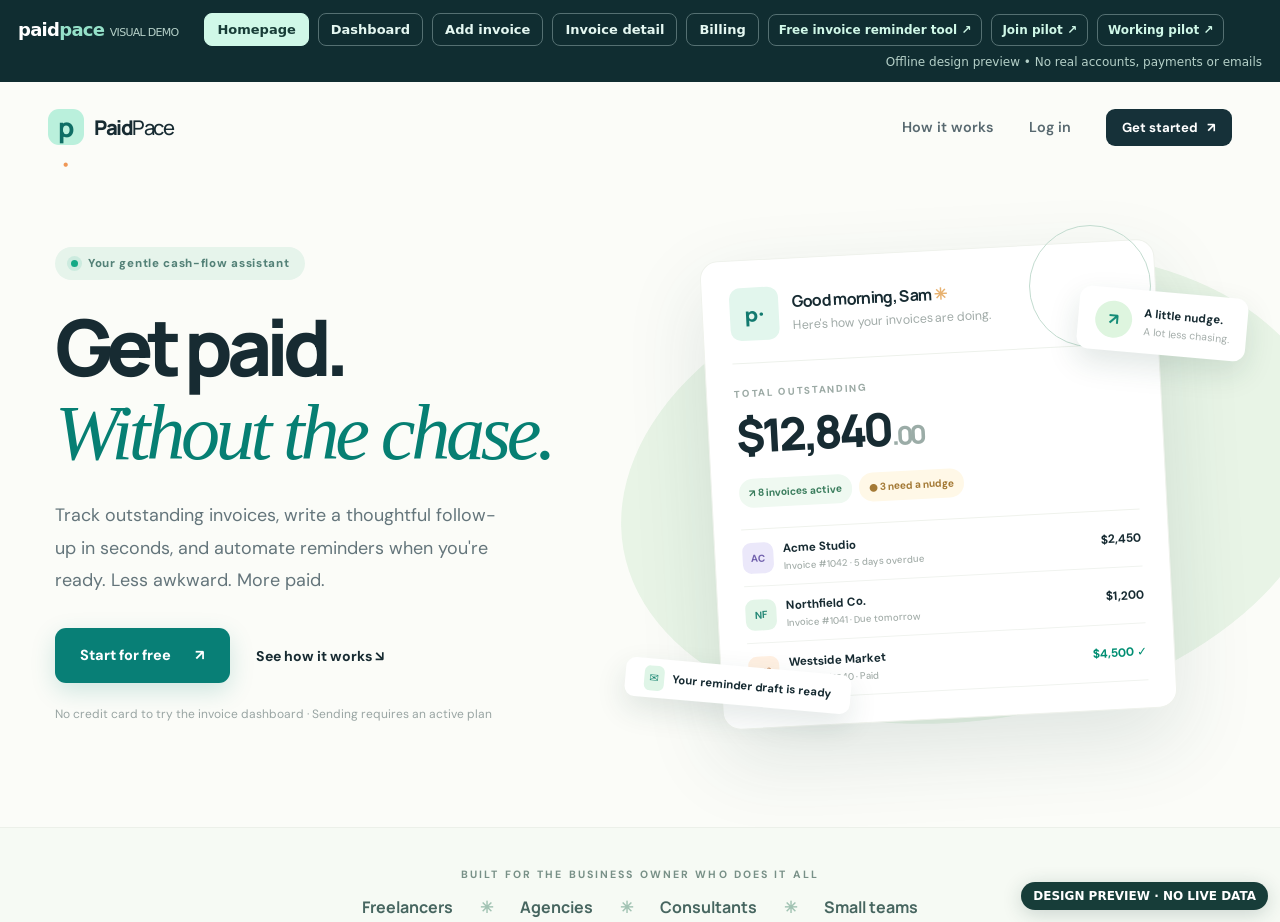
<file: index.html>
<!doctype html><html lang="en"><head><meta charset="utf-8"><meta name="viewport" content="width=device-width,initial-scale=1"><title>PaidPace • Interactive Design Preview</title><style>
*{box-sizing:border-box}body{margin:0;background:#102d31;color:#fff;font:14px system-ui,-apple-system,Segoe UI,sans-serif}.toolbar{display:flex;align-items:center;flex-wrap:wrap;gap:9px;padding:13px 18px;min-height:60px}.toolbar strong{font-size:18px;letter-spacing:-.04em;margin-right:17px}.toolbar strong b{color:#95e1c9}.toolbar button{border:1px solid #557072;background:transparent;color:#e4f7f1;font:600 13px system-ui;border-radius:8px;padding:8px 12px;cursor:pointer}.toolbar button.active{background:#d0f8e8;color:#173c37;border-color:#d0f8e8}.toolbar .note{font-size:12px;margin-left:auto;color:#b5d0c8}.notice{display:none;padding:12px 20px;background:#fff5d7;color:#765300;font-size:13px}.notice.show{display:block}iframe{display:block;width:100%;height:calc(100vh - 60px);border:0;background:#fff}button:hover{opacity:.9}@media(max-width:740px){.toolbar strong{width:100%}.toolbar .note{margin:2px 0;width:100%}iframe{height:calc(100vh - 118px)}}
</style></head><body><div class="toolbar"><strong>paid<b>pace</b> <span style="font:500 11px system-ui;color:#b5d0c8">VISUAL DEMO</span></strong><button data-page="home" class="active">Homepage</button><button data-page="dashboard">Dashboard</button><button data-page="invoice">Add invoice</button><button data-page="details">Invoice detail</button><button data-page="billing">Billing</button><a href="/reminder-generator.html" style="color:#d0f8e8;font-size:12px;font-weight:750;text-decoration:none;border:1px solid #557072;padding:8px 10px;border-radius:8px">Free invoice reminder tool ↗</a><a href="/pilot.html" style="color:#d0f8e8;font-size:12px;font-weight:750;text-decoration:none;border:1px solid #557072;padding:8px 10px;border-radius:8px">Join pilot ↗</a><a href="/pilot-app.html" style="color:#d0f8e8;font-size:12px;font-weight:750;text-decoration:none;border:1px solid #557072;padding:8px 10px;border-radius:8px">Working pilot ↗</a><span class="note">Offline design preview • No real accounts, payments or emails</span></div><div id="notice" class="notice" role="status"></div><iframe id="viewport" title="PaidPace website design" sandbox="allow-same-origin allow-scripts"></iframe><script>
const pages={"home": "\u003c!doctype html\u003e\n\u003chtml lang=\"en\"\u003e\n\u003chead\u003e\n  \u003cmeta charset=\"utf-8\"\u003e\u003cmeta name=\"viewport\" content=\"width=device-width, initial-scale=1\"\u003e\n  \u003cmeta name=\"description\" content=\"PaidPace makes overdue invoice follow-ups feel effortless.\"\u003e\n  \u003ctitle\u003eGet paid without the awkward follow-up — PaidPace\u003c/title\u003e\n  \u003cstyle\u003e@import url('https://fonts.googleapis.com/css2?family=DM+Sans:wght@400;500;600;700\u0026family=Manrope:wght@400;500;600;700;800\u0026display=swap');\n:root{--ink:#172b32;--sub:#73838a;--teal:#087f76;--teal-dark:#086d67;--mint:#dcf5e9;--sage:#e9f6ee;--cream:#f7f8f5;--line:#e7ece9;--white:#fff;--navy:#163139;--yellow:#fdebb0;--coral:#f3c6a6;--shadow:0 15px 60px rgba(18,50,48,.065);font-family:'DM Sans',system-ui,sans-serif}\n*{box-sizing:border-box}html{scroll-behavior:smooth}body{margin:0;background:var(--cream);color:var(--ink);-webkit-font-smoothing:antialiased}a{color:inherit;text-decoration:none}button,input,textarea{font:inherit}button{cursor:pointer}h1,h2,h3,p{margin-top:0}h1,h2,h3{font-family:Manrope,'DM Sans',sans-serif;letter-spacing:-.045em}h1 em,h2 em{font-family:Georgia,serif;font-weight:400;letter-spacing:-.055em;color:var(--teal)}h1{font-size:clamp(2.4rem,4vw,3.6rem);line-height:1.11}h2{font-size:1.4rem}p{line-height:1.65}small{font-size:.78rem}.muted{color:var(--sub)}.eyebrow,.section-label{font-size:.68rem;color:var(--teal);font-weight:800;letter-spacing:.16em}.eyebrow.small{margin-bottom:13px}.btn{display:inline-flex;align-items:center;justify-content:center;gap:24px;padding:15px 22px;border-radius:11px;border:1px solid transparent;font-size:.91rem;font-weight:750;white-space:nowrap;text-align:center;transition:.16s ease}.btn:hover{transform:translateY(-1px);filter:brightness(.98)}.btn:focus-visible,a:focus-visible,input:focus-visible,textarea:focus-visible{outline:3px solid rgba(8,127,118,.35);outline-offset:2px}.btn-primary{background:#087f76;color:white;box-shadow:0 8px 25px rgba(8,127,118,.18)}.btn-dark{background:var(--navy);color:white}.btn-light{background:#fff;color:var(--ink)}.btn-outline{background:white;border:1px solid #dfe7e3;color:var(--ink)}.btn-small{padding:9px 15px;border-radius:9px;font-size:.82rem;gap:9px}.btn-full{width:100%}.btn:disabled{opacity:.45;cursor:not-allowed;transform:none;filter:none}.brand{display:flex;align-items:center;gap:10px;font-family:Manrope,sans-serif;font-size:1.27rem;font-weight:800;letter-spacing:-.07em;color:#fff}.logo{background:#baf0dc;color:#0f6e65;width:36px;height:36px;border-radius:11px;display:grid;place-items:center;font-size:1.65rem;font-weight:800;letter-spacing:-.15em;padding-right:4px}.logo span{color:#ef9756}.brand-light{font-weight:500}.dark-brand{color:var(--ink)}\n/* Public marketing */\n.public-layout{background:#fbfcf8}.public-header{height:90px;display:flex;align-items:center;justify-content:space-between;max-width:1350px;margin:auto;padding:0 48px}.public-header nav{display:flex;gap:35px;align-items:center;color:#586970;font-size:.9rem;font-weight:600}.public-header .btn{color:white}.hero{display:grid;grid-template-columns:1fr 1fr;align-items:center;max-width:1350px;margin:auto;padding:72px 55px 102px;min-height:655px;gap:25px;overflow:hidden}.hero-main{max-width:560px;z-index:1}.hero .eyebrow{display:inline-flex;align-items:center;gap:10px;color:#538177;background:#e6f4eb;border-radius:30px;padding:9px 16px;font-size:.72rem;letter-spacing:.06em}.pulse{width:7px;height:7px;border-radius:100%;background:#13a986;box-shadow:0 0 0 4px rgba(19,169,134,.12)}.hero h1{font-size:clamp(3.9rem,6.1vw,6.5rem);font-weight:800;line-height:1.065;letter-spacing:-.085em;margin:25px 0}.hero h1 em{color:#067f73}.hero-main\u003ep{font-size:1.12rem;line-height:1.8;color:#64757b;max-width:460px}.hero-actions{display:flex;align-items:center;gap:26px;margin-top:32px}.hero .btn{padding:17px 24px}.text-link{color:var(--ink);font-weight:700;font-size:.88rem}.hero-footnote{font-size:.75rem;color:#99a5a3;margin-top:23px}.hero-visual{position:relative;min-height:460px;display:flex;align-items:center;justify-content:center}.hero-visual:before{content:'';position:absolute;inset:1% -19% 0 -6%;background:#e8f4e6;border-radius:50%;transform:rotate(-10deg)}.hero-visual:after{content:'';position:absolute;width:120px;height:120px;right:13%;top:-25px;border:1px solid #c3dcd0;border-radius:50%}.app-preview{position:relative;width:455px;max-width:100%;min-height:375px;background:white;border-radius:18px;padding:27px;box-shadow:0 30px 80px rgba(39,79,75,.13);transform:rotate(-3deg);border:1px solid #eff2ec}.preview-head{display:flex;align-items:center;gap:13px;padding-bottom:22px;border-bottom:1px solid #edf1eb}.preview-symbol{background:#e2f6ed;color:#127a6f;padding:13px 15px;border-radius:11px;font-weight:800;font-size:1.3rem}.fake-lines b{font-family:Manrope,sans-serif;font-size:1rem;display:block;letter-spacing:-.04em}.fake-lines b span{color:#e7b16f}.fake-lines small{display:block;color:#a1aba8;margin-top:5px}.preview-label{font-size:.62rem;letter-spacing:.17em;color:#9caaa5;font-weight:800;margin-top:23px}.preview-number{font-size:2.85rem;font-family:Manrope;font-weight:800;letter-spacing:-.075em;margin:4px 0 12px}.preview-number span{font-size:1.6rem;color:#9baca7}.preview-pills{display:flex;gap:7px;flex-wrap:wrap}.preview-pills span{font-size:.64rem;border-radius:14px;background:#eff9f1;padding:8px 10px;color:#397c5c;font-weight:700}.preview-pills span+span{background:#fff8e7;color:#a47a36}.preview-list{margin-top:21px;border-top:1px solid #eff2ec}.preview-list\u003ediv{display:flex;align-items:center;gap:10px;padding:12px 0;border-bottom:1px solid #f0f3ef;font-size:.73rem;font-weight:700}.preview-list\u003ediv\u003espan:nth-child(2){flex:1}.preview-list small{display:block;color:#a3ada9;font-size:.6rem;font-weight:500;margin-top:3px}.preview-list strong{font-size:.75rem}.preview-av{width:31px;height:31px;border-radius:9px;display:grid;place-items:center;font-size:.63rem}.lavender{background:#ebe8fa;color:#7161ad}.mint{background:#e3f5e8;color:#258876}.peach{background:#fff0e2;color:#bd7841}.paid-text{color:#008e72}.floating-badge{position:absolute;right:-22px;top:42px;z-index:3;background:#fff;border-radius:12px;box-shadow:0 12px 30px rgba(25,66,55,.13);padding:13px 17px;display:flex;gap:12px;align-items:center;transform:rotate(5deg)}.badge-icon{background:#def5df;border-radius:100%;color:#168d79;width:37px;height:37px;display:grid;place-items:center;font-weight:800}.floating-badge strong,.floating-badge small{display:block}.floating-badge strong{font-size:.72rem}.floating-badge small{color:#a4adaa;font-size:.65rem;margin-top:4px}.mini-notice{position:absolute;background:#fff;bottom:14px;left:-28px;box-shadow:0 12px 30px rgba(25,66,55,.12);border-radius:10px;padding:12px 19px;font-size:.71rem;font-weight:700;transform:rotate(5deg)}.mini-notice span{background:#dff5e7;border-radius:6px;padding:5px;margin-right:6px;color:#218a77}.trust-strip{padding:34px 30px;text-align:center;border-top:1px solid #ecf0e9;border-bottom:1px solid #ecf0e9;background:#f6faf4}.trust-strip\u003espan{font-size:.66rem;letter-spacing:.2em;color:#789087;font-weight:700}.trust-strip\u003ediv{font-family:Manrope;color:#476660;font-size:1rem;font-weight:700;margin-top:13px}.trust-strip i{color:#a2c3b3;font-style:normal;margin:0 24px}.features-section{max-width:1250px;margin:auto;text-align:center;padding:112px 35px}.features-section h2{font-size:clamp(2.6rem,4.3vw,4.4rem);line-height:1.12;margin:22px 0 17px}.section-intro{color:#86958d}.feature-grid{display:grid;grid-template-columns:repeat(3,1fr);gap:19px;margin-top:50px;text-align:left}.feature{background:#fff;border:1px solid #e9eeea;padding:32px 28px;border-radius:16px}.feature-symbol{display:flex;justify-content:space-between;color:#9cb9ae;font-size:.78rem;font-weight:800;letter-spacing:.1em}.feature-symbol i{font-size:2rem;font-style:normal;color:#148478}.feature h3{font-size:1.25rem;margin:38px 0 12px}.feature p{color:#829189;font-size:.9rem;line-height:1.7}.price-section{padding:0 45px 100px;max-width:1330px;margin:auto}.price-panel{background:#173a3b;min-height:400px;border-radius:24px;color:white;padding:65px 85px;display:flex;align-items:center;justify-content:space-between;gap:25px}.price-panel .section-label{color:#80ceb9}.price-panel h2{font-size:3rem;margin:22px 0}.price-panel p{max-width:530px;color:#bbd0c9}.price-panel .btn{margin-top:13px}.price-orb{width:235px;height:235px;background:#c3efde;color:#14554e;border-radius:50%;display:flex;align-items:center;justify-content:center;flex-direction:column;flex-shrink:0;transform:rotate(-5deg)}.price-orb small{font-size:.6rem;font-weight:800;letter-spacing:.14em}.price-orb strong{font:800 4.5rem Manrope;letter-spacing:-.08em}.price-orb\u003espan{font-size:.77rem}.price-orb p{font-size:.6rem;color:#528378}.public-footer{display:flex;align-items:center;justify-content:space-between;max-width:1250px;margin:auto;padding:25px 40px 45px;color:#74847e;font-size:.76rem;border-top:1px solid #edf0ea}.public-footer .brand{font-size:1rem}.public-footer .logo{width:25px;height:25px;font-size:1.2rem;border-radius:6px}.public-footer a:hover{text-decoration:underline}\n/* Authentication */\n.auth-page{max-width:1220px;margin:38px auto 100px;padding:35px 40px;display:grid;grid-template-columns:1fr 470px;align-items:center;gap:90px;min-height:630px}.auth-copy h1{font-size:3.5rem;line-height:1.16;margin:25px 0}.auth-copy p{max-width:400px;color:#728580}.auth-graphic{margin-top:55px;display:flex;align-items:center;gap:16px;color:#4f8074;font-weight:700}.auth-graphic\u003espan{font-size:3rem}.auth-graphic small{display:block;color:#9dada4;margin-top:5px}.auth-card{background:white;border:1px solid #e7ede7;border-radius:19px;padding:47px 42px;box-shadow:var(--shadow)}.form-kicker{color:#087f76;font-size:.68rem;letter-spacing:.15em;font-weight:800}.auth-card h2{font-size:1.8rem;margin:15px 0 8px}.auth-card p{font-size:.86rem}.stacked-form{display:flex;flex-direction:column;gap:20px;margin-top:27px}.stacked-form label,.invoice-form label{font-size:.83rem;font-weight:700;color:#31494d;display:flex;flex-direction:column;gap:9px}.stacked-form input,.invoice-form input,.invoice-form textarea{width:100%;border:1px solid #dfe9e3;border-radius:9px;padding:14px 14px;background:#fff;color:#233c3e;outline:none}.stacked-form input:focus,.invoice-form input:focus,.invoice-form textarea:focus{border-color:#1b9d8b;box-shadow:0 0 0 3px #b7eee1}.auth-switch{text-align:center;color:#899991;font-size:.82rem;margin-top:25px}.auth-switch a{color:#087f76;font-weight:800}.alert{padding:13px 18px;border-radius:10px;font-size:.82rem;margin:0 0 18px}.success-alert{background:#e5f7ed;color:#28664e}.error-alert{background:#fff0ed;color:#a94439}\n/* Dashboard */\n.app-layout{display:flex;min-height:100vh;background:#f8faf8}.sidebar{background:#18363c;width:250px;min-width:250px;min-height:100vh;position:sticky;top:0;height:100vh;display:flex;flex-direction:column;padding:29px 16px 23px;color:#c4d6d3;z-index:5}.sidebar .brand{padding-left:13px;margin-bottom:60px}.nav-caption{font-size:.63rem;letter-spacing:.18em;font-weight:800;color:#789995;margin:0 13px 13px}.secondary-caption{margin-top:35px}.sidenav{display:flex;flex-direction:column;gap:4px}.sidenav a{display:flex;align-items:center;gap:13px;border-radius:9px;padding:13px 15px;font-size:.84rem;font-weight:600;color:#9eb9b7}.sidenav a.active,.sidenav a:hover{background:#285057;color:white}.nav-icon{width:19px;text-align:center;font-size:1.18rem;color:#90bab2}.sidenav a.active .nav-icon{color:#c3f5dd}.sidebar-bottom{margin-top:auto;border-top:1px solid #325058;padding-top:18px}.mini-user{display:flex;align-items:center;gap:10px}.avatar{width:34px;height:34px;border-radius:10px;background:#9edbc9;color:#175448;display:grid;place-items:center;font-weight:800}.user-meta{min-width:0}.user-meta b,.user-meta small{display:block;overflow:hidden;text-overflow:ellipsis;white-space:nowrap;max-width:160px}.user-meta b{font-size:.75rem;color:white}.user-meta small{font-size:.67rem;color:#9fc2ba;margin-top:3px}.logout-btn{background:none;border:0;color:#accac5;padding:15px 3px 2px;width:100%;display:flex;justify-content:space-between;font-size:.78rem;font-weight:600}.main-shell{flex:1;min-width:0;display:flex;flex-direction:column}.topbar{height:75px;background:white;border-bottom:1px solid var(--line);display:flex;align-items:center;justify-content:space-between;padding:0 44px}.topbar-tag{font-size:.76rem;color:#718781;font-weight:600}.status-dot{display:inline-block;background:#45b89b;height:7px;width:7px;border-radius:50%;margin-right:8px}.topbar-link{color:#087f76;font-weight:800;font-size:.82rem}.mobile-brand{display:none}.content{max-width:1480px;width:100%;margin:0 auto;padding:45px 43px 70px;flex:1}.page-intro{display:flex;align-items:flex-end;justify-content:space-between;gap:20px;margin-bottom:31px}.page-intro h1{font-size:clamp(2rem,3.7vw,3.1rem);margin:0 0 8px;font-weight:800}.page-intro p{font-size:.86rem;color:#91a09b;margin:0}.page-intro.compact{margin-bottom:32px}.page-intro.compact h1{font-size:2.65rem}.stat-grid{display:grid;grid-template-columns:repeat(3,minmax(0,1fr));gap:19px;margin-bottom:29px}.stat-card{padding:25px 26px;background:white;border:1px solid #e8eee9;min-height:174px;border-radius:14px;position:relative;overflow:hidden}.stat-card.highlight{background:#0c8478;color:white;border-color:#0c8478}.stat-top{display:flex;justify-content:space-between;align-items:center;font-size:.81rem;font-weight:700;color:#6a827e}.highlight .stat-top{color:#d9f5e8}.stat-top\u003espan{font-size:1.35rem}.stat-icon{width:30px;height:30px;background:#fff5db;display:grid;place-items:center;border-radius:9px;font-size:1.1rem!important}.stat-icon.gold{color:#b39141}.stat-icon.teal{background:#dcf7e9;color:#138575}.stat-value{font:800 clamp(1.7rem,2.9vw,2.8rem) Manrope;letter-spacing:-.055em;margin:19px 0 4px}.stat-bottom{font-size:.73rem;color:#8a9a95}.highlight .stat-bottom{color:#daf3e7}.stat-deco{width:150px;height:150px;border:20px solid rgba(255,255,255,.08);border-radius:50%;position:absolute;right:-85px;bottom:-90px}.table-card{background:#fff;border:1px solid #e7ede9;border-radius:15px;overflow:hidden;box-shadow:0 4px 24px rgba(28,67,55,.018)}.table-head{padding:26px 29px;display:flex;justify-content:space-between;align-items:center;gap:20px}.table-head h2{font-size:1.37rem;margin:8px 0 0}.count-chip{border-radius:30px;padding:5px 10px;background:#eff5f1;font-size:.7rem;color:#70867c;vertical-align:middle;margin-left:4px}.table-actions{display:flex;gap:8px}.table-scroll{overflow-x:auto}table{width:100%;border-collapse:collapse;font-size:.82rem}th{font-size:.62rem;letter-spacing:.13em;color:#a0ada7;font-weight:800;text-align:left;background:#fafbf9;padding:15px 28px}td{padding:17px 28px;border-top:1px solid #eff3ef;color:#73847e}td:first-child{min-width:135px}.table-main{font-weight:800;color:#244a49}.table-main:hover{text-decoration:underline}.client-name{color:#2c4744;font-weight:700;display:block}.client-email{color:#a0aca5;display:block;margin-top:4px}.table-money{font-weight:800;color:#264640;white-space:nowrap}.nowrap{white-space:nowrap}.status{border-radius:30px;display:inline-flex;align-items:center;gap:7px;padding:7px 12px;font-size:.7rem;font-weight:800;white-space:nowrap}.status i{width:6px;height:6px;border-radius:100%;background:currentColor}.status.overdue{background:#fff0e6;color:#be7549}.status.upcoming{background:#eff3f2;color:#718680}.status.paid{background:#e1f5e8;color:#168366}.status.due{background:#fff5db;color:#b58536}.table-arrow{font-size:1.2rem;color:#599083}.empty-state{text-align:center;padding:60px 20px 80px}.empty-illustration{background:#e5f5ea;color:#22937e;width:78px;height:78px;border-radius:24px;display:grid;place-items:center;margin:0 auto 25px;position:relative}.empty-illustration span{font-size:2rem}.empty-illustration i{position:absolute;font-style:normal;right:-13px;top:-13px;color:#e8ac75;font-size:1.5rem}.empty-state h3{font-size:1.25rem}.empty-state p{max-width:390px;margin:auto;color:#91a19a;font-size:.86rem}.empty-actions{margin-top:26px;display:flex;justify-content:center;gap:12px}.tip-banner{display:flex;align-items:center;gap:17px;background:#edf7f0;border:1px solid #e3f0e7;border-radius:13px;padding:21px 26px;margin-top:28px}.tip-icon{background:#d5f0df;border-radius:10px;width:42px;height:42px;display:grid;place-items:center;color:#32856b;font-size:1.5rem;flex-shrink:0}.tip-banner strong{font-size:.85rem}.tip-banner p{margin:4px 0 0;color:#7f9a8a;font-size:.76rem}.tip-banner a{font-size:.77rem;color:#18806b;font-weight:800;white-space:nowrap;margin-left:auto}.app-footer{text-align:center;padding:20px;color:#a0ada5;font-size:.7rem;border-top:1px solid #e9efeb}.app-footer a:hover{text-decoration:underline}\n/* Details and forms */\n.backrow{margin:-9px 0 25px;color:#879b91;font-size:.78rem;font-weight:700}.backrow a:hover{color:#0b8379}.form-card,.panel{background:#fff;border:1px solid #e8eeea;border-radius:15px;padding:30px 34px;margin-bottom:20px}.form-card{max-width:790px}.form-card.narrower{max-width:680px}.invoice-form label small,.invoice-form label em{font-weight:500;font-style:normal;color:#9aa8a1}.invoice-form label em{color:#bd7949}.form-section-heading{display:flex;gap:15px;align-items:center;margin-bottom:23px}.form-section-heading\u003espan{width:39px;height:39px;border-radius:11px;background:#e3f3e9;color:#148471;display:grid;place-items:center;font-size:.78rem;font-weight:800}.form-section-heading strong{font-size:1rem}.form-section-heading small{display:block;color:#9daba5;margin-top:4px;font-size:.74rem}.form-grid{display:grid;gap:19px;margin-bottom:23px}.form-grid.two{grid-template-columns:1fr 1fr}.prefix-input{position:relative}.prefix-input span{position:absolute;top:14px;left:16px;color:#899b93}.prefix-input input{padding-left:30px}.invoice-form textarea{resize:vertical}.form-divider{height:1px;border:0;background:#edf1ed;margin:34px 0}.form-footer{margin-top:32px;display:flex;align-items:center;justify-content:space-between;gap:20px;border-top:1px solid #edf1ed;padding-top:24px}.form-footer span{color:#9aaba3;font-size:.72rem}.detail-grid{display:grid;grid-template-columns:minmax(0,1.65fr) minmax(275px,1fr);gap:20px}.detail-main .panel{margin-bottom:20px}.panel-heading{display:flex;justify-content:space-between;align-items:center;gap:15px;margin-bottom:22px}.panel-heading h2{font-size:1.13rem;margin:0}.panel-heading .section-label{margin-bottom:8px}.invoice-amount{font:800 3rem Manrope;letter-spacing:-.06em;color:#1f5049;margin:6px 0 29px}.detail-facts{display:flex;gap:50px;padding-top:18px;border-top:1px solid #edf1ed}.detail-facts small,.detail-facts b{display:block}.detail-facts small{color:#9daba4;margin-bottom:6px}.detail-facts b{font-size:.87rem}.invoice-note{color:#93a39b;margin:22px 0 0;font-size:.85rem}.simple-link{display:inline-block;margin-top:18px;color:#098576;font-size:.8rem;font-weight:700}.draft-tag{background:#f2f6f2;color:#6c9382;border-radius:20px;padding:7px 11px;font-size:.67rem;font-weight:700}.draft-content{border:1px solid #e7ede8;border-radius:10px;padding:22px;background:#fbfcfa;font-size:.84rem}.draft-content b{font-size:.81rem}.email-body{white-space:pre-line;color:#697d76;line-height:1.75;margin-top:17px}.fineprint{font-size:.72rem;color:#9aaba1;line-height:1.6;margin:13px 0}.fineprint a{color:#0a8275;text-decoration:underline}.draft-actions{display:flex;gap:10px}.detail-side .panel{padding:26px}.detail-side .panel p{font-size:.8rem}.detail-side .panel h2{font-size:1.03rem}.accent-panel{background:#e9f7ed;border-color:#e0f0e4}.accent-panel .panel-heading{margin-bottom:10px}.accent-panel p{color:#668779}.auto-state{margin:17px 0}.danger-panel{border-color:#f3e6e2}.danger-panel p{color:#a0ada3}.plain-danger{border:0;background:none;padding:0;color:#b5584c;font-weight:800;font-size:.8rem}.activity-list{list-style:none;margin:0;padding:0}.activity-list li{display:flex;align-items:center;gap:12px;border-top:1px solid #eff2ee;padding:14px 0}.activity-dot{width:10px;height:10px;background:#f1c597;border-radius:50%}.activity-dot.sent{background:#20a081}.activity-list b{display:block;font-size:.82rem}.activity-list small{display:block;color:#9eada4;margin-top:3px}.upload-icon{background:#e6f5ec;width:57px;height:57px;color:#1f8c72;border-radius:15px;display:grid;place-items:center;font-size:1.8rem;margin-bottom:22px}.form-card h2{margin-bottom:8px}.code-headers{background:#f1f5f1;border-radius:9px;padding:14px;font:12px ui-monospace,monospace;overflow-x:auto}.billing-grid{display:grid;grid-template-columns:minmax(0,1.15fr) minmax(320px,.85fr);gap:22px}.billing-card{background:#fff;border:1px solid #e5ede6;border-radius:15px;padding:40px}.card-tag{color:#128377;font-size:.7rem;letter-spacing:.1em;font-weight:800}.billing-card h2{font-size:1.6rem;margin:15px 0}.billing-price{font:800 3.5rem Manrope;letter-spacing:-.07em;margin:24px 0 9px}.billing-price span{font:500 .9rem 'DM Sans';color:#a0aca5;letter-spacing:0}.tick-list{padding:0;list-style:none;margin:25px 0}.tick-list li{padding:10px 0;border-bottom:1px solid #edf2ed;font-size:.85rem;color:#637b70}.tick-list li:before{content:'✓';color:#0b937e;font-weight:800;margin-right:12px}.setup-note{border-radius:12px;background:#edf7f1;padding:18px;font-size:.85rem}.setup-note p{font-size:.76rem;color:#698878;margin:7px 0 0}.setup-panel{height:max-content}.setup-step{display:flex;gap:14px;margin:23px 0}.setup-step\u003espan{width:31px;height:31px;border-radius:50%;flex-shrink:0;display:grid;place-items:center;font-size:.8rem;font-weight:800}.step-check{background:#dff5e8;color:#17816a}.step-wait{background:#f2f3ed;color:#819087}.setup-step strong{display:block;font-size:.84rem}.setup-step small{display:block;color:#9aaba2;margin-top:5px}.danger-settings{border-color:#f1e2df;margin-top:24px}.danger-button{color:#ac5548;border-color:#eed5d2}\n/* Simple legal */\n.simple-public{min-height:64vh;padding:100px 30px;display:grid;place-items:center}.simple-card{padding:55px;max-width:570px;background:white;border:1px solid #e6eee7;border-radius:18px;text-align:center}.simple-card .big-icon{font-size:3rem;color:#188576}.simple-card h1{font-size:2.1rem;margin:20px 0}.simple-card p{color:#799087}.legal-page{max-width:850px;margin:65px auto 100px;padding:10px 40px}.legal-page h1{font-size:2.8rem}.legal-page h2{font-size:1.25rem;margin-top:30px}.legal-page p{color:#71837a}\n@media(max-width:1110px){.sidebar{width:215px;min-width:215px}.content{padding:40px 26px}.topbar{padding:0 26px}.hero{padding:60px 35px}.hero h1{font-size:4.3rem}.floating-badge{right:-5px}.auth-page{gap:30px}.stat-card{padding:20px}}\n@media(max-width:850px){.hero{grid-template-columns:1fr;min-height:auto;padding:50px 35px 75px;gap:45px}.hero-main{max-width:650px}.hero-visual{max-width:600px;margin:auto;width:100%}.hero h1{font-size:4.7rem}.feature-grid{grid-template-columns:1fr}.price-panel{padding:45px}.price-orb{width:170px;height:170px}.price-orb strong{font-size:3.2rem}.auth-page{grid-template-columns:1fr;padding:20px 35px;min-height:auto}.auth-copy{display:none}.auth-card{max-width:480px;width:100%;margin:auto}.sidebar{width:74px;min-width:74px;padding:25px 9px}.sidebar .brand{margin-bottom:40px;padding-left:8px}.sidebar .brand\u003espan:last-child,.nav-caption,.sidenav a{font-size:0}.sidebar .brand\u003e.logo{font-size:1.5rem}.sidenav a{justify-content:center;padding:14px 9px}.nav-icon{font-size:1.3rem}.user-meta,.logout-btn{display:none}.mini-user{justify-content:center}.stat-grid{grid-template-columns:repeat(2,1fr)}.stat-grid .stat-card:last-child{grid-column:span 2}.detail-grid,.billing-grid{grid-template-columns:1fr}.tip-banner a{display:none}}\n@media(max-width:590px){.public-header{padding:0 19px;height:72px}.public-header nav{gap:14px;font-size:.78rem}.public-header nav a:first-child{display:none}.public-header .brand{font-size:1.13rem}.hero{padding:43px 21px 55px}.hero h1{font-size:3.55rem}.hero-main\u003ep{font-size:1rem}.hero-actions{gap:17px;flex-wrap:wrap}.hero-visual{min-height:365px}.app-preview{transform:rotate(-2deg);padding:18px;min-height:auto}.preview-number{font-size:2.1rem}.floating-badge{top:3px;right:-9px}.mini-notice{left:0;bottom:0}.trust-strip\u003ediv{line-height:2}.trust-strip i{margin:0 8px}.features-section{padding:72px 20px}.features-section h2{font-size:2.3rem}.feature-grid{margin-top:30px}.price-section{padding:0 15px 50px}.price-panel{padding:35px 25px;flex-direction:column;align-items:flex-start}.price-panel h2{font-size:2.3rem}.price-orb{align-self:center}.public-footer{padding:20px;gap:20px}.public-footer .brand{display:none}.auth-card{padding:34px 24px}.auth-page{padding:18px}.sidebar{height:auto;min-height:0;width:100%;position:fixed;top:auto;bottom:0;padding:10px 15px;flex-direction:row;align-items:center;justify-content:center;z-index:10;border-radius:16px 16px 0 0}.sidebar .brand,.sidebar .nav-caption,.sidebar .secondary-caption,.sidebar-bottom,.sidebar .sidenav:nth-of-type(2){display:none}.sidebar .sidenav{flex-direction:row;gap:12px}.sidebar .sidenav a{font-size:.55rem;flex-direction:column;gap:3px;padding:5px 14px}.sidebar .nav-icon{font-size:1.35rem}.main-shell{padding-bottom:68px}.topbar{height:62px;padding:0 19px}.topbar-tag{display:none}.mobile-brand{display:block;font:800 1.15rem Manrope;letter-spacing:-.065em}.mobile-brand span{font-weight:500}.content{padding:28px 18px 50px}.page-intro{align-items:flex-start}.page-intro\u003e.btn{display:none}.page-intro h1{font-size:2rem}.page-intro.compact h1{font-size:2rem}.stat-grid{gap:10px}.stat-card{padding:16px;min-height:134px}.stat-value{font-size:1.5rem}.stat-top{font-size:.68rem}.stat-bottom{font-size:.67rem}.table-head{padding:22px 18px;align-items:flex-start;flex-direction:column}.table-actions{width:100%}.table-actions\u003e.btn{flex:1}.table-scroll th,.table-scroll td{padding:13px 17px}.tip-banner{padding:17px}.form-card,.panel{padding:23px 18px}.form-grid.two{grid-template-columns:1fr}.form-footer{align-items:stretch;flex-direction:column}.draft-actions{flex-wrap:wrap}.detail-facts{gap:23px}.billing-card{padding:28px 23px}.simple-card{padding:35px 23px}}\n\u003c/style\u003e\n\u003cstyle\u003e.preview-watermark{z-index:10000;position:fixed;right:12px;bottom:12px;pointer-events:none;background:#173d39;color:white;padding:7px 12px;border-radius:99px;font:700 12px system-ui;box-shadow:0 4px 20px #173d3933}\u003c/style\u003e\u003c/head\u003e\n\u003cbody class=\"public-layout\"\u003e\n  \n  \u003cheader class=\"public-header\"\u003e\u003ca class=\"brand dark-brand\" href=\"/\"\u003e\u003cspan class=\"logo\"\u003ep\u003cspan\u003e·\u003c/span\u003e\u003c/span\u003e\u003cspan\u003ePaid\u003cspan class=\"brand-light\"\u003ePace\u003c/span\u003e\u003c/span\u003e\u003c/a\u003e\u003cnav\u003e\u003ca href=\"/#how-it-works\"\u003eHow it works\u003c/a\u003e\u003ca href=\"/login\"\u003eLog in\u003c/a\u003e\u003ca class=\"btn btn-small btn-dark\" href=\"/signup\"\u003eGet started \u003cspan\u003e↗\u003c/span\u003e\u003c/a\u003e\u003c/nav\u003e\u003c/header\u003e\n  \u003cmain\u003e\n\u003csection class=\"hero\"\u003e\u003cdiv class=\"hero-main\"\u003e\u003cdiv class=\"eyebrow\"\u003e\u003cspan class=\"pulse\"\u003e\u003c/span\u003e Your gentle cash-flow assistant\u003c/div\u003e\u003ch1\u003eGet paid.\u003cbr\u003e\u003cem\u003eWithout the chase.\u003c/em\u003e\u003c/h1\u003e\u003cp\u003eTrack outstanding invoices, write a thoughtful follow-up in seconds, and automate reminders when you're ready. Less awkward. More paid.\u003c/p\u003e\u003cdiv class=\"hero-actions\"\u003e\u003ca href=\"/signup\" class=\"btn btn-primary\"\u003eStart for free \u003cspan\u003e↗\u003c/span\u003e\u003c/a\u003e\u003ca class=\"text-link\" href=\"#how-it-works\"\u003eSee how it works ↘\u003c/a\u003e\u003c/div\u003e\u003cdiv class=\"hero-footnote\"\u003eNo credit card to try the invoice dashboard · Sending requires an active plan\u003c/div\u003e\u003c/div\u003e\n\u003cdiv class=\"hero-visual\"\u003e\u003cdiv class=\"floating-badge\"\u003e\u003cspan class=\"badge-icon\"\u003e↗\u003c/span\u003e\u003cspan\u003e\u003cstrong\u003eA little nudge.\u003c/strong\u003e\u003csmall\u003eA lot less chasing.\u003c/small\u003e\u003c/span\u003e\u003c/div\u003e\u003cdiv class=\"app-preview\"\u003e\u003cdiv class=\"preview-head\"\u003e\u003cspan class=\"preview-symbol\"\u003ep·\u003c/span\u003e\u003cdiv class=\"fake-lines\"\u003e\u003cb\u003eGood morning, Sam \u003cspan\u003e✳\u003c/span\u003e\u003c/b\u003e\u003csmall\u003eHere's how your invoices are doing.\u003c/small\u003e\u003c/div\u003e\u003c/div\u003e\u003cdiv class=\"preview-label\"\u003eTOTAL OUTSTANDING\u003c/div\u003e\u003cdiv class=\"preview-number\"\u003e$12,840\u003cspan\u003e.00\u003c/span\u003e\u003c/div\u003e\u003cdiv class=\"preview-pills\"\u003e\u003cspan\u003e↗ 8 invoices active\u003c/span\u003e\u003cspan\u003e● 3 need a nudge\u003c/span\u003e\u003c/div\u003e\u003cdiv class=\"preview-list\"\u003e\u003cdiv\u003e\u003cspan class=\"preview-av lavender\"\u003eAC\u003c/span\u003e\u003cspan\u003eAcme Studio\u003csmall\u003eInvoice #1042 · 5 days overdue\u003c/small\u003e\u003c/span\u003e\u003cstrong\u003e$2,450\u003c/strong\u003e\u003c/div\u003e\u003cdiv\u003e\u003cspan class=\"preview-av mint\"\u003eNF\u003c/span\u003e\u003cspan\u003eNorthfield Co.\u003csmall\u003eInvoice #1041 · Due tomorrow\u003c/small\u003e\u003c/span\u003e\u003cstrong\u003e$1,200\u003c/strong\u003e\u003c/div\u003e\u003cdiv\u003e\u003cspan class=\"preview-av peach\"\u003eWS\u003c/span\u003e\u003cspan\u003eWestside Market\u003csmall\u003eInvoice #1040 · Paid\u003c/small\u003e\u003c/span\u003e\u003cstrong class=\"paid-text\"\u003e$4,500 ✓\u003c/strong\u003e\u003c/div\u003e\u003c/div\u003e\u003c/div\u003e\u003cdiv class=\"mini-notice\"\u003e\u003cspan\u003e✉\u003c/span\u003e Your reminder draft is ready\u003c/div\u003e\u003c/div\u003e\u003c/section\u003e\n\u003csection class=\"trust-strip\"\u003e\u003cspan\u003eBUILT FOR THE BUSINESS OWNER WHO DOES IT ALL\u003c/span\u003e\u003cdiv\u003eFreelancers \u003ci\u003e✳\u003c/i\u003e Agencies \u003ci\u003e✳\u003c/i\u003e Consultants \u003ci\u003e✳\u003c/i\u003e Small teams\u003c/div\u003e\u003c/section\u003e\n\u003csection class=\"features-section\" id=\"how-it-works\"\u003e\u003cdiv class=\"section-label\"\u003eTHE SIMPLER WAY\u003c/div\u003e\u003ch2\u003eYour invoices, handled\u003cbr\u003e\u003cem\u003ewith a human touch.\u003c/em\u003e\u003c/h2\u003e\u003cp class=\"section-intro\"\u003eA three-step workflow that makes following up feel less like a second job.\u003c/p\u003e\u003cdiv class=\"feature-grid\"\u003e\u003carticle class=\"feature\"\u003e\u003cspan class=\"feature-symbol\"\u003e01 \u003ci\u003e▤\u003c/i\u003e\u003c/span\u003e\u003ch3\u003ePut everything in one place\u003c/h3\u003e\u003cp\u003eAdd an invoice in under a minute or bring over a CSV of what you're already tracking.\u003c/p\u003e\u003c/article\u003e\u003carticle class=\"feature\"\u003e\u003cspan class=\"feature-symbol\"\u003e02 \u003ci\u003e✎\u003c/i\u003e\u003c/span\u003e\u003ch3\u003eSkip the awkward wording\u003c/h3\u003e\u003cp\u003eGet ready-to-use, polite reminder drafts. Review them before anyone receives an email.\u003c/p\u003e\u003c/article\u003e\u003carticle class=\"feature\"\u003e\u003cspan class=\"feature-symbol\"\u003e03 \u003ci\u003e↗\u003c/i\u003e\u003c/span\u003e\u003ch3\u003eKeep it moving\u003c/h3\u003e\u003cp\u003eOnce email and billing are configured, opt individual invoices into automatic follow-ups. You stay in control.\u003c/p\u003e\u003c/article\u003e\u003c/div\u003e\u003c/section\u003e\n\u003csection class=\"price-section\"\u003e\u003cdiv class=\"price-panel\"\u003e\u003cdiv\u003e\u003cspan class=\"section-label\"\u003eSIMPLE BY DESIGN\u003c/span\u003e\u003ch2\u003eLess chasing.\u003cbr\u003eMore breathing room.\u003c/h2\u003e\u003cp\u003eTry the invoice dashboard free. A proposed $12/month subscription unlocks email delivery and automatic reminders once payments are activated.\u003c/p\u003e\u003ca href=\"/signup\" class=\"btn btn-light\"\u003eCreate your account ↗\u003c/a\u003e\u003c/div\u003e\u003cdiv class=\"price-orb\"\u003e\u003csmall\u003ePLANNED MONTHLY PRICE\u003c/small\u003e\u003cstrong\u003e$12\u003c/strong\u003e\u003cspan\u003e/month\u003c/span\u003e\u003cp\u003eNo percentage of invoices collected.\u003c/p\u003e\u003c/div\u003e\u003c/div\u003e\u003c/section\u003e\n\u003c/main\u003e\n  \u003cfooter class=\"public-footer\"\u003e\u003ca class=\"brand dark-brand\" href=\"/\"\u003e\u003cspan class=\"logo\"\u003ep\u003cspan\u003e·\u003c/span\u003e\u003c/span\u003e PaidPace\u003c/a\u003e\u003cdiv\u003e© PaidPace · \u003ca href=\"/privacy\"\u003ePrivacy\u003c/a\u003e · \u003ca href=\"/terms\"\u003eTerms\u003c/a\u003e\u003c/div\u003e\u003c/footer\u003e\n  \n\u003cdiv class=\"preview-watermark\"\u003eDESIGN PREVIEW · NO LIVE DATA\u003c/div\u003e\u003c/body\u003e\u003c/html\u003e", "login": "\u003c!doctype html\u003e\n\u003chtml lang=\"en\"\u003e\n\u003chead\u003e\n  \u003cmeta charset=\"utf-8\"\u003e\u003cmeta name=\"viewport\" content=\"width=device-width, initial-scale=1\"\u003e\n  \u003cmeta name=\"description\" content=\"PaidPace makes overdue invoice follow-ups feel effortless.\"\u003e\n  \u003ctitle\u003eLog in — PaidPace\u003c/title\u003e\n  \u003cstyle\u003e@import url('https://fonts.googleapis.com/css2?family=DM+Sans:wght@400;500;600;700\u0026family=Manrope:wght@400;500;600;700;800\u0026display=swap');\n:root{--ink:#172b32;--sub:#73838a;--teal:#087f76;--teal-dark:#086d67;--mint:#dcf5e9;--sage:#e9f6ee;--cream:#f7f8f5;--line:#e7ece9;--white:#fff;--navy:#163139;--yellow:#fdebb0;--coral:#f3c6a6;--shadow:0 15px 60px rgba(18,50,48,.065);font-family:'DM Sans',system-ui,sans-serif}\n*{box-sizing:border-box}html{scroll-behavior:smooth}body{margin:0;background:var(--cream);color:var(--ink);-webkit-font-smoothing:antialiased}a{color:inherit;text-decoration:none}button,input,textarea{font:inherit}button{cursor:pointer}h1,h2,h3,p{margin-top:0}h1,h2,h3{font-family:Manrope,'DM Sans',sans-serif;letter-spacing:-.045em}h1 em,h2 em{font-family:Georgia,serif;font-weight:400;letter-spacing:-.055em;color:var(--teal)}h1{font-size:clamp(2.4rem,4vw,3.6rem);line-height:1.11}h2{font-size:1.4rem}p{line-height:1.65}small{font-size:.78rem}.muted{color:var(--sub)}.eyebrow,.section-label{font-size:.68rem;color:var(--teal);font-weight:800;letter-spacing:.16em}.eyebrow.small{margin-bottom:13px}.btn{display:inline-flex;align-items:center;justify-content:center;gap:24px;padding:15px 22px;border-radius:11px;border:1px solid transparent;font-size:.91rem;font-weight:750;white-space:nowrap;text-align:center;transition:.16s ease}.btn:hover{transform:translateY(-1px);filter:brightness(.98)}.btn:focus-visible,a:focus-visible,input:focus-visible,textarea:focus-visible{outline:3px solid rgba(8,127,118,.35);outline-offset:2px}.btn-primary{background:#087f76;color:white;box-shadow:0 8px 25px rgba(8,127,118,.18)}.btn-dark{background:var(--navy);color:white}.btn-light{background:#fff;color:var(--ink)}.btn-outline{background:white;border:1px solid #dfe7e3;color:var(--ink)}.btn-small{padding:9px 15px;border-radius:9px;font-size:.82rem;gap:9px}.btn-full{width:100%}.btn:disabled{opacity:.45;cursor:not-allowed;transform:none;filter:none}.brand{display:flex;align-items:center;gap:10px;font-family:Manrope,sans-serif;font-size:1.27rem;font-weight:800;letter-spacing:-.07em;color:#fff}.logo{background:#baf0dc;color:#0f6e65;width:36px;height:36px;border-radius:11px;display:grid;place-items:center;font-size:1.65rem;font-weight:800;letter-spacing:-.15em;padding-right:4px}.logo span{color:#ef9756}.brand-light{font-weight:500}.dark-brand{color:var(--ink)}\n/* Public marketing */\n.public-layout{background:#fbfcf8}.public-header{height:90px;display:flex;align-items:center;justify-content:space-between;max-width:1350px;margin:auto;padding:0 48px}.public-header nav{display:flex;gap:35px;align-items:center;color:#586970;font-size:.9rem;font-weight:600}.public-header .btn{color:white}.hero{display:grid;grid-template-columns:1fr 1fr;align-items:center;max-width:1350px;margin:auto;padding:72px 55px 102px;min-height:655px;gap:25px;overflow:hidden}.hero-main{max-width:560px;z-index:1}.hero .eyebrow{display:inline-flex;align-items:center;gap:10px;color:#538177;background:#e6f4eb;border-radius:30px;padding:9px 16px;font-size:.72rem;letter-spacing:.06em}.pulse{width:7px;height:7px;border-radius:100%;background:#13a986;box-shadow:0 0 0 4px rgba(19,169,134,.12)}.hero h1{font-size:clamp(3.9rem,6.1vw,6.5rem);font-weight:800;line-height:1.065;letter-spacing:-.085em;margin:25px 0}.hero h1 em{color:#067f73}.hero-main\u003ep{font-size:1.12rem;line-height:1.8;color:#64757b;max-width:460px}.hero-actions{display:flex;align-items:center;gap:26px;margin-top:32px}.hero .btn{padding:17px 24px}.text-link{color:var(--ink);font-weight:700;font-size:.88rem}.hero-footnote{font-size:.75rem;color:#99a5a3;margin-top:23px}.hero-visual{position:relative;min-height:460px;display:flex;align-items:center;justify-content:center}.hero-visual:before{content:'';position:absolute;inset:1% -19% 0 -6%;background:#e8f4e6;border-radius:50%;transform:rotate(-10deg)}.hero-visual:after{content:'';position:absolute;width:120px;height:120px;right:13%;top:-25px;border:1px solid #c3dcd0;border-radius:50%}.app-preview{position:relative;width:455px;max-width:100%;min-height:375px;background:white;border-radius:18px;padding:27px;box-shadow:0 30px 80px rgba(39,79,75,.13);transform:rotate(-3deg);border:1px solid #eff2ec}.preview-head{display:flex;align-items:center;gap:13px;padding-bottom:22px;border-bottom:1px solid #edf1eb}.preview-symbol{background:#e2f6ed;color:#127a6f;padding:13px 15px;border-radius:11px;font-weight:800;font-size:1.3rem}.fake-lines b{font-family:Manrope,sans-serif;font-size:1rem;display:block;letter-spacing:-.04em}.fake-lines b span{color:#e7b16f}.fake-lines small{display:block;color:#a1aba8;margin-top:5px}.preview-label{font-size:.62rem;letter-spacing:.17em;color:#9caaa5;font-weight:800;margin-top:23px}.preview-number{font-size:2.85rem;font-family:Manrope;font-weight:800;letter-spacing:-.075em;margin:4px 0 12px}.preview-number span{font-size:1.6rem;color:#9baca7}.preview-pills{display:flex;gap:7px;flex-wrap:wrap}.preview-pills span{font-size:.64rem;border-radius:14px;background:#eff9f1;padding:8px 10px;color:#397c5c;font-weight:700}.preview-pills span+span{background:#fff8e7;color:#a47a36}.preview-list{margin-top:21px;border-top:1px solid #eff2ec}.preview-list\u003ediv{display:flex;align-items:center;gap:10px;padding:12px 0;border-bottom:1px solid #f0f3ef;font-size:.73rem;font-weight:700}.preview-list\u003ediv\u003espan:nth-child(2){flex:1}.preview-list small{display:block;color:#a3ada9;font-size:.6rem;font-weight:500;margin-top:3px}.preview-list strong{font-size:.75rem}.preview-av{width:31px;height:31px;border-radius:9px;display:grid;place-items:center;font-size:.63rem}.lavender{background:#ebe8fa;color:#7161ad}.mint{background:#e3f5e8;color:#258876}.peach{background:#fff0e2;color:#bd7841}.paid-text{color:#008e72}.floating-badge{position:absolute;right:-22px;top:42px;z-index:3;background:#fff;border-radius:12px;box-shadow:0 12px 30px rgba(25,66,55,.13);padding:13px 17px;display:flex;gap:12px;align-items:center;transform:rotate(5deg)}.badge-icon{background:#def5df;border-radius:100%;color:#168d79;width:37px;height:37px;display:grid;place-items:center;font-weight:800}.floating-badge strong,.floating-badge small{display:block}.floating-badge strong{font-size:.72rem}.floating-badge small{color:#a4adaa;font-size:.65rem;margin-top:4px}.mini-notice{position:absolute;background:#fff;bottom:14px;left:-28px;box-shadow:0 12px 30px rgba(25,66,55,.12);border-radius:10px;padding:12px 19px;font-size:.71rem;font-weight:700;transform:rotate(5deg)}.mini-notice span{background:#dff5e7;border-radius:6px;padding:5px;margin-right:6px;color:#218a77}.trust-strip{padding:34px 30px;text-align:center;border-top:1px solid #ecf0e9;border-bottom:1px solid #ecf0e9;background:#f6faf4}.trust-strip\u003espan{font-size:.66rem;letter-spacing:.2em;color:#789087;font-weight:700}.trust-strip\u003ediv{font-family:Manrope;color:#476660;font-size:1rem;font-weight:700;margin-top:13px}.trust-strip i{color:#a2c3b3;font-style:normal;margin:0 24px}.features-section{max-width:1250px;margin:auto;text-align:center;padding:112px 35px}.features-section h2{font-size:clamp(2.6rem,4.3vw,4.4rem);line-height:1.12;margin:22px 0 17px}.section-intro{color:#86958d}.feature-grid{display:grid;grid-template-columns:repeat(3,1fr);gap:19px;margin-top:50px;text-align:left}.feature{background:#fff;border:1px solid #e9eeea;padding:32px 28px;border-radius:16px}.feature-symbol{display:flex;justify-content:space-between;color:#9cb9ae;font-size:.78rem;font-weight:800;letter-spacing:.1em}.feature-symbol i{font-size:2rem;font-style:normal;color:#148478}.feature h3{font-size:1.25rem;margin:38px 0 12px}.feature p{color:#829189;font-size:.9rem;line-height:1.7}.price-section{padding:0 45px 100px;max-width:1330px;margin:auto}.price-panel{background:#173a3b;min-height:400px;border-radius:24px;color:white;padding:65px 85px;display:flex;align-items:center;justify-content:space-between;gap:25px}.price-panel .section-label{color:#80ceb9}.price-panel h2{font-size:3rem;margin:22px 0}.price-panel p{max-width:530px;color:#bbd0c9}.price-panel .btn{margin-top:13px}.price-orb{width:235px;height:235px;background:#c3efde;color:#14554e;border-radius:50%;display:flex;align-items:center;justify-content:center;flex-direction:column;flex-shrink:0;transform:rotate(-5deg)}.price-orb small{font-size:.6rem;font-weight:800;letter-spacing:.14em}.price-orb strong{font:800 4.5rem Manrope;letter-spacing:-.08em}.price-orb\u003espan{font-size:.77rem}.price-orb p{font-size:.6rem;color:#528378}.public-footer{display:flex;align-items:center;justify-content:space-between;max-width:1250px;margin:auto;padding:25px 40px 45px;color:#74847e;font-size:.76rem;border-top:1px solid #edf0ea}.public-footer .brand{font-size:1rem}.public-footer .logo{width:25px;height:25px;font-size:1.2rem;border-radius:6px}.public-footer a:hover{text-decoration:underline}\n/* Authentication */\n.auth-page{max-width:1220px;margin:38px auto 100px;padding:35px 40px;display:grid;grid-template-columns:1fr 470px;align-items:center;gap:90px;min-height:630px}.auth-copy h1{font-size:3.5rem;line-height:1.16;margin:25px 0}.auth-copy p{max-width:400px;color:#728580}.auth-graphic{margin-top:55px;display:flex;align-items:center;gap:16px;color:#4f8074;font-weight:700}.auth-graphic\u003espan{font-size:3rem}.auth-graphic small{display:block;color:#9dada4;margin-top:5px}.auth-card{background:white;border:1px solid #e7ede7;border-radius:19px;padding:47px 42px;box-shadow:var(--shadow)}.form-kicker{color:#087f76;font-size:.68rem;letter-spacing:.15em;font-weight:800}.auth-card h2{font-size:1.8rem;margin:15px 0 8px}.auth-card p{font-size:.86rem}.stacked-form{display:flex;flex-direction:column;gap:20px;margin-top:27px}.stacked-form label,.invoice-form label{font-size:.83rem;font-weight:700;color:#31494d;display:flex;flex-direction:column;gap:9px}.stacked-form input,.invoice-form input,.invoice-form textarea{width:100%;border:1px solid #dfe9e3;border-radius:9px;padding:14px 14px;background:#fff;color:#233c3e;outline:none}.stacked-form input:focus,.invoice-form input:focus,.invoice-form textarea:focus{border-color:#1b9d8b;box-shadow:0 0 0 3px #b7eee1}.auth-switch{text-align:center;color:#899991;font-size:.82rem;margin-top:25px}.auth-switch a{color:#087f76;font-weight:800}.alert{padding:13px 18px;border-radius:10px;font-size:.82rem;margin:0 0 18px}.success-alert{background:#e5f7ed;color:#28664e}.error-alert{background:#fff0ed;color:#a94439}\n/* Dashboard */\n.app-layout{display:flex;min-height:100vh;background:#f8faf8}.sidebar{background:#18363c;width:250px;min-width:250px;min-height:100vh;position:sticky;top:0;height:100vh;display:flex;flex-direction:column;padding:29px 16px 23px;color:#c4d6d3;z-index:5}.sidebar .brand{padding-left:13px;margin-bottom:60px}.nav-caption{font-size:.63rem;letter-spacing:.18em;font-weight:800;color:#789995;margin:0 13px 13px}.secondary-caption{margin-top:35px}.sidenav{display:flex;flex-direction:column;gap:4px}.sidenav a{display:flex;align-items:center;gap:13px;border-radius:9px;padding:13px 15px;font-size:.84rem;font-weight:600;color:#9eb9b7}.sidenav a.active,.sidenav a:hover{background:#285057;color:white}.nav-icon{width:19px;text-align:center;font-size:1.18rem;color:#90bab2}.sidenav a.active .nav-icon{color:#c3f5dd}.sidebar-bottom{margin-top:auto;border-top:1px solid #325058;padding-top:18px}.mini-user{display:flex;align-items:center;gap:10px}.avatar{width:34px;height:34px;border-radius:10px;background:#9edbc9;color:#175448;display:grid;place-items:center;font-weight:800}.user-meta{min-width:0}.user-meta b,.user-meta small{display:block;overflow:hidden;text-overflow:ellipsis;white-space:nowrap;max-width:160px}.user-meta b{font-size:.75rem;color:white}.user-meta small{font-size:.67rem;color:#9fc2ba;margin-top:3px}.logout-btn{background:none;border:0;color:#accac5;padding:15px 3px 2px;width:100%;display:flex;justify-content:space-between;font-size:.78rem;font-weight:600}.main-shell{flex:1;min-width:0;display:flex;flex-direction:column}.topbar{height:75px;background:white;border-bottom:1px solid var(--line);display:flex;align-items:center;justify-content:space-between;padding:0 44px}.topbar-tag{font-size:.76rem;color:#718781;font-weight:600}.status-dot{display:inline-block;background:#45b89b;height:7px;width:7px;border-radius:50%;margin-right:8px}.topbar-link{color:#087f76;font-weight:800;font-size:.82rem}.mobile-brand{display:none}.content{max-width:1480px;width:100%;margin:0 auto;padding:45px 43px 70px;flex:1}.page-intro{display:flex;align-items:flex-end;justify-content:space-between;gap:20px;margin-bottom:31px}.page-intro h1{font-size:clamp(2rem,3.7vw,3.1rem);margin:0 0 8px;font-weight:800}.page-intro p{font-size:.86rem;color:#91a09b;margin:0}.page-intro.compact{margin-bottom:32px}.page-intro.compact h1{font-size:2.65rem}.stat-grid{display:grid;grid-template-columns:repeat(3,minmax(0,1fr));gap:19px;margin-bottom:29px}.stat-card{padding:25px 26px;background:white;border:1px solid #e8eee9;min-height:174px;border-radius:14px;position:relative;overflow:hidden}.stat-card.highlight{background:#0c8478;color:white;border-color:#0c8478}.stat-top{display:flex;justify-content:space-between;align-items:center;font-size:.81rem;font-weight:700;color:#6a827e}.highlight .stat-top{color:#d9f5e8}.stat-top\u003espan{font-size:1.35rem}.stat-icon{width:30px;height:30px;background:#fff5db;display:grid;place-items:center;border-radius:9px;font-size:1.1rem!important}.stat-icon.gold{color:#b39141}.stat-icon.teal{background:#dcf7e9;color:#138575}.stat-value{font:800 clamp(1.7rem,2.9vw,2.8rem) Manrope;letter-spacing:-.055em;margin:19px 0 4px}.stat-bottom{font-size:.73rem;color:#8a9a95}.highlight .stat-bottom{color:#daf3e7}.stat-deco{width:150px;height:150px;border:20px solid rgba(255,255,255,.08);border-radius:50%;position:absolute;right:-85px;bottom:-90px}.table-card{background:#fff;border:1px solid #e7ede9;border-radius:15px;overflow:hidden;box-shadow:0 4px 24px rgba(28,67,55,.018)}.table-head{padding:26px 29px;display:flex;justify-content:space-between;align-items:center;gap:20px}.table-head h2{font-size:1.37rem;margin:8px 0 0}.count-chip{border-radius:30px;padding:5px 10px;background:#eff5f1;font-size:.7rem;color:#70867c;vertical-align:middle;margin-left:4px}.table-actions{display:flex;gap:8px}.table-scroll{overflow-x:auto}table{width:100%;border-collapse:collapse;font-size:.82rem}th{font-size:.62rem;letter-spacing:.13em;color:#a0ada7;font-weight:800;text-align:left;background:#fafbf9;padding:15px 28px}td{padding:17px 28px;border-top:1px solid #eff3ef;color:#73847e}td:first-child{min-width:135px}.table-main{font-weight:800;color:#244a49}.table-main:hover{text-decoration:underline}.client-name{color:#2c4744;font-weight:700;display:block}.client-email{color:#a0aca5;display:block;margin-top:4px}.table-money{font-weight:800;color:#264640;white-space:nowrap}.nowrap{white-space:nowrap}.status{border-radius:30px;display:inline-flex;align-items:center;gap:7px;padding:7px 12px;font-size:.7rem;font-weight:800;white-space:nowrap}.status i{width:6px;height:6px;border-radius:100%;background:currentColor}.status.overdue{background:#fff0e6;color:#be7549}.status.upcoming{background:#eff3f2;color:#718680}.status.paid{background:#e1f5e8;color:#168366}.status.due{background:#fff5db;color:#b58536}.table-arrow{font-size:1.2rem;color:#599083}.empty-state{text-align:center;padding:60px 20px 80px}.empty-illustration{background:#e5f5ea;color:#22937e;width:78px;height:78px;border-radius:24px;display:grid;place-items:center;margin:0 auto 25px;position:relative}.empty-illustration span{font-size:2rem}.empty-illustration i{position:absolute;font-style:normal;right:-13px;top:-13px;color:#e8ac75;font-size:1.5rem}.empty-state h3{font-size:1.25rem}.empty-state p{max-width:390px;margin:auto;color:#91a19a;font-size:.86rem}.empty-actions{margin-top:26px;display:flex;justify-content:center;gap:12px}.tip-banner{display:flex;align-items:center;gap:17px;background:#edf7f0;border:1px solid #e3f0e7;border-radius:13px;padding:21px 26px;margin-top:28px}.tip-icon{background:#d5f0df;border-radius:10px;width:42px;height:42px;display:grid;place-items:center;color:#32856b;font-size:1.5rem;flex-shrink:0}.tip-banner strong{font-size:.85rem}.tip-banner p{margin:4px 0 0;color:#7f9a8a;font-size:.76rem}.tip-banner a{font-size:.77rem;color:#18806b;font-weight:800;white-space:nowrap;margin-left:auto}.app-footer{text-align:center;padding:20px;color:#a0ada5;font-size:.7rem;border-top:1px solid #e9efeb}.app-footer a:hover{text-decoration:underline}\n/* Details and forms */\n.backrow{margin:-9px 0 25px;color:#879b91;font-size:.78rem;font-weight:700}.backrow a:hover{color:#0b8379}.form-card,.panel{background:#fff;border:1px solid #e8eeea;border-radius:15px;padding:30px 34px;margin-bottom:20px}.form-card{max-width:790px}.form-card.narrower{max-width:680px}.invoice-form label small,.invoice-form label em{font-weight:500;font-style:normal;color:#9aa8a1}.invoice-form label em{color:#bd7949}.form-section-heading{display:flex;gap:15px;align-items:center;margin-bottom:23px}.form-section-heading\u003espan{width:39px;height:39px;border-radius:11px;background:#e3f3e9;color:#148471;display:grid;place-items:center;font-size:.78rem;font-weight:800}.form-section-heading strong{font-size:1rem}.form-section-heading small{display:block;color:#9daba5;margin-top:4px;font-size:.74rem}.form-grid{display:grid;gap:19px;margin-bottom:23px}.form-grid.two{grid-template-columns:1fr 1fr}.prefix-input{position:relative}.prefix-input span{position:absolute;top:14px;left:16px;color:#899b93}.prefix-input input{padding-left:30px}.invoice-form textarea{resize:vertical}.form-divider{height:1px;border:0;background:#edf1ed;margin:34px 0}.form-footer{margin-top:32px;display:flex;align-items:center;justify-content:space-between;gap:20px;border-top:1px solid #edf1ed;padding-top:24px}.form-footer span{color:#9aaba3;font-size:.72rem}.detail-grid{display:grid;grid-template-columns:minmax(0,1.65fr) minmax(275px,1fr);gap:20px}.detail-main .panel{margin-bottom:20px}.panel-heading{display:flex;justify-content:space-between;align-items:center;gap:15px;margin-bottom:22px}.panel-heading h2{font-size:1.13rem;margin:0}.panel-heading .section-label{margin-bottom:8px}.invoice-amount{font:800 3rem Manrope;letter-spacing:-.06em;color:#1f5049;margin:6px 0 29px}.detail-facts{display:flex;gap:50px;padding-top:18px;border-top:1px solid #edf1ed}.detail-facts small,.detail-facts b{display:block}.detail-facts small{color:#9daba4;margin-bottom:6px}.detail-facts b{font-size:.87rem}.invoice-note{color:#93a39b;margin:22px 0 0;font-size:.85rem}.simple-link{display:inline-block;margin-top:18px;color:#098576;font-size:.8rem;font-weight:700}.draft-tag{background:#f2f6f2;color:#6c9382;border-radius:20px;padding:7px 11px;font-size:.67rem;font-weight:700}.draft-content{border:1px solid #e7ede8;border-radius:10px;padding:22px;background:#fbfcfa;font-size:.84rem}.draft-content b{font-size:.81rem}.email-body{white-space:pre-line;color:#697d76;line-height:1.75;margin-top:17px}.fineprint{font-size:.72rem;color:#9aaba1;line-height:1.6;margin:13px 0}.fineprint a{color:#0a8275;text-decoration:underline}.draft-actions{display:flex;gap:10px}.detail-side .panel{padding:26px}.detail-side .panel p{font-size:.8rem}.detail-side .panel h2{font-size:1.03rem}.accent-panel{background:#e9f7ed;border-color:#e0f0e4}.accent-panel .panel-heading{margin-bottom:10px}.accent-panel p{color:#668779}.auto-state{margin:17px 0}.danger-panel{border-color:#f3e6e2}.danger-panel p{color:#a0ada3}.plain-danger{border:0;background:none;padding:0;color:#b5584c;font-weight:800;font-size:.8rem}.activity-list{list-style:none;margin:0;padding:0}.activity-list li{display:flex;align-items:center;gap:12px;border-top:1px solid #eff2ee;padding:14px 0}.activity-dot{width:10px;height:10px;background:#f1c597;border-radius:50%}.activity-dot.sent{background:#20a081}.activity-list b{display:block;font-size:.82rem}.activity-list small{display:block;color:#9eada4;margin-top:3px}.upload-icon{background:#e6f5ec;width:57px;height:57px;color:#1f8c72;border-radius:15px;display:grid;place-items:center;font-size:1.8rem;margin-bottom:22px}.form-card h2{margin-bottom:8px}.code-headers{background:#f1f5f1;border-radius:9px;padding:14px;font:12px ui-monospace,monospace;overflow-x:auto}.billing-grid{display:grid;grid-template-columns:minmax(0,1.15fr) minmax(320px,.85fr);gap:22px}.billing-card{background:#fff;border:1px solid #e5ede6;border-radius:15px;padding:40px}.card-tag{color:#128377;font-size:.7rem;letter-spacing:.1em;font-weight:800}.billing-card h2{font-size:1.6rem;margin:15px 0}.billing-price{font:800 3.5rem Manrope;letter-spacing:-.07em;margin:24px 0 9px}.billing-price span{font:500 .9rem 'DM Sans';color:#a0aca5;letter-spacing:0}.tick-list{padding:0;list-style:none;margin:25px 0}.tick-list li{padding:10px 0;border-bottom:1px solid #edf2ed;font-size:.85rem;color:#637b70}.tick-list li:before{content:'✓';color:#0b937e;font-weight:800;margin-right:12px}.setup-note{border-radius:12px;background:#edf7f1;padding:18px;font-size:.85rem}.setup-note p{font-size:.76rem;color:#698878;margin:7px 0 0}.setup-panel{height:max-content}.setup-step{display:flex;gap:14px;margin:23px 0}.setup-step\u003espan{width:31px;height:31px;border-radius:50%;flex-shrink:0;display:grid;place-items:center;font-size:.8rem;font-weight:800}.step-check{background:#dff5e8;color:#17816a}.step-wait{background:#f2f3ed;color:#819087}.setup-step strong{display:block;font-size:.84rem}.setup-step small{display:block;color:#9aaba2;margin-top:5px}.danger-settings{border-color:#f1e2df;margin-top:24px}.danger-button{color:#ac5548;border-color:#eed5d2}\n/* Simple legal */\n.simple-public{min-height:64vh;padding:100px 30px;display:grid;place-items:center}.simple-card{padding:55px;max-width:570px;background:white;border:1px solid #e6eee7;border-radius:18px;text-align:center}.simple-card .big-icon{font-size:3rem;color:#188576}.simple-card h1{font-size:2.1rem;margin:20px 0}.simple-card p{color:#799087}.legal-page{max-width:850px;margin:65px auto 100px;padding:10px 40px}.legal-page h1{font-size:2.8rem}.legal-page h2{font-size:1.25rem;margin-top:30px}.legal-page p{color:#71837a}\n@media(max-width:1110px){.sidebar{width:215px;min-width:215px}.content{padding:40px 26px}.topbar{padding:0 26px}.hero{padding:60px 35px}.hero h1{font-size:4.3rem}.floating-badge{right:-5px}.auth-page{gap:30px}.stat-card{padding:20px}}\n@media(max-width:850px){.hero{grid-template-columns:1fr;min-height:auto;padding:50px 35px 75px;gap:45px}.hero-main{max-width:650px}.hero-visual{max-width:600px;margin:auto;width:100%}.hero h1{font-size:4.7rem}.feature-grid{grid-template-columns:1fr}.price-panel{padding:45px}.price-orb{width:170px;height:170px}.price-orb strong{font-size:3.2rem}.auth-page{grid-template-columns:1fr;padding:20px 35px;min-height:auto}.auth-copy{display:none}.auth-card{max-width:480px;width:100%;margin:auto}.sidebar{width:74px;min-width:74px;padding:25px 9px}.sidebar .brand{margin-bottom:40px;padding-left:8px}.sidebar .brand\u003espan:last-child,.nav-caption,.sidenav a{font-size:0}.sidebar .brand\u003e.logo{font-size:1.5rem}.sidenav a{justify-content:center;padding:14px 9px}.nav-icon{font-size:1.3rem}.user-meta,.logout-btn{display:none}.mini-user{justify-content:center}.stat-grid{grid-template-columns:repeat(2,1fr)}.stat-grid .stat-card:last-child{grid-column:span 2}.detail-grid,.billing-grid{grid-template-columns:1fr}.tip-banner a{display:none}}\n@media(max-width:590px){.public-header{padding:0 19px;height:72px}.public-header nav{gap:14px;font-size:.78rem}.public-header nav a:first-child{display:none}.public-header .brand{font-size:1.13rem}.hero{padding:43px 21px 55px}.hero h1{font-size:3.55rem}.hero-main\u003ep{font-size:1rem}.hero-actions{gap:17px;flex-wrap:wrap}.hero-visual{min-height:365px}.app-preview{transform:rotate(-2deg);padding:18px;min-height:auto}.preview-number{font-size:2.1rem}.floating-badge{top:3px;right:-9px}.mini-notice{left:0;bottom:0}.trust-strip\u003ediv{line-height:2}.trust-strip i{margin:0 8px}.features-section{padding:72px 20px}.features-section h2{font-size:2.3rem}.feature-grid{margin-top:30px}.price-section{padding:0 15px 50px}.price-panel{padding:35px 25px;flex-direction:column;align-items:flex-start}.price-panel h2{font-size:2.3rem}.price-orb{align-self:center}.public-footer{padding:20px;gap:20px}.public-footer .brand{display:none}.auth-card{padding:34px 24px}.auth-page{padding:18px}.sidebar{height:auto;min-height:0;width:100%;position:fixed;top:auto;bottom:0;padding:10px 15px;flex-direction:row;align-items:center;justify-content:center;z-index:10;border-radius:16px 16px 0 0}.sidebar .brand,.sidebar .nav-caption,.sidebar .secondary-caption,.sidebar-bottom,.sidebar .sidenav:nth-of-type(2){display:none}.sidebar .sidenav{flex-direction:row;gap:12px}.sidebar .sidenav a{font-size:.55rem;flex-direction:column;gap:3px;padding:5px 14px}.sidebar .nav-icon{font-size:1.35rem}.main-shell{padding-bottom:68px}.topbar{height:62px;padding:0 19px}.topbar-tag{display:none}.mobile-brand{display:block;font:800 1.15rem Manrope;letter-spacing:-.065em}.mobile-brand span{font-weight:500}.content{padding:28px 18px 50px}.page-intro{align-items:flex-start}.page-intro\u003e.btn{display:none}.page-intro h1{font-size:2rem}.page-intro.compact h1{font-size:2rem}.stat-grid{gap:10px}.stat-card{padding:16px;min-height:134px}.stat-value{font-size:1.5rem}.stat-top{font-size:.68rem}.stat-bottom{font-size:.67rem}.table-head{padding:22px 18px;align-items:flex-start;flex-direction:column}.table-actions{width:100%}.table-actions\u003e.btn{flex:1}.table-scroll th,.table-scroll td{padding:13px 17px}.tip-banner{padding:17px}.form-card,.panel{padding:23px 18px}.form-grid.two{grid-template-columns:1fr}.form-footer{align-items:stretch;flex-direction:column}.draft-actions{flex-wrap:wrap}.detail-facts{gap:23px}.billing-card{padding:28px 23px}.simple-card{padding:35px 23px}}\n\u003c/style\u003e\n\u003cstyle\u003e.preview-watermark{z-index:10000;position:fixed;right:12px;bottom:12px;pointer-events:none;background:#173d39;color:white;padding:7px 12px;border-radius:99px;font:700 12px system-ui;box-shadow:0 4px 20px #173d3933}\u003c/style\u003e\u003c/head\u003e\n\u003cbody class=\"public-layout\"\u003e\n  \n  \u003cheader class=\"public-header\"\u003e\u003ca class=\"brand dark-brand\" href=\"/\"\u003e\u003cspan class=\"logo\"\u003ep\u003cspan\u003e·\u003c/span\u003e\u003c/span\u003e\u003cspan\u003ePaid\u003cspan class=\"brand-light\"\u003ePace\u003c/span\u003e\u003c/span\u003e\u003c/a\u003e\u003cnav\u003e\u003ca href=\"/#how-it-works\"\u003eHow it works\u003c/a\u003e\u003ca href=\"/login\"\u003eLog in\u003c/a\u003e\u003ca class=\"btn btn-small btn-dark\" href=\"/signup\"\u003eGet started \u003cspan\u003e↗\u003c/span\u003e\u003c/a\u003e\u003c/nav\u003e\u003c/header\u003e\n  \u003cmain\u003e\u003csection class=\"auth-page\"\u003e\u003cdiv class=\"auth-copy\"\u003e\u003cspan class=\"eyebrow\"\u003ePaidPace / GET STARTED\u003c/span\u003e\u003ch1\u003eBetter cash flow,\u003cbr\u003e\u003cem\u003eless back-and-forth.\u003c/em\u003e\u003c/h1\u003e\u003cp\u003eBring clarity to what's owed, then let thoughtfully written reminders do the talking.\u003c/p\u003e\u003cdiv class=\"auth-graphic\"\u003e\u003cspan\u003e✳\u003c/span\u003e\u003cdiv\u003eKeep business moving.\u003csmall\u003eAnd your relationships intact.\u003c/small\u003e\u003c/div\u003e\u003c/div\u003e\u003c/div\u003e\u003cdiv class=\"auth-card\"\u003e\u003cdiv class=\"form-kicker\"\u003eWELCOME BACK\u003c/div\u003e\u003ch2\u003eLog in to PaidPace\u003c/h2\u003e\u003cp class=\"muted\"\u003eYour invoices are right where you left them.\u003c/p\u003e\u003cform action=\"/login\" method=\"post\" class=\"stacked-form\"\u003e\u003cinput type=\"hidden\" name=\"csrf\" value=\"OSJpVERsFYAsEC3LJcg7yVs4lPNBI9EIQPW8EEm5pVk\"\u003e\u003clabel\u003eWork email\u003cinput name=\"email\" type=\"email\" autocomplete=\"email\" placeholder=\"you@business.com\" required\u003e\u003c/label\u003e\u003clabel\u003ePassword\u003cinput name=\"password\" type=\"password\" autocomplete=\"current-password\" minlength=\"1\" placeholder=\"Enter your password\" required\u003e\u003c/label\u003e\u003cbutton class=\"btn btn-primary btn-full\" type=\"submit\"\u003eLog in \u003cspan\u003e↗\u003c/span\u003e\u003c/button\u003e\u003c/form\u003e\u003cdiv class=\"auth-switch\"\u003eNew here? \u003ca href=\"/signup\"\u003eCreate an account\u003c/a\u003e\u003c/div\u003e\u003c/div\u003e\u003c/section\u003e\u003c/main\u003e\n  \u003cfooter class=\"public-footer\"\u003e\u003ca class=\"brand dark-brand\" href=\"/\"\u003e\u003cspan class=\"logo\"\u003ep\u003cspan\u003e·\u003c/span\u003e\u003c/span\u003e PaidPace\u003c/a\u003e\u003cdiv\u003e© PaidPace · \u003ca href=\"/privacy\"\u003ePrivacy\u003c/a\u003e · \u003ca href=\"/terms\"\u003eTerms\u003c/a\u003e\u003c/div\u003e\u003c/footer\u003e\n  \n\u003cdiv class=\"preview-watermark\"\u003eDESIGN PREVIEW · NO LIVE DATA\u003c/div\u003e\u003c/body\u003e\u003c/html\u003e", "signup": "\u003c!doctype html\u003e\n\u003chtml lang=\"en\"\u003e\n\u003chead\u003e\n  \u003cmeta charset=\"utf-8\"\u003e\u003cmeta name=\"viewport\" content=\"width=device-width, initial-scale=1\"\u003e\n  \u003cmeta name=\"description\" content=\"PaidPace makes overdue invoice follow-ups feel effortless.\"\u003e\n  \u003ctitle\u003eGet started — PaidPace\u003c/title\u003e\n  \u003cstyle\u003e@import url('https://fonts.googleapis.com/css2?family=DM+Sans:wght@400;500;600;700\u0026family=Manrope:wght@400;500;600;700;800\u0026display=swap');\n:root{--ink:#172b32;--sub:#73838a;--teal:#087f76;--teal-dark:#086d67;--mint:#dcf5e9;--sage:#e9f6ee;--cream:#f7f8f5;--line:#e7ece9;--white:#fff;--navy:#163139;--yellow:#fdebb0;--coral:#f3c6a6;--shadow:0 15px 60px rgba(18,50,48,.065);font-family:'DM Sans',system-ui,sans-serif}\n*{box-sizing:border-box}html{scroll-behavior:smooth}body{margin:0;background:var(--cream);color:var(--ink);-webkit-font-smoothing:antialiased}a{color:inherit;text-decoration:none}button,input,textarea{font:inherit}button{cursor:pointer}h1,h2,h3,p{margin-top:0}h1,h2,h3{font-family:Manrope,'DM Sans',sans-serif;letter-spacing:-.045em}h1 em,h2 em{font-family:Georgia,serif;font-weight:400;letter-spacing:-.055em;color:var(--teal)}h1{font-size:clamp(2.4rem,4vw,3.6rem);line-height:1.11}h2{font-size:1.4rem}p{line-height:1.65}small{font-size:.78rem}.muted{color:var(--sub)}.eyebrow,.section-label{font-size:.68rem;color:var(--teal);font-weight:800;letter-spacing:.16em}.eyebrow.small{margin-bottom:13px}.btn{display:inline-flex;align-items:center;justify-content:center;gap:24px;padding:15px 22px;border-radius:11px;border:1px solid transparent;font-size:.91rem;font-weight:750;white-space:nowrap;text-align:center;transition:.16s ease}.btn:hover{transform:translateY(-1px);filter:brightness(.98)}.btn:focus-visible,a:focus-visible,input:focus-visible,textarea:focus-visible{outline:3px solid rgba(8,127,118,.35);outline-offset:2px}.btn-primary{background:#087f76;color:white;box-shadow:0 8px 25px rgba(8,127,118,.18)}.btn-dark{background:var(--navy);color:white}.btn-light{background:#fff;color:var(--ink)}.btn-outline{background:white;border:1px solid #dfe7e3;color:var(--ink)}.btn-small{padding:9px 15px;border-radius:9px;font-size:.82rem;gap:9px}.btn-full{width:100%}.btn:disabled{opacity:.45;cursor:not-allowed;transform:none;filter:none}.brand{display:flex;align-items:center;gap:10px;font-family:Manrope,sans-serif;font-size:1.27rem;font-weight:800;letter-spacing:-.07em;color:#fff}.logo{background:#baf0dc;color:#0f6e65;width:36px;height:36px;border-radius:11px;display:grid;place-items:center;font-size:1.65rem;font-weight:800;letter-spacing:-.15em;padding-right:4px}.logo span{color:#ef9756}.brand-light{font-weight:500}.dark-brand{color:var(--ink)}\n/* Public marketing */\n.public-layout{background:#fbfcf8}.public-header{height:90px;display:flex;align-items:center;justify-content:space-between;max-width:1350px;margin:auto;padding:0 48px}.public-header nav{display:flex;gap:35px;align-items:center;color:#586970;font-size:.9rem;font-weight:600}.public-header .btn{color:white}.hero{display:grid;grid-template-columns:1fr 1fr;align-items:center;max-width:1350px;margin:auto;padding:72px 55px 102px;min-height:655px;gap:25px;overflow:hidden}.hero-main{max-width:560px;z-index:1}.hero .eyebrow{display:inline-flex;align-items:center;gap:10px;color:#538177;background:#e6f4eb;border-radius:30px;padding:9px 16px;font-size:.72rem;letter-spacing:.06em}.pulse{width:7px;height:7px;border-radius:100%;background:#13a986;box-shadow:0 0 0 4px rgba(19,169,134,.12)}.hero h1{font-size:clamp(3.9rem,6.1vw,6.5rem);font-weight:800;line-height:1.065;letter-spacing:-.085em;margin:25px 0}.hero h1 em{color:#067f73}.hero-main\u003ep{font-size:1.12rem;line-height:1.8;color:#64757b;max-width:460px}.hero-actions{display:flex;align-items:center;gap:26px;margin-top:32px}.hero .btn{padding:17px 24px}.text-link{color:var(--ink);font-weight:700;font-size:.88rem}.hero-footnote{font-size:.75rem;color:#99a5a3;margin-top:23px}.hero-visual{position:relative;min-height:460px;display:flex;align-items:center;justify-content:center}.hero-visual:before{content:'';position:absolute;inset:1% -19% 0 -6%;background:#e8f4e6;border-radius:50%;transform:rotate(-10deg)}.hero-visual:after{content:'';position:absolute;width:120px;height:120px;right:13%;top:-25px;border:1px solid #c3dcd0;border-radius:50%}.app-preview{position:relative;width:455px;max-width:100%;min-height:375px;background:white;border-radius:18px;padding:27px;box-shadow:0 30px 80px rgba(39,79,75,.13);transform:rotate(-3deg);border:1px solid #eff2ec}.preview-head{display:flex;align-items:center;gap:13px;padding-bottom:22px;border-bottom:1px solid #edf1eb}.preview-symbol{background:#e2f6ed;color:#127a6f;padding:13px 15px;border-radius:11px;font-weight:800;font-size:1.3rem}.fake-lines b{font-family:Manrope,sans-serif;font-size:1rem;display:block;letter-spacing:-.04em}.fake-lines b span{color:#e7b16f}.fake-lines small{display:block;color:#a1aba8;margin-top:5px}.preview-label{font-size:.62rem;letter-spacing:.17em;color:#9caaa5;font-weight:800;margin-top:23px}.preview-number{font-size:2.85rem;font-family:Manrope;font-weight:800;letter-spacing:-.075em;margin:4px 0 12px}.preview-number span{font-size:1.6rem;color:#9baca7}.preview-pills{display:flex;gap:7px;flex-wrap:wrap}.preview-pills span{font-size:.64rem;border-radius:14px;background:#eff9f1;padding:8px 10px;color:#397c5c;font-weight:700}.preview-pills span+span{background:#fff8e7;color:#a47a36}.preview-list{margin-top:21px;border-top:1px solid #eff2ec}.preview-list\u003ediv{display:flex;align-items:center;gap:10px;padding:12px 0;border-bottom:1px solid #f0f3ef;font-size:.73rem;font-weight:700}.preview-list\u003ediv\u003espan:nth-child(2){flex:1}.preview-list small{display:block;color:#a3ada9;font-size:.6rem;font-weight:500;margin-top:3px}.preview-list strong{font-size:.75rem}.preview-av{width:31px;height:31px;border-radius:9px;display:grid;place-items:center;font-size:.63rem}.lavender{background:#ebe8fa;color:#7161ad}.mint{background:#e3f5e8;color:#258876}.peach{background:#fff0e2;color:#bd7841}.paid-text{color:#008e72}.floating-badge{position:absolute;right:-22px;top:42px;z-index:3;background:#fff;border-radius:12px;box-shadow:0 12px 30px rgba(25,66,55,.13);padding:13px 17px;display:flex;gap:12px;align-items:center;transform:rotate(5deg)}.badge-icon{background:#def5df;border-radius:100%;color:#168d79;width:37px;height:37px;display:grid;place-items:center;font-weight:800}.floating-badge strong,.floating-badge small{display:block}.floating-badge strong{font-size:.72rem}.floating-badge small{color:#a4adaa;font-size:.65rem;margin-top:4px}.mini-notice{position:absolute;background:#fff;bottom:14px;left:-28px;box-shadow:0 12px 30px rgba(25,66,55,.12);border-radius:10px;padding:12px 19px;font-size:.71rem;font-weight:700;transform:rotate(5deg)}.mini-notice span{background:#dff5e7;border-radius:6px;padding:5px;margin-right:6px;color:#218a77}.trust-strip{padding:34px 30px;text-align:center;border-top:1px solid #ecf0e9;border-bottom:1px solid #ecf0e9;background:#f6faf4}.trust-strip\u003espan{font-size:.66rem;letter-spacing:.2em;color:#789087;font-weight:700}.trust-strip\u003ediv{font-family:Manrope;color:#476660;font-size:1rem;font-weight:700;margin-top:13px}.trust-strip i{color:#a2c3b3;font-style:normal;margin:0 24px}.features-section{max-width:1250px;margin:auto;text-align:center;padding:112px 35px}.features-section h2{font-size:clamp(2.6rem,4.3vw,4.4rem);line-height:1.12;margin:22px 0 17px}.section-intro{color:#86958d}.feature-grid{display:grid;grid-template-columns:repeat(3,1fr);gap:19px;margin-top:50px;text-align:left}.feature{background:#fff;border:1px solid #e9eeea;padding:32px 28px;border-radius:16px}.feature-symbol{display:flex;justify-content:space-between;color:#9cb9ae;font-size:.78rem;font-weight:800;letter-spacing:.1em}.feature-symbol i{font-size:2rem;font-style:normal;color:#148478}.feature h3{font-size:1.25rem;margin:38px 0 12px}.feature p{color:#829189;font-size:.9rem;line-height:1.7}.price-section{padding:0 45px 100px;max-width:1330px;margin:auto}.price-panel{background:#173a3b;min-height:400px;border-radius:24px;color:white;padding:65px 85px;display:flex;align-items:center;justify-content:space-between;gap:25px}.price-panel .section-label{color:#80ceb9}.price-panel h2{font-size:3rem;margin:22px 0}.price-panel p{max-width:530px;color:#bbd0c9}.price-panel .btn{margin-top:13px}.price-orb{width:235px;height:235px;background:#c3efde;color:#14554e;border-radius:50%;display:flex;align-items:center;justify-content:center;flex-direction:column;flex-shrink:0;transform:rotate(-5deg)}.price-orb small{font-size:.6rem;font-weight:800;letter-spacing:.14em}.price-orb strong{font:800 4.5rem Manrope;letter-spacing:-.08em}.price-orb\u003espan{font-size:.77rem}.price-orb p{font-size:.6rem;color:#528378}.public-footer{display:flex;align-items:center;justify-content:space-between;max-width:1250px;margin:auto;padding:25px 40px 45px;color:#74847e;font-size:.76rem;border-top:1px solid #edf0ea}.public-footer .brand{font-size:1rem}.public-footer .logo{width:25px;height:25px;font-size:1.2rem;border-radius:6px}.public-footer a:hover{text-decoration:underline}\n/* Authentication */\n.auth-page{max-width:1220px;margin:38px auto 100px;padding:35px 40px;display:grid;grid-template-columns:1fr 470px;align-items:center;gap:90px;min-height:630px}.auth-copy h1{font-size:3.5rem;line-height:1.16;margin:25px 0}.auth-copy p{max-width:400px;color:#728580}.auth-graphic{margin-top:55px;display:flex;align-items:center;gap:16px;color:#4f8074;font-weight:700}.auth-graphic\u003espan{font-size:3rem}.auth-graphic small{display:block;color:#9dada4;margin-top:5px}.auth-card{background:white;border:1px solid #e7ede7;border-radius:19px;padding:47px 42px;box-shadow:var(--shadow)}.form-kicker{color:#087f76;font-size:.68rem;letter-spacing:.15em;font-weight:800}.auth-card h2{font-size:1.8rem;margin:15px 0 8px}.auth-card p{font-size:.86rem}.stacked-form{display:flex;flex-direction:column;gap:20px;margin-top:27px}.stacked-form label,.invoice-form label{font-size:.83rem;font-weight:700;color:#31494d;display:flex;flex-direction:column;gap:9px}.stacked-form input,.invoice-form input,.invoice-form textarea{width:100%;border:1px solid #dfe9e3;border-radius:9px;padding:14px 14px;background:#fff;color:#233c3e;outline:none}.stacked-form input:focus,.invoice-form input:focus,.invoice-form textarea:focus{border-color:#1b9d8b;box-shadow:0 0 0 3px #b7eee1}.auth-switch{text-align:center;color:#899991;font-size:.82rem;margin-top:25px}.auth-switch a{color:#087f76;font-weight:800}.alert{padding:13px 18px;border-radius:10px;font-size:.82rem;margin:0 0 18px}.success-alert{background:#e5f7ed;color:#28664e}.error-alert{background:#fff0ed;color:#a94439}\n/* Dashboard */\n.app-layout{display:flex;min-height:100vh;background:#f8faf8}.sidebar{background:#18363c;width:250px;min-width:250px;min-height:100vh;position:sticky;top:0;height:100vh;display:flex;flex-direction:column;padding:29px 16px 23px;color:#c4d6d3;z-index:5}.sidebar .brand{padding-left:13px;margin-bottom:60px}.nav-caption{font-size:.63rem;letter-spacing:.18em;font-weight:800;color:#789995;margin:0 13px 13px}.secondary-caption{margin-top:35px}.sidenav{display:flex;flex-direction:column;gap:4px}.sidenav a{display:flex;align-items:center;gap:13px;border-radius:9px;padding:13px 15px;font-size:.84rem;font-weight:600;color:#9eb9b7}.sidenav a.active,.sidenav a:hover{background:#285057;color:white}.nav-icon{width:19px;text-align:center;font-size:1.18rem;color:#90bab2}.sidenav a.active .nav-icon{color:#c3f5dd}.sidebar-bottom{margin-top:auto;border-top:1px solid #325058;padding-top:18px}.mini-user{display:flex;align-items:center;gap:10px}.avatar{width:34px;height:34px;border-radius:10px;background:#9edbc9;color:#175448;display:grid;place-items:center;font-weight:800}.user-meta{min-width:0}.user-meta b,.user-meta small{display:block;overflow:hidden;text-overflow:ellipsis;white-space:nowrap;max-width:160px}.user-meta b{font-size:.75rem;color:white}.user-meta small{font-size:.67rem;color:#9fc2ba;margin-top:3px}.logout-btn{background:none;border:0;color:#accac5;padding:15px 3px 2px;width:100%;display:flex;justify-content:space-between;font-size:.78rem;font-weight:600}.main-shell{flex:1;min-width:0;display:flex;flex-direction:column}.topbar{height:75px;background:white;border-bottom:1px solid var(--line);display:flex;align-items:center;justify-content:space-between;padding:0 44px}.topbar-tag{font-size:.76rem;color:#718781;font-weight:600}.status-dot{display:inline-block;background:#45b89b;height:7px;width:7px;border-radius:50%;margin-right:8px}.topbar-link{color:#087f76;font-weight:800;font-size:.82rem}.mobile-brand{display:none}.content{max-width:1480px;width:100%;margin:0 auto;padding:45px 43px 70px;flex:1}.page-intro{display:flex;align-items:flex-end;justify-content:space-between;gap:20px;margin-bottom:31px}.page-intro h1{font-size:clamp(2rem,3.7vw,3.1rem);margin:0 0 8px;font-weight:800}.page-intro p{font-size:.86rem;color:#91a09b;margin:0}.page-intro.compact{margin-bottom:32px}.page-intro.compact h1{font-size:2.65rem}.stat-grid{display:grid;grid-template-columns:repeat(3,minmax(0,1fr));gap:19px;margin-bottom:29px}.stat-card{padding:25px 26px;background:white;border:1px solid #e8eee9;min-height:174px;border-radius:14px;position:relative;overflow:hidden}.stat-card.highlight{background:#0c8478;color:white;border-color:#0c8478}.stat-top{display:flex;justify-content:space-between;align-items:center;font-size:.81rem;font-weight:700;color:#6a827e}.highlight .stat-top{color:#d9f5e8}.stat-top\u003espan{font-size:1.35rem}.stat-icon{width:30px;height:30px;background:#fff5db;display:grid;place-items:center;border-radius:9px;font-size:1.1rem!important}.stat-icon.gold{color:#b39141}.stat-icon.teal{background:#dcf7e9;color:#138575}.stat-value{font:800 clamp(1.7rem,2.9vw,2.8rem) Manrope;letter-spacing:-.055em;margin:19px 0 4px}.stat-bottom{font-size:.73rem;color:#8a9a95}.highlight .stat-bottom{color:#daf3e7}.stat-deco{width:150px;height:150px;border:20px solid rgba(255,255,255,.08);border-radius:50%;position:absolute;right:-85px;bottom:-90px}.table-card{background:#fff;border:1px solid #e7ede9;border-radius:15px;overflow:hidden;box-shadow:0 4px 24px rgba(28,67,55,.018)}.table-head{padding:26px 29px;display:flex;justify-content:space-between;align-items:center;gap:20px}.table-head h2{font-size:1.37rem;margin:8px 0 0}.count-chip{border-radius:30px;padding:5px 10px;background:#eff5f1;font-size:.7rem;color:#70867c;vertical-align:middle;margin-left:4px}.table-actions{display:flex;gap:8px}.table-scroll{overflow-x:auto}table{width:100%;border-collapse:collapse;font-size:.82rem}th{font-size:.62rem;letter-spacing:.13em;color:#a0ada7;font-weight:800;text-align:left;background:#fafbf9;padding:15px 28px}td{padding:17px 28px;border-top:1px solid #eff3ef;color:#73847e}td:first-child{min-width:135px}.table-main{font-weight:800;color:#244a49}.table-main:hover{text-decoration:underline}.client-name{color:#2c4744;font-weight:700;display:block}.client-email{color:#a0aca5;display:block;margin-top:4px}.table-money{font-weight:800;color:#264640;white-space:nowrap}.nowrap{white-space:nowrap}.status{border-radius:30px;display:inline-flex;align-items:center;gap:7px;padding:7px 12px;font-size:.7rem;font-weight:800;white-space:nowrap}.status i{width:6px;height:6px;border-radius:100%;background:currentColor}.status.overdue{background:#fff0e6;color:#be7549}.status.upcoming{background:#eff3f2;color:#718680}.status.paid{background:#e1f5e8;color:#168366}.status.due{background:#fff5db;color:#b58536}.table-arrow{font-size:1.2rem;color:#599083}.empty-state{text-align:center;padding:60px 20px 80px}.empty-illustration{background:#e5f5ea;color:#22937e;width:78px;height:78px;border-radius:24px;display:grid;place-items:center;margin:0 auto 25px;position:relative}.empty-illustration span{font-size:2rem}.empty-illustration i{position:absolute;font-style:normal;right:-13px;top:-13px;color:#e8ac75;font-size:1.5rem}.empty-state h3{font-size:1.25rem}.empty-state p{max-width:390px;margin:auto;color:#91a19a;font-size:.86rem}.empty-actions{margin-top:26px;display:flex;justify-content:center;gap:12px}.tip-banner{display:flex;align-items:center;gap:17px;background:#edf7f0;border:1px solid #e3f0e7;border-radius:13px;padding:21px 26px;margin-top:28px}.tip-icon{background:#d5f0df;border-radius:10px;width:42px;height:42px;display:grid;place-items:center;color:#32856b;font-size:1.5rem;flex-shrink:0}.tip-banner strong{font-size:.85rem}.tip-banner p{margin:4px 0 0;color:#7f9a8a;font-size:.76rem}.tip-banner a{font-size:.77rem;color:#18806b;font-weight:800;white-space:nowrap;margin-left:auto}.app-footer{text-align:center;padding:20px;color:#a0ada5;font-size:.7rem;border-top:1px solid #e9efeb}.app-footer a:hover{text-decoration:underline}\n/* Details and forms */\n.backrow{margin:-9px 0 25px;color:#879b91;font-size:.78rem;font-weight:700}.backrow a:hover{color:#0b8379}.form-card,.panel{background:#fff;border:1px solid #e8eeea;border-radius:15px;padding:30px 34px;margin-bottom:20px}.form-card{max-width:790px}.form-card.narrower{max-width:680px}.invoice-form label small,.invoice-form label em{font-weight:500;font-style:normal;color:#9aa8a1}.invoice-form label em{color:#bd7949}.form-section-heading{display:flex;gap:15px;align-items:center;margin-bottom:23px}.form-section-heading\u003espan{width:39px;height:39px;border-radius:11px;background:#e3f3e9;color:#148471;display:grid;place-items:center;font-size:.78rem;font-weight:800}.form-section-heading strong{font-size:1rem}.form-section-heading small{display:block;color:#9daba5;margin-top:4px;font-size:.74rem}.form-grid{display:grid;gap:19px;margin-bottom:23px}.form-grid.two{grid-template-columns:1fr 1fr}.prefix-input{position:relative}.prefix-input span{position:absolute;top:14px;left:16px;color:#899b93}.prefix-input input{padding-left:30px}.invoice-form textarea{resize:vertical}.form-divider{height:1px;border:0;background:#edf1ed;margin:34px 0}.form-footer{margin-top:32px;display:flex;align-items:center;justify-content:space-between;gap:20px;border-top:1px solid #edf1ed;padding-top:24px}.form-footer span{color:#9aaba3;font-size:.72rem}.detail-grid{display:grid;grid-template-columns:minmax(0,1.65fr) minmax(275px,1fr);gap:20px}.detail-main .panel{margin-bottom:20px}.panel-heading{display:flex;justify-content:space-between;align-items:center;gap:15px;margin-bottom:22px}.panel-heading h2{font-size:1.13rem;margin:0}.panel-heading .section-label{margin-bottom:8px}.invoice-amount{font:800 3rem Manrope;letter-spacing:-.06em;color:#1f5049;margin:6px 0 29px}.detail-facts{display:flex;gap:50px;padding-top:18px;border-top:1px solid #edf1ed}.detail-facts small,.detail-facts b{display:block}.detail-facts small{color:#9daba4;margin-bottom:6px}.detail-facts b{font-size:.87rem}.invoice-note{color:#93a39b;margin:22px 0 0;font-size:.85rem}.simple-link{display:inline-block;margin-top:18px;color:#098576;font-size:.8rem;font-weight:700}.draft-tag{background:#f2f6f2;color:#6c9382;border-radius:20px;padding:7px 11px;font-size:.67rem;font-weight:700}.draft-content{border:1px solid #e7ede8;border-radius:10px;padding:22px;background:#fbfcfa;font-size:.84rem}.draft-content b{font-size:.81rem}.email-body{white-space:pre-line;color:#697d76;line-height:1.75;margin-top:17px}.fineprint{font-size:.72rem;color:#9aaba1;line-height:1.6;margin:13px 0}.fineprint a{color:#0a8275;text-decoration:underline}.draft-actions{display:flex;gap:10px}.detail-side .panel{padding:26px}.detail-side .panel p{font-size:.8rem}.detail-side .panel h2{font-size:1.03rem}.accent-panel{background:#e9f7ed;border-color:#e0f0e4}.accent-panel .panel-heading{margin-bottom:10px}.accent-panel p{color:#668779}.auto-state{margin:17px 0}.danger-panel{border-color:#f3e6e2}.danger-panel p{color:#a0ada3}.plain-danger{border:0;background:none;padding:0;color:#b5584c;font-weight:800;font-size:.8rem}.activity-list{list-style:none;margin:0;padding:0}.activity-list li{display:flex;align-items:center;gap:12px;border-top:1px solid #eff2ee;padding:14px 0}.activity-dot{width:10px;height:10px;background:#f1c597;border-radius:50%}.activity-dot.sent{background:#20a081}.activity-list b{display:block;font-size:.82rem}.activity-list small{display:block;color:#9eada4;margin-top:3px}.upload-icon{background:#e6f5ec;width:57px;height:57px;color:#1f8c72;border-radius:15px;display:grid;place-items:center;font-size:1.8rem;margin-bottom:22px}.form-card h2{margin-bottom:8px}.code-headers{background:#f1f5f1;border-radius:9px;padding:14px;font:12px ui-monospace,monospace;overflow-x:auto}.billing-grid{display:grid;grid-template-columns:minmax(0,1.15fr) minmax(320px,.85fr);gap:22px}.billing-card{background:#fff;border:1px solid #e5ede6;border-radius:15px;padding:40px}.card-tag{color:#128377;font-size:.7rem;letter-spacing:.1em;font-weight:800}.billing-card h2{font-size:1.6rem;margin:15px 0}.billing-price{font:800 3.5rem Manrope;letter-spacing:-.07em;margin:24px 0 9px}.billing-price span{font:500 .9rem 'DM Sans';color:#a0aca5;letter-spacing:0}.tick-list{padding:0;list-style:none;margin:25px 0}.tick-list li{padding:10px 0;border-bottom:1px solid #edf2ed;font-size:.85rem;color:#637b70}.tick-list li:before{content:'✓';color:#0b937e;font-weight:800;margin-right:12px}.setup-note{border-radius:12px;background:#edf7f1;padding:18px;font-size:.85rem}.setup-note p{font-size:.76rem;color:#698878;margin:7px 0 0}.setup-panel{height:max-content}.setup-step{display:flex;gap:14px;margin:23px 0}.setup-step\u003espan{width:31px;height:31px;border-radius:50%;flex-shrink:0;display:grid;place-items:center;font-size:.8rem;font-weight:800}.step-check{background:#dff5e8;color:#17816a}.step-wait{background:#f2f3ed;color:#819087}.setup-step strong{display:block;font-size:.84rem}.setup-step small{display:block;color:#9aaba2;margin-top:5px}.danger-settings{border-color:#f1e2df;margin-top:24px}.danger-button{color:#ac5548;border-color:#eed5d2}\n/* Simple legal */\n.simple-public{min-height:64vh;padding:100px 30px;display:grid;place-items:center}.simple-card{padding:55px;max-width:570px;background:white;border:1px solid #e6eee7;border-radius:18px;text-align:center}.simple-card .big-icon{font-size:3rem;color:#188576}.simple-card h1{font-size:2.1rem;margin:20px 0}.simple-card p{color:#799087}.legal-page{max-width:850px;margin:65px auto 100px;padding:10px 40px}.legal-page h1{font-size:2.8rem}.legal-page h2{font-size:1.25rem;margin-top:30px}.legal-page p{color:#71837a}\n@media(max-width:1110px){.sidebar{width:215px;min-width:215px}.content{padding:40px 26px}.topbar{padding:0 26px}.hero{padding:60px 35px}.hero h1{font-size:4.3rem}.floating-badge{right:-5px}.auth-page{gap:30px}.stat-card{padding:20px}}\n@media(max-width:850px){.hero{grid-template-columns:1fr;min-height:auto;padding:50px 35px 75px;gap:45px}.hero-main{max-width:650px}.hero-visual{max-width:600px;margin:auto;width:100%}.hero h1{font-size:4.7rem}.feature-grid{grid-template-columns:1fr}.price-panel{padding:45px}.price-orb{width:170px;height:170px}.price-orb strong{font-size:3.2rem}.auth-page{grid-template-columns:1fr;padding:20px 35px;min-height:auto}.auth-copy{display:none}.auth-card{max-width:480px;width:100%;margin:auto}.sidebar{width:74px;min-width:74px;padding:25px 9px}.sidebar .brand{margin-bottom:40px;padding-left:8px}.sidebar .brand\u003espan:last-child,.nav-caption,.sidenav a{font-size:0}.sidebar .brand\u003e.logo{font-size:1.5rem}.sidenav a{justify-content:center;padding:14px 9px}.nav-icon{font-size:1.3rem}.user-meta,.logout-btn{display:none}.mini-user{justify-content:center}.stat-grid{grid-template-columns:repeat(2,1fr)}.stat-grid .stat-card:last-child{grid-column:span 2}.detail-grid,.billing-grid{grid-template-columns:1fr}.tip-banner a{display:none}}\n@media(max-width:590px){.public-header{padding:0 19px;height:72px}.public-header nav{gap:14px;font-size:.78rem}.public-header nav a:first-child{display:none}.public-header .brand{font-size:1.13rem}.hero{padding:43px 21px 55px}.hero h1{font-size:3.55rem}.hero-main\u003ep{font-size:1rem}.hero-actions{gap:17px;flex-wrap:wrap}.hero-visual{min-height:365px}.app-preview{transform:rotate(-2deg);padding:18px;min-height:auto}.preview-number{font-size:2.1rem}.floating-badge{top:3px;right:-9px}.mini-notice{left:0;bottom:0}.trust-strip\u003ediv{line-height:2}.trust-strip i{margin:0 8px}.features-section{padding:72px 20px}.features-section h2{font-size:2.3rem}.feature-grid{margin-top:30px}.price-section{padding:0 15px 50px}.price-panel{padding:35px 25px;flex-direction:column;align-items:flex-start}.price-panel h2{font-size:2.3rem}.price-orb{align-self:center}.public-footer{padding:20px;gap:20px}.public-footer .brand{display:none}.auth-card{padding:34px 24px}.auth-page{padding:18px}.sidebar{height:auto;min-height:0;width:100%;position:fixed;top:auto;bottom:0;padding:10px 15px;flex-direction:row;align-items:center;justify-content:center;z-index:10;border-radius:16px 16px 0 0}.sidebar .brand,.sidebar .nav-caption,.sidebar .secondary-caption,.sidebar-bottom,.sidebar .sidenav:nth-of-type(2){display:none}.sidebar .sidenav{flex-direction:row;gap:12px}.sidebar .sidenav a{font-size:.55rem;flex-direction:column;gap:3px;padding:5px 14px}.sidebar .nav-icon{font-size:1.35rem}.main-shell{padding-bottom:68px}.topbar{height:62px;padding:0 19px}.topbar-tag{display:none}.mobile-brand{display:block;font:800 1.15rem Manrope;letter-spacing:-.065em}.mobile-brand span{font-weight:500}.content{padding:28px 18px 50px}.page-intro{align-items:flex-start}.page-intro\u003e.btn{display:none}.page-intro h1{font-size:2rem}.page-intro.compact h1{font-size:2rem}.stat-grid{gap:10px}.stat-card{padding:16px;min-height:134px}.stat-value{font-size:1.5rem}.stat-top{font-size:.68rem}.stat-bottom{font-size:.67rem}.table-head{padding:22px 18px;align-items:flex-start;flex-direction:column}.table-actions{width:100%}.table-actions\u003e.btn{flex:1}.table-scroll th,.table-scroll td{padding:13px 17px}.tip-banner{padding:17px}.form-card,.panel{padding:23px 18px}.form-grid.two{grid-template-columns:1fr}.form-footer{align-items:stretch;flex-direction:column}.draft-actions{flex-wrap:wrap}.detail-facts{gap:23px}.billing-card{padding:28px 23px}.simple-card{padding:35px 23px}}\n\u003c/style\u003e\n\u003cstyle\u003e.preview-watermark{z-index:10000;position:fixed;right:12px;bottom:12px;pointer-events:none;background:#173d39;color:white;padding:7px 12px;border-radius:99px;font:700 12px system-ui;box-shadow:0 4px 20px #173d3933}\u003c/style\u003e\u003c/head\u003e\n\u003cbody class=\"public-layout\"\u003e\n  \n  \u003cheader class=\"public-header\"\u003e\u003ca class=\"brand dark-brand\" href=\"/\"\u003e\u003cspan class=\"logo\"\u003ep\u003cspan\u003e·\u003c/span\u003e\u003c/span\u003e\u003cspan\u003ePaid\u003cspan class=\"brand-light\"\u003ePace\u003c/span\u003e\u003c/span\u003e\u003c/a\u003e\u003cnav\u003e\u003ca href=\"/#how-it-works\"\u003eHow it works\u003c/a\u003e\u003ca href=\"/login\"\u003eLog in\u003c/a\u003e\u003ca class=\"btn btn-small btn-dark\" href=\"/signup\"\u003eGet started \u003cspan\u003e↗\u003c/span\u003e\u003c/a\u003e\u003c/nav\u003e\u003c/header\u003e\n  \u003cmain\u003e\u003csection class=\"auth-page\"\u003e\u003cdiv class=\"auth-copy\"\u003e\u003cspan class=\"eyebrow\"\u003ePaidPace / GET STARTED\u003c/span\u003e\u003ch1\u003eBetter cash flow,\u003cbr\u003e\u003cem\u003eless back-and-forth.\u003c/em\u003e\u003c/h1\u003e\u003cp\u003eBring clarity to what's owed, then let thoughtfully written reminders do the talking.\u003c/p\u003e\u003cdiv class=\"auth-graphic\"\u003e\u003cspan\u003e✳\u003c/span\u003e\u003cdiv\u003eKeep business moving.\u003csmall\u003eAnd your relationships intact.\u003c/small\u003e\u003c/div\u003e\u003c/div\u003e\u003c/div\u003e\u003cdiv class=\"auth-card\"\u003e\u003cdiv class=\"form-kicker\"\u003eYOUR WORKSPACE AWAITS\u003c/div\u003e\u003ch2\u003eCreate your free account\u003c/h2\u003e\u003cp class=\"muted\"\u003eStart tracking invoices. No payment details needed.\u003c/p\u003e\u003cform action=\"/signup\" method=\"post\" class=\"stacked-form\"\u003e\u003cinput type=\"hidden\" name=\"csrf\" value=\"OSJpVERsFYAsEC3LJcg7yVs4lPNBI9EIQPW8EEm5pVk\"\u003e\u003clabel\u003eBusiness name\u003cinput name=\"business_name\" type=\"text\" maxlength=\"120\" placeholder=\"e.g. The Good Studio\" required\u003e\u003c/label\u003e\u003clabel\u003eWork email\u003cinput name=\"email\" type=\"email\" autocomplete=\"email\" placeholder=\"you@business.com\" required\u003e\u003c/label\u003e\u003clabel\u003ePassword\u003cinput name=\"password\" type=\"password\" autocomplete=\"new-password\" minlength=\"12\" placeholder=\"12 characters minimum\" required\u003e\u003c/label\u003e\u003cbutton class=\"btn btn-primary btn-full\" type=\"submit\"\u003eCreate workspace \u003cspan\u003e↗\u003c/span\u003e\u003c/button\u003e\u003c/form\u003e\u003cdiv class=\"auth-switch\"\u003eAlready have an account? \u003ca href=\"/login\"\u003eLog in\u003c/a\u003e\u003c/div\u003e\u003c/div\u003e\u003c/section\u003e\u003c/main\u003e\n  \u003cfooter class=\"public-footer\"\u003e\u003ca class=\"brand dark-brand\" href=\"/\"\u003e\u003cspan class=\"logo\"\u003ep\u003cspan\u003e·\u003c/span\u003e\u003c/span\u003e PaidPace\u003c/a\u003e\u003cdiv\u003e© PaidPace · \u003ca href=\"/privacy\"\u003ePrivacy\u003c/a\u003e · \u003ca href=\"/terms\"\u003eTerms\u003c/a\u003e\u003c/div\u003e\u003c/footer\u003e\n  \n\u003cdiv class=\"preview-watermark\"\u003eDESIGN PREVIEW · NO LIVE DATA\u003c/div\u003e\u003c/body\u003e\u003c/html\u003e", "dashboard": "\u003c!doctype html\u003e\n\u003chtml lang=\"en\"\u003e\n\u003chead\u003e\n  \u003cmeta charset=\"utf-8\"\u003e\u003cmeta name=\"viewport\" content=\"width=device-width, initial-scale=1\"\u003e\n  \u003cmeta name=\"description\" content=\"PaidPace makes overdue invoice follow-ups feel effortless.\"\u003e\n  \u003ctitle\u003eDashboard — PaidPace\u003c/title\u003e\n  \u003cstyle\u003e@import url('https://fonts.googleapis.com/css2?family=DM+Sans:wght@400;500;600;700\u0026family=Manrope:wght@400;500;600;700;800\u0026display=swap');\n:root{--ink:#172b32;--sub:#73838a;--teal:#087f76;--teal-dark:#086d67;--mint:#dcf5e9;--sage:#e9f6ee;--cream:#f7f8f5;--line:#e7ece9;--white:#fff;--navy:#163139;--yellow:#fdebb0;--coral:#f3c6a6;--shadow:0 15px 60px rgba(18,50,48,.065);font-family:'DM Sans',system-ui,sans-serif}\n*{box-sizing:border-box}html{scroll-behavior:smooth}body{margin:0;background:var(--cream);color:var(--ink);-webkit-font-smoothing:antialiased}a{color:inherit;text-decoration:none}button,input,textarea{font:inherit}button{cursor:pointer}h1,h2,h3,p{margin-top:0}h1,h2,h3{font-family:Manrope,'DM Sans',sans-serif;letter-spacing:-.045em}h1 em,h2 em{font-family:Georgia,serif;font-weight:400;letter-spacing:-.055em;color:var(--teal)}h1{font-size:clamp(2.4rem,4vw,3.6rem);line-height:1.11}h2{font-size:1.4rem}p{line-height:1.65}small{font-size:.78rem}.muted{color:var(--sub)}.eyebrow,.section-label{font-size:.68rem;color:var(--teal);font-weight:800;letter-spacing:.16em}.eyebrow.small{margin-bottom:13px}.btn{display:inline-flex;align-items:center;justify-content:center;gap:24px;padding:15px 22px;border-radius:11px;border:1px solid transparent;font-size:.91rem;font-weight:750;white-space:nowrap;text-align:center;transition:.16s ease}.btn:hover{transform:translateY(-1px);filter:brightness(.98)}.btn:focus-visible,a:focus-visible,input:focus-visible,textarea:focus-visible{outline:3px solid rgba(8,127,118,.35);outline-offset:2px}.btn-primary{background:#087f76;color:white;box-shadow:0 8px 25px rgba(8,127,118,.18)}.btn-dark{background:var(--navy);color:white}.btn-light{background:#fff;color:var(--ink)}.btn-outline{background:white;border:1px solid #dfe7e3;color:var(--ink)}.btn-small{padding:9px 15px;border-radius:9px;font-size:.82rem;gap:9px}.btn-full{width:100%}.btn:disabled{opacity:.45;cursor:not-allowed;transform:none;filter:none}.brand{display:flex;align-items:center;gap:10px;font-family:Manrope,sans-serif;font-size:1.27rem;font-weight:800;letter-spacing:-.07em;color:#fff}.logo{background:#baf0dc;color:#0f6e65;width:36px;height:36px;border-radius:11px;display:grid;place-items:center;font-size:1.65rem;font-weight:800;letter-spacing:-.15em;padding-right:4px}.logo span{color:#ef9756}.brand-light{font-weight:500}.dark-brand{color:var(--ink)}\n/* Public marketing */\n.public-layout{background:#fbfcf8}.public-header{height:90px;display:flex;align-items:center;justify-content:space-between;max-width:1350px;margin:auto;padding:0 48px}.public-header nav{display:flex;gap:35px;align-items:center;color:#586970;font-size:.9rem;font-weight:600}.public-header .btn{color:white}.hero{display:grid;grid-template-columns:1fr 1fr;align-items:center;max-width:1350px;margin:auto;padding:72px 55px 102px;min-height:655px;gap:25px;overflow:hidden}.hero-main{max-width:560px;z-index:1}.hero .eyebrow{display:inline-flex;align-items:center;gap:10px;color:#538177;background:#e6f4eb;border-radius:30px;padding:9px 16px;font-size:.72rem;letter-spacing:.06em}.pulse{width:7px;height:7px;border-radius:100%;background:#13a986;box-shadow:0 0 0 4px rgba(19,169,134,.12)}.hero h1{font-size:clamp(3.9rem,6.1vw,6.5rem);font-weight:800;line-height:1.065;letter-spacing:-.085em;margin:25px 0}.hero h1 em{color:#067f73}.hero-main\u003ep{font-size:1.12rem;line-height:1.8;color:#64757b;max-width:460px}.hero-actions{display:flex;align-items:center;gap:26px;margin-top:32px}.hero .btn{padding:17px 24px}.text-link{color:var(--ink);font-weight:700;font-size:.88rem}.hero-footnote{font-size:.75rem;color:#99a5a3;margin-top:23px}.hero-visual{position:relative;min-height:460px;display:flex;align-items:center;justify-content:center}.hero-visual:before{content:'';position:absolute;inset:1% -19% 0 -6%;background:#e8f4e6;border-radius:50%;transform:rotate(-10deg)}.hero-visual:after{content:'';position:absolute;width:120px;height:120px;right:13%;top:-25px;border:1px solid #c3dcd0;border-radius:50%}.app-preview{position:relative;width:455px;max-width:100%;min-height:375px;background:white;border-radius:18px;padding:27px;box-shadow:0 30px 80px rgba(39,79,75,.13);transform:rotate(-3deg);border:1px solid #eff2ec}.preview-head{display:flex;align-items:center;gap:13px;padding-bottom:22px;border-bottom:1px solid #edf1eb}.preview-symbol{background:#e2f6ed;color:#127a6f;padding:13px 15px;border-radius:11px;font-weight:800;font-size:1.3rem}.fake-lines b{font-family:Manrope,sans-serif;font-size:1rem;display:block;letter-spacing:-.04em}.fake-lines b span{color:#e7b16f}.fake-lines small{display:block;color:#a1aba8;margin-top:5px}.preview-label{font-size:.62rem;letter-spacing:.17em;color:#9caaa5;font-weight:800;margin-top:23px}.preview-number{font-size:2.85rem;font-family:Manrope;font-weight:800;letter-spacing:-.075em;margin:4px 0 12px}.preview-number span{font-size:1.6rem;color:#9baca7}.preview-pills{display:flex;gap:7px;flex-wrap:wrap}.preview-pills span{font-size:.64rem;border-radius:14px;background:#eff9f1;padding:8px 10px;color:#397c5c;font-weight:700}.preview-pills span+span{background:#fff8e7;color:#a47a36}.preview-list{margin-top:21px;border-top:1px solid #eff2ec}.preview-list\u003ediv{display:flex;align-items:center;gap:10px;padding:12px 0;border-bottom:1px solid #f0f3ef;font-size:.73rem;font-weight:700}.preview-list\u003ediv\u003espan:nth-child(2){flex:1}.preview-list small{display:block;color:#a3ada9;font-size:.6rem;font-weight:500;margin-top:3px}.preview-list strong{font-size:.75rem}.preview-av{width:31px;height:31px;border-radius:9px;display:grid;place-items:center;font-size:.63rem}.lavender{background:#ebe8fa;color:#7161ad}.mint{background:#e3f5e8;color:#258876}.peach{background:#fff0e2;color:#bd7841}.paid-text{color:#008e72}.floating-badge{position:absolute;right:-22px;top:42px;z-index:3;background:#fff;border-radius:12px;box-shadow:0 12px 30px rgba(25,66,55,.13);padding:13px 17px;display:flex;gap:12px;align-items:center;transform:rotate(5deg)}.badge-icon{background:#def5df;border-radius:100%;color:#168d79;width:37px;height:37px;display:grid;place-items:center;font-weight:800}.floating-badge strong,.floating-badge small{display:block}.floating-badge strong{font-size:.72rem}.floating-badge small{color:#a4adaa;font-size:.65rem;margin-top:4px}.mini-notice{position:absolute;background:#fff;bottom:14px;left:-28px;box-shadow:0 12px 30px rgba(25,66,55,.12);border-radius:10px;padding:12px 19px;font-size:.71rem;font-weight:700;transform:rotate(5deg)}.mini-notice span{background:#dff5e7;border-radius:6px;padding:5px;margin-right:6px;color:#218a77}.trust-strip{padding:34px 30px;text-align:center;border-top:1px solid #ecf0e9;border-bottom:1px solid #ecf0e9;background:#f6faf4}.trust-strip\u003espan{font-size:.66rem;letter-spacing:.2em;color:#789087;font-weight:700}.trust-strip\u003ediv{font-family:Manrope;color:#476660;font-size:1rem;font-weight:700;margin-top:13px}.trust-strip i{color:#a2c3b3;font-style:normal;margin:0 24px}.features-section{max-width:1250px;margin:auto;text-align:center;padding:112px 35px}.features-section h2{font-size:clamp(2.6rem,4.3vw,4.4rem);line-height:1.12;margin:22px 0 17px}.section-intro{color:#86958d}.feature-grid{display:grid;grid-template-columns:repeat(3,1fr);gap:19px;margin-top:50px;text-align:left}.feature{background:#fff;border:1px solid #e9eeea;padding:32px 28px;border-radius:16px}.feature-symbol{display:flex;justify-content:space-between;color:#9cb9ae;font-size:.78rem;font-weight:800;letter-spacing:.1em}.feature-symbol i{font-size:2rem;font-style:normal;color:#148478}.feature h3{font-size:1.25rem;margin:38px 0 12px}.feature p{color:#829189;font-size:.9rem;line-height:1.7}.price-section{padding:0 45px 100px;max-width:1330px;margin:auto}.price-panel{background:#173a3b;min-height:400px;border-radius:24px;color:white;padding:65px 85px;display:flex;align-items:center;justify-content:space-between;gap:25px}.price-panel .section-label{color:#80ceb9}.price-panel h2{font-size:3rem;margin:22px 0}.price-panel p{max-width:530px;color:#bbd0c9}.price-panel .btn{margin-top:13px}.price-orb{width:235px;height:235px;background:#c3efde;color:#14554e;border-radius:50%;display:flex;align-items:center;justify-content:center;flex-direction:column;flex-shrink:0;transform:rotate(-5deg)}.price-orb small{font-size:.6rem;font-weight:800;letter-spacing:.14em}.price-orb strong{font:800 4.5rem Manrope;letter-spacing:-.08em}.price-orb\u003espan{font-size:.77rem}.price-orb p{font-size:.6rem;color:#528378}.public-footer{display:flex;align-items:center;justify-content:space-between;max-width:1250px;margin:auto;padding:25px 40px 45px;color:#74847e;font-size:.76rem;border-top:1px solid #edf0ea}.public-footer .brand{font-size:1rem}.public-footer .logo{width:25px;height:25px;font-size:1.2rem;border-radius:6px}.public-footer a:hover{text-decoration:underline}\n/* Authentication */\n.auth-page{max-width:1220px;margin:38px auto 100px;padding:35px 40px;display:grid;grid-template-columns:1fr 470px;align-items:center;gap:90px;min-height:630px}.auth-copy h1{font-size:3.5rem;line-height:1.16;margin:25px 0}.auth-copy p{max-width:400px;color:#728580}.auth-graphic{margin-top:55px;display:flex;align-items:center;gap:16px;color:#4f8074;font-weight:700}.auth-graphic\u003espan{font-size:3rem}.auth-graphic small{display:block;color:#9dada4;margin-top:5px}.auth-card{background:white;border:1px solid #e7ede7;border-radius:19px;padding:47px 42px;box-shadow:var(--shadow)}.form-kicker{color:#087f76;font-size:.68rem;letter-spacing:.15em;font-weight:800}.auth-card h2{font-size:1.8rem;margin:15px 0 8px}.auth-card p{font-size:.86rem}.stacked-form{display:flex;flex-direction:column;gap:20px;margin-top:27px}.stacked-form label,.invoice-form label{font-size:.83rem;font-weight:700;color:#31494d;display:flex;flex-direction:column;gap:9px}.stacked-form input,.invoice-form input,.invoice-form textarea{width:100%;border:1px solid #dfe9e3;border-radius:9px;padding:14px 14px;background:#fff;color:#233c3e;outline:none}.stacked-form input:focus,.invoice-form input:focus,.invoice-form textarea:focus{border-color:#1b9d8b;box-shadow:0 0 0 3px #b7eee1}.auth-switch{text-align:center;color:#899991;font-size:.82rem;margin-top:25px}.auth-switch a{color:#087f76;font-weight:800}.alert{padding:13px 18px;border-radius:10px;font-size:.82rem;margin:0 0 18px}.success-alert{background:#e5f7ed;color:#28664e}.error-alert{background:#fff0ed;color:#a94439}\n/* Dashboard */\n.app-layout{display:flex;min-height:100vh;background:#f8faf8}.sidebar{background:#18363c;width:250px;min-width:250px;min-height:100vh;position:sticky;top:0;height:100vh;display:flex;flex-direction:column;padding:29px 16px 23px;color:#c4d6d3;z-index:5}.sidebar .brand{padding-left:13px;margin-bottom:60px}.nav-caption{font-size:.63rem;letter-spacing:.18em;font-weight:800;color:#789995;margin:0 13px 13px}.secondary-caption{margin-top:35px}.sidenav{display:flex;flex-direction:column;gap:4px}.sidenav a{display:flex;align-items:center;gap:13px;border-radius:9px;padding:13px 15px;font-size:.84rem;font-weight:600;color:#9eb9b7}.sidenav a.active,.sidenav a:hover{background:#285057;color:white}.nav-icon{width:19px;text-align:center;font-size:1.18rem;color:#90bab2}.sidenav a.active .nav-icon{color:#c3f5dd}.sidebar-bottom{margin-top:auto;border-top:1px solid #325058;padding-top:18px}.mini-user{display:flex;align-items:center;gap:10px}.avatar{width:34px;height:34px;border-radius:10px;background:#9edbc9;color:#175448;display:grid;place-items:center;font-weight:800}.user-meta{min-width:0}.user-meta b,.user-meta small{display:block;overflow:hidden;text-overflow:ellipsis;white-space:nowrap;max-width:160px}.user-meta b{font-size:.75rem;color:white}.user-meta small{font-size:.67rem;color:#9fc2ba;margin-top:3px}.logout-btn{background:none;border:0;color:#accac5;padding:15px 3px 2px;width:100%;display:flex;justify-content:space-between;font-size:.78rem;font-weight:600}.main-shell{flex:1;min-width:0;display:flex;flex-direction:column}.topbar{height:75px;background:white;border-bottom:1px solid var(--line);display:flex;align-items:center;justify-content:space-between;padding:0 44px}.topbar-tag{font-size:.76rem;color:#718781;font-weight:600}.status-dot{display:inline-block;background:#45b89b;height:7px;width:7px;border-radius:50%;margin-right:8px}.topbar-link{color:#087f76;font-weight:800;font-size:.82rem}.mobile-brand{display:none}.content{max-width:1480px;width:100%;margin:0 auto;padding:45px 43px 70px;flex:1}.page-intro{display:flex;align-items:flex-end;justify-content:space-between;gap:20px;margin-bottom:31px}.page-intro h1{font-size:clamp(2rem,3.7vw,3.1rem);margin:0 0 8px;font-weight:800}.page-intro p{font-size:.86rem;color:#91a09b;margin:0}.page-intro.compact{margin-bottom:32px}.page-intro.compact h1{font-size:2.65rem}.stat-grid{display:grid;grid-template-columns:repeat(3,minmax(0,1fr));gap:19px;margin-bottom:29px}.stat-card{padding:25px 26px;background:white;border:1px solid #e8eee9;min-height:174px;border-radius:14px;position:relative;overflow:hidden}.stat-card.highlight{background:#0c8478;color:white;border-color:#0c8478}.stat-top{display:flex;justify-content:space-between;align-items:center;font-size:.81rem;font-weight:700;color:#6a827e}.highlight .stat-top{color:#d9f5e8}.stat-top\u003espan{font-size:1.35rem}.stat-icon{width:30px;height:30px;background:#fff5db;display:grid;place-items:center;border-radius:9px;font-size:1.1rem!important}.stat-icon.gold{color:#b39141}.stat-icon.teal{background:#dcf7e9;color:#138575}.stat-value{font:800 clamp(1.7rem,2.9vw,2.8rem) Manrope;letter-spacing:-.055em;margin:19px 0 4px}.stat-bottom{font-size:.73rem;color:#8a9a95}.highlight .stat-bottom{color:#daf3e7}.stat-deco{width:150px;height:150px;border:20px solid rgba(255,255,255,.08);border-radius:50%;position:absolute;right:-85px;bottom:-90px}.table-card{background:#fff;border:1px solid #e7ede9;border-radius:15px;overflow:hidden;box-shadow:0 4px 24px rgba(28,67,55,.018)}.table-head{padding:26px 29px;display:flex;justify-content:space-between;align-items:center;gap:20px}.table-head h2{font-size:1.37rem;margin:8px 0 0}.count-chip{border-radius:30px;padding:5px 10px;background:#eff5f1;font-size:.7rem;color:#70867c;vertical-align:middle;margin-left:4px}.table-actions{display:flex;gap:8px}.table-scroll{overflow-x:auto}table{width:100%;border-collapse:collapse;font-size:.82rem}th{font-size:.62rem;letter-spacing:.13em;color:#a0ada7;font-weight:800;text-align:left;background:#fafbf9;padding:15px 28px}td{padding:17px 28px;border-top:1px solid #eff3ef;color:#73847e}td:first-child{min-width:135px}.table-main{font-weight:800;color:#244a49}.table-main:hover{text-decoration:underline}.client-name{color:#2c4744;font-weight:700;display:block}.client-email{color:#a0aca5;display:block;margin-top:4px}.table-money{font-weight:800;color:#264640;white-space:nowrap}.nowrap{white-space:nowrap}.status{border-radius:30px;display:inline-flex;align-items:center;gap:7px;padding:7px 12px;font-size:.7rem;font-weight:800;white-space:nowrap}.status i{width:6px;height:6px;border-radius:100%;background:currentColor}.status.overdue{background:#fff0e6;color:#be7549}.status.upcoming{background:#eff3f2;color:#718680}.status.paid{background:#e1f5e8;color:#168366}.status.due{background:#fff5db;color:#b58536}.table-arrow{font-size:1.2rem;color:#599083}.empty-state{text-align:center;padding:60px 20px 80px}.empty-illustration{background:#e5f5ea;color:#22937e;width:78px;height:78px;border-radius:24px;display:grid;place-items:center;margin:0 auto 25px;position:relative}.empty-illustration span{font-size:2rem}.empty-illustration i{position:absolute;font-style:normal;right:-13px;top:-13px;color:#e8ac75;font-size:1.5rem}.empty-state h3{font-size:1.25rem}.empty-state p{max-width:390px;margin:auto;color:#91a19a;font-size:.86rem}.empty-actions{margin-top:26px;display:flex;justify-content:center;gap:12px}.tip-banner{display:flex;align-items:center;gap:17px;background:#edf7f0;border:1px solid #e3f0e7;border-radius:13px;padding:21px 26px;margin-top:28px}.tip-icon{background:#d5f0df;border-radius:10px;width:42px;height:42px;display:grid;place-items:center;color:#32856b;font-size:1.5rem;flex-shrink:0}.tip-banner strong{font-size:.85rem}.tip-banner p{margin:4px 0 0;color:#7f9a8a;font-size:.76rem}.tip-banner a{font-size:.77rem;color:#18806b;font-weight:800;white-space:nowrap;margin-left:auto}.app-footer{text-align:center;padding:20px;color:#a0ada5;font-size:.7rem;border-top:1px solid #e9efeb}.app-footer a:hover{text-decoration:underline}\n/* Details and forms */\n.backrow{margin:-9px 0 25px;color:#879b91;font-size:.78rem;font-weight:700}.backrow a:hover{color:#0b8379}.form-card,.panel{background:#fff;border:1px solid #e8eeea;border-radius:15px;padding:30px 34px;margin-bottom:20px}.form-card{max-width:790px}.form-card.narrower{max-width:680px}.invoice-form label small,.invoice-form label em{font-weight:500;font-style:normal;color:#9aa8a1}.invoice-form label em{color:#bd7949}.form-section-heading{display:flex;gap:15px;align-items:center;margin-bottom:23px}.form-section-heading\u003espan{width:39px;height:39px;border-radius:11px;background:#e3f3e9;color:#148471;display:grid;place-items:center;font-size:.78rem;font-weight:800}.form-section-heading strong{font-size:1rem}.form-section-heading small{display:block;color:#9daba5;margin-top:4px;font-size:.74rem}.form-grid{display:grid;gap:19px;margin-bottom:23px}.form-grid.two{grid-template-columns:1fr 1fr}.prefix-input{position:relative}.prefix-input span{position:absolute;top:14px;left:16px;color:#899b93}.prefix-input input{padding-left:30px}.invoice-form textarea{resize:vertical}.form-divider{height:1px;border:0;background:#edf1ed;margin:34px 0}.form-footer{margin-top:32px;display:flex;align-items:center;justify-content:space-between;gap:20px;border-top:1px solid #edf1ed;padding-top:24px}.form-footer span{color:#9aaba3;font-size:.72rem}.detail-grid{display:grid;grid-template-columns:minmax(0,1.65fr) minmax(275px,1fr);gap:20px}.detail-main .panel{margin-bottom:20px}.panel-heading{display:flex;justify-content:space-between;align-items:center;gap:15px;margin-bottom:22px}.panel-heading h2{font-size:1.13rem;margin:0}.panel-heading .section-label{margin-bottom:8px}.invoice-amount{font:800 3rem Manrope;letter-spacing:-.06em;color:#1f5049;margin:6px 0 29px}.detail-facts{display:flex;gap:50px;padding-top:18px;border-top:1px solid #edf1ed}.detail-facts small,.detail-facts b{display:block}.detail-facts small{color:#9daba4;margin-bottom:6px}.detail-facts b{font-size:.87rem}.invoice-note{color:#93a39b;margin:22px 0 0;font-size:.85rem}.simple-link{display:inline-block;margin-top:18px;color:#098576;font-size:.8rem;font-weight:700}.draft-tag{background:#f2f6f2;color:#6c9382;border-radius:20px;padding:7px 11px;font-size:.67rem;font-weight:700}.draft-content{border:1px solid #e7ede8;border-radius:10px;padding:22px;background:#fbfcfa;font-size:.84rem}.draft-content b{font-size:.81rem}.email-body{white-space:pre-line;color:#697d76;line-height:1.75;margin-top:17px}.fineprint{font-size:.72rem;color:#9aaba1;line-height:1.6;margin:13px 0}.fineprint a{color:#0a8275;text-decoration:underline}.draft-actions{display:flex;gap:10px}.detail-side .panel{padding:26px}.detail-side .panel p{font-size:.8rem}.detail-side .panel h2{font-size:1.03rem}.accent-panel{background:#e9f7ed;border-color:#e0f0e4}.accent-panel .panel-heading{margin-bottom:10px}.accent-panel p{color:#668779}.auto-state{margin:17px 0}.danger-panel{border-color:#f3e6e2}.danger-panel p{color:#a0ada3}.plain-danger{border:0;background:none;padding:0;color:#b5584c;font-weight:800;font-size:.8rem}.activity-list{list-style:none;margin:0;padding:0}.activity-list li{display:flex;align-items:center;gap:12px;border-top:1px solid #eff2ee;padding:14px 0}.activity-dot{width:10px;height:10px;background:#f1c597;border-radius:50%}.activity-dot.sent{background:#20a081}.activity-list b{display:block;font-size:.82rem}.activity-list small{display:block;color:#9eada4;margin-top:3px}.upload-icon{background:#e6f5ec;width:57px;height:57px;color:#1f8c72;border-radius:15px;display:grid;place-items:center;font-size:1.8rem;margin-bottom:22px}.form-card h2{margin-bottom:8px}.code-headers{background:#f1f5f1;border-radius:9px;padding:14px;font:12px ui-monospace,monospace;overflow-x:auto}.billing-grid{display:grid;grid-template-columns:minmax(0,1.15fr) minmax(320px,.85fr);gap:22px}.billing-card{background:#fff;border:1px solid #e5ede6;border-radius:15px;padding:40px}.card-tag{color:#128377;font-size:.7rem;letter-spacing:.1em;font-weight:800}.billing-card h2{font-size:1.6rem;margin:15px 0}.billing-price{font:800 3.5rem Manrope;letter-spacing:-.07em;margin:24px 0 9px}.billing-price span{font:500 .9rem 'DM Sans';color:#a0aca5;letter-spacing:0}.tick-list{padding:0;list-style:none;margin:25px 0}.tick-list li{padding:10px 0;border-bottom:1px solid #edf2ed;font-size:.85rem;color:#637b70}.tick-list li:before{content:'✓';color:#0b937e;font-weight:800;margin-right:12px}.setup-note{border-radius:12px;background:#edf7f1;padding:18px;font-size:.85rem}.setup-note p{font-size:.76rem;color:#698878;margin:7px 0 0}.setup-panel{height:max-content}.setup-step{display:flex;gap:14px;margin:23px 0}.setup-step\u003espan{width:31px;height:31px;border-radius:50%;flex-shrink:0;display:grid;place-items:center;font-size:.8rem;font-weight:800}.step-check{background:#dff5e8;color:#17816a}.step-wait{background:#f2f3ed;color:#819087}.setup-step strong{display:block;font-size:.84rem}.setup-step small{display:block;color:#9aaba2;margin-top:5px}.danger-settings{border-color:#f1e2df;margin-top:24px}.danger-button{color:#ac5548;border-color:#eed5d2}\n/* Simple legal */\n.simple-public{min-height:64vh;padding:100px 30px;display:grid;place-items:center}.simple-card{padding:55px;max-width:570px;background:white;border:1px solid #e6eee7;border-radius:18px;text-align:center}.simple-card .big-icon{font-size:3rem;color:#188576}.simple-card h1{font-size:2.1rem;margin:20px 0}.simple-card p{color:#799087}.legal-page{max-width:850px;margin:65px auto 100px;padding:10px 40px}.legal-page h1{font-size:2.8rem}.legal-page h2{font-size:1.25rem;margin-top:30px}.legal-page p{color:#71837a}\n@media(max-width:1110px){.sidebar{width:215px;min-width:215px}.content{padding:40px 26px}.topbar{padding:0 26px}.hero{padding:60px 35px}.hero h1{font-size:4.3rem}.floating-badge{right:-5px}.auth-page{gap:30px}.stat-card{padding:20px}}\n@media(max-width:850px){.hero{grid-template-columns:1fr;min-height:auto;padding:50px 35px 75px;gap:45px}.hero-main{max-width:650px}.hero-visual{max-width:600px;margin:auto;width:100%}.hero h1{font-size:4.7rem}.feature-grid{grid-template-columns:1fr}.price-panel{padding:45px}.price-orb{width:170px;height:170px}.price-orb strong{font-size:3.2rem}.auth-page{grid-template-columns:1fr;padding:20px 35px;min-height:auto}.auth-copy{display:none}.auth-card{max-width:480px;width:100%;margin:auto}.sidebar{width:74px;min-width:74px;padding:25px 9px}.sidebar .brand{margin-bottom:40px;padding-left:8px}.sidebar .brand\u003espan:last-child,.nav-caption,.sidenav a{font-size:0}.sidebar .brand\u003e.logo{font-size:1.5rem}.sidenav a{justify-content:center;padding:14px 9px}.nav-icon{font-size:1.3rem}.user-meta,.logout-btn{display:none}.mini-user{justify-content:center}.stat-grid{grid-template-columns:repeat(2,1fr)}.stat-grid .stat-card:last-child{grid-column:span 2}.detail-grid,.billing-grid{grid-template-columns:1fr}.tip-banner a{display:none}}\n@media(max-width:590px){.public-header{padding:0 19px;height:72px}.public-header nav{gap:14px;font-size:.78rem}.public-header nav a:first-child{display:none}.public-header .brand{font-size:1.13rem}.hero{padding:43px 21px 55px}.hero h1{font-size:3.55rem}.hero-main\u003ep{font-size:1rem}.hero-actions{gap:17px;flex-wrap:wrap}.hero-visual{min-height:365px}.app-preview{transform:rotate(-2deg);padding:18px;min-height:auto}.preview-number{font-size:2.1rem}.floating-badge{top:3px;right:-9px}.mini-notice{left:0;bottom:0}.trust-strip\u003ediv{line-height:2}.trust-strip i{margin:0 8px}.features-section{padding:72px 20px}.features-section h2{font-size:2.3rem}.feature-grid{margin-top:30px}.price-section{padding:0 15px 50px}.price-panel{padding:35px 25px;flex-direction:column;align-items:flex-start}.price-panel h2{font-size:2.3rem}.price-orb{align-self:center}.public-footer{padding:20px;gap:20px}.public-footer .brand{display:none}.auth-card{padding:34px 24px}.auth-page{padding:18px}.sidebar{height:auto;min-height:0;width:100%;position:fixed;top:auto;bottom:0;padding:10px 15px;flex-direction:row;align-items:center;justify-content:center;z-index:10;border-radius:16px 16px 0 0}.sidebar .brand,.sidebar .nav-caption,.sidebar .secondary-caption,.sidebar-bottom,.sidebar .sidenav:nth-of-type(2){display:none}.sidebar .sidenav{flex-direction:row;gap:12px}.sidebar .sidenav a{font-size:.55rem;flex-direction:column;gap:3px;padding:5px 14px}.sidebar .nav-icon{font-size:1.35rem}.main-shell{padding-bottom:68px}.topbar{height:62px;padding:0 19px}.topbar-tag{display:none}.mobile-brand{display:block;font:800 1.15rem Manrope;letter-spacing:-.065em}.mobile-brand span{font-weight:500}.content{padding:28px 18px 50px}.page-intro{align-items:flex-start}.page-intro\u003e.btn{display:none}.page-intro h1{font-size:2rem}.page-intro.compact h1{font-size:2rem}.stat-grid{gap:10px}.stat-card{padding:16px;min-height:134px}.stat-value{font-size:1.5rem}.stat-top{font-size:.68rem}.stat-bottom{font-size:.67rem}.table-head{padding:22px 18px;align-items:flex-start;flex-direction:column}.table-actions{width:100%}.table-actions\u003e.btn{flex:1}.table-scroll th,.table-scroll td{padding:13px 17px}.tip-banner{padding:17px}.form-card,.panel{padding:23px 18px}.form-grid.two{grid-template-columns:1fr}.form-footer{align-items:stretch;flex-direction:column}.draft-actions{flex-wrap:wrap}.detail-facts{gap:23px}.billing-card{padding:28px 23px}.simple-card{padding:35px 23px}}\n\u003c/style\u003e\n\u003cstyle\u003e.preview-watermark{z-index:10000;position:fixed;right:12px;bottom:12px;pointer-events:none;background:#173d39;color:white;padding:7px 12px;border-radius:99px;font:700 12px system-ui;box-shadow:0 4px 20px #173d3933}\u003c/style\u003e\u003c/head\u003e\n\u003cbody class=\"app-layout\"\u003e\n  \n  \u003caside class=\"sidebar\"\u003e\n    \u003ca class=\"brand\" href=\"/dashboard\"\u003e\u003cspan class=\"logo\"\u003ep\u003cspan\u003e·\u003c/span\u003e\u003c/span\u003e\u003cspan\u003ePaid\u003cspan class=\"brand-light\"\u003ePace\u003c/span\u003e\u003c/span\u003e\u003c/a\u003e\n    \u003cdiv class=\"nav-caption\"\u003eWORKSPACE\u003c/div\u003e\n    \u003cnav class=\"sidenav\" aria-label=\"Main navigation\"\u003e\n      \u003ca class=\"active\" href=\"/dashboard\"\u003e\u003cspan class=\"nav-icon\"\u003e▦\u003c/span\u003e Overview\u003c/a\u003e\n      \u003ca class=\"\" href=\"/invoices/new\"\u003e\u003cspan class=\"nav-icon\"\u003e▤\u003c/span\u003e New invoice\u003c/a\u003e\n      \u003ca class=\"\" href=\"/import\"\u003e\u003cspan class=\"nav-icon\"\u003e⇧\u003c/span\u003e Import CSV\u003c/a\u003e\n    \u003c/nav\u003e\n    \u003cdiv class=\"nav-caption secondary-caption\"\u003eACCOUNT\u003c/div\u003e\n    \u003cnav class=\"sidenav\" aria-label=\"Account navigation\"\u003e\n      \u003ca class=\"\" href=\"/billing\"\u003e\u003cspan class=\"nav-icon\"\u003e◇\u003c/span\u003e Plans \u0026 billing\u003c/a\u003e\n      \u003ca class=\"\" href=\"/settings\"\u003e\u003cspan class=\"nav-icon\"\u003e⚙\u003c/span\u003e Settings\u003c/a\u003e\n    \u003c/nav\u003e\n    \u003cdiv class=\"sidebar-bottom\"\u003e\n      \u003cdiv class=\"mini-user\"\u003e\u003cspan class=\"avatar\"\u003eD\u003c/span\u003e\u003cspan class=\"user-meta\"\u003e\u003cb\u003eStudio \u0026amp; Co.\u003c/b\u003e\u003csmall\u003edemo@paidpace.local\u003c/small\u003e\u003c/span\u003e\u003c/div\u003e\n      \u003cform action=\"/logout\" method=\"post\"\u003e\u003cinput type=\"hidden\" name=\"csrf\" value=\"O-32vThekp6LC6pRvylX9xOEfFsgMtQnpiFf3ZcWuk8\"\u003e\u003cbutton class=\"logout-btn\" type=\"submit\"\u003eSign out \u003cspan\u003e↗\u003c/span\u003e\u003c/button\u003e\u003c/form\u003e\n    \u003c/div\u003e\n  \u003c/aside\u003e\n  \u003cdiv class=\"main-shell\"\u003e\n    \u003cheader class=\"topbar\"\u003e\u003cdiv class=\"mobile-brand\"\u003e\u003ca href=\"/dashboard\"\u003ePaid\u003cspan\u003ePace\u003c/span\u003e\u003c/a\u003e\u003c/div\u003e\u003cspan class=\"topbar-tag\"\u003e\u003cspan class=\"status-dot\"\u003e\u003c/span\u003e Your cash-flow workspace\u003c/span\u003e\u003ca class=\"topbar-link\" href=\"/invoices/new\"\u003e+ Add invoice\u003c/a\u003e\u003c/header\u003e\n    \u003cmain class=\"content\"\u003e\n      \n      \n      \n\u003cdiv class=\"page-intro\"\u003e\u003cdiv\u003e\u003cdiv class=\"eyebrow small\"\u003eYOUR BUSINESS AT A GLANCE\u003c/div\u003e\u003ch1\u003eKeep the cash \u003cem\u003eflowing.\u003c/em\u003e\u003c/h1\u003e\u003cp\u003eTrack what's owed, follow up kindly, get back to business.\u003c/p\u003e\u003c/div\u003e\u003ca class=\"btn btn-primary\" href=\"/invoices/new\"\u003e+ New invoice\u003c/a\u003e\u003c/div\u003e\n\u003cdiv class=\"stat-grid\"\u003e\u003carticle class=\"stat-card highlight\"\u003e\u003cdiv class=\"stat-top\"\u003eTotal outstanding \u003cspan\u003e↗\u003c/span\u003e\u003c/div\u003e\u003cdiv class=\"stat-value\"\u003e$4,630.00\u003c/div\u003e\u003cdiv class=\"stat-bottom\"\u003eAcross 3 open invoices\u003c/div\u003e\u003cdiv class=\"stat-deco\"\u003e\u003c/div\u003e\u003c/article\u003e\u003carticle class=\"stat-card\"\u003e\u003cdiv class=\"stat-top\"\u003eOverdue payments \u003cspan class=\"stat-icon gold\"\u003e◷\u003c/span\u003e\u003c/div\u003e\u003cdiv class=\"stat-value\"\u003e$2,450.00\u003c/div\u003e\u003cdiv class=\"stat-bottom\"\u003e1 invoice need attention\u003c/div\u003e\u003c/article\u003e\u003carticle class=\"stat-card\"\u003e\u003cdiv class=\"stat-top\"\u003eMarked as paid \u003cspan class=\"stat-icon teal\"\u003e✓\u003c/span\u003e\u003c/div\u003e\u003cdiv class=\"stat-value\"\u003e$4,500.00\u003c/div\u003e\u003cdiv class=\"stat-bottom\"\u003eBased on your manual updates\u003c/div\u003e\u003c/article\u003e\u003c/div\u003e\n\u003cdiv class=\"table-card\"\u003e\u003cdiv class=\"table-head\"\u003e\u003cdiv\u003e\u003cdiv class=\"section-label\"\u003eYOUR TRACKER\u003c/div\u003e\u003ch2\u003eInvoices \u003cspan class=\"count-chip\"\u003e4\u003c/span\u003e\u003c/h2\u003e\u003c/div\u003e\u003cdiv class=\"table-actions\"\u003e\u003ca href=\"/import\" class=\"btn btn-outline btn-small\"\u003e⇧ Import CSV\u003c/a\u003e\u003ca href=\"/export\" class=\"btn btn-outline btn-small\"\u003e↓ Export\u003c/a\u003e\u003c/div\u003e\u003c/div\u003e\n\u003cdiv class=\"table-scroll\"\u003e\u003ctable\u003e\u003cthead\u003e\u003ctr\u003e\u003cth\u003eINVOICE\u003c/th\u003e\u003cth\u003eCUSTOMER\u003c/th\u003e\u003cth\u003eDUE DATE\u003c/th\u003e\u003cth\u003eAMOUNT\u003c/th\u003e\u003cth\u003eSTATUS\u003c/th\u003e\u003cth\u003e\u003c/th\u003e\u003c/tr\u003e\u003c/thead\u003e\u003ctbody\u003e\u003ctr\u003e\u003ctd\u003e\u003ca class=\"table-main\" href=\"/invoices/3\"\u003eINV-1040\u003c/a\u003e\u003c/td\u003e\u003ctd\u003e\u003cspan class=\"client-name\"\u003eWestside Market\u003c/span\u003e\u003csmall class=\"client-email\"\u003epayables@westside.example\u003c/small\u003e\u003c/td\u003e\u003ctd class=\"nowrap\"\u003eOct 04, 2026\u003c/td\u003e\u003ctd class=\"table-money\"\u003e$4,500.00\u003c/td\u003e\u003ctd\u003e\u003cspan class=\"status paid\"\u003e\u003ci\u003e\u003c/i\u003ePaid\u003c/span\u003e\u003c/td\u003e\u003ctd\u003e\u003ca class=\"table-arrow\" href=\"/invoices/3\" aria-label=\"View invoice INV-1040\"\u003e↗\u003c/a\u003e\u003c/td\u003e\u003c/tr\u003e\u003ctr\u003e\u003ctd\u003e\u003ca class=\"table-main\" href=\"/invoices/1\"\u003eINV-1042\u003c/a\u003e\u003c/td\u003e\u003ctd\u003e\u003cspan class=\"client-name\"\u003eAcme Studio\u003c/span\u003e\u003csmall class=\"client-email\"\u003eaccounts@acmestudio.example\u003c/small\u003e\u003c/td\u003e\u003ctd class=\"nowrap\"\u003eOct 29, 2026\u003c/td\u003e\u003ctd class=\"table-money\"\u003e$2,450.00\u003c/td\u003e\u003ctd\u003e\u003cspan class=\"status overdue\"\u003e\u003ci\u003e\u003c/i\u003eOverdue\u003c/span\u003e\u003c/td\u003e\u003ctd\u003e\u003ca class=\"table-arrow\" href=\"/invoices/1\" aria-label=\"View invoice INV-1042\"\u003e↗\u003c/a\u003e\u003c/td\u003e\u003c/tr\u003e\u003ctr\u003e\u003ctd\u003e\u003ca class=\"table-main\" href=\"/invoices/2\"\u003eINV-1041\u003c/a\u003e\u003c/td\u003e\u003ctd\u003e\u003cspan class=\"client-name\"\u003eNorthfield Co.\u003c/span\u003e\u003csmall class=\"client-email\"\u003ebilling@northfield.example\u003c/small\u003e\u003c/td\u003e\u003ctd class=\"nowrap\"\u003eNov 04, 2026\u003c/td\u003e\u003ctd class=\"table-money\"\u003e$1,200.00\u003c/td\u003e\u003ctd\u003e\u003cspan class=\"status upcoming\"\u003e\u003ci\u003e\u003c/i\u003eUpcoming\u003c/span\u003e\u003c/td\u003e\u003ctd\u003e\u003ca class=\"table-arrow\" href=\"/invoices/2\" aria-label=\"View invoice INV-1041\"\u003e↗\u003c/a\u003e\u003c/td\u003e\u003c/tr\u003e\u003ctr\u003e\u003ctd\u003e\u003ca class=\"table-main\" href=\"/invoices/4\"\u003eINV-1039\u003c/a\u003e\u003c/td\u003e\u003ctd\u003e\u003cspan class=\"client-name\"\u003eWildwood Design\u003c/span\u003e\u003csmall class=\"client-email\"\u003efinance@wildwood.example\u003c/small\u003e\u003c/td\u003e\u003ctd class=\"nowrap\"\u003eNov 10, 2026\u003c/td\u003e\u003ctd class=\"table-money\"\u003e$980.00\u003c/td\u003e\u003ctd\u003e\u003cspan class=\"status upcoming\"\u003e\u003ci\u003e\u003c/i\u003eUpcoming\u003c/span\u003e\u003c/td\u003e\u003ctd\u003e\u003ca class=\"table-arrow\" href=\"/invoices/4\" aria-label=\"View invoice INV-1039\"\u003e↗\u003c/a\u003e\u003c/td\u003e\u003c/tr\u003e\u003c/tbody\u003e\u003c/table\u003e\u003c/div\u003e\u003c/div\u003e\n\u003cdiv class=\"tip-banner\"\u003e\u003cdiv class=\"tip-icon\"\u003e✦\u003c/div\u003e\u003cdiv\u003e\u003cstrong\u003eGood relationships. Better reminders.\u003c/strong\u003e\u003cp\u003eAutomatic sending is always off until you opt in on an individual invoice. You'll never surprise a customer with an email.\u003c/p\u003e\u003c/div\u003e\u003ca href=\"/billing\"\u003eSet up reminders ↗\u003c/a\u003e\u003c/div\u003e\n\n    \u003c/main\u003e\n    \u003cfooter class=\"app-footer\"\u003e© PaidPace · \u003ca href=\"/privacy\"\u003ePrivacy\u003c/a\u003e · \u003ca href=\"/terms\"\u003eTerms\u003c/a\u003e · No funds move through PaidPace.\u003c/footer\u003e\n  \u003c/div\u003e\n  \n\u003cdiv class=\"preview-watermark\"\u003eDESIGN PREVIEW · NO LIVE DATA\u003c/div\u003e\u003c/body\u003e\u003c/html\u003e", "invoice": "\u003c!doctype html\u003e\n\u003chtml lang=\"en\"\u003e\n\u003chead\u003e\n  \u003cmeta charset=\"utf-8\"\u003e\u003cmeta name=\"viewport\" content=\"width=device-width, initial-scale=1\"\u003e\n  \u003cmeta name=\"description\" content=\"PaidPace makes overdue invoice follow-ups feel effortless.\"\u003e\n  \u003ctitle\u003eNew invoice — PaidPace\u003c/title\u003e\n  \u003cstyle\u003e@import url('https://fonts.googleapis.com/css2?family=DM+Sans:wght@400;500;600;700\u0026family=Manrope:wght@400;500;600;700;800\u0026display=swap');\n:root{--ink:#172b32;--sub:#73838a;--teal:#087f76;--teal-dark:#086d67;--mint:#dcf5e9;--sage:#e9f6ee;--cream:#f7f8f5;--line:#e7ece9;--white:#fff;--navy:#163139;--yellow:#fdebb0;--coral:#f3c6a6;--shadow:0 15px 60px rgba(18,50,48,.065);font-family:'DM Sans',system-ui,sans-serif}\n*{box-sizing:border-box}html{scroll-behavior:smooth}body{margin:0;background:var(--cream);color:var(--ink);-webkit-font-smoothing:antialiased}a{color:inherit;text-decoration:none}button,input,textarea{font:inherit}button{cursor:pointer}h1,h2,h3,p{margin-top:0}h1,h2,h3{font-family:Manrope,'DM Sans',sans-serif;letter-spacing:-.045em}h1 em,h2 em{font-family:Georgia,serif;font-weight:400;letter-spacing:-.055em;color:var(--teal)}h1{font-size:clamp(2.4rem,4vw,3.6rem);line-height:1.11}h2{font-size:1.4rem}p{line-height:1.65}small{font-size:.78rem}.muted{color:var(--sub)}.eyebrow,.section-label{font-size:.68rem;color:var(--teal);font-weight:800;letter-spacing:.16em}.eyebrow.small{margin-bottom:13px}.btn{display:inline-flex;align-items:center;justify-content:center;gap:24px;padding:15px 22px;border-radius:11px;border:1px solid transparent;font-size:.91rem;font-weight:750;white-space:nowrap;text-align:center;transition:.16s ease}.btn:hover{transform:translateY(-1px);filter:brightness(.98)}.btn:focus-visible,a:focus-visible,input:focus-visible,textarea:focus-visible{outline:3px solid rgba(8,127,118,.35);outline-offset:2px}.btn-primary{background:#087f76;color:white;box-shadow:0 8px 25px rgba(8,127,118,.18)}.btn-dark{background:var(--navy);color:white}.btn-light{background:#fff;color:var(--ink)}.btn-outline{background:white;border:1px solid #dfe7e3;color:var(--ink)}.btn-small{padding:9px 15px;border-radius:9px;font-size:.82rem;gap:9px}.btn-full{width:100%}.btn:disabled{opacity:.45;cursor:not-allowed;transform:none;filter:none}.brand{display:flex;align-items:center;gap:10px;font-family:Manrope,sans-serif;font-size:1.27rem;font-weight:800;letter-spacing:-.07em;color:#fff}.logo{background:#baf0dc;color:#0f6e65;width:36px;height:36px;border-radius:11px;display:grid;place-items:center;font-size:1.65rem;font-weight:800;letter-spacing:-.15em;padding-right:4px}.logo span{color:#ef9756}.brand-light{font-weight:500}.dark-brand{color:var(--ink)}\n/* Public marketing */\n.public-layout{background:#fbfcf8}.public-header{height:90px;display:flex;align-items:center;justify-content:space-between;max-width:1350px;margin:auto;padding:0 48px}.public-header nav{display:flex;gap:35px;align-items:center;color:#586970;font-size:.9rem;font-weight:600}.public-header .btn{color:white}.hero{display:grid;grid-template-columns:1fr 1fr;align-items:center;max-width:1350px;margin:auto;padding:72px 55px 102px;min-height:655px;gap:25px;overflow:hidden}.hero-main{max-width:560px;z-index:1}.hero .eyebrow{display:inline-flex;align-items:center;gap:10px;color:#538177;background:#e6f4eb;border-radius:30px;padding:9px 16px;font-size:.72rem;letter-spacing:.06em}.pulse{width:7px;height:7px;border-radius:100%;background:#13a986;box-shadow:0 0 0 4px rgba(19,169,134,.12)}.hero h1{font-size:clamp(3.9rem,6.1vw,6.5rem);font-weight:800;line-height:1.065;letter-spacing:-.085em;margin:25px 0}.hero h1 em{color:#067f73}.hero-main\u003ep{font-size:1.12rem;line-height:1.8;color:#64757b;max-width:460px}.hero-actions{display:flex;align-items:center;gap:26px;margin-top:32px}.hero .btn{padding:17px 24px}.text-link{color:var(--ink);font-weight:700;font-size:.88rem}.hero-footnote{font-size:.75rem;color:#99a5a3;margin-top:23px}.hero-visual{position:relative;min-height:460px;display:flex;align-items:center;justify-content:center}.hero-visual:before{content:'';position:absolute;inset:1% -19% 0 -6%;background:#e8f4e6;border-radius:50%;transform:rotate(-10deg)}.hero-visual:after{content:'';position:absolute;width:120px;height:120px;right:13%;top:-25px;border:1px solid #c3dcd0;border-radius:50%}.app-preview{position:relative;width:455px;max-width:100%;min-height:375px;background:white;border-radius:18px;padding:27px;box-shadow:0 30px 80px rgba(39,79,75,.13);transform:rotate(-3deg);border:1px solid #eff2ec}.preview-head{display:flex;align-items:center;gap:13px;padding-bottom:22px;border-bottom:1px solid #edf1eb}.preview-symbol{background:#e2f6ed;color:#127a6f;padding:13px 15px;border-radius:11px;font-weight:800;font-size:1.3rem}.fake-lines b{font-family:Manrope,sans-serif;font-size:1rem;display:block;letter-spacing:-.04em}.fake-lines b span{color:#e7b16f}.fake-lines small{display:block;color:#a1aba8;margin-top:5px}.preview-label{font-size:.62rem;letter-spacing:.17em;color:#9caaa5;font-weight:800;margin-top:23px}.preview-number{font-size:2.85rem;font-family:Manrope;font-weight:800;letter-spacing:-.075em;margin:4px 0 12px}.preview-number span{font-size:1.6rem;color:#9baca7}.preview-pills{display:flex;gap:7px;flex-wrap:wrap}.preview-pills span{font-size:.64rem;border-radius:14px;background:#eff9f1;padding:8px 10px;color:#397c5c;font-weight:700}.preview-pills span+span{background:#fff8e7;color:#a47a36}.preview-list{margin-top:21px;border-top:1px solid #eff2ec}.preview-list\u003ediv{display:flex;align-items:center;gap:10px;padding:12px 0;border-bottom:1px solid #f0f3ef;font-size:.73rem;font-weight:700}.preview-list\u003ediv\u003espan:nth-child(2){flex:1}.preview-list small{display:block;color:#a3ada9;font-size:.6rem;font-weight:500;margin-top:3px}.preview-list strong{font-size:.75rem}.preview-av{width:31px;height:31px;border-radius:9px;display:grid;place-items:center;font-size:.63rem}.lavender{background:#ebe8fa;color:#7161ad}.mint{background:#e3f5e8;color:#258876}.peach{background:#fff0e2;color:#bd7841}.paid-text{color:#008e72}.floating-badge{position:absolute;right:-22px;top:42px;z-index:3;background:#fff;border-radius:12px;box-shadow:0 12px 30px rgba(25,66,55,.13);padding:13px 17px;display:flex;gap:12px;align-items:center;transform:rotate(5deg)}.badge-icon{background:#def5df;border-radius:100%;color:#168d79;width:37px;height:37px;display:grid;place-items:center;font-weight:800}.floating-badge strong,.floating-badge small{display:block}.floating-badge strong{font-size:.72rem}.floating-badge small{color:#a4adaa;font-size:.65rem;margin-top:4px}.mini-notice{position:absolute;background:#fff;bottom:14px;left:-28px;box-shadow:0 12px 30px rgba(25,66,55,.12);border-radius:10px;padding:12px 19px;font-size:.71rem;font-weight:700;transform:rotate(5deg)}.mini-notice span{background:#dff5e7;border-radius:6px;padding:5px;margin-right:6px;color:#218a77}.trust-strip{padding:34px 30px;text-align:center;border-top:1px solid #ecf0e9;border-bottom:1px solid #ecf0e9;background:#f6faf4}.trust-strip\u003espan{font-size:.66rem;letter-spacing:.2em;color:#789087;font-weight:700}.trust-strip\u003ediv{font-family:Manrope;color:#476660;font-size:1rem;font-weight:700;margin-top:13px}.trust-strip i{color:#a2c3b3;font-style:normal;margin:0 24px}.features-section{max-width:1250px;margin:auto;text-align:center;padding:112px 35px}.features-section h2{font-size:clamp(2.6rem,4.3vw,4.4rem);line-height:1.12;margin:22px 0 17px}.section-intro{color:#86958d}.feature-grid{display:grid;grid-template-columns:repeat(3,1fr);gap:19px;margin-top:50px;text-align:left}.feature{background:#fff;border:1px solid #e9eeea;padding:32px 28px;border-radius:16px}.feature-symbol{display:flex;justify-content:space-between;color:#9cb9ae;font-size:.78rem;font-weight:800;letter-spacing:.1em}.feature-symbol i{font-size:2rem;font-style:normal;color:#148478}.feature h3{font-size:1.25rem;margin:38px 0 12px}.feature p{color:#829189;font-size:.9rem;line-height:1.7}.price-section{padding:0 45px 100px;max-width:1330px;margin:auto}.price-panel{background:#173a3b;min-height:400px;border-radius:24px;color:white;padding:65px 85px;display:flex;align-items:center;justify-content:space-between;gap:25px}.price-panel .section-label{color:#80ceb9}.price-panel h2{font-size:3rem;margin:22px 0}.price-panel p{max-width:530px;color:#bbd0c9}.price-panel .btn{margin-top:13px}.price-orb{width:235px;height:235px;background:#c3efde;color:#14554e;border-radius:50%;display:flex;align-items:center;justify-content:center;flex-direction:column;flex-shrink:0;transform:rotate(-5deg)}.price-orb small{font-size:.6rem;font-weight:800;letter-spacing:.14em}.price-orb strong{font:800 4.5rem Manrope;letter-spacing:-.08em}.price-orb\u003espan{font-size:.77rem}.price-orb p{font-size:.6rem;color:#528378}.public-footer{display:flex;align-items:center;justify-content:space-between;max-width:1250px;margin:auto;padding:25px 40px 45px;color:#74847e;font-size:.76rem;border-top:1px solid #edf0ea}.public-footer .brand{font-size:1rem}.public-footer .logo{width:25px;height:25px;font-size:1.2rem;border-radius:6px}.public-footer a:hover{text-decoration:underline}\n/* Authentication */\n.auth-page{max-width:1220px;margin:38px auto 100px;padding:35px 40px;display:grid;grid-template-columns:1fr 470px;align-items:center;gap:90px;min-height:630px}.auth-copy h1{font-size:3.5rem;line-height:1.16;margin:25px 0}.auth-copy p{max-width:400px;color:#728580}.auth-graphic{margin-top:55px;display:flex;align-items:center;gap:16px;color:#4f8074;font-weight:700}.auth-graphic\u003espan{font-size:3rem}.auth-graphic small{display:block;color:#9dada4;margin-top:5px}.auth-card{background:white;border:1px solid #e7ede7;border-radius:19px;padding:47px 42px;box-shadow:var(--shadow)}.form-kicker{color:#087f76;font-size:.68rem;letter-spacing:.15em;font-weight:800}.auth-card h2{font-size:1.8rem;margin:15px 0 8px}.auth-card p{font-size:.86rem}.stacked-form{display:flex;flex-direction:column;gap:20px;margin-top:27px}.stacked-form label,.invoice-form label{font-size:.83rem;font-weight:700;color:#31494d;display:flex;flex-direction:column;gap:9px}.stacked-form input,.invoice-form input,.invoice-form textarea{width:100%;border:1px solid #dfe9e3;border-radius:9px;padding:14px 14px;background:#fff;color:#233c3e;outline:none}.stacked-form input:focus,.invoice-form input:focus,.invoice-form textarea:focus{border-color:#1b9d8b;box-shadow:0 0 0 3px #b7eee1}.auth-switch{text-align:center;color:#899991;font-size:.82rem;margin-top:25px}.auth-switch a{color:#087f76;font-weight:800}.alert{padding:13px 18px;border-radius:10px;font-size:.82rem;margin:0 0 18px}.success-alert{background:#e5f7ed;color:#28664e}.error-alert{background:#fff0ed;color:#a94439}\n/* Dashboard */\n.app-layout{display:flex;min-height:100vh;background:#f8faf8}.sidebar{background:#18363c;width:250px;min-width:250px;min-height:100vh;position:sticky;top:0;height:100vh;display:flex;flex-direction:column;padding:29px 16px 23px;color:#c4d6d3;z-index:5}.sidebar .brand{padding-left:13px;margin-bottom:60px}.nav-caption{font-size:.63rem;letter-spacing:.18em;font-weight:800;color:#789995;margin:0 13px 13px}.secondary-caption{margin-top:35px}.sidenav{display:flex;flex-direction:column;gap:4px}.sidenav a{display:flex;align-items:center;gap:13px;border-radius:9px;padding:13px 15px;font-size:.84rem;font-weight:600;color:#9eb9b7}.sidenav a.active,.sidenav a:hover{background:#285057;color:white}.nav-icon{width:19px;text-align:center;font-size:1.18rem;color:#90bab2}.sidenav a.active .nav-icon{color:#c3f5dd}.sidebar-bottom{margin-top:auto;border-top:1px solid #325058;padding-top:18px}.mini-user{display:flex;align-items:center;gap:10px}.avatar{width:34px;height:34px;border-radius:10px;background:#9edbc9;color:#175448;display:grid;place-items:center;font-weight:800}.user-meta{min-width:0}.user-meta b,.user-meta small{display:block;overflow:hidden;text-overflow:ellipsis;white-space:nowrap;max-width:160px}.user-meta b{font-size:.75rem;color:white}.user-meta small{font-size:.67rem;color:#9fc2ba;margin-top:3px}.logout-btn{background:none;border:0;color:#accac5;padding:15px 3px 2px;width:100%;display:flex;justify-content:space-between;font-size:.78rem;font-weight:600}.main-shell{flex:1;min-width:0;display:flex;flex-direction:column}.topbar{height:75px;background:white;border-bottom:1px solid var(--line);display:flex;align-items:center;justify-content:space-between;padding:0 44px}.topbar-tag{font-size:.76rem;color:#718781;font-weight:600}.status-dot{display:inline-block;background:#45b89b;height:7px;width:7px;border-radius:50%;margin-right:8px}.topbar-link{color:#087f76;font-weight:800;font-size:.82rem}.mobile-brand{display:none}.content{max-width:1480px;width:100%;margin:0 auto;padding:45px 43px 70px;flex:1}.page-intro{display:flex;align-items:flex-end;justify-content:space-between;gap:20px;margin-bottom:31px}.page-intro h1{font-size:clamp(2rem,3.7vw,3.1rem);margin:0 0 8px;font-weight:800}.page-intro p{font-size:.86rem;color:#91a09b;margin:0}.page-intro.compact{margin-bottom:32px}.page-intro.compact h1{font-size:2.65rem}.stat-grid{display:grid;grid-template-columns:repeat(3,minmax(0,1fr));gap:19px;margin-bottom:29px}.stat-card{padding:25px 26px;background:white;border:1px solid #e8eee9;min-height:174px;border-radius:14px;position:relative;overflow:hidden}.stat-card.highlight{background:#0c8478;color:white;border-color:#0c8478}.stat-top{display:flex;justify-content:space-between;align-items:center;font-size:.81rem;font-weight:700;color:#6a827e}.highlight .stat-top{color:#d9f5e8}.stat-top\u003espan{font-size:1.35rem}.stat-icon{width:30px;height:30px;background:#fff5db;display:grid;place-items:center;border-radius:9px;font-size:1.1rem!important}.stat-icon.gold{color:#b39141}.stat-icon.teal{background:#dcf7e9;color:#138575}.stat-value{font:800 clamp(1.7rem,2.9vw,2.8rem) Manrope;letter-spacing:-.055em;margin:19px 0 4px}.stat-bottom{font-size:.73rem;color:#8a9a95}.highlight .stat-bottom{color:#daf3e7}.stat-deco{width:150px;height:150px;border:20px solid rgba(255,255,255,.08);border-radius:50%;position:absolute;right:-85px;bottom:-90px}.table-card{background:#fff;border:1px solid #e7ede9;border-radius:15px;overflow:hidden;box-shadow:0 4px 24px rgba(28,67,55,.018)}.table-head{padding:26px 29px;display:flex;justify-content:space-between;align-items:center;gap:20px}.table-head h2{font-size:1.37rem;margin:8px 0 0}.count-chip{border-radius:30px;padding:5px 10px;background:#eff5f1;font-size:.7rem;color:#70867c;vertical-align:middle;margin-left:4px}.table-actions{display:flex;gap:8px}.table-scroll{overflow-x:auto}table{width:100%;border-collapse:collapse;font-size:.82rem}th{font-size:.62rem;letter-spacing:.13em;color:#a0ada7;font-weight:800;text-align:left;background:#fafbf9;padding:15px 28px}td{padding:17px 28px;border-top:1px solid #eff3ef;color:#73847e}td:first-child{min-width:135px}.table-main{font-weight:800;color:#244a49}.table-main:hover{text-decoration:underline}.client-name{color:#2c4744;font-weight:700;display:block}.client-email{color:#a0aca5;display:block;margin-top:4px}.table-money{font-weight:800;color:#264640;white-space:nowrap}.nowrap{white-space:nowrap}.status{border-radius:30px;display:inline-flex;align-items:center;gap:7px;padding:7px 12px;font-size:.7rem;font-weight:800;white-space:nowrap}.status i{width:6px;height:6px;border-radius:100%;background:currentColor}.status.overdue{background:#fff0e6;color:#be7549}.status.upcoming{background:#eff3f2;color:#718680}.status.paid{background:#e1f5e8;color:#168366}.status.due{background:#fff5db;color:#b58536}.table-arrow{font-size:1.2rem;color:#599083}.empty-state{text-align:center;padding:60px 20px 80px}.empty-illustration{background:#e5f5ea;color:#22937e;width:78px;height:78px;border-radius:24px;display:grid;place-items:center;margin:0 auto 25px;position:relative}.empty-illustration span{font-size:2rem}.empty-illustration i{position:absolute;font-style:normal;right:-13px;top:-13px;color:#e8ac75;font-size:1.5rem}.empty-state h3{font-size:1.25rem}.empty-state p{max-width:390px;margin:auto;color:#91a19a;font-size:.86rem}.empty-actions{margin-top:26px;display:flex;justify-content:center;gap:12px}.tip-banner{display:flex;align-items:center;gap:17px;background:#edf7f0;border:1px solid #e3f0e7;border-radius:13px;padding:21px 26px;margin-top:28px}.tip-icon{background:#d5f0df;border-radius:10px;width:42px;height:42px;display:grid;place-items:center;color:#32856b;font-size:1.5rem;flex-shrink:0}.tip-banner strong{font-size:.85rem}.tip-banner p{margin:4px 0 0;color:#7f9a8a;font-size:.76rem}.tip-banner a{font-size:.77rem;color:#18806b;font-weight:800;white-space:nowrap;margin-left:auto}.app-footer{text-align:center;padding:20px;color:#a0ada5;font-size:.7rem;border-top:1px solid #e9efeb}.app-footer a:hover{text-decoration:underline}\n/* Details and forms */\n.backrow{margin:-9px 0 25px;color:#879b91;font-size:.78rem;font-weight:700}.backrow a:hover{color:#0b8379}.form-card,.panel{background:#fff;border:1px solid #e8eeea;border-radius:15px;padding:30px 34px;margin-bottom:20px}.form-card{max-width:790px}.form-card.narrower{max-width:680px}.invoice-form label small,.invoice-form label em{font-weight:500;font-style:normal;color:#9aa8a1}.invoice-form label em{color:#bd7949}.form-section-heading{display:flex;gap:15px;align-items:center;margin-bottom:23px}.form-section-heading\u003espan{width:39px;height:39px;border-radius:11px;background:#e3f3e9;color:#148471;display:grid;place-items:center;font-size:.78rem;font-weight:800}.form-section-heading strong{font-size:1rem}.form-section-heading small{display:block;color:#9daba5;margin-top:4px;font-size:.74rem}.form-grid{display:grid;gap:19px;margin-bottom:23px}.form-grid.two{grid-template-columns:1fr 1fr}.prefix-input{position:relative}.prefix-input span{position:absolute;top:14px;left:16px;color:#899b93}.prefix-input input{padding-left:30px}.invoice-form textarea{resize:vertical}.form-divider{height:1px;border:0;background:#edf1ed;margin:34px 0}.form-footer{margin-top:32px;display:flex;align-items:center;justify-content:space-between;gap:20px;border-top:1px solid #edf1ed;padding-top:24px}.form-footer span{color:#9aaba3;font-size:.72rem}.detail-grid{display:grid;grid-template-columns:minmax(0,1.65fr) minmax(275px,1fr);gap:20px}.detail-main .panel{margin-bottom:20px}.panel-heading{display:flex;justify-content:space-between;align-items:center;gap:15px;margin-bottom:22px}.panel-heading h2{font-size:1.13rem;margin:0}.panel-heading .section-label{margin-bottom:8px}.invoice-amount{font:800 3rem Manrope;letter-spacing:-.06em;color:#1f5049;margin:6px 0 29px}.detail-facts{display:flex;gap:50px;padding-top:18px;border-top:1px solid #edf1ed}.detail-facts small,.detail-facts b{display:block}.detail-facts small{color:#9daba4;margin-bottom:6px}.detail-facts b{font-size:.87rem}.invoice-note{color:#93a39b;margin:22px 0 0;font-size:.85rem}.simple-link{display:inline-block;margin-top:18px;color:#098576;font-size:.8rem;font-weight:700}.draft-tag{background:#f2f6f2;color:#6c9382;border-radius:20px;padding:7px 11px;font-size:.67rem;font-weight:700}.draft-content{border:1px solid #e7ede8;border-radius:10px;padding:22px;background:#fbfcfa;font-size:.84rem}.draft-content b{font-size:.81rem}.email-body{white-space:pre-line;color:#697d76;line-height:1.75;margin-top:17px}.fineprint{font-size:.72rem;color:#9aaba1;line-height:1.6;margin:13px 0}.fineprint a{color:#0a8275;text-decoration:underline}.draft-actions{display:flex;gap:10px}.detail-side .panel{padding:26px}.detail-side .panel p{font-size:.8rem}.detail-side .panel h2{font-size:1.03rem}.accent-panel{background:#e9f7ed;border-color:#e0f0e4}.accent-panel .panel-heading{margin-bottom:10px}.accent-panel p{color:#668779}.auto-state{margin:17px 0}.danger-panel{border-color:#f3e6e2}.danger-panel p{color:#a0ada3}.plain-danger{border:0;background:none;padding:0;color:#b5584c;font-weight:800;font-size:.8rem}.activity-list{list-style:none;margin:0;padding:0}.activity-list li{display:flex;align-items:center;gap:12px;border-top:1px solid #eff2ee;padding:14px 0}.activity-dot{width:10px;height:10px;background:#f1c597;border-radius:50%}.activity-dot.sent{background:#20a081}.activity-list b{display:block;font-size:.82rem}.activity-list small{display:block;color:#9eada4;margin-top:3px}.upload-icon{background:#e6f5ec;width:57px;height:57px;color:#1f8c72;border-radius:15px;display:grid;place-items:center;font-size:1.8rem;margin-bottom:22px}.form-card h2{margin-bottom:8px}.code-headers{background:#f1f5f1;border-radius:9px;padding:14px;font:12px ui-monospace,monospace;overflow-x:auto}.billing-grid{display:grid;grid-template-columns:minmax(0,1.15fr) minmax(320px,.85fr);gap:22px}.billing-card{background:#fff;border:1px solid #e5ede6;border-radius:15px;padding:40px}.card-tag{color:#128377;font-size:.7rem;letter-spacing:.1em;font-weight:800}.billing-card h2{font-size:1.6rem;margin:15px 0}.billing-price{font:800 3.5rem Manrope;letter-spacing:-.07em;margin:24px 0 9px}.billing-price span{font:500 .9rem 'DM Sans';color:#a0aca5;letter-spacing:0}.tick-list{padding:0;list-style:none;margin:25px 0}.tick-list li{padding:10px 0;border-bottom:1px solid #edf2ed;font-size:.85rem;color:#637b70}.tick-list li:before{content:'✓';color:#0b937e;font-weight:800;margin-right:12px}.setup-note{border-radius:12px;background:#edf7f1;padding:18px;font-size:.85rem}.setup-note p{font-size:.76rem;color:#698878;margin:7px 0 0}.setup-panel{height:max-content}.setup-step{display:flex;gap:14px;margin:23px 0}.setup-step\u003espan{width:31px;height:31px;border-radius:50%;flex-shrink:0;display:grid;place-items:center;font-size:.8rem;font-weight:800}.step-check{background:#dff5e8;color:#17816a}.step-wait{background:#f2f3ed;color:#819087}.setup-step strong{display:block;font-size:.84rem}.setup-step small{display:block;color:#9aaba2;margin-top:5px}.danger-settings{border-color:#f1e2df;margin-top:24px}.danger-button{color:#ac5548;border-color:#eed5d2}\n/* Simple legal */\n.simple-public{min-height:64vh;padding:100px 30px;display:grid;place-items:center}.simple-card{padding:55px;max-width:570px;background:white;border:1px solid #e6eee7;border-radius:18px;text-align:center}.simple-card .big-icon{font-size:3rem;color:#188576}.simple-card h1{font-size:2.1rem;margin:20px 0}.simple-card p{color:#799087}.legal-page{max-width:850px;margin:65px auto 100px;padding:10px 40px}.legal-page h1{font-size:2.8rem}.legal-page h2{font-size:1.25rem;margin-top:30px}.legal-page p{color:#71837a}\n@media(max-width:1110px){.sidebar{width:215px;min-width:215px}.content{padding:40px 26px}.topbar{padding:0 26px}.hero{padding:60px 35px}.hero h1{font-size:4.3rem}.floating-badge{right:-5px}.auth-page{gap:30px}.stat-card{padding:20px}}\n@media(max-width:850px){.hero{grid-template-columns:1fr;min-height:auto;padding:50px 35px 75px;gap:45px}.hero-main{max-width:650px}.hero-visual{max-width:600px;margin:auto;width:100%}.hero h1{font-size:4.7rem}.feature-grid{grid-template-columns:1fr}.price-panel{padding:45px}.price-orb{width:170px;height:170px}.price-orb strong{font-size:3.2rem}.auth-page{grid-template-columns:1fr;padding:20px 35px;min-height:auto}.auth-copy{display:none}.auth-card{max-width:480px;width:100%;margin:auto}.sidebar{width:74px;min-width:74px;padding:25px 9px}.sidebar .brand{margin-bottom:40px;padding-left:8px}.sidebar .brand\u003espan:last-child,.nav-caption,.sidenav a{font-size:0}.sidebar .brand\u003e.logo{font-size:1.5rem}.sidenav a{justify-content:center;padding:14px 9px}.nav-icon{font-size:1.3rem}.user-meta,.logout-btn{display:none}.mini-user{justify-content:center}.stat-grid{grid-template-columns:repeat(2,1fr)}.stat-grid .stat-card:last-child{grid-column:span 2}.detail-grid,.billing-grid{grid-template-columns:1fr}.tip-banner a{display:none}}\n@media(max-width:590px){.public-header{padding:0 19px;height:72px}.public-header nav{gap:14px;font-size:.78rem}.public-header nav a:first-child{display:none}.public-header .brand{font-size:1.13rem}.hero{padding:43px 21px 55px}.hero h1{font-size:3.55rem}.hero-main\u003ep{font-size:1rem}.hero-actions{gap:17px;flex-wrap:wrap}.hero-visual{min-height:365px}.app-preview{transform:rotate(-2deg);padding:18px;min-height:auto}.preview-number{font-size:2.1rem}.floating-badge{top:3px;right:-9px}.mini-notice{left:0;bottom:0}.trust-strip\u003ediv{line-height:2}.trust-strip i{margin:0 8px}.features-section{padding:72px 20px}.features-section h2{font-size:2.3rem}.feature-grid{margin-top:30px}.price-section{padding:0 15px 50px}.price-panel{padding:35px 25px;flex-direction:column;align-items:flex-start}.price-panel h2{font-size:2.3rem}.price-orb{align-self:center}.public-footer{padding:20px;gap:20px}.public-footer .brand{display:none}.auth-card{padding:34px 24px}.auth-page{padding:18px}.sidebar{height:auto;min-height:0;width:100%;position:fixed;top:auto;bottom:0;padding:10px 15px;flex-direction:row;align-items:center;justify-content:center;z-index:10;border-radius:16px 16px 0 0}.sidebar .brand,.sidebar .nav-caption,.sidebar .secondary-caption,.sidebar-bottom,.sidebar .sidenav:nth-of-type(2){display:none}.sidebar .sidenav{flex-direction:row;gap:12px}.sidebar .sidenav a{font-size:.55rem;flex-direction:column;gap:3px;padding:5px 14px}.sidebar .nav-icon{font-size:1.35rem}.main-shell{padding-bottom:68px}.topbar{height:62px;padding:0 19px}.topbar-tag{display:none}.mobile-brand{display:block;font:800 1.15rem Manrope;letter-spacing:-.065em}.mobile-brand span{font-weight:500}.content{padding:28px 18px 50px}.page-intro{align-items:flex-start}.page-intro\u003e.btn{display:none}.page-intro h1{font-size:2rem}.page-intro.compact h1{font-size:2rem}.stat-grid{gap:10px}.stat-card{padding:16px;min-height:134px}.stat-value{font-size:1.5rem}.stat-top{font-size:.68rem}.stat-bottom{font-size:.67rem}.table-head{padding:22px 18px;align-items:flex-start;flex-direction:column}.table-actions{width:100%}.table-actions\u003e.btn{flex:1}.table-scroll th,.table-scroll td{padding:13px 17px}.tip-banner{padding:17px}.form-card,.panel{padding:23px 18px}.form-grid.two{grid-template-columns:1fr}.form-footer{align-items:stretch;flex-direction:column}.draft-actions{flex-wrap:wrap}.detail-facts{gap:23px}.billing-card{padding:28px 23px}.simple-card{padding:35px 23px}}\n\u003c/style\u003e\n\u003cstyle\u003e.preview-watermark{z-index:10000;position:fixed;right:12px;bottom:12px;pointer-events:none;background:#173d39;color:white;padding:7px 12px;border-radius:99px;font:700 12px system-ui;box-shadow:0 4px 20px #173d3933}\u003c/style\u003e\u003c/head\u003e\n\u003cbody class=\"app-layout\"\u003e\n  \n  \u003caside class=\"sidebar\"\u003e\n    \u003ca class=\"brand\" href=\"/dashboard\"\u003e\u003cspan class=\"logo\"\u003ep\u003cspan\u003e·\u003c/span\u003e\u003c/span\u003e\u003cspan\u003ePaid\u003cspan class=\"brand-light\"\u003ePace\u003c/span\u003e\u003c/span\u003e\u003c/a\u003e\n    \u003cdiv class=\"nav-caption\"\u003eWORKSPACE\u003c/div\u003e\n    \u003cnav class=\"sidenav\" aria-label=\"Main navigation\"\u003e\n      \u003ca class=\"\" href=\"/dashboard\"\u003e\u003cspan class=\"nav-icon\"\u003e▦\u003c/span\u003e Overview\u003c/a\u003e\n      \u003ca class=\"active\" href=\"/invoices/new\"\u003e\u003cspan class=\"nav-icon\"\u003e▤\u003c/span\u003e New invoice\u003c/a\u003e\n      \u003ca class=\"\" href=\"/import\"\u003e\u003cspan class=\"nav-icon\"\u003e⇧\u003c/span\u003e Import CSV\u003c/a\u003e\n    \u003c/nav\u003e\n    \u003cdiv class=\"nav-caption secondary-caption\"\u003eACCOUNT\u003c/div\u003e\n    \u003cnav class=\"sidenav\" aria-label=\"Account navigation\"\u003e\n      \u003ca class=\"\" href=\"/billing\"\u003e\u003cspan class=\"nav-icon\"\u003e◇\u003c/span\u003e Plans \u0026 billing\u003c/a\u003e\n      \u003ca class=\"\" href=\"/settings\"\u003e\u003cspan class=\"nav-icon\"\u003e⚙\u003c/span\u003e Settings\u003c/a\u003e\n    \u003c/nav\u003e\n    \u003cdiv class=\"sidebar-bottom\"\u003e\n      \u003cdiv class=\"mini-user\"\u003e\u003cspan class=\"avatar\"\u003eD\u003c/span\u003e\u003cspan class=\"user-meta\"\u003e\u003cb\u003eStudio \u0026amp; Co.\u003c/b\u003e\u003csmall\u003edemo@paidpace.local\u003c/small\u003e\u003c/span\u003e\u003c/div\u003e\n      \u003cform action=\"/logout\" method=\"post\"\u003e\u003cinput type=\"hidden\" name=\"csrf\" value=\"O-32vThekp6LC6pRvylX9xOEfFsgMtQnpiFf3ZcWuk8\"\u003e\u003cbutton class=\"logout-btn\" type=\"submit\"\u003eSign out \u003cspan\u003e↗\u003c/span\u003e\u003c/button\u003e\u003c/form\u003e\n    \u003c/div\u003e\n  \u003c/aside\u003e\n  \u003cdiv class=\"main-shell\"\u003e\n    \u003cheader class=\"topbar\"\u003e\u003cdiv class=\"mobile-brand\"\u003e\u003ca href=\"/dashboard\"\u003ePaid\u003cspan\u003ePace\u003c/span\u003e\u003c/a\u003e\u003c/div\u003e\u003cspan class=\"topbar-tag\"\u003e\u003cspan class=\"status-dot\"\u003e\u003c/span\u003e Your cash-flow workspace\u003c/span\u003e\u003ca class=\"topbar-link\" href=\"/invoices/new\"\u003e+ Add invoice\u003c/a\u003e\u003c/header\u003e\n    \u003cmain class=\"content\"\u003e\n      \n      \n      \n\u003cdiv class=\"backrow\"\u003e\u003ca href=\"/dashboard\"\u003e← Back to overview\u003c/a\u003e\u003c/div\u003e\u003cdiv class=\"page-intro compact\"\u003e\u003cdiv\u003e\u003cdiv class=\"eyebrow small\"\u003eINVOICE DETAILS\u003c/div\u003e\u003ch1\u003eAdd an \u003cem\u003einvoice.\u003c/em\u003e\u003c/h1\u003e\u003cp\u003eJust the essentials. You can update anything later.\u003c/p\u003e\u003c/div\u003e\u003c/div\u003e\n\u003cdiv class=\"form-card\"\u003e\u003cform action=\"/invoices/new\" method=\"post\" class=\"invoice-form\"\u003e\u003cinput type=\"hidden\" name=\"csrf\" value=\"O-32vThekp6LC6pRvylX9xOEfFsgMtQnpiFf3ZcWuk8\"\u003e\n\u003cdiv class=\"form-section-heading\"\u003e\u003cspan\u003e01\u003c/span\u003e\u003cdiv\u003e\u003cstrong\u003eInvoice information\u003c/strong\u003e\u003csmall\u003eWhat are you waiting to be paid for?\u003c/small\u003e\u003c/div\u003e\u003c/div\u003e\n\u003cdiv class=\"form-grid two\"\u003e\u003clabel\u003eInvoice number \u003cem\u003e*\u003c/em\u003e\u003cinput name=\"reference\" maxlength=\"65\" placeholder=\"INV-1042\" value=\"\" required\u003e\u003c/label\u003e\u003clabel\u003eAmount (USD) \u003cem\u003e*\u003c/em\u003e\u003cdiv class=\"prefix-input\"\u003e\u003cspan\u003e$\u003c/span\u003e\u003cinput name=\"amount\" inputmode=\"decimal\" placeholder=\"1,250.00\" value=\"\" required\u003e\u003c/div\u003e\u003c/label\u003e\u003c/div\u003e\n\u003cdiv class=\"form-grid two\"\u003e\u003clabel\u003eDue date \u003cem\u003e*\u003c/em\u003e\u003cinput name=\"due_date\" type=\"date\" value=\"2026-11-03\" required\u003e\u003c/label\u003e\u003clabel\u003eExisting payment link \u003csmall\u003e(optional)\u003c/small\u003e\u003cinput name=\"payment_url\" type=\"url\" placeholder=\"https://...\" value=\"\"\u003e\u003c/label\u003e\u003c/div\u003e\n\u003chr class=\"form-divider\"\u003e\u003cdiv class=\"form-section-heading\"\u003e\u003cspan\u003e02\u003c/span\u003e\u003cdiv\u003e\u003cstrong\u003eWho owes the invoice?\u003c/strong\u003e\u003csmall\u003eWe'll use these details for follow-up drafts.\u003c/small\u003e\u003c/div\u003e\u003c/div\u003e\n\u003cdiv class=\"form-grid two\"\u003e\u003clabel\u003eCustomer name \u003cem\u003e*\u003c/em\u003e\u003cinput name=\"customer_name\" maxlength=\"140\" placeholder=\"Jamie Smith\" value=\"\" required\u003e\u003c/label\u003e\u003clabel\u003eCustomer email \u003cem\u003e*\u003c/em\u003e\u003cinput name=\"customer_email\" type=\"email\" placeholder=\"jamie@company.com\" value=\"\" required\u003e\u003c/label\u003e\u003c/div\u003e\n\u003clabel\u003eInternal note \u003csmall\u003e(optional)\u003c/small\u003e\u003ctextarea name=\"description\" maxlength=\"2000\" rows=\"3\" placeholder=\"E.g. Website redesign, final milestone\"\u003e\u003c/textarea\u003e\u003c/label\u003e\n\u003cdiv class=\"form-footer\"\u003e\u003cspan\u003e✳ No emails are sent when saving an invoice.\u003c/span\u003e\u003cbutton class=\"btn btn-primary\" type=\"submit\"\u003eSave invoice ↗\u003c/button\u003e\u003c/div\u003e\u003c/form\u003e\u003c/div\u003e\n\n    \u003c/main\u003e\n    \u003cfooter class=\"app-footer\"\u003e© PaidPace · \u003ca href=\"/privacy\"\u003ePrivacy\u003c/a\u003e · \u003ca href=\"/terms\"\u003eTerms\u003c/a\u003e · No funds move through PaidPace.\u003c/footer\u003e\n  \u003c/div\u003e\n  \n\u003cdiv class=\"preview-watermark\"\u003eDESIGN PREVIEW · NO LIVE DATA\u003c/div\u003e\u003c/body\u003e\u003c/html\u003e", "details": "\u003c!doctype html\u003e\n\u003chtml lang=\"en\"\u003e\n\u003chead\u003e\n  \u003cmeta charset=\"utf-8\"\u003e\u003cmeta name=\"viewport\" content=\"width=device-width, initial-scale=1\"\u003e\n  \u003cmeta name=\"description\" content=\"PaidPace makes overdue invoice follow-ups feel effortless.\"\u003e\n  \u003ctitle\u003eInvoice INV-1042 — PaidPace\u003c/title\u003e\n  \u003cstyle\u003e@import url('https://fonts.googleapis.com/css2?family=DM+Sans:wght@400;500;600;700\u0026family=Manrope:wght@400;500;600;700;800\u0026display=swap');\n:root{--ink:#172b32;--sub:#73838a;--teal:#087f76;--teal-dark:#086d67;--mint:#dcf5e9;--sage:#e9f6ee;--cream:#f7f8f5;--line:#e7ece9;--white:#fff;--navy:#163139;--yellow:#fdebb0;--coral:#f3c6a6;--shadow:0 15px 60px rgba(18,50,48,.065);font-family:'DM Sans',system-ui,sans-serif}\n*{box-sizing:border-box}html{scroll-behavior:smooth}body{margin:0;background:var(--cream);color:var(--ink);-webkit-font-smoothing:antialiased}a{color:inherit;text-decoration:none}button,input,textarea{font:inherit}button{cursor:pointer}h1,h2,h3,p{margin-top:0}h1,h2,h3{font-family:Manrope,'DM Sans',sans-serif;letter-spacing:-.045em}h1 em,h2 em{font-family:Georgia,serif;font-weight:400;letter-spacing:-.055em;color:var(--teal)}h1{font-size:clamp(2.4rem,4vw,3.6rem);line-height:1.11}h2{font-size:1.4rem}p{line-height:1.65}small{font-size:.78rem}.muted{color:var(--sub)}.eyebrow,.section-label{font-size:.68rem;color:var(--teal);font-weight:800;letter-spacing:.16em}.eyebrow.small{margin-bottom:13px}.btn{display:inline-flex;align-items:center;justify-content:center;gap:24px;padding:15px 22px;border-radius:11px;border:1px solid transparent;font-size:.91rem;font-weight:750;white-space:nowrap;text-align:center;transition:.16s ease}.btn:hover{transform:translateY(-1px);filter:brightness(.98)}.btn:focus-visible,a:focus-visible,input:focus-visible,textarea:focus-visible{outline:3px solid rgba(8,127,118,.35);outline-offset:2px}.btn-primary{background:#087f76;color:white;box-shadow:0 8px 25px rgba(8,127,118,.18)}.btn-dark{background:var(--navy);color:white}.btn-light{background:#fff;color:var(--ink)}.btn-outline{background:white;border:1px solid #dfe7e3;color:var(--ink)}.btn-small{padding:9px 15px;border-radius:9px;font-size:.82rem;gap:9px}.btn-full{width:100%}.btn:disabled{opacity:.45;cursor:not-allowed;transform:none;filter:none}.brand{display:flex;align-items:center;gap:10px;font-family:Manrope,sans-serif;font-size:1.27rem;font-weight:800;letter-spacing:-.07em;color:#fff}.logo{background:#baf0dc;color:#0f6e65;width:36px;height:36px;border-radius:11px;display:grid;place-items:center;font-size:1.65rem;font-weight:800;letter-spacing:-.15em;padding-right:4px}.logo span{color:#ef9756}.brand-light{font-weight:500}.dark-brand{color:var(--ink)}\n/* Public marketing */\n.public-layout{background:#fbfcf8}.public-header{height:90px;display:flex;align-items:center;justify-content:space-between;max-width:1350px;margin:auto;padding:0 48px}.public-header nav{display:flex;gap:35px;align-items:center;color:#586970;font-size:.9rem;font-weight:600}.public-header .btn{color:white}.hero{display:grid;grid-template-columns:1fr 1fr;align-items:center;max-width:1350px;margin:auto;padding:72px 55px 102px;min-height:655px;gap:25px;overflow:hidden}.hero-main{max-width:560px;z-index:1}.hero .eyebrow{display:inline-flex;align-items:center;gap:10px;color:#538177;background:#e6f4eb;border-radius:30px;padding:9px 16px;font-size:.72rem;letter-spacing:.06em}.pulse{width:7px;height:7px;border-radius:100%;background:#13a986;box-shadow:0 0 0 4px rgba(19,169,134,.12)}.hero h1{font-size:clamp(3.9rem,6.1vw,6.5rem);font-weight:800;line-height:1.065;letter-spacing:-.085em;margin:25px 0}.hero h1 em{color:#067f73}.hero-main\u003ep{font-size:1.12rem;line-height:1.8;color:#64757b;max-width:460px}.hero-actions{display:flex;align-items:center;gap:26px;margin-top:32px}.hero .btn{padding:17px 24px}.text-link{color:var(--ink);font-weight:700;font-size:.88rem}.hero-footnote{font-size:.75rem;color:#99a5a3;margin-top:23px}.hero-visual{position:relative;min-height:460px;display:flex;align-items:center;justify-content:center}.hero-visual:before{content:'';position:absolute;inset:1% -19% 0 -6%;background:#e8f4e6;border-radius:50%;transform:rotate(-10deg)}.hero-visual:after{content:'';position:absolute;width:120px;height:120px;right:13%;top:-25px;border:1px solid #c3dcd0;border-radius:50%}.app-preview{position:relative;width:455px;max-width:100%;min-height:375px;background:white;border-radius:18px;padding:27px;box-shadow:0 30px 80px rgba(39,79,75,.13);transform:rotate(-3deg);border:1px solid #eff2ec}.preview-head{display:flex;align-items:center;gap:13px;padding-bottom:22px;border-bottom:1px solid #edf1eb}.preview-symbol{background:#e2f6ed;color:#127a6f;padding:13px 15px;border-radius:11px;font-weight:800;font-size:1.3rem}.fake-lines b{font-family:Manrope,sans-serif;font-size:1rem;display:block;letter-spacing:-.04em}.fake-lines b span{color:#e7b16f}.fake-lines small{display:block;color:#a1aba8;margin-top:5px}.preview-label{font-size:.62rem;letter-spacing:.17em;color:#9caaa5;font-weight:800;margin-top:23px}.preview-number{font-size:2.85rem;font-family:Manrope;font-weight:800;letter-spacing:-.075em;margin:4px 0 12px}.preview-number span{font-size:1.6rem;color:#9baca7}.preview-pills{display:flex;gap:7px;flex-wrap:wrap}.preview-pills span{font-size:.64rem;border-radius:14px;background:#eff9f1;padding:8px 10px;color:#397c5c;font-weight:700}.preview-pills span+span{background:#fff8e7;color:#a47a36}.preview-list{margin-top:21px;border-top:1px solid #eff2ec}.preview-list\u003ediv{display:flex;align-items:center;gap:10px;padding:12px 0;border-bottom:1px solid #f0f3ef;font-size:.73rem;font-weight:700}.preview-list\u003ediv\u003espan:nth-child(2){flex:1}.preview-list small{display:block;color:#a3ada9;font-size:.6rem;font-weight:500;margin-top:3px}.preview-list strong{font-size:.75rem}.preview-av{width:31px;height:31px;border-radius:9px;display:grid;place-items:center;font-size:.63rem}.lavender{background:#ebe8fa;color:#7161ad}.mint{background:#e3f5e8;color:#258876}.peach{background:#fff0e2;color:#bd7841}.paid-text{color:#008e72}.floating-badge{position:absolute;right:-22px;top:42px;z-index:3;background:#fff;border-radius:12px;box-shadow:0 12px 30px rgba(25,66,55,.13);padding:13px 17px;display:flex;gap:12px;align-items:center;transform:rotate(5deg)}.badge-icon{background:#def5df;border-radius:100%;color:#168d79;width:37px;height:37px;display:grid;place-items:center;font-weight:800}.floating-badge strong,.floating-badge small{display:block}.floating-badge strong{font-size:.72rem}.floating-badge small{color:#a4adaa;font-size:.65rem;margin-top:4px}.mini-notice{position:absolute;background:#fff;bottom:14px;left:-28px;box-shadow:0 12px 30px rgba(25,66,55,.12);border-radius:10px;padding:12px 19px;font-size:.71rem;font-weight:700;transform:rotate(5deg)}.mini-notice span{background:#dff5e7;border-radius:6px;padding:5px;margin-right:6px;color:#218a77}.trust-strip{padding:34px 30px;text-align:center;border-top:1px solid #ecf0e9;border-bottom:1px solid #ecf0e9;background:#f6faf4}.trust-strip\u003espan{font-size:.66rem;letter-spacing:.2em;color:#789087;font-weight:700}.trust-strip\u003ediv{font-family:Manrope;color:#476660;font-size:1rem;font-weight:700;margin-top:13px}.trust-strip i{color:#a2c3b3;font-style:normal;margin:0 24px}.features-section{max-width:1250px;margin:auto;text-align:center;padding:112px 35px}.features-section h2{font-size:clamp(2.6rem,4.3vw,4.4rem);line-height:1.12;margin:22px 0 17px}.section-intro{color:#86958d}.feature-grid{display:grid;grid-template-columns:repeat(3,1fr);gap:19px;margin-top:50px;text-align:left}.feature{background:#fff;border:1px solid #e9eeea;padding:32px 28px;border-radius:16px}.feature-symbol{display:flex;justify-content:space-between;color:#9cb9ae;font-size:.78rem;font-weight:800;letter-spacing:.1em}.feature-symbol i{font-size:2rem;font-style:normal;color:#148478}.feature h3{font-size:1.25rem;margin:38px 0 12px}.feature p{color:#829189;font-size:.9rem;line-height:1.7}.price-section{padding:0 45px 100px;max-width:1330px;margin:auto}.price-panel{background:#173a3b;min-height:400px;border-radius:24px;color:white;padding:65px 85px;display:flex;align-items:center;justify-content:space-between;gap:25px}.price-panel .section-label{color:#80ceb9}.price-panel h2{font-size:3rem;margin:22px 0}.price-panel p{max-width:530px;color:#bbd0c9}.price-panel .btn{margin-top:13px}.price-orb{width:235px;height:235px;background:#c3efde;color:#14554e;border-radius:50%;display:flex;align-items:center;justify-content:center;flex-direction:column;flex-shrink:0;transform:rotate(-5deg)}.price-orb small{font-size:.6rem;font-weight:800;letter-spacing:.14em}.price-orb strong{font:800 4.5rem Manrope;letter-spacing:-.08em}.price-orb\u003espan{font-size:.77rem}.price-orb p{font-size:.6rem;color:#528378}.public-footer{display:flex;align-items:center;justify-content:space-between;max-width:1250px;margin:auto;padding:25px 40px 45px;color:#74847e;font-size:.76rem;border-top:1px solid #edf0ea}.public-footer .brand{font-size:1rem}.public-footer .logo{width:25px;height:25px;font-size:1.2rem;border-radius:6px}.public-footer a:hover{text-decoration:underline}\n/* Authentication */\n.auth-page{max-width:1220px;margin:38px auto 100px;padding:35px 40px;display:grid;grid-template-columns:1fr 470px;align-items:center;gap:90px;min-height:630px}.auth-copy h1{font-size:3.5rem;line-height:1.16;margin:25px 0}.auth-copy p{max-width:400px;color:#728580}.auth-graphic{margin-top:55px;display:flex;align-items:center;gap:16px;color:#4f8074;font-weight:700}.auth-graphic\u003espan{font-size:3rem}.auth-graphic small{display:block;color:#9dada4;margin-top:5px}.auth-card{background:white;border:1px solid #e7ede7;border-radius:19px;padding:47px 42px;box-shadow:var(--shadow)}.form-kicker{color:#087f76;font-size:.68rem;letter-spacing:.15em;font-weight:800}.auth-card h2{font-size:1.8rem;margin:15px 0 8px}.auth-card p{font-size:.86rem}.stacked-form{display:flex;flex-direction:column;gap:20px;margin-top:27px}.stacked-form label,.invoice-form label{font-size:.83rem;font-weight:700;color:#31494d;display:flex;flex-direction:column;gap:9px}.stacked-form input,.invoice-form input,.invoice-form textarea{width:100%;border:1px solid #dfe9e3;border-radius:9px;padding:14px 14px;background:#fff;color:#233c3e;outline:none}.stacked-form input:focus,.invoice-form input:focus,.invoice-form textarea:focus{border-color:#1b9d8b;box-shadow:0 0 0 3px #b7eee1}.auth-switch{text-align:center;color:#899991;font-size:.82rem;margin-top:25px}.auth-switch a{color:#087f76;font-weight:800}.alert{padding:13px 18px;border-radius:10px;font-size:.82rem;margin:0 0 18px}.success-alert{background:#e5f7ed;color:#28664e}.error-alert{background:#fff0ed;color:#a94439}\n/* Dashboard */\n.app-layout{display:flex;min-height:100vh;background:#f8faf8}.sidebar{background:#18363c;width:250px;min-width:250px;min-height:100vh;position:sticky;top:0;height:100vh;display:flex;flex-direction:column;padding:29px 16px 23px;color:#c4d6d3;z-index:5}.sidebar .brand{padding-left:13px;margin-bottom:60px}.nav-caption{font-size:.63rem;letter-spacing:.18em;font-weight:800;color:#789995;margin:0 13px 13px}.secondary-caption{margin-top:35px}.sidenav{display:flex;flex-direction:column;gap:4px}.sidenav a{display:flex;align-items:center;gap:13px;border-radius:9px;padding:13px 15px;font-size:.84rem;font-weight:600;color:#9eb9b7}.sidenav a.active,.sidenav a:hover{background:#285057;color:white}.nav-icon{width:19px;text-align:center;font-size:1.18rem;color:#90bab2}.sidenav a.active .nav-icon{color:#c3f5dd}.sidebar-bottom{margin-top:auto;border-top:1px solid #325058;padding-top:18px}.mini-user{display:flex;align-items:center;gap:10px}.avatar{width:34px;height:34px;border-radius:10px;background:#9edbc9;color:#175448;display:grid;place-items:center;font-weight:800}.user-meta{min-width:0}.user-meta b,.user-meta small{display:block;overflow:hidden;text-overflow:ellipsis;white-space:nowrap;max-width:160px}.user-meta b{font-size:.75rem;color:white}.user-meta small{font-size:.67rem;color:#9fc2ba;margin-top:3px}.logout-btn{background:none;border:0;color:#accac5;padding:15px 3px 2px;width:100%;display:flex;justify-content:space-between;font-size:.78rem;font-weight:600}.main-shell{flex:1;min-width:0;display:flex;flex-direction:column}.topbar{height:75px;background:white;border-bottom:1px solid var(--line);display:flex;align-items:center;justify-content:space-between;padding:0 44px}.topbar-tag{font-size:.76rem;color:#718781;font-weight:600}.status-dot{display:inline-block;background:#45b89b;height:7px;width:7px;border-radius:50%;margin-right:8px}.topbar-link{color:#087f76;font-weight:800;font-size:.82rem}.mobile-brand{display:none}.content{max-width:1480px;width:100%;margin:0 auto;padding:45px 43px 70px;flex:1}.page-intro{display:flex;align-items:flex-end;justify-content:space-between;gap:20px;margin-bottom:31px}.page-intro h1{font-size:clamp(2rem,3.7vw,3.1rem);margin:0 0 8px;font-weight:800}.page-intro p{font-size:.86rem;color:#91a09b;margin:0}.page-intro.compact{margin-bottom:32px}.page-intro.compact h1{font-size:2.65rem}.stat-grid{display:grid;grid-template-columns:repeat(3,minmax(0,1fr));gap:19px;margin-bottom:29px}.stat-card{padding:25px 26px;background:white;border:1px solid #e8eee9;min-height:174px;border-radius:14px;position:relative;overflow:hidden}.stat-card.highlight{background:#0c8478;color:white;border-color:#0c8478}.stat-top{display:flex;justify-content:space-between;align-items:center;font-size:.81rem;font-weight:700;color:#6a827e}.highlight .stat-top{color:#d9f5e8}.stat-top\u003espan{font-size:1.35rem}.stat-icon{width:30px;height:30px;background:#fff5db;display:grid;place-items:center;border-radius:9px;font-size:1.1rem!important}.stat-icon.gold{color:#b39141}.stat-icon.teal{background:#dcf7e9;color:#138575}.stat-value{font:800 clamp(1.7rem,2.9vw,2.8rem) Manrope;letter-spacing:-.055em;margin:19px 0 4px}.stat-bottom{font-size:.73rem;color:#8a9a95}.highlight .stat-bottom{color:#daf3e7}.stat-deco{width:150px;height:150px;border:20px solid rgba(255,255,255,.08);border-radius:50%;position:absolute;right:-85px;bottom:-90px}.table-card{background:#fff;border:1px solid #e7ede9;border-radius:15px;overflow:hidden;box-shadow:0 4px 24px rgba(28,67,55,.018)}.table-head{padding:26px 29px;display:flex;justify-content:space-between;align-items:center;gap:20px}.table-head h2{font-size:1.37rem;margin:8px 0 0}.count-chip{border-radius:30px;padding:5px 10px;background:#eff5f1;font-size:.7rem;color:#70867c;vertical-align:middle;margin-left:4px}.table-actions{display:flex;gap:8px}.table-scroll{overflow-x:auto}table{width:100%;border-collapse:collapse;font-size:.82rem}th{font-size:.62rem;letter-spacing:.13em;color:#a0ada7;font-weight:800;text-align:left;background:#fafbf9;padding:15px 28px}td{padding:17px 28px;border-top:1px solid #eff3ef;color:#73847e}td:first-child{min-width:135px}.table-main{font-weight:800;color:#244a49}.table-main:hover{text-decoration:underline}.client-name{color:#2c4744;font-weight:700;display:block}.client-email{color:#a0aca5;display:block;margin-top:4px}.table-money{font-weight:800;color:#264640;white-space:nowrap}.nowrap{white-space:nowrap}.status{border-radius:30px;display:inline-flex;align-items:center;gap:7px;padding:7px 12px;font-size:.7rem;font-weight:800;white-space:nowrap}.status i{width:6px;height:6px;border-radius:100%;background:currentColor}.status.overdue{background:#fff0e6;color:#be7549}.status.upcoming{background:#eff3f2;color:#718680}.status.paid{background:#e1f5e8;color:#168366}.status.due{background:#fff5db;color:#b58536}.table-arrow{font-size:1.2rem;color:#599083}.empty-state{text-align:center;padding:60px 20px 80px}.empty-illustration{background:#e5f5ea;color:#22937e;width:78px;height:78px;border-radius:24px;display:grid;place-items:center;margin:0 auto 25px;position:relative}.empty-illustration span{font-size:2rem}.empty-illustration i{position:absolute;font-style:normal;right:-13px;top:-13px;color:#e8ac75;font-size:1.5rem}.empty-state h3{font-size:1.25rem}.empty-state p{max-width:390px;margin:auto;color:#91a19a;font-size:.86rem}.empty-actions{margin-top:26px;display:flex;justify-content:center;gap:12px}.tip-banner{display:flex;align-items:center;gap:17px;background:#edf7f0;border:1px solid #e3f0e7;border-radius:13px;padding:21px 26px;margin-top:28px}.tip-icon{background:#d5f0df;border-radius:10px;width:42px;height:42px;display:grid;place-items:center;color:#32856b;font-size:1.5rem;flex-shrink:0}.tip-banner strong{font-size:.85rem}.tip-banner p{margin:4px 0 0;color:#7f9a8a;font-size:.76rem}.tip-banner a{font-size:.77rem;color:#18806b;font-weight:800;white-space:nowrap;margin-left:auto}.app-footer{text-align:center;padding:20px;color:#a0ada5;font-size:.7rem;border-top:1px solid #e9efeb}.app-footer a:hover{text-decoration:underline}\n/* Details and forms */\n.backrow{margin:-9px 0 25px;color:#879b91;font-size:.78rem;font-weight:700}.backrow a:hover{color:#0b8379}.form-card,.panel{background:#fff;border:1px solid #e8eeea;border-radius:15px;padding:30px 34px;margin-bottom:20px}.form-card{max-width:790px}.form-card.narrower{max-width:680px}.invoice-form label small,.invoice-form label em{font-weight:500;font-style:normal;color:#9aa8a1}.invoice-form label em{color:#bd7949}.form-section-heading{display:flex;gap:15px;align-items:center;margin-bottom:23px}.form-section-heading\u003espan{width:39px;height:39px;border-radius:11px;background:#e3f3e9;color:#148471;display:grid;place-items:center;font-size:.78rem;font-weight:800}.form-section-heading strong{font-size:1rem}.form-section-heading small{display:block;color:#9daba5;margin-top:4px;font-size:.74rem}.form-grid{display:grid;gap:19px;margin-bottom:23px}.form-grid.two{grid-template-columns:1fr 1fr}.prefix-input{position:relative}.prefix-input span{position:absolute;top:14px;left:16px;color:#899b93}.prefix-input input{padding-left:30px}.invoice-form textarea{resize:vertical}.form-divider{height:1px;border:0;background:#edf1ed;margin:34px 0}.form-footer{margin-top:32px;display:flex;align-items:center;justify-content:space-between;gap:20px;border-top:1px solid #edf1ed;padding-top:24px}.form-footer span{color:#9aaba3;font-size:.72rem}.detail-grid{display:grid;grid-template-columns:minmax(0,1.65fr) minmax(275px,1fr);gap:20px}.detail-main .panel{margin-bottom:20px}.panel-heading{display:flex;justify-content:space-between;align-items:center;gap:15px;margin-bottom:22px}.panel-heading h2{font-size:1.13rem;margin:0}.panel-heading .section-label{margin-bottom:8px}.invoice-amount{font:800 3rem Manrope;letter-spacing:-.06em;color:#1f5049;margin:6px 0 29px}.detail-facts{display:flex;gap:50px;padding-top:18px;border-top:1px solid #edf1ed}.detail-facts small,.detail-facts b{display:block}.detail-facts small{color:#9daba4;margin-bottom:6px}.detail-facts b{font-size:.87rem}.invoice-note{color:#93a39b;margin:22px 0 0;font-size:.85rem}.simple-link{display:inline-block;margin-top:18px;color:#098576;font-size:.8rem;font-weight:700}.draft-tag{background:#f2f6f2;color:#6c9382;border-radius:20px;padding:7px 11px;font-size:.67rem;font-weight:700}.draft-content{border:1px solid #e7ede8;border-radius:10px;padding:22px;background:#fbfcfa;font-size:.84rem}.draft-content b{font-size:.81rem}.email-body{white-space:pre-line;color:#697d76;line-height:1.75;margin-top:17px}.fineprint{font-size:.72rem;color:#9aaba1;line-height:1.6;margin:13px 0}.fineprint a{color:#0a8275;text-decoration:underline}.draft-actions{display:flex;gap:10px}.detail-side .panel{padding:26px}.detail-side .panel p{font-size:.8rem}.detail-side .panel h2{font-size:1.03rem}.accent-panel{background:#e9f7ed;border-color:#e0f0e4}.accent-panel .panel-heading{margin-bottom:10px}.accent-panel p{color:#668779}.auto-state{margin:17px 0}.danger-panel{border-color:#f3e6e2}.danger-panel p{color:#a0ada3}.plain-danger{border:0;background:none;padding:0;color:#b5584c;font-weight:800;font-size:.8rem}.activity-list{list-style:none;margin:0;padding:0}.activity-list li{display:flex;align-items:center;gap:12px;border-top:1px solid #eff2ee;padding:14px 0}.activity-dot{width:10px;height:10px;background:#f1c597;border-radius:50%}.activity-dot.sent{background:#20a081}.activity-list b{display:block;font-size:.82rem}.activity-list small{display:block;color:#9eada4;margin-top:3px}.upload-icon{background:#e6f5ec;width:57px;height:57px;color:#1f8c72;border-radius:15px;display:grid;place-items:center;font-size:1.8rem;margin-bottom:22px}.form-card h2{margin-bottom:8px}.code-headers{background:#f1f5f1;border-radius:9px;padding:14px;font:12px ui-monospace,monospace;overflow-x:auto}.billing-grid{display:grid;grid-template-columns:minmax(0,1.15fr) minmax(320px,.85fr);gap:22px}.billing-card{background:#fff;border:1px solid #e5ede6;border-radius:15px;padding:40px}.card-tag{color:#128377;font-size:.7rem;letter-spacing:.1em;font-weight:800}.billing-card h2{font-size:1.6rem;margin:15px 0}.billing-price{font:800 3.5rem Manrope;letter-spacing:-.07em;margin:24px 0 9px}.billing-price span{font:500 .9rem 'DM Sans';color:#a0aca5;letter-spacing:0}.tick-list{padding:0;list-style:none;margin:25px 0}.tick-list li{padding:10px 0;border-bottom:1px solid #edf2ed;font-size:.85rem;color:#637b70}.tick-list li:before{content:'✓';color:#0b937e;font-weight:800;margin-right:12px}.setup-note{border-radius:12px;background:#edf7f1;padding:18px;font-size:.85rem}.setup-note p{font-size:.76rem;color:#698878;margin:7px 0 0}.setup-panel{height:max-content}.setup-step{display:flex;gap:14px;margin:23px 0}.setup-step\u003espan{width:31px;height:31px;border-radius:50%;flex-shrink:0;display:grid;place-items:center;font-size:.8rem;font-weight:800}.step-check{background:#dff5e8;color:#17816a}.step-wait{background:#f2f3ed;color:#819087}.setup-step strong{display:block;font-size:.84rem}.setup-step small{display:block;color:#9aaba2;margin-top:5px}.danger-settings{border-color:#f1e2df;margin-top:24px}.danger-button{color:#ac5548;border-color:#eed5d2}\n/* Simple legal */\n.simple-public{min-height:64vh;padding:100px 30px;display:grid;place-items:center}.simple-card{padding:55px;max-width:570px;background:white;border:1px solid #e6eee7;border-radius:18px;text-align:center}.simple-card .big-icon{font-size:3rem;color:#188576}.simple-card h1{font-size:2.1rem;margin:20px 0}.simple-card p{color:#799087}.legal-page{max-width:850px;margin:65px auto 100px;padding:10px 40px}.legal-page h1{font-size:2.8rem}.legal-page h2{font-size:1.25rem;margin-top:30px}.legal-page p{color:#71837a}\n@media(max-width:1110px){.sidebar{width:215px;min-width:215px}.content{padding:40px 26px}.topbar{padding:0 26px}.hero{padding:60px 35px}.hero h1{font-size:4.3rem}.floating-badge{right:-5px}.auth-page{gap:30px}.stat-card{padding:20px}}\n@media(max-width:850px){.hero{grid-template-columns:1fr;min-height:auto;padding:50px 35px 75px;gap:45px}.hero-main{max-width:650px}.hero-visual{max-width:600px;margin:auto;width:100%}.hero h1{font-size:4.7rem}.feature-grid{grid-template-columns:1fr}.price-panel{padding:45px}.price-orb{width:170px;height:170px}.price-orb strong{font-size:3.2rem}.auth-page{grid-template-columns:1fr;padding:20px 35px;min-height:auto}.auth-copy{display:none}.auth-card{max-width:480px;width:100%;margin:auto}.sidebar{width:74px;min-width:74px;padding:25px 9px}.sidebar .brand{margin-bottom:40px;padding-left:8px}.sidebar .brand\u003espan:last-child,.nav-caption,.sidenav a{font-size:0}.sidebar .brand\u003e.logo{font-size:1.5rem}.sidenav a{justify-content:center;padding:14px 9px}.nav-icon{font-size:1.3rem}.user-meta,.logout-btn{display:none}.mini-user{justify-content:center}.stat-grid{grid-template-columns:repeat(2,1fr)}.stat-grid .stat-card:last-child{grid-column:span 2}.detail-grid,.billing-grid{grid-template-columns:1fr}.tip-banner a{display:none}}\n@media(max-width:590px){.public-header{padding:0 19px;height:72px}.public-header nav{gap:14px;font-size:.78rem}.public-header nav a:first-child{display:none}.public-header .brand{font-size:1.13rem}.hero{padding:43px 21px 55px}.hero h1{font-size:3.55rem}.hero-main\u003ep{font-size:1rem}.hero-actions{gap:17px;flex-wrap:wrap}.hero-visual{min-height:365px}.app-preview{transform:rotate(-2deg);padding:18px;min-height:auto}.preview-number{font-size:2.1rem}.floating-badge{top:3px;right:-9px}.mini-notice{left:0;bottom:0}.trust-strip\u003ediv{line-height:2}.trust-strip i{margin:0 8px}.features-section{padding:72px 20px}.features-section h2{font-size:2.3rem}.feature-grid{margin-top:30px}.price-section{padding:0 15px 50px}.price-panel{padding:35px 25px;flex-direction:column;align-items:flex-start}.price-panel h2{font-size:2.3rem}.price-orb{align-self:center}.public-footer{padding:20px;gap:20px}.public-footer .brand{display:none}.auth-card{padding:34px 24px}.auth-page{padding:18px}.sidebar{height:auto;min-height:0;width:100%;position:fixed;top:auto;bottom:0;padding:10px 15px;flex-direction:row;align-items:center;justify-content:center;z-index:10;border-radius:16px 16px 0 0}.sidebar .brand,.sidebar .nav-caption,.sidebar .secondary-caption,.sidebar-bottom,.sidebar .sidenav:nth-of-type(2){display:none}.sidebar .sidenav{flex-direction:row;gap:12px}.sidebar .sidenav a{font-size:.55rem;flex-direction:column;gap:3px;padding:5px 14px}.sidebar .nav-icon{font-size:1.35rem}.main-shell{padding-bottom:68px}.topbar{height:62px;padding:0 19px}.topbar-tag{display:none}.mobile-brand{display:block;font:800 1.15rem Manrope;letter-spacing:-.065em}.mobile-brand span{font-weight:500}.content{padding:28px 18px 50px}.page-intro{align-items:flex-start}.page-intro\u003e.btn{display:none}.page-intro h1{font-size:2rem}.page-intro.compact h1{font-size:2rem}.stat-grid{gap:10px}.stat-card{padding:16px;min-height:134px}.stat-value{font-size:1.5rem}.stat-top{font-size:.68rem}.stat-bottom{font-size:.67rem}.table-head{padding:22px 18px;align-items:flex-start;flex-direction:column}.table-actions{width:100%}.table-actions\u003e.btn{flex:1}.table-scroll th,.table-scroll td{padding:13px 17px}.tip-banner{padding:17px}.form-card,.panel{padding:23px 18px}.form-grid.two{grid-template-columns:1fr}.form-footer{align-items:stretch;flex-direction:column}.draft-actions{flex-wrap:wrap}.detail-facts{gap:23px}.billing-card{padding:28px 23px}.simple-card{padding:35px 23px}}\n\u003c/style\u003e\n\u003cstyle\u003e.preview-watermark{z-index:10000;position:fixed;right:12px;bottom:12px;pointer-events:none;background:#173d39;color:white;padding:7px 12px;border-radius:99px;font:700 12px system-ui;box-shadow:0 4px 20px #173d3933}\u003c/style\u003e\u003c/head\u003e\n\u003cbody class=\"app-layout\"\u003e\n  \n  \u003caside class=\"sidebar\"\u003e\n    \u003ca class=\"brand\" href=\"/dashboard\"\u003e\u003cspan class=\"logo\"\u003ep\u003cspan\u003e·\u003c/span\u003e\u003c/span\u003e\u003cspan\u003ePaid\u003cspan class=\"brand-light\"\u003ePace\u003c/span\u003e\u003c/span\u003e\u003c/a\u003e\n    \u003cdiv class=\"nav-caption\"\u003eWORKSPACE\u003c/div\u003e\n    \u003cnav class=\"sidenav\" aria-label=\"Main navigation\"\u003e\n      \u003ca class=\"\" href=\"/dashboard\"\u003e\u003cspan class=\"nav-icon\"\u003e▦\u003c/span\u003e Overview\u003c/a\u003e\n      \u003ca class=\"active\" href=\"/invoices/new\"\u003e\u003cspan class=\"nav-icon\"\u003e▤\u003c/span\u003e New invoice\u003c/a\u003e\n      \u003ca class=\"\" href=\"/import\"\u003e\u003cspan class=\"nav-icon\"\u003e⇧\u003c/span\u003e Import CSV\u003c/a\u003e\n    \u003c/nav\u003e\n    \u003cdiv class=\"nav-caption secondary-caption\"\u003eACCOUNT\u003c/div\u003e\n    \u003cnav class=\"sidenav\" aria-label=\"Account navigation\"\u003e\n      \u003ca class=\"\" href=\"/billing\"\u003e\u003cspan class=\"nav-icon\"\u003e◇\u003c/span\u003e Plans \u0026 billing\u003c/a\u003e\n      \u003ca class=\"\" href=\"/settings\"\u003e\u003cspan class=\"nav-icon\"\u003e⚙\u003c/span\u003e Settings\u003c/a\u003e\n    \u003c/nav\u003e\n    \u003cdiv class=\"sidebar-bottom\"\u003e\n      \u003cdiv class=\"mini-user\"\u003e\u003cspan class=\"avatar\"\u003eD\u003c/span\u003e\u003cspan class=\"user-meta\"\u003e\u003cb\u003eStudio \u0026amp; Co.\u003c/b\u003e\u003csmall\u003edemo@paidpace.local\u003c/small\u003e\u003c/span\u003e\u003c/div\u003e\n      \u003cform action=\"/logout\" method=\"post\"\u003e\u003cinput type=\"hidden\" name=\"csrf\" value=\"O-32vThekp6LC6pRvylX9xOEfFsgMtQnpiFf3ZcWuk8\"\u003e\u003cbutton class=\"logout-btn\" type=\"submit\"\u003eSign out \u003cspan\u003e↗\u003c/span\u003e\u003c/button\u003e\u003c/form\u003e\n    \u003c/div\u003e\n  \u003c/aside\u003e\n  \u003cdiv class=\"main-shell\"\u003e\n    \u003cheader class=\"topbar\"\u003e\u003cdiv class=\"mobile-brand\"\u003e\u003ca href=\"/dashboard\"\u003ePaid\u003cspan\u003ePace\u003c/span\u003e\u003c/a\u003e\u003c/div\u003e\u003cspan class=\"topbar-tag\"\u003e\u003cspan class=\"status-dot\"\u003e\u003c/span\u003e Your cash-flow workspace\u003c/span\u003e\u003ca class=\"topbar-link\" href=\"/invoices/new\"\u003e+ Add invoice\u003c/a\u003e\u003c/header\u003e\n    \u003cmain class=\"content\"\u003e\n      \n      \n      \n\u003cdiv class=\"backrow\"\u003e\u003ca href=\"/dashboard\"\u003e← All invoices\u003c/a\u003e\u003c/div\u003e\n\u003cdiv class=\"page-intro compact\"\u003e\u003cdiv\u003e\u003cdiv class=\"eyebrow small\"\u003eINVOICE INV-1042\u003c/div\u003e\u003ch1\u003eAcme Studio\u003cem\u003e.\u003c/em\u003e\u003c/h1\u003e\u003cp\u003eaccounts@acmestudio.example\u003c/p\u003e\u003c/div\u003e\u003ca class=\"btn btn-outline\" href=\"/invoices/1/edit\"\u003eEdit invoice ↗\u003c/a\u003e\u003c/div\u003e\n\u003cdiv class=\"detail-grid\"\u003e\u003cdiv class=\"detail-main\"\u003e\u003cdiv class=\"panel\"\u003e\u003cdiv class=\"panel-heading\"\u003e\u003ch2\u003eInvoice summary\u003c/h2\u003e\u003cspan class=\"status overdue\"\u003eOverdue\u003c/span\u003e\u003c/div\u003e\u003cdiv class=\"invoice-amount\"\u003e$2,450.00\u003c/div\u003e\u003cdiv class=\"detail-facts\"\u003e\u003cdiv\u003e\u003csmall\u003eInvoice #\u003c/small\u003e\u003cb\u003eINV-1042\u003c/b\u003e\u003c/div\u003e\u003cdiv\u003e\u003csmall\u003eDue date\u003c/small\u003e\u003cb\u003eOctober 29, 2026\u003c/b\u003e\u003c/div\u003e\u003c/div\u003e\u003ca href=\"https://example.com/pay\" class=\"simple-link\" target=\"_blank\" rel=\"noopener noreferrer\"\u003eView existing payment link ↗\u003c/a\u003e\u003cp class=\"invoice-note\"\u003eCreative services\u003c/p\u003e\u003c/div\u003e\n\u003cdiv class=\"panel\"\u003e\u003cdiv class=\"panel-heading\"\u003e\u003cdiv\u003e\u003cspan class=\"section-label\"\u003eREADY TO USE\u003c/span\u003e\u003ch2\u003eThoughtful reminder draft\u003c/h2\u003e\u003c/div\u003e\u003cspan class=\"draft-tag\"\u003e✎ Draft only\u003c/span\u003e\u003c/div\u003e\u003cdiv class=\"draft-content\"\u003e\u003cb\u003eSubject: Following up on overdue invoice INV-1042\u003c/b\u003e\u003cdiv class=\"email-body\"\u003eHi Acme,\n\nI’m following up because invoice INV-1042 for $2,450.00, due October 29, 2026, still appears unpaid in our records.\n\nYou can review or pay it here: https://example.com/pay\n\nIf you’ve already paid, thank you—please disregard this note. Otherwise, please let us know if you have questions.\n\nThank you,\nStudio \u0026amp; Co.\u003c/div\u003e\u003c/div\u003e\u003cp class=\"fineprint\"\u003eReview or copy this message. PaidPace will not send it unless you explicitly press Send or enable automatic reminders.\u003c/p\u003e\u003cdiv class=\"draft-actions\"\u003e\u003cbutton class=\"btn btn-outline\" type=\"button\" onclick=\"navigator.clipboard.writeText(document.getElementById('draft-text').textContent).then(()=\u003e{this.textContent='✓ Copied'}).catch(()=\u003e{this.textContent='Copy failed'})\"\u003eCopy draft\u003c/button\u003e\u003cspan id=\"draft-text\" hidden\u003eSubject: Following up on overdue invoice INV-1042\n\nHi Acme,\n\nI’m following up because invoice INV-1042 for $2,450.00, due October 29, 2026, still appears unpaid in our records.\n\nYou can review or pay it here: https://example.com/pay\n\nIf you’ve already paid, thank you—please disregard this note. Otherwise, please let us know if you have questions.\n\nThank you,\nStudio \u0026amp; Co.\u003c/span\u003e\u003cform action=\"/invoices/1/send\" method=\"post\"\u003e\u003cinput type=\"hidden\" name=\"csrf\" value=\"O-32vThekp6LC6pRvylX9xOEfFsgMtQnpiFf3ZcWuk8\"\u003e\u003cbutton type=\"submit\" class=\"btn btn-primary\" disabled title=\"Activate billing and email delivery to send\"\u003eSend reminder ↗\u003c/button\u003e\u003c/form\u003e\u003c/div\u003e\u003cp class=\"fineprint\"\u003eSending is not active yet. \u003ca href=\"/billing\"\u003eSee setup status →\u003c/a\u003e\u003c/p\u003e\u003c/div\u003e\n\u003cdiv class=\"panel\"\u003e\u003cdiv class=\"panel-heading\"\u003e\u003ch2\u003eReminder activity\u003c/h2\u003e\u003cspan class=\"count-chip\"\u003e0\u003c/span\u003e\u003c/div\u003e\u003cp class=\"muted\"\u003eNo reminders sent. You're in control of what goes out.\u003c/p\u003e\u003c/div\u003e\n\u003c/div\u003e\u003caside class=\"detail-side\"\u003e\u003cdiv class=\"panel accent-panel\"\u003e\u003cdiv class=\"panel-heading\"\u003e\u003ch2\u003ePayment status\u003c/h2\u003e\u003c/div\u003e\u003cp\u003eKeep your tracker current so nobody gets reminded after paying.\u003c/p\u003e\u003cform action=\"/invoices/1/status\" method=\"post\"\u003e\u003cinput type=\"hidden\" name=\"csrf\" value=\"O-32vThekp6LC6pRvylX9xOEfFsgMtQnpiFf3ZcWuk8\"\u003e\u003cinput type=\"hidden\" name=\"status\" value=\"paid\"\u003e\u003cbutton class=\"btn btn-dark btn-full\" type=\"submit\"\u003e✓ Mark as paid\u003c/button\u003e\u003c/form\u003e\u003c/div\u003e\n\u003cdiv class=\"panel\"\u003e\u003cdiv class=\"panel-heading\"\u003e\u003ch2\u003eAutomatic follow-ups\u003c/h2\u003e\u003c/div\u003e\u003cp class=\"muted\"\u003eA maximum of three gentle nudges: before the due date, when due, and when overdue. At least 72 hours between sends.\u003c/p\u003e\u003cdiv class=\"auto-state\"\u003e\u003cspan class=\"status upcoming\"\u003eOff by default\u003c/span\u003e\u003c/div\u003e\n\u003cform action=\"/invoices/1/auto\" method=\"post\"\u003e\u003cinput type=\"hidden\" name=\"csrf\" value=\"O-32vThekp6LC6pRvylX9xOEfFsgMtQnpiFf3ZcWuk8\"\u003e\u003cinput type=\"hidden\" name=\"enable\" value=\"1\"\u003e\u003cbutton class=\"btn btn-outline btn-full\" disabled type=\"submit\"\u003eEnable for this invoice\u003c/button\u003e\u003c/form\u003e\n\u003c/div\u003e\n\u003cdiv class=\"panel danger-panel\"\u003e\u003ch2\u003eDelete invoice\u003c/h2\u003e\u003cp\u003eRemoves the invoice and its reminder history.\u003c/p\u003e\u003cform action=\"/invoices/1/delete\" method=\"post\" onsubmit=\"return confirm('Delete this invoice permanently?')\"\u003e\u003cinput type=\"hidden\" name=\"csrf\" value=\"O-32vThekp6LC6pRvylX9xOEfFsgMtQnpiFf3ZcWuk8\"\u003e\u003cbutton class=\"plain-danger\" type=\"submit\"\u003eDelete invoice\u003c/button\u003e\u003c/form\u003e\u003c/div\u003e\u003c/aside\u003e\u003c/div\u003e\n\n    \u003c/main\u003e\n    \u003cfooter class=\"app-footer\"\u003e© PaidPace · \u003ca href=\"/privacy\"\u003ePrivacy\u003c/a\u003e · \u003ca href=\"/terms\"\u003eTerms\u003c/a\u003e · No funds move through PaidPace.\u003c/footer\u003e\n  \u003c/div\u003e\n  \n\u003cdiv class=\"preview-watermark\"\u003eDESIGN PREVIEW · NO LIVE DATA\u003c/div\u003e\u003c/body\u003e\u003c/html\u003e", "billing": "\u003c!doctype html\u003e\n\u003chtml lang=\"en\"\u003e\n\u003chead\u003e\n  \u003cmeta charset=\"utf-8\"\u003e\u003cmeta name=\"viewport\" content=\"width=device-width, initial-scale=1\"\u003e\n  \u003cmeta name=\"description\" content=\"PaidPace makes overdue invoice follow-ups feel effortless.\"\u003e\n  \u003ctitle\u003ePlans \u0026 billing — PaidPace\u003c/title\u003e\n  \u003cstyle\u003e@import url('https://fonts.googleapis.com/css2?family=DM+Sans:wght@400;500;600;700\u0026family=Manrope:wght@400;500;600;700;800\u0026display=swap');\n:root{--ink:#172b32;--sub:#73838a;--teal:#087f76;--teal-dark:#086d67;--mint:#dcf5e9;--sage:#e9f6ee;--cream:#f7f8f5;--line:#e7ece9;--white:#fff;--navy:#163139;--yellow:#fdebb0;--coral:#f3c6a6;--shadow:0 15px 60px rgba(18,50,48,.065);font-family:'DM Sans',system-ui,sans-serif}\n*{box-sizing:border-box}html{scroll-behavior:smooth}body{margin:0;background:var(--cream);color:var(--ink);-webkit-font-smoothing:antialiased}a{color:inherit;text-decoration:none}button,input,textarea{font:inherit}button{cursor:pointer}h1,h2,h3,p{margin-top:0}h1,h2,h3{font-family:Manrope,'DM Sans',sans-serif;letter-spacing:-.045em}h1 em,h2 em{font-family:Georgia,serif;font-weight:400;letter-spacing:-.055em;color:var(--teal)}h1{font-size:clamp(2.4rem,4vw,3.6rem);line-height:1.11}h2{font-size:1.4rem}p{line-height:1.65}small{font-size:.78rem}.muted{color:var(--sub)}.eyebrow,.section-label{font-size:.68rem;color:var(--teal);font-weight:800;letter-spacing:.16em}.eyebrow.small{margin-bottom:13px}.btn{display:inline-flex;align-items:center;justify-content:center;gap:24px;padding:15px 22px;border-radius:11px;border:1px solid transparent;font-size:.91rem;font-weight:750;white-space:nowrap;text-align:center;transition:.16s ease}.btn:hover{transform:translateY(-1px);filter:brightness(.98)}.btn:focus-visible,a:focus-visible,input:focus-visible,textarea:focus-visible{outline:3px solid rgba(8,127,118,.35);outline-offset:2px}.btn-primary{background:#087f76;color:white;box-shadow:0 8px 25px rgba(8,127,118,.18)}.btn-dark{background:var(--navy);color:white}.btn-light{background:#fff;color:var(--ink)}.btn-outline{background:white;border:1px solid #dfe7e3;color:var(--ink)}.btn-small{padding:9px 15px;border-radius:9px;font-size:.82rem;gap:9px}.btn-full{width:100%}.btn:disabled{opacity:.45;cursor:not-allowed;transform:none;filter:none}.brand{display:flex;align-items:center;gap:10px;font-family:Manrope,sans-serif;font-size:1.27rem;font-weight:800;letter-spacing:-.07em;color:#fff}.logo{background:#baf0dc;color:#0f6e65;width:36px;height:36px;border-radius:11px;display:grid;place-items:center;font-size:1.65rem;font-weight:800;letter-spacing:-.15em;padding-right:4px}.logo span{color:#ef9756}.brand-light{font-weight:500}.dark-brand{color:var(--ink)}\n/* Public marketing */\n.public-layout{background:#fbfcf8}.public-header{height:90px;display:flex;align-items:center;justify-content:space-between;max-width:1350px;margin:auto;padding:0 48px}.public-header nav{display:flex;gap:35px;align-items:center;color:#586970;font-size:.9rem;font-weight:600}.public-header .btn{color:white}.hero{display:grid;grid-template-columns:1fr 1fr;align-items:center;max-width:1350px;margin:auto;padding:72px 55px 102px;min-height:655px;gap:25px;overflow:hidden}.hero-main{max-width:560px;z-index:1}.hero .eyebrow{display:inline-flex;align-items:center;gap:10px;color:#538177;background:#e6f4eb;border-radius:30px;padding:9px 16px;font-size:.72rem;letter-spacing:.06em}.pulse{width:7px;height:7px;border-radius:100%;background:#13a986;box-shadow:0 0 0 4px rgba(19,169,134,.12)}.hero h1{font-size:clamp(3.9rem,6.1vw,6.5rem);font-weight:800;line-height:1.065;letter-spacing:-.085em;margin:25px 0}.hero h1 em{color:#067f73}.hero-main\u003ep{font-size:1.12rem;line-height:1.8;color:#64757b;max-width:460px}.hero-actions{display:flex;align-items:center;gap:26px;margin-top:32px}.hero .btn{padding:17px 24px}.text-link{color:var(--ink);font-weight:700;font-size:.88rem}.hero-footnote{font-size:.75rem;color:#99a5a3;margin-top:23px}.hero-visual{position:relative;min-height:460px;display:flex;align-items:center;justify-content:center}.hero-visual:before{content:'';position:absolute;inset:1% -19% 0 -6%;background:#e8f4e6;border-radius:50%;transform:rotate(-10deg)}.hero-visual:after{content:'';position:absolute;width:120px;height:120px;right:13%;top:-25px;border:1px solid #c3dcd0;border-radius:50%}.app-preview{position:relative;width:455px;max-width:100%;min-height:375px;background:white;border-radius:18px;padding:27px;box-shadow:0 30px 80px rgba(39,79,75,.13);transform:rotate(-3deg);border:1px solid #eff2ec}.preview-head{display:flex;align-items:center;gap:13px;padding-bottom:22px;border-bottom:1px solid #edf1eb}.preview-symbol{background:#e2f6ed;color:#127a6f;padding:13px 15px;border-radius:11px;font-weight:800;font-size:1.3rem}.fake-lines b{font-family:Manrope,sans-serif;font-size:1rem;display:block;letter-spacing:-.04em}.fake-lines b span{color:#e7b16f}.fake-lines small{display:block;color:#a1aba8;margin-top:5px}.preview-label{font-size:.62rem;letter-spacing:.17em;color:#9caaa5;font-weight:800;margin-top:23px}.preview-number{font-size:2.85rem;font-family:Manrope;font-weight:800;letter-spacing:-.075em;margin:4px 0 12px}.preview-number span{font-size:1.6rem;color:#9baca7}.preview-pills{display:flex;gap:7px;flex-wrap:wrap}.preview-pills span{font-size:.64rem;border-radius:14px;background:#eff9f1;padding:8px 10px;color:#397c5c;font-weight:700}.preview-pills span+span{background:#fff8e7;color:#a47a36}.preview-list{margin-top:21px;border-top:1px solid #eff2ec}.preview-list\u003ediv{display:flex;align-items:center;gap:10px;padding:12px 0;border-bottom:1px solid #f0f3ef;font-size:.73rem;font-weight:700}.preview-list\u003ediv\u003espan:nth-child(2){flex:1}.preview-list small{display:block;color:#a3ada9;font-size:.6rem;font-weight:500;margin-top:3px}.preview-list strong{font-size:.75rem}.preview-av{width:31px;height:31px;border-radius:9px;display:grid;place-items:center;font-size:.63rem}.lavender{background:#ebe8fa;color:#7161ad}.mint{background:#e3f5e8;color:#258876}.peach{background:#fff0e2;color:#bd7841}.paid-text{color:#008e72}.floating-badge{position:absolute;right:-22px;top:42px;z-index:3;background:#fff;border-radius:12px;box-shadow:0 12px 30px rgba(25,66,55,.13);padding:13px 17px;display:flex;gap:12px;align-items:center;transform:rotate(5deg)}.badge-icon{background:#def5df;border-radius:100%;color:#168d79;width:37px;height:37px;display:grid;place-items:center;font-weight:800}.floating-badge strong,.floating-badge small{display:block}.floating-badge strong{font-size:.72rem}.floating-badge small{color:#a4adaa;font-size:.65rem;margin-top:4px}.mini-notice{position:absolute;background:#fff;bottom:14px;left:-28px;box-shadow:0 12px 30px rgba(25,66,55,.12);border-radius:10px;padding:12px 19px;font-size:.71rem;font-weight:700;transform:rotate(5deg)}.mini-notice span{background:#dff5e7;border-radius:6px;padding:5px;margin-right:6px;color:#218a77}.trust-strip{padding:34px 30px;text-align:center;border-top:1px solid #ecf0e9;border-bottom:1px solid #ecf0e9;background:#f6faf4}.trust-strip\u003espan{font-size:.66rem;letter-spacing:.2em;color:#789087;font-weight:700}.trust-strip\u003ediv{font-family:Manrope;color:#476660;font-size:1rem;font-weight:700;margin-top:13px}.trust-strip i{color:#a2c3b3;font-style:normal;margin:0 24px}.features-section{max-width:1250px;margin:auto;text-align:center;padding:112px 35px}.features-section h2{font-size:clamp(2.6rem,4.3vw,4.4rem);line-height:1.12;margin:22px 0 17px}.section-intro{color:#86958d}.feature-grid{display:grid;grid-template-columns:repeat(3,1fr);gap:19px;margin-top:50px;text-align:left}.feature{background:#fff;border:1px solid #e9eeea;padding:32px 28px;border-radius:16px}.feature-symbol{display:flex;justify-content:space-between;color:#9cb9ae;font-size:.78rem;font-weight:800;letter-spacing:.1em}.feature-symbol i{font-size:2rem;font-style:normal;color:#148478}.feature h3{font-size:1.25rem;margin:38px 0 12px}.feature p{color:#829189;font-size:.9rem;line-height:1.7}.price-section{padding:0 45px 100px;max-width:1330px;margin:auto}.price-panel{background:#173a3b;min-height:400px;border-radius:24px;color:white;padding:65px 85px;display:flex;align-items:center;justify-content:space-between;gap:25px}.price-panel .section-label{color:#80ceb9}.price-panel h2{font-size:3rem;margin:22px 0}.price-panel p{max-width:530px;color:#bbd0c9}.price-panel .btn{margin-top:13px}.price-orb{width:235px;height:235px;background:#c3efde;color:#14554e;border-radius:50%;display:flex;align-items:center;justify-content:center;flex-direction:column;flex-shrink:0;transform:rotate(-5deg)}.price-orb small{font-size:.6rem;font-weight:800;letter-spacing:.14em}.price-orb strong{font:800 4.5rem Manrope;letter-spacing:-.08em}.price-orb\u003espan{font-size:.77rem}.price-orb p{font-size:.6rem;color:#528378}.public-footer{display:flex;align-items:center;justify-content:space-between;max-width:1250px;margin:auto;padding:25px 40px 45px;color:#74847e;font-size:.76rem;border-top:1px solid #edf0ea}.public-footer .brand{font-size:1rem}.public-footer .logo{width:25px;height:25px;font-size:1.2rem;border-radius:6px}.public-footer a:hover{text-decoration:underline}\n/* Authentication */\n.auth-page{max-width:1220px;margin:38px auto 100px;padding:35px 40px;display:grid;grid-template-columns:1fr 470px;align-items:center;gap:90px;min-height:630px}.auth-copy h1{font-size:3.5rem;line-height:1.16;margin:25px 0}.auth-copy p{max-width:400px;color:#728580}.auth-graphic{margin-top:55px;display:flex;align-items:center;gap:16px;color:#4f8074;font-weight:700}.auth-graphic\u003espan{font-size:3rem}.auth-graphic small{display:block;color:#9dada4;margin-top:5px}.auth-card{background:white;border:1px solid #e7ede7;border-radius:19px;padding:47px 42px;box-shadow:var(--shadow)}.form-kicker{color:#087f76;font-size:.68rem;letter-spacing:.15em;font-weight:800}.auth-card h2{font-size:1.8rem;margin:15px 0 8px}.auth-card p{font-size:.86rem}.stacked-form{display:flex;flex-direction:column;gap:20px;margin-top:27px}.stacked-form label,.invoice-form label{font-size:.83rem;font-weight:700;color:#31494d;display:flex;flex-direction:column;gap:9px}.stacked-form input,.invoice-form input,.invoice-form textarea{width:100%;border:1px solid #dfe9e3;border-radius:9px;padding:14px 14px;background:#fff;color:#233c3e;outline:none}.stacked-form input:focus,.invoice-form input:focus,.invoice-form textarea:focus{border-color:#1b9d8b;box-shadow:0 0 0 3px #b7eee1}.auth-switch{text-align:center;color:#899991;font-size:.82rem;margin-top:25px}.auth-switch a{color:#087f76;font-weight:800}.alert{padding:13px 18px;border-radius:10px;font-size:.82rem;margin:0 0 18px}.success-alert{background:#e5f7ed;color:#28664e}.error-alert{background:#fff0ed;color:#a94439}\n/* Dashboard */\n.app-layout{display:flex;min-height:100vh;background:#f8faf8}.sidebar{background:#18363c;width:250px;min-width:250px;min-height:100vh;position:sticky;top:0;height:100vh;display:flex;flex-direction:column;padding:29px 16px 23px;color:#c4d6d3;z-index:5}.sidebar .brand{padding-left:13px;margin-bottom:60px}.nav-caption{font-size:.63rem;letter-spacing:.18em;font-weight:800;color:#789995;margin:0 13px 13px}.secondary-caption{margin-top:35px}.sidenav{display:flex;flex-direction:column;gap:4px}.sidenav a{display:flex;align-items:center;gap:13px;border-radius:9px;padding:13px 15px;font-size:.84rem;font-weight:600;color:#9eb9b7}.sidenav a.active,.sidenav a:hover{background:#285057;color:white}.nav-icon{width:19px;text-align:center;font-size:1.18rem;color:#90bab2}.sidenav a.active .nav-icon{color:#c3f5dd}.sidebar-bottom{margin-top:auto;border-top:1px solid #325058;padding-top:18px}.mini-user{display:flex;align-items:center;gap:10px}.avatar{width:34px;height:34px;border-radius:10px;background:#9edbc9;color:#175448;display:grid;place-items:center;font-weight:800}.user-meta{min-width:0}.user-meta b,.user-meta small{display:block;overflow:hidden;text-overflow:ellipsis;white-space:nowrap;max-width:160px}.user-meta b{font-size:.75rem;color:white}.user-meta small{font-size:.67rem;color:#9fc2ba;margin-top:3px}.logout-btn{background:none;border:0;color:#accac5;padding:15px 3px 2px;width:100%;display:flex;justify-content:space-between;font-size:.78rem;font-weight:600}.main-shell{flex:1;min-width:0;display:flex;flex-direction:column}.topbar{height:75px;background:white;border-bottom:1px solid var(--line);display:flex;align-items:center;justify-content:space-between;padding:0 44px}.topbar-tag{font-size:.76rem;color:#718781;font-weight:600}.status-dot{display:inline-block;background:#45b89b;height:7px;width:7px;border-radius:50%;margin-right:8px}.topbar-link{color:#087f76;font-weight:800;font-size:.82rem}.mobile-brand{display:none}.content{max-width:1480px;width:100%;margin:0 auto;padding:45px 43px 70px;flex:1}.page-intro{display:flex;align-items:flex-end;justify-content:space-between;gap:20px;margin-bottom:31px}.page-intro h1{font-size:clamp(2rem,3.7vw,3.1rem);margin:0 0 8px;font-weight:800}.page-intro p{font-size:.86rem;color:#91a09b;margin:0}.page-intro.compact{margin-bottom:32px}.page-intro.compact h1{font-size:2.65rem}.stat-grid{display:grid;grid-template-columns:repeat(3,minmax(0,1fr));gap:19px;margin-bottom:29px}.stat-card{padding:25px 26px;background:white;border:1px solid #e8eee9;min-height:174px;border-radius:14px;position:relative;overflow:hidden}.stat-card.highlight{background:#0c8478;color:white;border-color:#0c8478}.stat-top{display:flex;justify-content:space-between;align-items:center;font-size:.81rem;font-weight:700;color:#6a827e}.highlight .stat-top{color:#d9f5e8}.stat-top\u003espan{font-size:1.35rem}.stat-icon{width:30px;height:30px;background:#fff5db;display:grid;place-items:center;border-radius:9px;font-size:1.1rem!important}.stat-icon.gold{color:#b39141}.stat-icon.teal{background:#dcf7e9;color:#138575}.stat-value{font:800 clamp(1.7rem,2.9vw,2.8rem) Manrope;letter-spacing:-.055em;margin:19px 0 4px}.stat-bottom{font-size:.73rem;color:#8a9a95}.highlight .stat-bottom{color:#daf3e7}.stat-deco{width:150px;height:150px;border:20px solid rgba(255,255,255,.08);border-radius:50%;position:absolute;right:-85px;bottom:-90px}.table-card{background:#fff;border:1px solid #e7ede9;border-radius:15px;overflow:hidden;box-shadow:0 4px 24px rgba(28,67,55,.018)}.table-head{padding:26px 29px;display:flex;justify-content:space-between;align-items:center;gap:20px}.table-head h2{font-size:1.37rem;margin:8px 0 0}.count-chip{border-radius:30px;padding:5px 10px;background:#eff5f1;font-size:.7rem;color:#70867c;vertical-align:middle;margin-left:4px}.table-actions{display:flex;gap:8px}.table-scroll{overflow-x:auto}table{width:100%;border-collapse:collapse;font-size:.82rem}th{font-size:.62rem;letter-spacing:.13em;color:#a0ada7;font-weight:800;text-align:left;background:#fafbf9;padding:15px 28px}td{padding:17px 28px;border-top:1px solid #eff3ef;color:#73847e}td:first-child{min-width:135px}.table-main{font-weight:800;color:#244a49}.table-main:hover{text-decoration:underline}.client-name{color:#2c4744;font-weight:700;display:block}.client-email{color:#a0aca5;display:block;margin-top:4px}.table-money{font-weight:800;color:#264640;white-space:nowrap}.nowrap{white-space:nowrap}.status{border-radius:30px;display:inline-flex;align-items:center;gap:7px;padding:7px 12px;font-size:.7rem;font-weight:800;white-space:nowrap}.status i{width:6px;height:6px;border-radius:100%;background:currentColor}.status.overdue{background:#fff0e6;color:#be7549}.status.upcoming{background:#eff3f2;color:#718680}.status.paid{background:#e1f5e8;color:#168366}.status.due{background:#fff5db;color:#b58536}.table-arrow{font-size:1.2rem;color:#599083}.empty-state{text-align:center;padding:60px 20px 80px}.empty-illustration{background:#e5f5ea;color:#22937e;width:78px;height:78px;border-radius:24px;display:grid;place-items:center;margin:0 auto 25px;position:relative}.empty-illustration span{font-size:2rem}.empty-illustration i{position:absolute;font-style:normal;right:-13px;top:-13px;color:#e8ac75;font-size:1.5rem}.empty-state h3{font-size:1.25rem}.empty-state p{max-width:390px;margin:auto;color:#91a19a;font-size:.86rem}.empty-actions{margin-top:26px;display:flex;justify-content:center;gap:12px}.tip-banner{display:flex;align-items:center;gap:17px;background:#edf7f0;border:1px solid #e3f0e7;border-radius:13px;padding:21px 26px;margin-top:28px}.tip-icon{background:#d5f0df;border-radius:10px;width:42px;height:42px;display:grid;place-items:center;color:#32856b;font-size:1.5rem;flex-shrink:0}.tip-banner strong{font-size:.85rem}.tip-banner p{margin:4px 0 0;color:#7f9a8a;font-size:.76rem}.tip-banner a{font-size:.77rem;color:#18806b;font-weight:800;white-space:nowrap;margin-left:auto}.app-footer{text-align:center;padding:20px;color:#a0ada5;font-size:.7rem;border-top:1px solid #e9efeb}.app-footer a:hover{text-decoration:underline}\n/* Details and forms */\n.backrow{margin:-9px 0 25px;color:#879b91;font-size:.78rem;font-weight:700}.backrow a:hover{color:#0b8379}.form-card,.panel{background:#fff;border:1px solid #e8eeea;border-radius:15px;padding:30px 34px;margin-bottom:20px}.form-card{max-width:790px}.form-card.narrower{max-width:680px}.invoice-form label small,.invoice-form label em{font-weight:500;font-style:normal;color:#9aa8a1}.invoice-form label em{color:#bd7949}.form-section-heading{display:flex;gap:15px;align-items:center;margin-bottom:23px}.form-section-heading\u003espan{width:39px;height:39px;border-radius:11px;background:#e3f3e9;color:#148471;display:grid;place-items:center;font-size:.78rem;font-weight:800}.form-section-heading strong{font-size:1rem}.form-section-heading small{display:block;color:#9daba5;margin-top:4px;font-size:.74rem}.form-grid{display:grid;gap:19px;margin-bottom:23px}.form-grid.two{grid-template-columns:1fr 1fr}.prefix-input{position:relative}.prefix-input span{position:absolute;top:14px;left:16px;color:#899b93}.prefix-input input{padding-left:30px}.invoice-form textarea{resize:vertical}.form-divider{height:1px;border:0;background:#edf1ed;margin:34px 0}.form-footer{margin-top:32px;display:flex;align-items:center;justify-content:space-between;gap:20px;border-top:1px solid #edf1ed;padding-top:24px}.form-footer span{color:#9aaba3;font-size:.72rem}.detail-grid{display:grid;grid-template-columns:minmax(0,1.65fr) minmax(275px,1fr);gap:20px}.detail-main .panel{margin-bottom:20px}.panel-heading{display:flex;justify-content:space-between;align-items:center;gap:15px;margin-bottom:22px}.panel-heading h2{font-size:1.13rem;margin:0}.panel-heading .section-label{margin-bottom:8px}.invoice-amount{font:800 3rem Manrope;letter-spacing:-.06em;color:#1f5049;margin:6px 0 29px}.detail-facts{display:flex;gap:50px;padding-top:18px;border-top:1px solid #edf1ed}.detail-facts small,.detail-facts b{display:block}.detail-facts small{color:#9daba4;margin-bottom:6px}.detail-facts b{font-size:.87rem}.invoice-note{color:#93a39b;margin:22px 0 0;font-size:.85rem}.simple-link{display:inline-block;margin-top:18px;color:#098576;font-size:.8rem;font-weight:700}.draft-tag{background:#f2f6f2;color:#6c9382;border-radius:20px;padding:7px 11px;font-size:.67rem;font-weight:700}.draft-content{border:1px solid #e7ede8;border-radius:10px;padding:22px;background:#fbfcfa;font-size:.84rem}.draft-content b{font-size:.81rem}.email-body{white-space:pre-line;color:#697d76;line-height:1.75;margin-top:17px}.fineprint{font-size:.72rem;color:#9aaba1;line-height:1.6;margin:13px 0}.fineprint a{color:#0a8275;text-decoration:underline}.draft-actions{display:flex;gap:10px}.detail-side .panel{padding:26px}.detail-side .panel p{font-size:.8rem}.detail-side .panel h2{font-size:1.03rem}.accent-panel{background:#e9f7ed;border-color:#e0f0e4}.accent-panel .panel-heading{margin-bottom:10px}.accent-panel p{color:#668779}.auto-state{margin:17px 0}.danger-panel{border-color:#f3e6e2}.danger-panel p{color:#a0ada3}.plain-danger{border:0;background:none;padding:0;color:#b5584c;font-weight:800;font-size:.8rem}.activity-list{list-style:none;margin:0;padding:0}.activity-list li{display:flex;align-items:center;gap:12px;border-top:1px solid #eff2ee;padding:14px 0}.activity-dot{width:10px;height:10px;background:#f1c597;border-radius:50%}.activity-dot.sent{background:#20a081}.activity-list b{display:block;font-size:.82rem}.activity-list small{display:block;color:#9eada4;margin-top:3px}.upload-icon{background:#e6f5ec;width:57px;height:57px;color:#1f8c72;border-radius:15px;display:grid;place-items:center;font-size:1.8rem;margin-bottom:22px}.form-card h2{margin-bottom:8px}.code-headers{background:#f1f5f1;border-radius:9px;padding:14px;font:12px ui-monospace,monospace;overflow-x:auto}.billing-grid{display:grid;grid-template-columns:minmax(0,1.15fr) minmax(320px,.85fr);gap:22px}.billing-card{background:#fff;border:1px solid #e5ede6;border-radius:15px;padding:40px}.card-tag{color:#128377;font-size:.7rem;letter-spacing:.1em;font-weight:800}.billing-card h2{font-size:1.6rem;margin:15px 0}.billing-price{font:800 3.5rem Manrope;letter-spacing:-.07em;margin:24px 0 9px}.billing-price span{font:500 .9rem 'DM Sans';color:#a0aca5;letter-spacing:0}.tick-list{padding:0;list-style:none;margin:25px 0}.tick-list li{padding:10px 0;border-bottom:1px solid #edf2ed;font-size:.85rem;color:#637b70}.tick-list li:before{content:'✓';color:#0b937e;font-weight:800;margin-right:12px}.setup-note{border-radius:12px;background:#edf7f1;padding:18px;font-size:.85rem}.setup-note p{font-size:.76rem;color:#698878;margin:7px 0 0}.setup-panel{height:max-content}.setup-step{display:flex;gap:14px;margin:23px 0}.setup-step\u003espan{width:31px;height:31px;border-radius:50%;flex-shrink:0;display:grid;place-items:center;font-size:.8rem;font-weight:800}.step-check{background:#dff5e8;color:#17816a}.step-wait{background:#f2f3ed;color:#819087}.setup-step strong{display:block;font-size:.84rem}.setup-step small{display:block;color:#9aaba2;margin-top:5px}.danger-settings{border-color:#f1e2df;margin-top:24px}.danger-button{color:#ac5548;border-color:#eed5d2}\n/* Simple legal */\n.simple-public{min-height:64vh;padding:100px 30px;display:grid;place-items:center}.simple-card{padding:55px;max-width:570px;background:white;border:1px solid #e6eee7;border-radius:18px;text-align:center}.simple-card .big-icon{font-size:3rem;color:#188576}.simple-card h1{font-size:2.1rem;margin:20px 0}.simple-card p{color:#799087}.legal-page{max-width:850px;margin:65px auto 100px;padding:10px 40px}.legal-page h1{font-size:2.8rem}.legal-page h2{font-size:1.25rem;margin-top:30px}.legal-page p{color:#71837a}\n@media(max-width:1110px){.sidebar{width:215px;min-width:215px}.content{padding:40px 26px}.topbar{padding:0 26px}.hero{padding:60px 35px}.hero h1{font-size:4.3rem}.floating-badge{right:-5px}.auth-page{gap:30px}.stat-card{padding:20px}}\n@media(max-width:850px){.hero{grid-template-columns:1fr;min-height:auto;padding:50px 35px 75px;gap:45px}.hero-main{max-width:650px}.hero-visual{max-width:600px;margin:auto;width:100%}.hero h1{font-size:4.7rem}.feature-grid{grid-template-columns:1fr}.price-panel{padding:45px}.price-orb{width:170px;height:170px}.price-orb strong{font-size:3.2rem}.auth-page{grid-template-columns:1fr;padding:20px 35px;min-height:auto}.auth-copy{display:none}.auth-card{max-width:480px;width:100%;margin:auto}.sidebar{width:74px;min-width:74px;padding:25px 9px}.sidebar .brand{margin-bottom:40px;padding-left:8px}.sidebar .brand\u003espan:last-child,.nav-caption,.sidenav a{font-size:0}.sidebar .brand\u003e.logo{font-size:1.5rem}.sidenav a{justify-content:center;padding:14px 9px}.nav-icon{font-size:1.3rem}.user-meta,.logout-btn{display:none}.mini-user{justify-content:center}.stat-grid{grid-template-columns:repeat(2,1fr)}.stat-grid .stat-card:last-child{grid-column:span 2}.detail-grid,.billing-grid{grid-template-columns:1fr}.tip-banner a{display:none}}\n@media(max-width:590px){.public-header{padding:0 19px;height:72px}.public-header nav{gap:14px;font-size:.78rem}.public-header nav a:first-child{display:none}.public-header .brand{font-size:1.13rem}.hero{padding:43px 21px 55px}.hero h1{font-size:3.55rem}.hero-main\u003ep{font-size:1rem}.hero-actions{gap:17px;flex-wrap:wrap}.hero-visual{min-height:365px}.app-preview{transform:rotate(-2deg);padding:18px;min-height:auto}.preview-number{font-size:2.1rem}.floating-badge{top:3px;right:-9px}.mini-notice{left:0;bottom:0}.trust-strip\u003ediv{line-height:2}.trust-strip i{margin:0 8px}.features-section{padding:72px 20px}.features-section h2{font-size:2.3rem}.feature-grid{margin-top:30px}.price-section{padding:0 15px 50px}.price-panel{padding:35px 25px;flex-direction:column;align-items:flex-start}.price-panel h2{font-size:2.3rem}.price-orb{align-self:center}.public-footer{padding:20px;gap:20px}.public-footer .brand{display:none}.auth-card{padding:34px 24px}.auth-page{padding:18px}.sidebar{height:auto;min-height:0;width:100%;position:fixed;top:auto;bottom:0;padding:10px 15px;flex-direction:row;align-items:center;justify-content:center;z-index:10;border-radius:16px 16px 0 0}.sidebar .brand,.sidebar .nav-caption,.sidebar .secondary-caption,.sidebar-bottom,.sidebar .sidenav:nth-of-type(2){display:none}.sidebar .sidenav{flex-direction:row;gap:12px}.sidebar .sidenav a{font-size:.55rem;flex-direction:column;gap:3px;padding:5px 14px}.sidebar .nav-icon{font-size:1.35rem}.main-shell{padding-bottom:68px}.topbar{height:62px;padding:0 19px}.topbar-tag{display:none}.mobile-brand{display:block;font:800 1.15rem Manrope;letter-spacing:-.065em}.mobile-brand span{font-weight:500}.content{padding:28px 18px 50px}.page-intro{align-items:flex-start}.page-intro\u003e.btn{display:none}.page-intro h1{font-size:2rem}.page-intro.compact h1{font-size:2rem}.stat-grid{gap:10px}.stat-card{padding:16px;min-height:134px}.stat-value{font-size:1.5rem}.stat-top{font-size:.68rem}.stat-bottom{font-size:.67rem}.table-head{padding:22px 18px;align-items:flex-start;flex-direction:column}.table-actions{width:100%}.table-actions\u003e.btn{flex:1}.table-scroll th,.table-scroll td{padding:13px 17px}.tip-banner{padding:17px}.form-card,.panel{padding:23px 18px}.form-grid.two{grid-template-columns:1fr}.form-footer{align-items:stretch;flex-direction:column}.draft-actions{flex-wrap:wrap}.detail-facts{gap:23px}.billing-card{padding:28px 23px}.simple-card{padding:35px 23px}}\n\u003c/style\u003e\n\u003cstyle\u003e.preview-watermark{z-index:10000;position:fixed;right:12px;bottom:12px;pointer-events:none;background:#173d39;color:white;padding:7px 12px;border-radius:99px;font:700 12px system-ui;box-shadow:0 4px 20px #173d3933}\u003c/style\u003e\u003c/head\u003e\n\u003cbody class=\"app-layout\"\u003e\n  \n  \u003caside class=\"sidebar\"\u003e\n    \u003ca class=\"brand\" href=\"/dashboard\"\u003e\u003cspan class=\"logo\"\u003ep\u003cspan\u003e·\u003c/span\u003e\u003c/span\u003e\u003cspan\u003ePaid\u003cspan class=\"brand-light\"\u003ePace\u003c/span\u003e\u003c/span\u003e\u003c/a\u003e\n    \u003cdiv class=\"nav-caption\"\u003eWORKSPACE\u003c/div\u003e\n    \u003cnav class=\"sidenav\" aria-label=\"Main navigation\"\u003e\n      \u003ca class=\"\" href=\"/dashboard\"\u003e\u003cspan class=\"nav-icon\"\u003e▦\u003c/span\u003e Overview\u003c/a\u003e\n      \u003ca class=\"\" href=\"/invoices/new\"\u003e\u003cspan class=\"nav-icon\"\u003e▤\u003c/span\u003e New invoice\u003c/a\u003e\n      \u003ca class=\"\" href=\"/import\"\u003e\u003cspan class=\"nav-icon\"\u003e⇧\u003c/span\u003e Import CSV\u003c/a\u003e\n    \u003c/nav\u003e\n    \u003cdiv class=\"nav-caption secondary-caption\"\u003eACCOUNT\u003c/div\u003e\n    \u003cnav class=\"sidenav\" aria-label=\"Account navigation\"\u003e\n      \u003ca class=\"active\" href=\"/billing\"\u003e\u003cspan class=\"nav-icon\"\u003e◇\u003c/span\u003e Plans \u0026 billing\u003c/a\u003e\n      \u003ca class=\"\" href=\"/settings\"\u003e\u003cspan class=\"nav-icon\"\u003e⚙\u003c/span\u003e Settings\u003c/a\u003e\n    \u003c/nav\u003e\n    \u003cdiv class=\"sidebar-bottom\"\u003e\n      \u003cdiv class=\"mini-user\"\u003e\u003cspan class=\"avatar\"\u003eD\u003c/span\u003e\u003cspan class=\"user-meta\"\u003e\u003cb\u003eStudio \u0026amp; Co.\u003c/b\u003e\u003csmall\u003edemo@paidpace.local\u003c/small\u003e\u003c/span\u003e\u003c/div\u003e\n      \u003cform action=\"/logout\" method=\"post\"\u003e\u003cinput type=\"hidden\" name=\"csrf\" value=\"O-32vThekp6LC6pRvylX9xOEfFsgMtQnpiFf3ZcWuk8\"\u003e\u003cbutton class=\"logout-btn\" type=\"submit\"\u003eSign out \u003cspan\u003e↗\u003c/span\u003e\u003c/button\u003e\u003c/form\u003e\n    \u003c/div\u003e\n  \u003c/aside\u003e\n  \u003cdiv class=\"main-shell\"\u003e\n    \u003cheader class=\"topbar\"\u003e\u003cdiv class=\"mobile-brand\"\u003e\u003ca href=\"/dashboard\"\u003ePaid\u003cspan\u003ePace\u003c/span\u003e\u003c/a\u003e\u003c/div\u003e\u003cspan class=\"topbar-tag\"\u003e\u003cspan class=\"status-dot\"\u003e\u003c/span\u003e Your cash-flow workspace\u003c/span\u003e\u003ca class=\"topbar-link\" href=\"/invoices/new\"\u003e+ Add invoice\u003c/a\u003e\u003c/header\u003e\n    \u003cmain class=\"content\"\u003e\n      \n      \n      \n\u003cdiv class=\"page-intro compact\"\u003e\u003cdiv\u003e\u003cdiv class=\"eyebrow small\"\u003eYOUR PLAN\u003c/div\u003e\u003ch1\u003eSimple pricing. \u003cem\u003eCalmer cash flow.\u003c/em\u003e\u003c/h1\u003e\u003cp\u003eTrack and draft for free. Upgrade to automate follow-ups.\u003c/p\u003e\u003c/div\u003e\u003c/div\u003e\n\u003cdiv class=\"billing-grid\"\u003e\u003cdiv class=\"billing-card\"\u003e\u003cdiv class=\"card-tag\"\u003eTHE PAIDPACE PLAN\u003c/div\u003e\u003ch2\u003eClear. Simple. Worth it.\u003c/h2\u003e\u003cdiv class=\"billing-price\"\u003e$12 \u003cspan\u003e/ month\u003c/span\u003e\u003c/div\u003e\u003cp class=\"muted\"\u003eA proposed subscription price. No percentage of outstanding invoice balances.\u003c/p\u003e\u003cul class=\"tick-list\"\u003e\u003cli\u003eUnlimited invoice tracking\u003c/li\u003e\u003cli\u003eThoughtful reminder drafts\u003c/li\u003e\u003cli\u003eCSV import and export\u003c/li\u003e\u003cli\u003eEmail delivery when configured\u003c/li\u003e\u003cli\u003eOpt-in automated follow-ups\u003c/li\u003e\u003cli\u003eStop reminders the moment an invoice is marked paid\u003c/li\u003e\u003c/ul\u003e\n\u003cdiv class=\"setup-note\"\u003e\u003cstrong\u003ePayments not active yet\u003c/strong\u003e\u003cp\u003eThe store operator needs to connect Stripe and configure a monthly price before subscriptions can be purchased. Your free invoice dashboard is available now.\u003c/p\u003e\u003c/div\u003e\n\u003c/div\u003e\u003cdiv class=\"panel setup-panel\"\u003e\u003cdiv class=\"section-label\"\u003eCURRENT READINESS\u003c/div\u003e\u003ch2\u003eAccount setup\u003c/h2\u003e\u003cdiv class=\"setup-step\"\u003e\u003cspan class=\"step-check\"\u003e✓\u003c/span\u003e\u003cdiv\u003e\u003cstrong\u003eYour workspace\u003c/strong\u003e\u003csmall\u003eInvoice tracking is available.\u003c/small\u003e\u003c/div\u003e\u003c/div\u003e\u003cdiv class=\"setup-step\"\u003e\u003cspan class=\"step-wait\"\u003e2\u003c/span\u003e\u003cdiv\u003e\u003cstrong\u003eSubscription checkout\u003c/strong\u003e\u003csmall\u003eAwaiting Stripe connection and pricing configuration\u003c/small\u003e\u003c/div\u003e\u003c/div\u003e\u003cdiv class=\"setup-step\"\u003e\u003cspan class=\"step-wait\"\u003e3\u003c/span\u003e\u003cdiv\u003e\u003cstrong\u003eEmail delivery\u003c/strong\u003e\u003csmall\u003eAwaiting verified sending domain and email API\u003c/small\u003e\u003c/div\u003e\u003c/div\u003e\u003cdiv class=\"setup-step\"\u003e\u003cspan class=\"step-wait\"\u003e4\u003c/span\u003e\u003cdiv\u003e\u003cstrong\u003eAutomatic scheduler\u003c/strong\u003e\u003csmall\u003eRequires a scheduled worker in production.\u003c/small\u003e\u003c/div\u003e\u003c/div\u003e\u003cp class=\"fineprint\"\u003eReminder emails never go out until you enable them on an invoice. This tool helps you follow up; it doesn't charge your customers or receive their invoice payments.\u003c/p\u003e\u003c/div\u003e\u003c/div\u003e\n\n    \u003c/main\u003e\n    \u003cfooter class=\"app-footer\"\u003e© PaidPace · \u003ca href=\"/privacy\"\u003ePrivacy\u003c/a\u003e · \u003ca href=\"/terms\"\u003eTerms\u003c/a\u003e · No funds move through PaidPace.\u003c/footer\u003e\n  \u003c/div\u003e\n  \n\u003cdiv class=\"preview-watermark\"\u003eDESIGN PREVIEW · NO LIVE DATA\u003c/div\u003e\u003c/body\u003e\u003c/html\u003e", "import": "\u003c!doctype html\u003e\n\u003chtml lang=\"en\"\u003e\n\u003chead\u003e\n  \u003cmeta charset=\"utf-8\"\u003e\u003cmeta name=\"viewport\" content=\"width=device-width, initial-scale=1\"\u003e\n  \u003cmeta name=\"description\" content=\"PaidPace makes overdue invoice follow-ups feel effortless.\"\u003e\n  \u003ctitle\u003eImport invoices — PaidPace\u003c/title\u003e\n  \u003cstyle\u003e@import url('https://fonts.googleapis.com/css2?family=DM+Sans:wght@400;500;600;700\u0026family=Manrope:wght@400;500;600;700;800\u0026display=swap');\n:root{--ink:#172b32;--sub:#73838a;--teal:#087f76;--teal-dark:#086d67;--mint:#dcf5e9;--sage:#e9f6ee;--cream:#f7f8f5;--line:#e7ece9;--white:#fff;--navy:#163139;--yellow:#fdebb0;--coral:#f3c6a6;--shadow:0 15px 60px rgba(18,50,48,.065);font-family:'DM Sans',system-ui,sans-serif}\n*{box-sizing:border-box}html{scroll-behavior:smooth}body{margin:0;background:var(--cream);color:var(--ink);-webkit-font-smoothing:antialiased}a{color:inherit;text-decoration:none}button,input,textarea{font:inherit}button{cursor:pointer}h1,h2,h3,p{margin-top:0}h1,h2,h3{font-family:Manrope,'DM Sans',sans-serif;letter-spacing:-.045em}h1 em,h2 em{font-family:Georgia,serif;font-weight:400;letter-spacing:-.055em;color:var(--teal)}h1{font-size:clamp(2.4rem,4vw,3.6rem);line-height:1.11}h2{font-size:1.4rem}p{line-height:1.65}small{font-size:.78rem}.muted{color:var(--sub)}.eyebrow,.section-label{font-size:.68rem;color:var(--teal);font-weight:800;letter-spacing:.16em}.eyebrow.small{margin-bottom:13px}.btn{display:inline-flex;align-items:center;justify-content:center;gap:24px;padding:15px 22px;border-radius:11px;border:1px solid transparent;font-size:.91rem;font-weight:750;white-space:nowrap;text-align:center;transition:.16s ease}.btn:hover{transform:translateY(-1px);filter:brightness(.98)}.btn:focus-visible,a:focus-visible,input:focus-visible,textarea:focus-visible{outline:3px solid rgba(8,127,118,.35);outline-offset:2px}.btn-primary{background:#087f76;color:white;box-shadow:0 8px 25px rgba(8,127,118,.18)}.btn-dark{background:var(--navy);color:white}.btn-light{background:#fff;color:var(--ink)}.btn-outline{background:white;border:1px solid #dfe7e3;color:var(--ink)}.btn-small{padding:9px 15px;border-radius:9px;font-size:.82rem;gap:9px}.btn-full{width:100%}.btn:disabled{opacity:.45;cursor:not-allowed;transform:none;filter:none}.brand{display:flex;align-items:center;gap:10px;font-family:Manrope,sans-serif;font-size:1.27rem;font-weight:800;letter-spacing:-.07em;color:#fff}.logo{background:#baf0dc;color:#0f6e65;width:36px;height:36px;border-radius:11px;display:grid;place-items:center;font-size:1.65rem;font-weight:800;letter-spacing:-.15em;padding-right:4px}.logo span{color:#ef9756}.brand-light{font-weight:500}.dark-brand{color:var(--ink)}\n/* Public marketing */\n.public-layout{background:#fbfcf8}.public-header{height:90px;display:flex;align-items:center;justify-content:space-between;max-width:1350px;margin:auto;padding:0 48px}.public-header nav{display:flex;gap:35px;align-items:center;color:#586970;font-size:.9rem;font-weight:600}.public-header .btn{color:white}.hero{display:grid;grid-template-columns:1fr 1fr;align-items:center;max-width:1350px;margin:auto;padding:72px 55px 102px;min-height:655px;gap:25px;overflow:hidden}.hero-main{max-width:560px;z-index:1}.hero .eyebrow{display:inline-flex;align-items:center;gap:10px;color:#538177;background:#e6f4eb;border-radius:30px;padding:9px 16px;font-size:.72rem;letter-spacing:.06em}.pulse{width:7px;height:7px;border-radius:100%;background:#13a986;box-shadow:0 0 0 4px rgba(19,169,134,.12)}.hero h1{font-size:clamp(3.9rem,6.1vw,6.5rem);font-weight:800;line-height:1.065;letter-spacing:-.085em;margin:25px 0}.hero h1 em{color:#067f73}.hero-main\u003ep{font-size:1.12rem;line-height:1.8;color:#64757b;max-width:460px}.hero-actions{display:flex;align-items:center;gap:26px;margin-top:32px}.hero .btn{padding:17px 24px}.text-link{color:var(--ink);font-weight:700;font-size:.88rem}.hero-footnote{font-size:.75rem;color:#99a5a3;margin-top:23px}.hero-visual{position:relative;min-height:460px;display:flex;align-items:center;justify-content:center}.hero-visual:before{content:'';position:absolute;inset:1% -19% 0 -6%;background:#e8f4e6;border-radius:50%;transform:rotate(-10deg)}.hero-visual:after{content:'';position:absolute;width:120px;height:120px;right:13%;top:-25px;border:1px solid #c3dcd0;border-radius:50%}.app-preview{position:relative;width:455px;max-width:100%;min-height:375px;background:white;border-radius:18px;padding:27px;box-shadow:0 30px 80px rgba(39,79,75,.13);transform:rotate(-3deg);border:1px solid #eff2ec}.preview-head{display:flex;align-items:center;gap:13px;padding-bottom:22px;border-bottom:1px solid #edf1eb}.preview-symbol{background:#e2f6ed;color:#127a6f;padding:13px 15px;border-radius:11px;font-weight:800;font-size:1.3rem}.fake-lines b{font-family:Manrope,sans-serif;font-size:1rem;display:block;letter-spacing:-.04em}.fake-lines b span{color:#e7b16f}.fake-lines small{display:block;color:#a1aba8;margin-top:5px}.preview-label{font-size:.62rem;letter-spacing:.17em;color:#9caaa5;font-weight:800;margin-top:23px}.preview-number{font-size:2.85rem;font-family:Manrope;font-weight:800;letter-spacing:-.075em;margin:4px 0 12px}.preview-number span{font-size:1.6rem;color:#9baca7}.preview-pills{display:flex;gap:7px;flex-wrap:wrap}.preview-pills span{font-size:.64rem;border-radius:14px;background:#eff9f1;padding:8px 10px;color:#397c5c;font-weight:700}.preview-pills span+span{background:#fff8e7;color:#a47a36}.preview-list{margin-top:21px;border-top:1px solid #eff2ec}.preview-list\u003ediv{display:flex;align-items:center;gap:10px;padding:12px 0;border-bottom:1px solid #f0f3ef;font-size:.73rem;font-weight:700}.preview-list\u003ediv\u003espan:nth-child(2){flex:1}.preview-list small{display:block;color:#a3ada9;font-size:.6rem;font-weight:500;margin-top:3px}.preview-list strong{font-size:.75rem}.preview-av{width:31px;height:31px;border-radius:9px;display:grid;place-items:center;font-size:.63rem}.lavender{background:#ebe8fa;color:#7161ad}.mint{background:#e3f5e8;color:#258876}.peach{background:#fff0e2;color:#bd7841}.paid-text{color:#008e72}.floating-badge{position:absolute;right:-22px;top:42px;z-index:3;background:#fff;border-radius:12px;box-shadow:0 12px 30px rgba(25,66,55,.13);padding:13px 17px;display:flex;gap:12px;align-items:center;transform:rotate(5deg)}.badge-icon{background:#def5df;border-radius:100%;color:#168d79;width:37px;height:37px;display:grid;place-items:center;font-weight:800}.floating-badge strong,.floating-badge small{display:block}.floating-badge strong{font-size:.72rem}.floating-badge small{color:#a4adaa;font-size:.65rem;margin-top:4px}.mini-notice{position:absolute;background:#fff;bottom:14px;left:-28px;box-shadow:0 12px 30px rgba(25,66,55,.12);border-radius:10px;padding:12px 19px;font-size:.71rem;font-weight:700;transform:rotate(5deg)}.mini-notice span{background:#dff5e7;border-radius:6px;padding:5px;margin-right:6px;color:#218a77}.trust-strip{padding:34px 30px;text-align:center;border-top:1px solid #ecf0e9;border-bottom:1px solid #ecf0e9;background:#f6faf4}.trust-strip\u003espan{font-size:.66rem;letter-spacing:.2em;color:#789087;font-weight:700}.trust-strip\u003ediv{font-family:Manrope;color:#476660;font-size:1rem;font-weight:700;margin-top:13px}.trust-strip i{color:#a2c3b3;font-style:normal;margin:0 24px}.features-section{max-width:1250px;margin:auto;text-align:center;padding:112px 35px}.features-section h2{font-size:clamp(2.6rem,4.3vw,4.4rem);line-height:1.12;margin:22px 0 17px}.section-intro{color:#86958d}.feature-grid{display:grid;grid-template-columns:repeat(3,1fr);gap:19px;margin-top:50px;text-align:left}.feature{background:#fff;border:1px solid #e9eeea;padding:32px 28px;border-radius:16px}.feature-symbol{display:flex;justify-content:space-between;color:#9cb9ae;font-size:.78rem;font-weight:800;letter-spacing:.1em}.feature-symbol i{font-size:2rem;font-style:normal;color:#148478}.feature h3{font-size:1.25rem;margin:38px 0 12px}.feature p{color:#829189;font-size:.9rem;line-height:1.7}.price-section{padding:0 45px 100px;max-width:1330px;margin:auto}.price-panel{background:#173a3b;min-height:400px;border-radius:24px;color:white;padding:65px 85px;display:flex;align-items:center;justify-content:space-between;gap:25px}.price-panel .section-label{color:#80ceb9}.price-panel h2{font-size:3rem;margin:22px 0}.price-panel p{max-width:530px;color:#bbd0c9}.price-panel .btn{margin-top:13px}.price-orb{width:235px;height:235px;background:#c3efde;color:#14554e;border-radius:50%;display:flex;align-items:center;justify-content:center;flex-direction:column;flex-shrink:0;transform:rotate(-5deg)}.price-orb small{font-size:.6rem;font-weight:800;letter-spacing:.14em}.price-orb strong{font:800 4.5rem Manrope;letter-spacing:-.08em}.price-orb\u003espan{font-size:.77rem}.price-orb p{font-size:.6rem;color:#528378}.public-footer{display:flex;align-items:center;justify-content:space-between;max-width:1250px;margin:auto;padding:25px 40px 45px;color:#74847e;font-size:.76rem;border-top:1px solid #edf0ea}.public-footer .brand{font-size:1rem}.public-footer .logo{width:25px;height:25px;font-size:1.2rem;border-radius:6px}.public-footer a:hover{text-decoration:underline}\n/* Authentication */\n.auth-page{max-width:1220px;margin:38px auto 100px;padding:35px 40px;display:grid;grid-template-columns:1fr 470px;align-items:center;gap:90px;min-height:630px}.auth-copy h1{font-size:3.5rem;line-height:1.16;margin:25px 0}.auth-copy p{max-width:400px;color:#728580}.auth-graphic{margin-top:55px;display:flex;align-items:center;gap:16px;color:#4f8074;font-weight:700}.auth-graphic\u003espan{font-size:3rem}.auth-graphic small{display:block;color:#9dada4;margin-top:5px}.auth-card{background:white;border:1px solid #e7ede7;border-radius:19px;padding:47px 42px;box-shadow:var(--shadow)}.form-kicker{color:#087f76;font-size:.68rem;letter-spacing:.15em;font-weight:800}.auth-card h2{font-size:1.8rem;margin:15px 0 8px}.auth-card p{font-size:.86rem}.stacked-form{display:flex;flex-direction:column;gap:20px;margin-top:27px}.stacked-form label,.invoice-form label{font-size:.83rem;font-weight:700;color:#31494d;display:flex;flex-direction:column;gap:9px}.stacked-form input,.invoice-form input,.invoice-form textarea{width:100%;border:1px solid #dfe9e3;border-radius:9px;padding:14px 14px;background:#fff;color:#233c3e;outline:none}.stacked-form input:focus,.invoice-form input:focus,.invoice-form textarea:focus{border-color:#1b9d8b;box-shadow:0 0 0 3px #b7eee1}.auth-switch{text-align:center;color:#899991;font-size:.82rem;margin-top:25px}.auth-switch a{color:#087f76;font-weight:800}.alert{padding:13px 18px;border-radius:10px;font-size:.82rem;margin:0 0 18px}.success-alert{background:#e5f7ed;color:#28664e}.error-alert{background:#fff0ed;color:#a94439}\n/* Dashboard */\n.app-layout{display:flex;min-height:100vh;background:#f8faf8}.sidebar{background:#18363c;width:250px;min-width:250px;min-height:100vh;position:sticky;top:0;height:100vh;display:flex;flex-direction:column;padding:29px 16px 23px;color:#c4d6d3;z-index:5}.sidebar .brand{padding-left:13px;margin-bottom:60px}.nav-caption{font-size:.63rem;letter-spacing:.18em;font-weight:800;color:#789995;margin:0 13px 13px}.secondary-caption{margin-top:35px}.sidenav{display:flex;flex-direction:column;gap:4px}.sidenav a{display:flex;align-items:center;gap:13px;border-radius:9px;padding:13px 15px;font-size:.84rem;font-weight:600;color:#9eb9b7}.sidenav a.active,.sidenav a:hover{background:#285057;color:white}.nav-icon{width:19px;text-align:center;font-size:1.18rem;color:#90bab2}.sidenav a.active .nav-icon{color:#c3f5dd}.sidebar-bottom{margin-top:auto;border-top:1px solid #325058;padding-top:18px}.mini-user{display:flex;align-items:center;gap:10px}.avatar{width:34px;height:34px;border-radius:10px;background:#9edbc9;color:#175448;display:grid;place-items:center;font-weight:800}.user-meta{min-width:0}.user-meta b,.user-meta small{display:block;overflow:hidden;text-overflow:ellipsis;white-space:nowrap;max-width:160px}.user-meta b{font-size:.75rem;color:white}.user-meta small{font-size:.67rem;color:#9fc2ba;margin-top:3px}.logout-btn{background:none;border:0;color:#accac5;padding:15px 3px 2px;width:100%;display:flex;justify-content:space-between;font-size:.78rem;font-weight:600}.main-shell{flex:1;min-width:0;display:flex;flex-direction:column}.topbar{height:75px;background:white;border-bottom:1px solid var(--line);display:flex;align-items:center;justify-content:space-between;padding:0 44px}.topbar-tag{font-size:.76rem;color:#718781;font-weight:600}.status-dot{display:inline-block;background:#45b89b;height:7px;width:7px;border-radius:50%;margin-right:8px}.topbar-link{color:#087f76;font-weight:800;font-size:.82rem}.mobile-brand{display:none}.content{max-width:1480px;width:100%;margin:0 auto;padding:45px 43px 70px;flex:1}.page-intro{display:flex;align-items:flex-end;justify-content:space-between;gap:20px;margin-bottom:31px}.page-intro h1{font-size:clamp(2rem,3.7vw,3.1rem);margin:0 0 8px;font-weight:800}.page-intro p{font-size:.86rem;color:#91a09b;margin:0}.page-intro.compact{margin-bottom:32px}.page-intro.compact h1{font-size:2.65rem}.stat-grid{display:grid;grid-template-columns:repeat(3,minmax(0,1fr));gap:19px;margin-bottom:29px}.stat-card{padding:25px 26px;background:white;border:1px solid #e8eee9;min-height:174px;border-radius:14px;position:relative;overflow:hidden}.stat-card.highlight{background:#0c8478;color:white;border-color:#0c8478}.stat-top{display:flex;justify-content:space-between;align-items:center;font-size:.81rem;font-weight:700;color:#6a827e}.highlight .stat-top{color:#d9f5e8}.stat-top\u003espan{font-size:1.35rem}.stat-icon{width:30px;height:30px;background:#fff5db;display:grid;place-items:center;border-radius:9px;font-size:1.1rem!important}.stat-icon.gold{color:#b39141}.stat-icon.teal{background:#dcf7e9;color:#138575}.stat-value{font:800 clamp(1.7rem,2.9vw,2.8rem) Manrope;letter-spacing:-.055em;margin:19px 0 4px}.stat-bottom{font-size:.73rem;color:#8a9a95}.highlight .stat-bottom{color:#daf3e7}.stat-deco{width:150px;height:150px;border:20px solid rgba(255,255,255,.08);border-radius:50%;position:absolute;right:-85px;bottom:-90px}.table-card{background:#fff;border:1px solid #e7ede9;border-radius:15px;overflow:hidden;box-shadow:0 4px 24px rgba(28,67,55,.018)}.table-head{padding:26px 29px;display:flex;justify-content:space-between;align-items:center;gap:20px}.table-head h2{font-size:1.37rem;margin:8px 0 0}.count-chip{border-radius:30px;padding:5px 10px;background:#eff5f1;font-size:.7rem;color:#70867c;vertical-align:middle;margin-left:4px}.table-actions{display:flex;gap:8px}.table-scroll{overflow-x:auto}table{width:100%;border-collapse:collapse;font-size:.82rem}th{font-size:.62rem;letter-spacing:.13em;color:#a0ada7;font-weight:800;text-align:left;background:#fafbf9;padding:15px 28px}td{padding:17px 28px;border-top:1px solid #eff3ef;color:#73847e}td:first-child{min-width:135px}.table-main{font-weight:800;color:#244a49}.table-main:hover{text-decoration:underline}.client-name{color:#2c4744;font-weight:700;display:block}.client-email{color:#a0aca5;display:block;margin-top:4px}.table-money{font-weight:800;color:#264640;white-space:nowrap}.nowrap{white-space:nowrap}.status{border-radius:30px;display:inline-flex;align-items:center;gap:7px;padding:7px 12px;font-size:.7rem;font-weight:800;white-space:nowrap}.status i{width:6px;height:6px;border-radius:100%;background:currentColor}.status.overdue{background:#fff0e6;color:#be7549}.status.upcoming{background:#eff3f2;color:#718680}.status.paid{background:#e1f5e8;color:#168366}.status.due{background:#fff5db;color:#b58536}.table-arrow{font-size:1.2rem;color:#599083}.empty-state{text-align:center;padding:60px 20px 80px}.empty-illustration{background:#e5f5ea;color:#22937e;width:78px;height:78px;border-radius:24px;display:grid;place-items:center;margin:0 auto 25px;position:relative}.empty-illustration span{font-size:2rem}.empty-illustration i{position:absolute;font-style:normal;right:-13px;top:-13px;color:#e8ac75;font-size:1.5rem}.empty-state h3{font-size:1.25rem}.empty-state p{max-width:390px;margin:auto;color:#91a19a;font-size:.86rem}.empty-actions{margin-top:26px;display:flex;justify-content:center;gap:12px}.tip-banner{display:flex;align-items:center;gap:17px;background:#edf7f0;border:1px solid #e3f0e7;border-radius:13px;padding:21px 26px;margin-top:28px}.tip-icon{background:#d5f0df;border-radius:10px;width:42px;height:42px;display:grid;place-items:center;color:#32856b;font-size:1.5rem;flex-shrink:0}.tip-banner strong{font-size:.85rem}.tip-banner p{margin:4px 0 0;color:#7f9a8a;font-size:.76rem}.tip-banner a{font-size:.77rem;color:#18806b;font-weight:800;white-space:nowrap;margin-left:auto}.app-footer{text-align:center;padding:20px;color:#a0ada5;font-size:.7rem;border-top:1px solid #e9efeb}.app-footer a:hover{text-decoration:underline}\n/* Details and forms */\n.backrow{margin:-9px 0 25px;color:#879b91;font-size:.78rem;font-weight:700}.backrow a:hover{color:#0b8379}.form-card,.panel{background:#fff;border:1px solid #e8eeea;border-radius:15px;padding:30px 34px;margin-bottom:20px}.form-card{max-width:790px}.form-card.narrower{max-width:680px}.invoice-form label small,.invoice-form label em{font-weight:500;font-style:normal;color:#9aa8a1}.invoice-form label em{color:#bd7949}.form-section-heading{display:flex;gap:15px;align-items:center;margin-bottom:23px}.form-section-heading\u003espan{width:39px;height:39px;border-radius:11px;background:#e3f3e9;color:#148471;display:grid;place-items:center;font-size:.78rem;font-weight:800}.form-section-heading strong{font-size:1rem}.form-section-heading small{display:block;color:#9daba5;margin-top:4px;font-size:.74rem}.form-grid{display:grid;gap:19px;margin-bottom:23px}.form-grid.two{grid-template-columns:1fr 1fr}.prefix-input{position:relative}.prefix-input span{position:absolute;top:14px;left:16px;color:#899b93}.prefix-input input{padding-left:30px}.invoice-form textarea{resize:vertical}.form-divider{height:1px;border:0;background:#edf1ed;margin:34px 0}.form-footer{margin-top:32px;display:flex;align-items:center;justify-content:space-between;gap:20px;border-top:1px solid #edf1ed;padding-top:24px}.form-footer span{color:#9aaba3;font-size:.72rem}.detail-grid{display:grid;grid-template-columns:minmax(0,1.65fr) minmax(275px,1fr);gap:20px}.detail-main .panel{margin-bottom:20px}.panel-heading{display:flex;justify-content:space-between;align-items:center;gap:15px;margin-bottom:22px}.panel-heading h2{font-size:1.13rem;margin:0}.panel-heading .section-label{margin-bottom:8px}.invoice-amount{font:800 3rem Manrope;letter-spacing:-.06em;color:#1f5049;margin:6px 0 29px}.detail-facts{display:flex;gap:50px;padding-top:18px;border-top:1px solid #edf1ed}.detail-facts small,.detail-facts b{display:block}.detail-facts small{color:#9daba4;margin-bottom:6px}.detail-facts b{font-size:.87rem}.invoice-note{color:#93a39b;margin:22px 0 0;font-size:.85rem}.simple-link{display:inline-block;margin-top:18px;color:#098576;font-size:.8rem;font-weight:700}.draft-tag{background:#f2f6f2;color:#6c9382;border-radius:20px;padding:7px 11px;font-size:.67rem;font-weight:700}.draft-content{border:1px solid #e7ede8;border-radius:10px;padding:22px;background:#fbfcfa;font-size:.84rem}.draft-content b{font-size:.81rem}.email-body{white-space:pre-line;color:#697d76;line-height:1.75;margin-top:17px}.fineprint{font-size:.72rem;color:#9aaba1;line-height:1.6;margin:13px 0}.fineprint a{color:#0a8275;text-decoration:underline}.draft-actions{display:flex;gap:10px}.detail-side .panel{padding:26px}.detail-side .panel p{font-size:.8rem}.detail-side .panel h2{font-size:1.03rem}.accent-panel{background:#e9f7ed;border-color:#e0f0e4}.accent-panel .panel-heading{margin-bottom:10px}.accent-panel p{color:#668779}.auto-state{margin:17px 0}.danger-panel{border-color:#f3e6e2}.danger-panel p{color:#a0ada3}.plain-danger{border:0;background:none;padding:0;color:#b5584c;font-weight:800;font-size:.8rem}.activity-list{list-style:none;margin:0;padding:0}.activity-list li{display:flex;align-items:center;gap:12px;border-top:1px solid #eff2ee;padding:14px 0}.activity-dot{width:10px;height:10px;background:#f1c597;border-radius:50%}.activity-dot.sent{background:#20a081}.activity-list b{display:block;font-size:.82rem}.activity-list small{display:block;color:#9eada4;margin-top:3px}.upload-icon{background:#e6f5ec;width:57px;height:57px;color:#1f8c72;border-radius:15px;display:grid;place-items:center;font-size:1.8rem;margin-bottom:22px}.form-card h2{margin-bottom:8px}.code-headers{background:#f1f5f1;border-radius:9px;padding:14px;font:12px ui-monospace,monospace;overflow-x:auto}.billing-grid{display:grid;grid-template-columns:minmax(0,1.15fr) minmax(320px,.85fr);gap:22px}.billing-card{background:#fff;border:1px solid #e5ede6;border-radius:15px;padding:40px}.card-tag{color:#128377;font-size:.7rem;letter-spacing:.1em;font-weight:800}.billing-card h2{font-size:1.6rem;margin:15px 0}.billing-price{font:800 3.5rem Manrope;letter-spacing:-.07em;margin:24px 0 9px}.billing-price span{font:500 .9rem 'DM Sans';color:#a0aca5;letter-spacing:0}.tick-list{padding:0;list-style:none;margin:25px 0}.tick-list li{padding:10px 0;border-bottom:1px solid #edf2ed;font-size:.85rem;color:#637b70}.tick-list li:before{content:'✓';color:#0b937e;font-weight:800;margin-right:12px}.setup-note{border-radius:12px;background:#edf7f1;padding:18px;font-size:.85rem}.setup-note p{font-size:.76rem;color:#698878;margin:7px 0 0}.setup-panel{height:max-content}.setup-step{display:flex;gap:14px;margin:23px 0}.setup-step\u003espan{width:31px;height:31px;border-radius:50%;flex-shrink:0;display:grid;place-items:center;font-size:.8rem;font-weight:800}.step-check{background:#dff5e8;color:#17816a}.step-wait{background:#f2f3ed;color:#819087}.setup-step strong{display:block;font-size:.84rem}.setup-step small{display:block;color:#9aaba2;margin-top:5px}.danger-settings{border-color:#f1e2df;margin-top:24px}.danger-button{color:#ac5548;border-color:#eed5d2}\n/* Simple legal */\n.simple-public{min-height:64vh;padding:100px 30px;display:grid;place-items:center}.simple-card{padding:55px;max-width:570px;background:white;border:1px solid #e6eee7;border-radius:18px;text-align:center}.simple-card .big-icon{font-size:3rem;color:#188576}.simple-card h1{font-size:2.1rem;margin:20px 0}.simple-card p{color:#799087}.legal-page{max-width:850px;margin:65px auto 100px;padding:10px 40px}.legal-page h1{font-size:2.8rem}.legal-page h2{font-size:1.25rem;margin-top:30px}.legal-page p{color:#71837a}\n@media(max-width:1110px){.sidebar{width:215px;min-width:215px}.content{padding:40px 26px}.topbar{padding:0 26px}.hero{padding:60px 35px}.hero h1{font-size:4.3rem}.floating-badge{right:-5px}.auth-page{gap:30px}.stat-card{padding:20px}}\n@media(max-width:850px){.hero{grid-template-columns:1fr;min-height:auto;padding:50px 35px 75px;gap:45px}.hero-main{max-width:650px}.hero-visual{max-width:600px;margin:auto;width:100%}.hero h1{font-size:4.7rem}.feature-grid{grid-template-columns:1fr}.price-panel{padding:45px}.price-orb{width:170px;height:170px}.price-orb strong{font-size:3.2rem}.auth-page{grid-template-columns:1fr;padding:20px 35px;min-height:auto}.auth-copy{display:none}.auth-card{max-width:480px;width:100%;margin:auto}.sidebar{width:74px;min-width:74px;padding:25px 9px}.sidebar .brand{margin-bottom:40px;padding-left:8px}.sidebar .brand\u003espan:last-child,.nav-caption,.sidenav a{font-size:0}.sidebar .brand\u003e.logo{font-size:1.5rem}.sidenav a{justify-content:center;padding:14px 9px}.nav-icon{font-size:1.3rem}.user-meta,.logout-btn{display:none}.mini-user{justify-content:center}.stat-grid{grid-template-columns:repeat(2,1fr)}.stat-grid .stat-card:last-child{grid-column:span 2}.detail-grid,.billing-grid{grid-template-columns:1fr}.tip-banner a{display:none}}\n@media(max-width:590px){.public-header{padding:0 19px;height:72px}.public-header nav{gap:14px;font-size:.78rem}.public-header nav a:first-child{display:none}.public-header .brand{font-size:1.13rem}.hero{padding:43px 21px 55px}.hero h1{font-size:3.55rem}.hero-main\u003ep{font-size:1rem}.hero-actions{gap:17px;flex-wrap:wrap}.hero-visual{min-height:365px}.app-preview{transform:rotate(-2deg);padding:18px;min-height:auto}.preview-number{font-size:2.1rem}.floating-badge{top:3px;right:-9px}.mini-notice{left:0;bottom:0}.trust-strip\u003ediv{line-height:2}.trust-strip i{margin:0 8px}.features-section{padding:72px 20px}.features-section h2{font-size:2.3rem}.feature-grid{margin-top:30px}.price-section{padding:0 15px 50px}.price-panel{padding:35px 25px;flex-direction:column;align-items:flex-start}.price-panel h2{font-size:2.3rem}.price-orb{align-self:center}.public-footer{padding:20px;gap:20px}.public-footer .brand{display:none}.auth-card{padding:34px 24px}.auth-page{padding:18px}.sidebar{height:auto;min-height:0;width:100%;position:fixed;top:auto;bottom:0;padding:10px 15px;flex-direction:row;align-items:center;justify-content:center;z-index:10;border-radius:16px 16px 0 0}.sidebar .brand,.sidebar .nav-caption,.sidebar .secondary-caption,.sidebar-bottom,.sidebar .sidenav:nth-of-type(2){display:none}.sidebar .sidenav{flex-direction:row;gap:12px}.sidebar .sidenav a{font-size:.55rem;flex-direction:column;gap:3px;padding:5px 14px}.sidebar .nav-icon{font-size:1.35rem}.main-shell{padding-bottom:68px}.topbar{height:62px;padding:0 19px}.topbar-tag{display:none}.mobile-brand{display:block;font:800 1.15rem Manrope;letter-spacing:-.065em}.mobile-brand span{font-weight:500}.content{padding:28px 18px 50px}.page-intro{align-items:flex-start}.page-intro\u003e.btn{display:none}.page-intro h1{font-size:2rem}.page-intro.compact h1{font-size:2rem}.stat-grid{gap:10px}.stat-card{padding:16px;min-height:134px}.stat-value{font-size:1.5rem}.stat-top{font-size:.68rem}.stat-bottom{font-size:.67rem}.table-head{padding:22px 18px;align-items:flex-start;flex-direction:column}.table-actions{width:100%}.table-actions\u003e.btn{flex:1}.table-scroll th,.table-scroll td{padding:13px 17px}.tip-banner{padding:17px}.form-card,.panel{padding:23px 18px}.form-grid.two{grid-template-columns:1fr}.form-footer{align-items:stretch;flex-direction:column}.draft-actions{flex-wrap:wrap}.detail-facts{gap:23px}.billing-card{padding:28px 23px}.simple-card{padding:35px 23px}}\n\u003c/style\u003e\n\u003cstyle\u003e.preview-watermark{z-index:10000;position:fixed;right:12px;bottom:12px;pointer-events:none;background:#173d39;color:white;padding:7px 12px;border-radius:99px;font:700 12px system-ui;box-shadow:0 4px 20px #173d3933}\u003c/style\u003e\u003c/head\u003e\n\u003cbody class=\"app-layout\"\u003e\n  \n  \u003caside class=\"sidebar\"\u003e\n    \u003ca class=\"brand\" href=\"/dashboard\"\u003e\u003cspan class=\"logo\"\u003ep\u003cspan\u003e·\u003c/span\u003e\u003c/span\u003e\u003cspan\u003ePaid\u003cspan class=\"brand-light\"\u003ePace\u003c/span\u003e\u003c/span\u003e\u003c/a\u003e\n    \u003cdiv class=\"nav-caption\"\u003eWORKSPACE\u003c/div\u003e\n    \u003cnav class=\"sidenav\" aria-label=\"Main navigation\"\u003e\n      \u003ca class=\"\" href=\"/dashboard\"\u003e\u003cspan class=\"nav-icon\"\u003e▦\u003c/span\u003e Overview\u003c/a\u003e\n      \u003ca class=\"\" href=\"/invoices/new\"\u003e\u003cspan class=\"nav-icon\"\u003e▤\u003c/span\u003e New invoice\u003c/a\u003e\n      \u003ca class=\"active\" href=\"/import\"\u003e\u003cspan class=\"nav-icon\"\u003e⇧\u003c/span\u003e Import CSV\u003c/a\u003e\n    \u003c/nav\u003e\n    \u003cdiv class=\"nav-caption secondary-caption\"\u003eACCOUNT\u003c/div\u003e\n    \u003cnav class=\"sidenav\" aria-label=\"Account navigation\"\u003e\n      \u003ca class=\"\" href=\"/billing\"\u003e\u003cspan class=\"nav-icon\"\u003e◇\u003c/span\u003e Plans \u0026 billing\u003c/a\u003e\n      \u003ca class=\"\" href=\"/settings\"\u003e\u003cspan class=\"nav-icon\"\u003e⚙\u003c/span\u003e Settings\u003c/a\u003e\n    \u003c/nav\u003e\n    \u003cdiv class=\"sidebar-bottom\"\u003e\n      \u003cdiv class=\"mini-user\"\u003e\u003cspan class=\"avatar\"\u003eD\u003c/span\u003e\u003cspan class=\"user-meta\"\u003e\u003cb\u003eStudio \u0026amp; Co.\u003c/b\u003e\u003csmall\u003edemo@paidpace.local\u003c/small\u003e\u003c/span\u003e\u003c/div\u003e\n      \u003cform action=\"/logout\" method=\"post\"\u003e\u003cinput type=\"hidden\" name=\"csrf\" value=\"O-32vThekp6LC6pRvylX9xOEfFsgMtQnpiFf3ZcWuk8\"\u003e\u003cbutton class=\"logout-btn\" type=\"submit\"\u003eSign out \u003cspan\u003e↗\u003c/span\u003e\u003c/button\u003e\u003c/form\u003e\n    \u003c/div\u003e\n  \u003c/aside\u003e\n  \u003cdiv class=\"main-shell\"\u003e\n    \u003cheader class=\"topbar\"\u003e\u003cdiv class=\"mobile-brand\"\u003e\u003ca href=\"/dashboard\"\u003ePaid\u003cspan\u003ePace\u003c/span\u003e\u003c/a\u003e\u003c/div\u003e\u003cspan class=\"topbar-tag\"\u003e\u003cspan class=\"status-dot\"\u003e\u003c/span\u003e Your cash-flow workspace\u003c/span\u003e\u003ca class=\"topbar-link\" href=\"/invoices/new\"\u003e+ Add invoice\u003c/a\u003e\u003c/header\u003e\n    \u003cmain class=\"content\"\u003e\n      \n      \n      \n\u003cdiv class=\"backrow\"\u003e\u003ca href=\"/dashboard\"\u003e← Back to overview\u003c/a\u003e\u003c/div\u003e\u003cdiv class=\"page-intro compact\"\u003e\u003cdiv\u003e\u003cdiv class=\"eyebrow small\"\u003eINVOICE IMPORT\u003c/div\u003e\u003ch1\u003eBring your \u003cem\u003einvoices.\u003c/em\u003e\u003c/h1\u003e\u003cp\u003eUpload a CSV file and skip manual entry.\u003c/p\u003e\u003c/div\u003e\u003c/div\u003e\n\u003cdiv class=\"form-card narrower\"\u003e\u003cdiv class=\"upload-icon\"\u003e⇧\u003c/div\u003e\u003ch2\u003eImport from spreadsheet\u003c/h2\u003e\u003cp class=\"muted\"\u003eExport your invoices as a CSV from your existing tool. Include a header row with the following columns:\u003c/p\u003e\u003cdiv class=\"code-headers\"\u003ereference, customer_name, customer_email, amount, due_date\u003c/div\u003e\u003cp class=\"fineprint\"\u003eOptional: description, payment_url. Dates: YYYY-MM-DD. Limit: 300 invoices and 1 MB per upload. All reminders remain off after importing.\u003c/p\u003e\u003cform action=\"/import\" method=\"post\" enctype=\"multipart/form-data\" class=\"stacked-form\"\u003e\u003cinput type=\"hidden\" name=\"csrf\" value=\"O-32vThekp6LC6pRvylX9xOEfFsgMtQnpiFf3ZcWuk8\"\u003e\u003clabel\u003eChoose a CSV file\u003cinput type=\"file\" name=\"file\" accept=\".csv,text/csv\" required\u003e\u003c/label\u003e\u003cbutton type=\"submit\" class=\"btn btn-primary btn-full\"\u003eImport invoices ↗\u003c/button\u003e\u003c/form\u003e\u003cp class=\"fineprint\"\u003eNeed a template? \u003ca href=\"/static/sample-invoices.csv\" download\u003eDownload example CSV ↗\u003c/a\u003e\u003c/p\u003e\u003c/div\u003e\n\n    \u003c/main\u003e\n    \u003cfooter class=\"app-footer\"\u003e© PaidPace · \u003ca href=\"/privacy\"\u003ePrivacy\u003c/a\u003e · \u003ca href=\"/terms\"\u003eTerms\u003c/a\u003e · No funds move through PaidPace.\u003c/footer\u003e\n  \u003c/div\u003e\n  \n\u003cdiv class=\"preview-watermark\"\u003eDESIGN PREVIEW · NO LIVE DATA\u003c/div\u003e\u003c/body\u003e\u003c/html\u003e", "settings": "\u003c!doctype html\u003e\n\u003chtml lang=\"en\"\u003e\n\u003chead\u003e\n  \u003cmeta charset=\"utf-8\"\u003e\u003cmeta name=\"viewport\" content=\"width=device-width, initial-scale=1\"\u003e\n  \u003cmeta name=\"description\" content=\"PaidPace makes overdue invoice follow-ups feel effortless.\"\u003e\n  \u003ctitle\u003eSettings — PaidPace\u003c/title\u003e\n  \u003cstyle\u003e@import url('https://fonts.googleapis.com/css2?family=DM+Sans:wght@400;500;600;700\u0026family=Manrope:wght@400;500;600;700;800\u0026display=swap');\n:root{--ink:#172b32;--sub:#73838a;--teal:#087f76;--teal-dark:#086d67;--mint:#dcf5e9;--sage:#e9f6ee;--cream:#f7f8f5;--line:#e7ece9;--white:#fff;--navy:#163139;--yellow:#fdebb0;--coral:#f3c6a6;--shadow:0 15px 60px rgba(18,50,48,.065);font-family:'DM Sans',system-ui,sans-serif}\n*{box-sizing:border-box}html{scroll-behavior:smooth}body{margin:0;background:var(--cream);color:var(--ink);-webkit-font-smoothing:antialiased}a{color:inherit;text-decoration:none}button,input,textarea{font:inherit}button{cursor:pointer}h1,h2,h3,p{margin-top:0}h1,h2,h3{font-family:Manrope,'DM Sans',sans-serif;letter-spacing:-.045em}h1 em,h2 em{font-family:Georgia,serif;font-weight:400;letter-spacing:-.055em;color:var(--teal)}h1{font-size:clamp(2.4rem,4vw,3.6rem);line-height:1.11}h2{font-size:1.4rem}p{line-height:1.65}small{font-size:.78rem}.muted{color:var(--sub)}.eyebrow,.section-label{font-size:.68rem;color:var(--teal);font-weight:800;letter-spacing:.16em}.eyebrow.small{margin-bottom:13px}.btn{display:inline-flex;align-items:center;justify-content:center;gap:24px;padding:15px 22px;border-radius:11px;border:1px solid transparent;font-size:.91rem;font-weight:750;white-space:nowrap;text-align:center;transition:.16s ease}.btn:hover{transform:translateY(-1px);filter:brightness(.98)}.btn:focus-visible,a:focus-visible,input:focus-visible,textarea:focus-visible{outline:3px solid rgba(8,127,118,.35);outline-offset:2px}.btn-primary{background:#087f76;color:white;box-shadow:0 8px 25px rgba(8,127,118,.18)}.btn-dark{background:var(--navy);color:white}.btn-light{background:#fff;color:var(--ink)}.btn-outline{background:white;border:1px solid #dfe7e3;color:var(--ink)}.btn-small{padding:9px 15px;border-radius:9px;font-size:.82rem;gap:9px}.btn-full{width:100%}.btn:disabled{opacity:.45;cursor:not-allowed;transform:none;filter:none}.brand{display:flex;align-items:center;gap:10px;font-family:Manrope,sans-serif;font-size:1.27rem;font-weight:800;letter-spacing:-.07em;color:#fff}.logo{background:#baf0dc;color:#0f6e65;width:36px;height:36px;border-radius:11px;display:grid;place-items:center;font-size:1.65rem;font-weight:800;letter-spacing:-.15em;padding-right:4px}.logo span{color:#ef9756}.brand-light{font-weight:500}.dark-brand{color:var(--ink)}\n/* Public marketing */\n.public-layout{background:#fbfcf8}.public-header{height:90px;display:flex;align-items:center;justify-content:space-between;max-width:1350px;margin:auto;padding:0 48px}.public-header nav{display:flex;gap:35px;align-items:center;color:#586970;font-size:.9rem;font-weight:600}.public-header .btn{color:white}.hero{display:grid;grid-template-columns:1fr 1fr;align-items:center;max-width:1350px;margin:auto;padding:72px 55px 102px;min-height:655px;gap:25px;overflow:hidden}.hero-main{max-width:560px;z-index:1}.hero .eyebrow{display:inline-flex;align-items:center;gap:10px;color:#538177;background:#e6f4eb;border-radius:30px;padding:9px 16px;font-size:.72rem;letter-spacing:.06em}.pulse{width:7px;height:7px;border-radius:100%;background:#13a986;box-shadow:0 0 0 4px rgba(19,169,134,.12)}.hero h1{font-size:clamp(3.9rem,6.1vw,6.5rem);font-weight:800;line-height:1.065;letter-spacing:-.085em;margin:25px 0}.hero h1 em{color:#067f73}.hero-main\u003ep{font-size:1.12rem;line-height:1.8;color:#64757b;max-width:460px}.hero-actions{display:flex;align-items:center;gap:26px;margin-top:32px}.hero .btn{padding:17px 24px}.text-link{color:var(--ink);font-weight:700;font-size:.88rem}.hero-footnote{font-size:.75rem;color:#99a5a3;margin-top:23px}.hero-visual{position:relative;min-height:460px;display:flex;align-items:center;justify-content:center}.hero-visual:before{content:'';position:absolute;inset:1% -19% 0 -6%;background:#e8f4e6;border-radius:50%;transform:rotate(-10deg)}.hero-visual:after{content:'';position:absolute;width:120px;height:120px;right:13%;top:-25px;border:1px solid #c3dcd0;border-radius:50%}.app-preview{position:relative;width:455px;max-width:100%;min-height:375px;background:white;border-radius:18px;padding:27px;box-shadow:0 30px 80px rgba(39,79,75,.13);transform:rotate(-3deg);border:1px solid #eff2ec}.preview-head{display:flex;align-items:center;gap:13px;padding-bottom:22px;border-bottom:1px solid #edf1eb}.preview-symbol{background:#e2f6ed;color:#127a6f;padding:13px 15px;border-radius:11px;font-weight:800;font-size:1.3rem}.fake-lines b{font-family:Manrope,sans-serif;font-size:1rem;display:block;letter-spacing:-.04em}.fake-lines b span{color:#e7b16f}.fake-lines small{display:block;color:#a1aba8;margin-top:5px}.preview-label{font-size:.62rem;letter-spacing:.17em;color:#9caaa5;font-weight:800;margin-top:23px}.preview-number{font-size:2.85rem;font-family:Manrope;font-weight:800;letter-spacing:-.075em;margin:4px 0 12px}.preview-number span{font-size:1.6rem;color:#9baca7}.preview-pills{display:flex;gap:7px;flex-wrap:wrap}.preview-pills span{font-size:.64rem;border-radius:14px;background:#eff9f1;padding:8px 10px;color:#397c5c;font-weight:700}.preview-pills span+span{background:#fff8e7;color:#a47a36}.preview-list{margin-top:21px;border-top:1px solid #eff2ec}.preview-list\u003ediv{display:flex;align-items:center;gap:10px;padding:12px 0;border-bottom:1px solid #f0f3ef;font-size:.73rem;font-weight:700}.preview-list\u003ediv\u003espan:nth-child(2){flex:1}.preview-list small{display:block;color:#a3ada9;font-size:.6rem;font-weight:500;margin-top:3px}.preview-list strong{font-size:.75rem}.preview-av{width:31px;height:31px;border-radius:9px;display:grid;place-items:center;font-size:.63rem}.lavender{background:#ebe8fa;color:#7161ad}.mint{background:#e3f5e8;color:#258876}.peach{background:#fff0e2;color:#bd7841}.paid-text{color:#008e72}.floating-badge{position:absolute;right:-22px;top:42px;z-index:3;background:#fff;border-radius:12px;box-shadow:0 12px 30px rgba(25,66,55,.13);padding:13px 17px;display:flex;gap:12px;align-items:center;transform:rotate(5deg)}.badge-icon{background:#def5df;border-radius:100%;color:#168d79;width:37px;height:37px;display:grid;place-items:center;font-weight:800}.floating-badge strong,.floating-badge small{display:block}.floating-badge strong{font-size:.72rem}.floating-badge small{color:#a4adaa;font-size:.65rem;margin-top:4px}.mini-notice{position:absolute;background:#fff;bottom:14px;left:-28px;box-shadow:0 12px 30px rgba(25,66,55,.12);border-radius:10px;padding:12px 19px;font-size:.71rem;font-weight:700;transform:rotate(5deg)}.mini-notice span{background:#dff5e7;border-radius:6px;padding:5px;margin-right:6px;color:#218a77}.trust-strip{padding:34px 30px;text-align:center;border-top:1px solid #ecf0e9;border-bottom:1px solid #ecf0e9;background:#f6faf4}.trust-strip\u003espan{font-size:.66rem;letter-spacing:.2em;color:#789087;font-weight:700}.trust-strip\u003ediv{font-family:Manrope;color:#476660;font-size:1rem;font-weight:700;margin-top:13px}.trust-strip i{color:#a2c3b3;font-style:normal;margin:0 24px}.features-section{max-width:1250px;margin:auto;text-align:center;padding:112px 35px}.features-section h2{font-size:clamp(2.6rem,4.3vw,4.4rem);line-height:1.12;margin:22px 0 17px}.section-intro{color:#86958d}.feature-grid{display:grid;grid-template-columns:repeat(3,1fr);gap:19px;margin-top:50px;text-align:left}.feature{background:#fff;border:1px solid #e9eeea;padding:32px 28px;border-radius:16px}.feature-symbol{display:flex;justify-content:space-between;color:#9cb9ae;font-size:.78rem;font-weight:800;letter-spacing:.1em}.feature-symbol i{font-size:2rem;font-style:normal;color:#148478}.feature h3{font-size:1.25rem;margin:38px 0 12px}.feature p{color:#829189;font-size:.9rem;line-height:1.7}.price-section{padding:0 45px 100px;max-width:1330px;margin:auto}.price-panel{background:#173a3b;min-height:400px;border-radius:24px;color:white;padding:65px 85px;display:flex;align-items:center;justify-content:space-between;gap:25px}.price-panel .section-label{color:#80ceb9}.price-panel h2{font-size:3rem;margin:22px 0}.price-panel p{max-width:530px;color:#bbd0c9}.price-panel .btn{margin-top:13px}.price-orb{width:235px;height:235px;background:#c3efde;color:#14554e;border-radius:50%;display:flex;align-items:center;justify-content:center;flex-direction:column;flex-shrink:0;transform:rotate(-5deg)}.price-orb small{font-size:.6rem;font-weight:800;letter-spacing:.14em}.price-orb strong{font:800 4.5rem Manrope;letter-spacing:-.08em}.price-orb\u003espan{font-size:.77rem}.price-orb p{font-size:.6rem;color:#528378}.public-footer{display:flex;align-items:center;justify-content:space-between;max-width:1250px;margin:auto;padding:25px 40px 45px;color:#74847e;font-size:.76rem;border-top:1px solid #edf0ea}.public-footer .brand{font-size:1rem}.public-footer .logo{width:25px;height:25px;font-size:1.2rem;border-radius:6px}.public-footer a:hover{text-decoration:underline}\n/* Authentication */\n.auth-page{max-width:1220px;margin:38px auto 100px;padding:35px 40px;display:grid;grid-template-columns:1fr 470px;align-items:center;gap:90px;min-height:630px}.auth-copy h1{font-size:3.5rem;line-height:1.16;margin:25px 0}.auth-copy p{max-width:400px;color:#728580}.auth-graphic{margin-top:55px;display:flex;align-items:center;gap:16px;color:#4f8074;font-weight:700}.auth-graphic\u003espan{font-size:3rem}.auth-graphic small{display:block;color:#9dada4;margin-top:5px}.auth-card{background:white;border:1px solid #e7ede7;border-radius:19px;padding:47px 42px;box-shadow:var(--shadow)}.form-kicker{color:#087f76;font-size:.68rem;letter-spacing:.15em;font-weight:800}.auth-card h2{font-size:1.8rem;margin:15px 0 8px}.auth-card p{font-size:.86rem}.stacked-form{display:flex;flex-direction:column;gap:20px;margin-top:27px}.stacked-form label,.invoice-form label{font-size:.83rem;font-weight:700;color:#31494d;display:flex;flex-direction:column;gap:9px}.stacked-form input,.invoice-form input,.invoice-form textarea{width:100%;border:1px solid #dfe9e3;border-radius:9px;padding:14px 14px;background:#fff;color:#233c3e;outline:none}.stacked-form input:focus,.invoice-form input:focus,.invoice-form textarea:focus{border-color:#1b9d8b;box-shadow:0 0 0 3px #b7eee1}.auth-switch{text-align:center;color:#899991;font-size:.82rem;margin-top:25px}.auth-switch a{color:#087f76;font-weight:800}.alert{padding:13px 18px;border-radius:10px;font-size:.82rem;margin:0 0 18px}.success-alert{background:#e5f7ed;color:#28664e}.error-alert{background:#fff0ed;color:#a94439}\n/* Dashboard */\n.app-layout{display:flex;min-height:100vh;background:#f8faf8}.sidebar{background:#18363c;width:250px;min-width:250px;min-height:100vh;position:sticky;top:0;height:100vh;display:flex;flex-direction:column;padding:29px 16px 23px;color:#c4d6d3;z-index:5}.sidebar .brand{padding-left:13px;margin-bottom:60px}.nav-caption{font-size:.63rem;letter-spacing:.18em;font-weight:800;color:#789995;margin:0 13px 13px}.secondary-caption{margin-top:35px}.sidenav{display:flex;flex-direction:column;gap:4px}.sidenav a{display:flex;align-items:center;gap:13px;border-radius:9px;padding:13px 15px;font-size:.84rem;font-weight:600;color:#9eb9b7}.sidenav a.active,.sidenav a:hover{background:#285057;color:white}.nav-icon{width:19px;text-align:center;font-size:1.18rem;color:#90bab2}.sidenav a.active .nav-icon{color:#c3f5dd}.sidebar-bottom{margin-top:auto;border-top:1px solid #325058;padding-top:18px}.mini-user{display:flex;align-items:center;gap:10px}.avatar{width:34px;height:34px;border-radius:10px;background:#9edbc9;color:#175448;display:grid;place-items:center;font-weight:800}.user-meta{min-width:0}.user-meta b,.user-meta small{display:block;overflow:hidden;text-overflow:ellipsis;white-space:nowrap;max-width:160px}.user-meta b{font-size:.75rem;color:white}.user-meta small{font-size:.67rem;color:#9fc2ba;margin-top:3px}.logout-btn{background:none;border:0;color:#accac5;padding:15px 3px 2px;width:100%;display:flex;justify-content:space-between;font-size:.78rem;font-weight:600}.main-shell{flex:1;min-width:0;display:flex;flex-direction:column}.topbar{height:75px;background:white;border-bottom:1px solid var(--line);display:flex;align-items:center;justify-content:space-between;padding:0 44px}.topbar-tag{font-size:.76rem;color:#718781;font-weight:600}.status-dot{display:inline-block;background:#45b89b;height:7px;width:7px;border-radius:50%;margin-right:8px}.topbar-link{color:#087f76;font-weight:800;font-size:.82rem}.mobile-brand{display:none}.content{max-width:1480px;width:100%;margin:0 auto;padding:45px 43px 70px;flex:1}.page-intro{display:flex;align-items:flex-end;justify-content:space-between;gap:20px;margin-bottom:31px}.page-intro h1{font-size:clamp(2rem,3.7vw,3.1rem);margin:0 0 8px;font-weight:800}.page-intro p{font-size:.86rem;color:#91a09b;margin:0}.page-intro.compact{margin-bottom:32px}.page-intro.compact h1{font-size:2.65rem}.stat-grid{display:grid;grid-template-columns:repeat(3,minmax(0,1fr));gap:19px;margin-bottom:29px}.stat-card{padding:25px 26px;background:white;border:1px solid #e8eee9;min-height:174px;border-radius:14px;position:relative;overflow:hidden}.stat-card.highlight{background:#0c8478;color:white;border-color:#0c8478}.stat-top{display:flex;justify-content:space-between;align-items:center;font-size:.81rem;font-weight:700;color:#6a827e}.highlight .stat-top{color:#d9f5e8}.stat-top\u003espan{font-size:1.35rem}.stat-icon{width:30px;height:30px;background:#fff5db;display:grid;place-items:center;border-radius:9px;font-size:1.1rem!important}.stat-icon.gold{color:#b39141}.stat-icon.teal{background:#dcf7e9;color:#138575}.stat-value{font:800 clamp(1.7rem,2.9vw,2.8rem) Manrope;letter-spacing:-.055em;margin:19px 0 4px}.stat-bottom{font-size:.73rem;color:#8a9a95}.highlight .stat-bottom{color:#daf3e7}.stat-deco{width:150px;height:150px;border:20px solid rgba(255,255,255,.08);border-radius:50%;position:absolute;right:-85px;bottom:-90px}.table-card{background:#fff;border:1px solid #e7ede9;border-radius:15px;overflow:hidden;box-shadow:0 4px 24px rgba(28,67,55,.018)}.table-head{padding:26px 29px;display:flex;justify-content:space-between;align-items:center;gap:20px}.table-head h2{font-size:1.37rem;margin:8px 0 0}.count-chip{border-radius:30px;padding:5px 10px;background:#eff5f1;font-size:.7rem;color:#70867c;vertical-align:middle;margin-left:4px}.table-actions{display:flex;gap:8px}.table-scroll{overflow-x:auto}table{width:100%;border-collapse:collapse;font-size:.82rem}th{font-size:.62rem;letter-spacing:.13em;color:#a0ada7;font-weight:800;text-align:left;background:#fafbf9;padding:15px 28px}td{padding:17px 28px;border-top:1px solid #eff3ef;color:#73847e}td:first-child{min-width:135px}.table-main{font-weight:800;color:#244a49}.table-main:hover{text-decoration:underline}.client-name{color:#2c4744;font-weight:700;display:block}.client-email{color:#a0aca5;display:block;margin-top:4px}.table-money{font-weight:800;color:#264640;white-space:nowrap}.nowrap{white-space:nowrap}.status{border-radius:30px;display:inline-flex;align-items:center;gap:7px;padding:7px 12px;font-size:.7rem;font-weight:800;white-space:nowrap}.status i{width:6px;height:6px;border-radius:100%;background:currentColor}.status.overdue{background:#fff0e6;color:#be7549}.status.upcoming{background:#eff3f2;color:#718680}.status.paid{background:#e1f5e8;color:#168366}.status.due{background:#fff5db;color:#b58536}.table-arrow{font-size:1.2rem;color:#599083}.empty-state{text-align:center;padding:60px 20px 80px}.empty-illustration{background:#e5f5ea;color:#22937e;width:78px;height:78px;border-radius:24px;display:grid;place-items:center;margin:0 auto 25px;position:relative}.empty-illustration span{font-size:2rem}.empty-illustration i{position:absolute;font-style:normal;right:-13px;top:-13px;color:#e8ac75;font-size:1.5rem}.empty-state h3{font-size:1.25rem}.empty-state p{max-width:390px;margin:auto;color:#91a19a;font-size:.86rem}.empty-actions{margin-top:26px;display:flex;justify-content:center;gap:12px}.tip-banner{display:flex;align-items:center;gap:17px;background:#edf7f0;border:1px solid #e3f0e7;border-radius:13px;padding:21px 26px;margin-top:28px}.tip-icon{background:#d5f0df;border-radius:10px;width:42px;height:42px;display:grid;place-items:center;color:#32856b;font-size:1.5rem;flex-shrink:0}.tip-banner strong{font-size:.85rem}.tip-banner p{margin:4px 0 0;color:#7f9a8a;font-size:.76rem}.tip-banner a{font-size:.77rem;color:#18806b;font-weight:800;white-space:nowrap;margin-left:auto}.app-footer{text-align:center;padding:20px;color:#a0ada5;font-size:.7rem;border-top:1px solid #e9efeb}.app-footer a:hover{text-decoration:underline}\n/* Details and forms */\n.backrow{margin:-9px 0 25px;color:#879b91;font-size:.78rem;font-weight:700}.backrow a:hover{color:#0b8379}.form-card,.panel{background:#fff;border:1px solid #e8eeea;border-radius:15px;padding:30px 34px;margin-bottom:20px}.form-card{max-width:790px}.form-card.narrower{max-width:680px}.invoice-form label small,.invoice-form label em{font-weight:500;font-style:normal;color:#9aa8a1}.invoice-form label em{color:#bd7949}.form-section-heading{display:flex;gap:15px;align-items:center;margin-bottom:23px}.form-section-heading\u003espan{width:39px;height:39px;border-radius:11px;background:#e3f3e9;color:#148471;display:grid;place-items:center;font-size:.78rem;font-weight:800}.form-section-heading strong{font-size:1rem}.form-section-heading small{display:block;color:#9daba5;margin-top:4px;font-size:.74rem}.form-grid{display:grid;gap:19px;margin-bottom:23px}.form-grid.two{grid-template-columns:1fr 1fr}.prefix-input{position:relative}.prefix-input span{position:absolute;top:14px;left:16px;color:#899b93}.prefix-input input{padding-left:30px}.invoice-form textarea{resize:vertical}.form-divider{height:1px;border:0;background:#edf1ed;margin:34px 0}.form-footer{margin-top:32px;display:flex;align-items:center;justify-content:space-between;gap:20px;border-top:1px solid #edf1ed;padding-top:24px}.form-footer span{color:#9aaba3;font-size:.72rem}.detail-grid{display:grid;grid-template-columns:minmax(0,1.65fr) minmax(275px,1fr);gap:20px}.detail-main .panel{margin-bottom:20px}.panel-heading{display:flex;justify-content:space-between;align-items:center;gap:15px;margin-bottom:22px}.panel-heading h2{font-size:1.13rem;margin:0}.panel-heading .section-label{margin-bottom:8px}.invoice-amount{font:800 3rem Manrope;letter-spacing:-.06em;color:#1f5049;margin:6px 0 29px}.detail-facts{display:flex;gap:50px;padding-top:18px;border-top:1px solid #edf1ed}.detail-facts small,.detail-facts b{display:block}.detail-facts small{color:#9daba4;margin-bottom:6px}.detail-facts b{font-size:.87rem}.invoice-note{color:#93a39b;margin:22px 0 0;font-size:.85rem}.simple-link{display:inline-block;margin-top:18px;color:#098576;font-size:.8rem;font-weight:700}.draft-tag{background:#f2f6f2;color:#6c9382;border-radius:20px;padding:7px 11px;font-size:.67rem;font-weight:700}.draft-content{border:1px solid #e7ede8;border-radius:10px;padding:22px;background:#fbfcfa;font-size:.84rem}.draft-content b{font-size:.81rem}.email-body{white-space:pre-line;color:#697d76;line-height:1.75;margin-top:17px}.fineprint{font-size:.72rem;color:#9aaba1;line-height:1.6;margin:13px 0}.fineprint a{color:#0a8275;text-decoration:underline}.draft-actions{display:flex;gap:10px}.detail-side .panel{padding:26px}.detail-side .panel p{font-size:.8rem}.detail-side .panel h2{font-size:1.03rem}.accent-panel{background:#e9f7ed;border-color:#e0f0e4}.accent-panel .panel-heading{margin-bottom:10px}.accent-panel p{color:#668779}.auto-state{margin:17px 0}.danger-panel{border-color:#f3e6e2}.danger-panel p{color:#a0ada3}.plain-danger{border:0;background:none;padding:0;color:#b5584c;font-weight:800;font-size:.8rem}.activity-list{list-style:none;margin:0;padding:0}.activity-list li{display:flex;align-items:center;gap:12px;border-top:1px solid #eff2ee;padding:14px 0}.activity-dot{width:10px;height:10px;background:#f1c597;border-radius:50%}.activity-dot.sent{background:#20a081}.activity-list b{display:block;font-size:.82rem}.activity-list small{display:block;color:#9eada4;margin-top:3px}.upload-icon{background:#e6f5ec;width:57px;height:57px;color:#1f8c72;border-radius:15px;display:grid;place-items:center;font-size:1.8rem;margin-bottom:22px}.form-card h2{margin-bottom:8px}.code-headers{background:#f1f5f1;border-radius:9px;padding:14px;font:12px ui-monospace,monospace;overflow-x:auto}.billing-grid{display:grid;grid-template-columns:minmax(0,1.15fr) minmax(320px,.85fr);gap:22px}.billing-card{background:#fff;border:1px solid #e5ede6;border-radius:15px;padding:40px}.card-tag{color:#128377;font-size:.7rem;letter-spacing:.1em;font-weight:800}.billing-card h2{font-size:1.6rem;margin:15px 0}.billing-price{font:800 3.5rem Manrope;letter-spacing:-.07em;margin:24px 0 9px}.billing-price span{font:500 .9rem 'DM Sans';color:#a0aca5;letter-spacing:0}.tick-list{padding:0;list-style:none;margin:25px 0}.tick-list li{padding:10px 0;border-bottom:1px solid #edf2ed;font-size:.85rem;color:#637b70}.tick-list li:before{content:'✓';color:#0b937e;font-weight:800;margin-right:12px}.setup-note{border-radius:12px;background:#edf7f1;padding:18px;font-size:.85rem}.setup-note p{font-size:.76rem;color:#698878;margin:7px 0 0}.setup-panel{height:max-content}.setup-step{display:flex;gap:14px;margin:23px 0}.setup-step\u003espan{width:31px;height:31px;border-radius:50%;flex-shrink:0;display:grid;place-items:center;font-size:.8rem;font-weight:800}.step-check{background:#dff5e8;color:#17816a}.step-wait{background:#f2f3ed;color:#819087}.setup-step strong{display:block;font-size:.84rem}.setup-step small{display:block;color:#9aaba2;margin-top:5px}.danger-settings{border-color:#f1e2df;margin-top:24px}.danger-button{color:#ac5548;border-color:#eed5d2}\n/* Simple legal */\n.simple-public{min-height:64vh;padding:100px 30px;display:grid;place-items:center}.simple-card{padding:55px;max-width:570px;background:white;border:1px solid #e6eee7;border-radius:18px;text-align:center}.simple-card .big-icon{font-size:3rem;color:#188576}.simple-card h1{font-size:2.1rem;margin:20px 0}.simple-card p{color:#799087}.legal-page{max-width:850px;margin:65px auto 100px;padding:10px 40px}.legal-page h1{font-size:2.8rem}.legal-page h2{font-size:1.25rem;margin-top:30px}.legal-page p{color:#71837a}\n@media(max-width:1110px){.sidebar{width:215px;min-width:215px}.content{padding:40px 26px}.topbar{padding:0 26px}.hero{padding:60px 35px}.hero h1{font-size:4.3rem}.floating-badge{right:-5px}.auth-page{gap:30px}.stat-card{padding:20px}}\n@media(max-width:850px){.hero{grid-template-columns:1fr;min-height:auto;padding:50px 35px 75px;gap:45px}.hero-main{max-width:650px}.hero-visual{max-width:600px;margin:auto;width:100%}.hero h1{font-size:4.7rem}.feature-grid{grid-template-columns:1fr}.price-panel{padding:45px}.price-orb{width:170px;height:170px}.price-orb strong{font-size:3.2rem}.auth-page{grid-template-columns:1fr;padding:20px 35px;min-height:auto}.auth-copy{display:none}.auth-card{max-width:480px;width:100%;margin:auto}.sidebar{width:74px;min-width:74px;padding:25px 9px}.sidebar .brand{margin-bottom:40px;padding-left:8px}.sidebar .brand\u003espan:last-child,.nav-caption,.sidenav a{font-size:0}.sidebar .brand\u003e.logo{font-size:1.5rem}.sidenav a{justify-content:center;padding:14px 9px}.nav-icon{font-size:1.3rem}.user-meta,.logout-btn{display:none}.mini-user{justify-content:center}.stat-grid{grid-template-columns:repeat(2,1fr)}.stat-grid .stat-card:last-child{grid-column:span 2}.detail-grid,.billing-grid{grid-template-columns:1fr}.tip-banner a{display:none}}\n@media(max-width:590px){.public-header{padding:0 19px;height:72px}.public-header nav{gap:14px;font-size:.78rem}.public-header nav a:first-child{display:none}.public-header .brand{font-size:1.13rem}.hero{padding:43px 21px 55px}.hero h1{font-size:3.55rem}.hero-main\u003ep{font-size:1rem}.hero-actions{gap:17px;flex-wrap:wrap}.hero-visual{min-height:365px}.app-preview{transform:rotate(-2deg);padding:18px;min-height:auto}.preview-number{font-size:2.1rem}.floating-badge{top:3px;right:-9px}.mini-notice{left:0;bottom:0}.trust-strip\u003ediv{line-height:2}.trust-strip i{margin:0 8px}.features-section{padding:72px 20px}.features-section h2{font-size:2.3rem}.feature-grid{margin-top:30px}.price-section{padding:0 15px 50px}.price-panel{padding:35px 25px;flex-direction:column;align-items:flex-start}.price-panel h2{font-size:2.3rem}.price-orb{align-self:center}.public-footer{padding:20px;gap:20px}.public-footer .brand{display:none}.auth-card{padding:34px 24px}.auth-page{padding:18px}.sidebar{height:auto;min-height:0;width:100%;position:fixed;top:auto;bottom:0;padding:10px 15px;flex-direction:row;align-items:center;justify-content:center;z-index:10;border-radius:16px 16px 0 0}.sidebar .brand,.sidebar .nav-caption,.sidebar .secondary-caption,.sidebar-bottom,.sidebar .sidenav:nth-of-type(2){display:none}.sidebar .sidenav{flex-direction:row;gap:12px}.sidebar .sidenav a{font-size:.55rem;flex-direction:column;gap:3px;padding:5px 14px}.sidebar .nav-icon{font-size:1.35rem}.main-shell{padding-bottom:68px}.topbar{height:62px;padding:0 19px}.topbar-tag{display:none}.mobile-brand{display:block;font:800 1.15rem Manrope;letter-spacing:-.065em}.mobile-brand span{font-weight:500}.content{padding:28px 18px 50px}.page-intro{align-items:flex-start}.page-intro\u003e.btn{display:none}.page-intro h1{font-size:2rem}.page-intro.compact h1{font-size:2rem}.stat-grid{gap:10px}.stat-card{padding:16px;min-height:134px}.stat-value{font-size:1.5rem}.stat-top{font-size:.68rem}.stat-bottom{font-size:.67rem}.table-head{padding:22px 18px;align-items:flex-start;flex-direction:column}.table-actions{width:100%}.table-actions\u003e.btn{flex:1}.table-scroll th,.table-scroll td{padding:13px 17px}.tip-banner{padding:17px}.form-card,.panel{padding:23px 18px}.form-grid.two{grid-template-columns:1fr}.form-footer{align-items:stretch;flex-direction:column}.draft-actions{flex-wrap:wrap}.detail-facts{gap:23px}.billing-card{padding:28px 23px}.simple-card{padding:35px 23px}}\n\u003c/style\u003e\n\u003cstyle\u003e.preview-watermark{z-index:10000;position:fixed;right:12px;bottom:12px;pointer-events:none;background:#173d39;color:white;padding:7px 12px;border-radius:99px;font:700 12px system-ui;box-shadow:0 4px 20px #173d3933}\u003c/style\u003e\u003c/head\u003e\n\u003cbody class=\"app-layout\"\u003e\n  \n  \u003caside class=\"sidebar\"\u003e\n    \u003ca class=\"brand\" href=\"/dashboard\"\u003e\u003cspan class=\"logo\"\u003ep\u003cspan\u003e·\u003c/span\u003e\u003c/span\u003e\u003cspan\u003ePaid\u003cspan class=\"brand-light\"\u003ePace\u003c/span\u003e\u003c/span\u003e\u003c/a\u003e\n    \u003cdiv class=\"nav-caption\"\u003eWORKSPACE\u003c/div\u003e\n    \u003cnav class=\"sidenav\" aria-label=\"Main navigation\"\u003e\n      \u003ca class=\"\" href=\"/dashboard\"\u003e\u003cspan class=\"nav-icon\"\u003e▦\u003c/span\u003e Overview\u003c/a\u003e\n      \u003ca class=\"\" href=\"/invoices/new\"\u003e\u003cspan class=\"nav-icon\"\u003e▤\u003c/span\u003e New invoice\u003c/a\u003e\n      \u003ca class=\"\" href=\"/import\"\u003e\u003cspan class=\"nav-icon\"\u003e⇧\u003c/span\u003e Import CSV\u003c/a\u003e\n    \u003c/nav\u003e\n    \u003cdiv class=\"nav-caption secondary-caption\"\u003eACCOUNT\u003c/div\u003e\n    \u003cnav class=\"sidenav\" aria-label=\"Account navigation\"\u003e\n      \u003ca class=\"\" href=\"/billing\"\u003e\u003cspan class=\"nav-icon\"\u003e◇\u003c/span\u003e Plans \u0026 billing\u003c/a\u003e\n      \u003ca class=\"active\" href=\"/settings\"\u003e\u003cspan class=\"nav-icon\"\u003e⚙\u003c/span\u003e Settings\u003c/a\u003e\n    \u003c/nav\u003e\n    \u003cdiv class=\"sidebar-bottom\"\u003e\n      \u003cdiv class=\"mini-user\"\u003e\u003cspan class=\"avatar\"\u003eD\u003c/span\u003e\u003cspan class=\"user-meta\"\u003e\u003cb\u003eStudio \u0026amp; Co.\u003c/b\u003e\u003csmall\u003edemo@paidpace.local\u003c/small\u003e\u003c/span\u003e\u003c/div\u003e\n      \u003cform action=\"/logout\" method=\"post\"\u003e\u003cinput type=\"hidden\" name=\"csrf\" value=\"O-32vThekp6LC6pRvylX9xOEfFsgMtQnpiFf3ZcWuk8\"\u003e\u003cbutton class=\"logout-btn\" type=\"submit\"\u003eSign out \u003cspan\u003e↗\u003c/span\u003e\u003c/button\u003e\u003c/form\u003e\n    \u003c/div\u003e\n  \u003c/aside\u003e\n  \u003cdiv class=\"main-shell\"\u003e\n    \u003cheader class=\"topbar\"\u003e\u003cdiv class=\"mobile-brand\"\u003e\u003ca href=\"/dashboard\"\u003ePaid\u003cspan\u003ePace\u003c/span\u003e\u003c/a\u003e\u003c/div\u003e\u003cspan class=\"topbar-tag\"\u003e\u003cspan class=\"status-dot\"\u003e\u003c/span\u003e Your cash-flow workspace\u003c/span\u003e\u003ca class=\"topbar-link\" href=\"/invoices/new\"\u003e+ Add invoice\u003c/a\u003e\u003c/header\u003e\n    \u003cmain class=\"content\"\u003e\n      \n      \n      \n\u003cdiv class=\"page-intro compact\"\u003e\u003cdiv\u003e\u003cdiv class=\"eyebrow small\"\u003eACCOUNT\u003c/div\u003e\u003ch1\u003eYour \u003cem\u003esettings.\u003c/em\u003e\u003c/h1\u003e\u003cp\u003eKeep your business information current.\u003c/p\u003e\u003c/div\u003e\u003c/div\u003e\n\u003cdiv class=\"form-card narrower\"\u003e\u003ch2\u003eBusiness profile\u003c/h2\u003e\u003cp class=\"muted\"\u003eThis name appears in reminder drafts.\u003c/p\u003e\u003cform action=\"/settings\" method=\"post\" class=\"stacked-form\"\u003e\u003cinput type=\"hidden\" name=\"csrf\" value=\"O-32vThekp6LC6pRvylX9xOEfFsgMtQnpiFf3ZcWuk8\"\u003e\u003clabel\u003eBusiness name\u003cinput name=\"business_name\" maxlength=\"120\" value=\"Studio \u0026amp; Co.\" required\u003e\u003c/label\u003e\u003clabel\u003eAccount email\u003cinput value=\"demo@paidpace.local\" disabled\u003e\u003c/label\u003e\u003cbutton class=\"btn btn-primary\" type=\"submit\"\u003eSave changes ↗\u003c/button\u003e\u003c/form\u003e\u003c/div\u003e\n\u003cdiv class=\"form-card narrower danger-settings\"\u003e\u003ch2\u003eDelete your account\u003c/h2\u003e\u003cp class=\"muted\"\u003eDelete your saved invoices and reminder records. Cancel an active subscription first from billing. This cannot be undone.\u003c/p\u003e\u003cform action=\"/settings/delete\" method=\"post\" class=\"stacked-form\" onsubmit=\"return confirm('Permanently delete your account and all invoices?')\"\u003e\u003cinput type=\"hidden\" name=\"csrf\" value=\"O-32vThekp6LC6pRvylX9xOEfFsgMtQnpiFf3ZcWuk8\"\u003e\u003clabel\u003eType DELETE to confirm\u003cinput name=\"confirm\" placeholder=\"DELETE\" required\u003e\u003c/label\u003e\u003cbutton class=\"btn btn-outline danger-button\" type=\"submit\"\u003eDelete all account data\u003c/button\u003e\u003c/form\u003e\u003c/div\u003e\n\n    \u003c/main\u003e\n    \u003cfooter class=\"app-footer\"\u003e© PaidPace · \u003ca href=\"/privacy\"\u003ePrivacy\u003c/a\u003e · \u003ca href=\"/terms\"\u003eTerms\u003c/a\u003e · No funds move through PaidPace.\u003c/footer\u003e\n  \u003c/div\u003e\n  \n\u003cdiv class=\"preview-watermark\"\u003eDESIGN PREVIEW · NO LIVE DATA\u003c/div\u003e\u003c/body\u003e\u003c/html\u003e"};
const frame=document.getElementById('viewport');
const notice=document.getElementById('notice');
function flash(message){notice.textContent=message;notice.classList.add('show');setTimeout(()=>notice.classList.remove('show'),4500)}
const paths={'/':'home','/dashboard':'dashboard','/login':'login','/signup':'signup','/invoices/new':'invoice','/billing':'billing','/import':'import','/settings':'settings'};
function show(name){if(!pages[name]){flash('This preview screen is not included.');return};document.querySelectorAll('[data-page]').forEach(b=>b.classList.toggle('active',b.dataset.page===name));frame.srcdoc=pages[name];}
frame.addEventListener('load',()=>{
 const doc=frame.contentDocument;if(!doc)return;
 doc.addEventListener('click',ev=>{const link=ev.target.closest('a');if(!link)return;const href=link.getAttribute('href')||'';if(href.startsWith('#'))return;ev.preventDefault();if(href.startsWith('/invoices/')&&!href.includes('/new'))show('details');else if(paths[href])show(paths[href]);else if(href.startsWith('/#'))show('home');else flash('This is a design preview—this action requires the deployed application.');});
 doc.addEventListener('submit',ev=>{ev.preventDefault();flash('This is a visual demo. No information is saved or sent.');});
});
document.querySelectorAll('[data-page]').forEach(b=>b.onclick=()=>show(b.dataset.page));show('home');
</script></body></html>
</file>
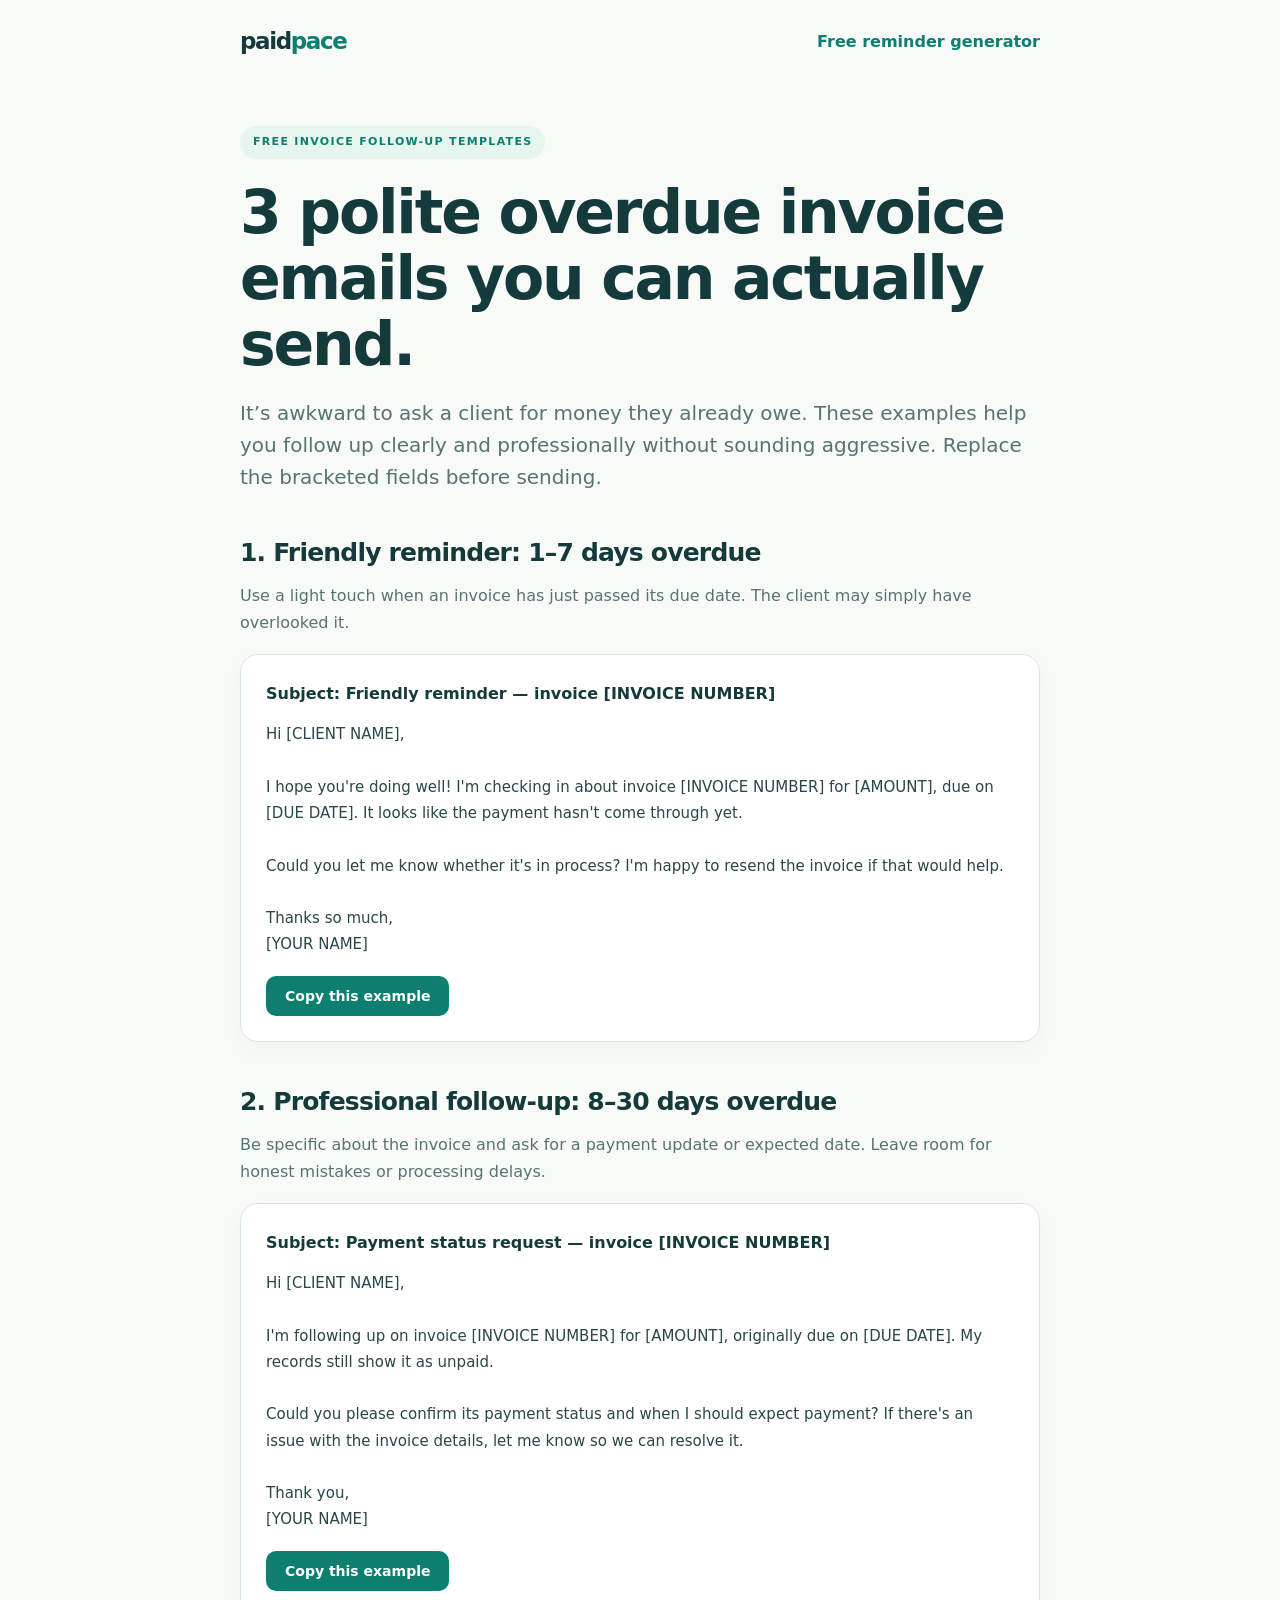
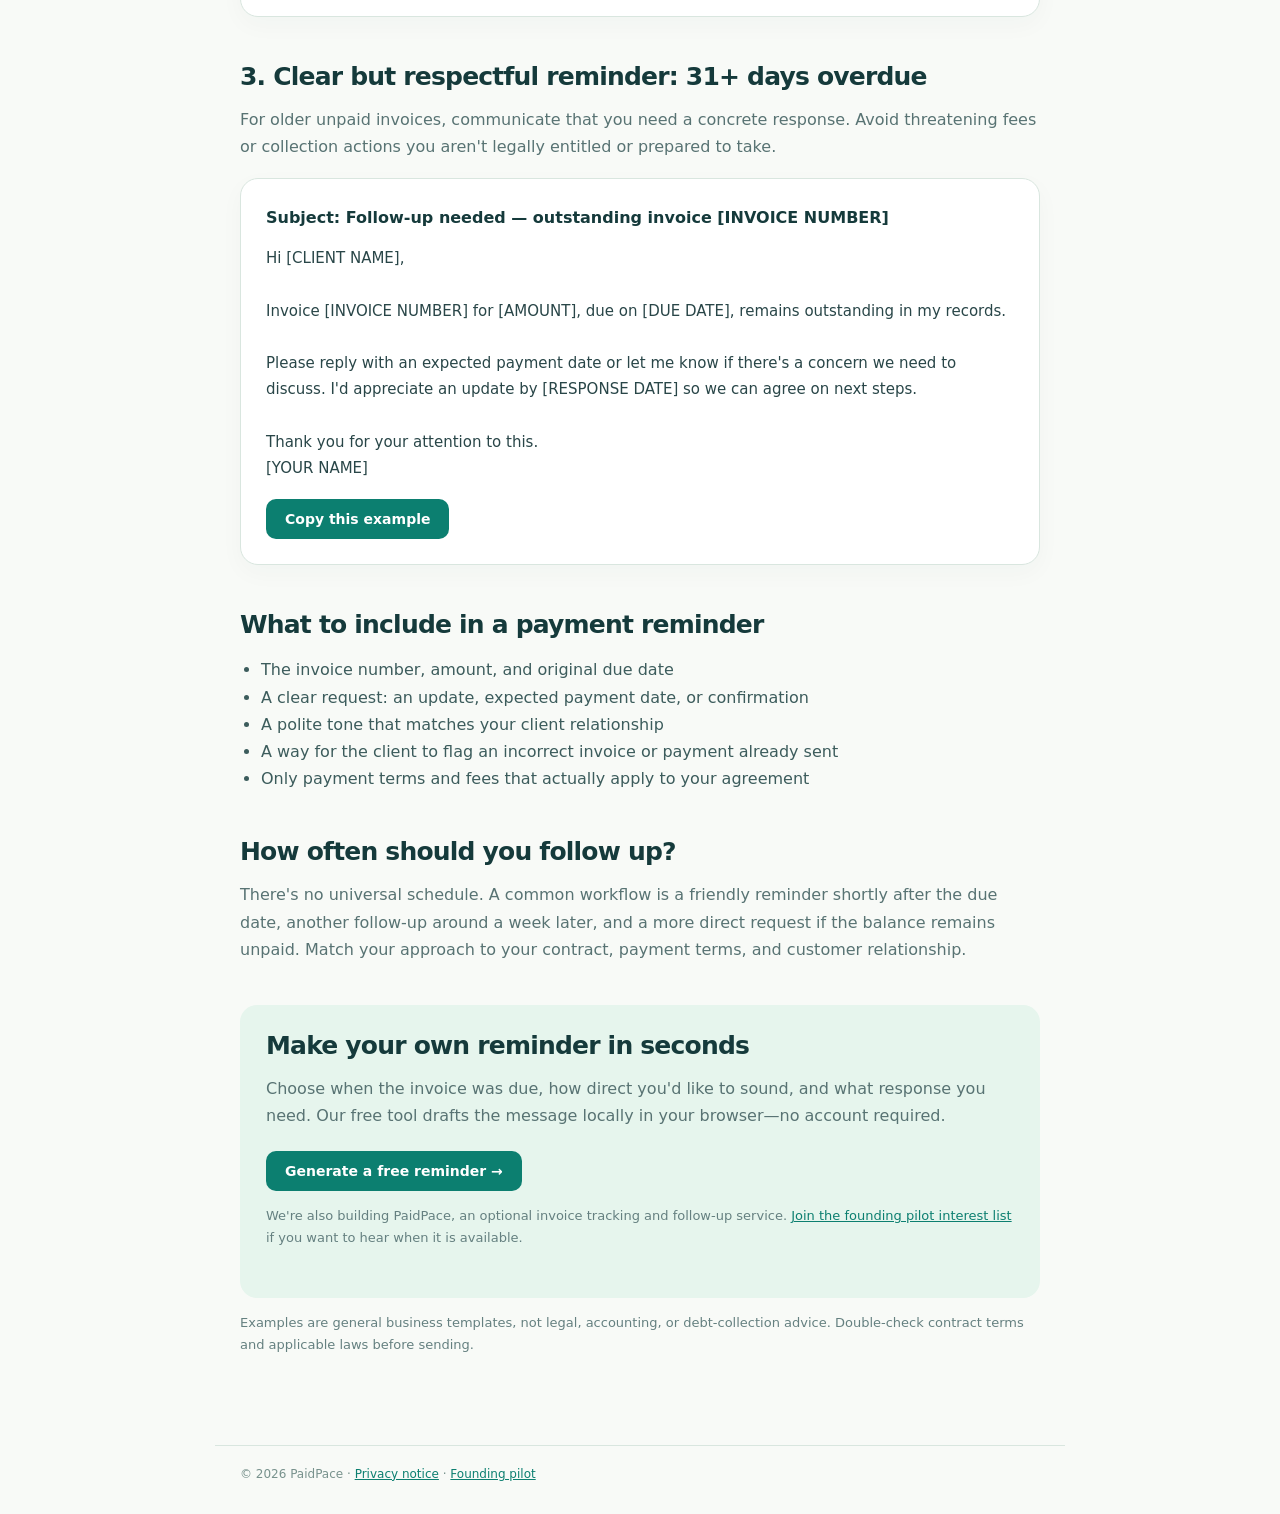
<file: overdue-invoice-email-examples.html>
<!doctype html><html lang="en"><head>
<meta charset="utf-8"><meta name="viewport" content="width=device-width,initial-scale=1">
<title>3 Polite Overdue Invoice Email Examples You Can Copy | PaidPace</title>
<meta name="description" content="Copy three tactful overdue invoice reminders for 1-7, 8-30, or 31+ days past due, with subject lines and follow-up tips. Free templates, no login.">
<link rel="canonical" href="https://paidpace-preview.onrender.com/overdue-invoice-email-examples.html">
<meta name="robots" content="index,follow">
<style>
:root{--ink:#153a3b;--sub:#587373;--green:#0c7f70;--soft:#e6f5ed;--bg:#f8faf7;--line:#d9e6df}
*{box-sizing:border-box}body{margin:0;background:var(--bg);color:var(--ink);font:16px/1.7 system-ui,-apple-system,"Segoe UI",sans-serif}
a{color:var(--green)}nav,main,footer{max-width:850px;margin:auto;padding-left:25px;padding-right:25px}
nav{display:flex;align-items:center;justify-content:space-between;gap:12px;padding-top:22px;padding-bottom:15px}nav a{text-decoration:none;font-weight:750}.logo{font-size:23px;letter-spacing:-1.4px;color:var(--ink)}.logo b{color:var(--green)}
main{padding-top:50px;padding-bottom:75px}
.tag{display:inline-block;padding:7px 13px;background:var(--soft);color:var(--green);border-radius:100px;text-transform:uppercase;letter-spacing:1.3px;font-size:11px;font-weight:800}
h1{font-size:clamp(34px,5.5vw,60px);line-height:1.1;letter-spacing:-2.2px;margin:20px 0}
h2{font-size:25px;line-height:1.2;letter-spacing:-.8px;margin:45px 0 13px}
h3{font-size:18px;margin:0 0 12px}
p{color:var(--sub);margin:14px 0}.lead{font-size:20px;line-height:1.6}
.example{background:#fff;border:1px solid var(--line);border-radius:18px;padding:25px;margin:18px 0;box-shadow:0 8px 25px #08463208}
.email{white-space:pre-wrap;line-height:1.75;color:#294648;font-size:15px}
.subject{font-weight:700;color:var(--ink);margin:0 0 14px}
button,.button{display:inline-block;background:var(--green);color:#fff;border:0;border-radius:10px;padding:12px 19px;font:700 14px system-ui;cursor:pointer;text-decoration:none}
button:hover,.button:hover{background:#09685e}
.copy{margin-top:18px}.fine{font-size:13px;color:#658080}
aside{background:var(--soft);border-radius:17px;padding:26px;margin-top:42px}aside h2{margin:0 0 14px}aside p{margin-bottom:22px}
ul{padding-left:21px;color:#3c5c5c}
footer{border-top:1px solid var(--line);color:#78928d;padding-top:18px;padding-bottom:30px;font-size:12px}
@media(max-width:600px){main{padding-top:24px}h1{letter-spacing:-1px}.example{padding:18px}}
</style>
</head><body>
<nav><a class="logo" href="/">paid<b>pace</b></a><a href="/reminder-generator.html">Free reminder generator</a></nav>
<main><span class="tag">Free invoice follow-up templates</span>
<h1>3 polite overdue invoice emails you can actually send.</h1>
<p class="lead">It’s awkward to ask a client for money they already owe. These examples help you follow up clearly and professionally without sounding aggressive. Replace the bracketed fields before sending.</p>
<h2>1. Friendly reminder: 1–7 days overdue</h2>
<p>Use a light touch when an invoice has just passed its due date. The client may simply have overlooked it.</p>
<div class="example"><div id="example1"><p class="subject">Subject: Friendly reminder — invoice [INVOICE NUMBER]</p><div class="email">Hi [CLIENT NAME],

I hope you're doing well! I'm checking in about invoice [INVOICE NUMBER] for [AMOUNT], due on [DUE DATE]. It looks like the payment hasn't come through yet.

Could you let me know whether it's in process? I'm happy to resend the invoice if that would help.

Thanks so much,
[YOUR NAME]</div></div><button class="copy" data-copy="example1">Copy this example</button></div>
<h2>2. Professional follow-up: 8–30 days overdue</h2>
<p>Be specific about the invoice and ask for a payment update or expected date. Leave room for honest mistakes or processing delays.</p>
<div class="example"><div id="example2"><p class="subject">Subject: Payment status request — invoice [INVOICE NUMBER]</p><div class="email">Hi [CLIENT NAME],

I'm following up on invoice [INVOICE NUMBER] for [AMOUNT], originally due on [DUE DATE]. My records still show it as unpaid.

Could you please confirm its payment status and when I should expect payment? If there's an issue with the invoice details, let me know so we can resolve it.

Thank you,
[YOUR NAME]</div></div><button class="copy" data-copy="example2">Copy this example</button></div>
<h2>3. Clear but respectful reminder: 31+ days overdue</h2>
<p>For older unpaid invoices, communicate that you need a concrete response. Avoid threatening fees or collection actions you aren't legally entitled or prepared to take.</p>
<div class="example"><div id="example3"><p class="subject">Subject: Follow-up needed — outstanding invoice [INVOICE NUMBER]</p><div class="email">Hi [CLIENT NAME],

Invoice [INVOICE NUMBER] for [AMOUNT], due on [DUE DATE], remains outstanding in my records.

Please reply with an expected payment date or let me know if there's a concern we need to discuss. I'd appreciate an update by [RESPONSE DATE] so we can agree on next steps.

Thank you for your attention to this.
[YOUR NAME]</div></div><button class="copy" data-copy="example3">Copy this example</button></div>
<h2>What to include in a payment reminder</h2>
<ul>
<li>The invoice number, amount, and original due date</li>
<li>A clear request: an update, expected payment date, or confirmation</li>
<li>A polite tone that matches your client relationship</li>
<li>A way for the client to flag an incorrect invoice or payment already sent</li>
<li>Only payment terms and fees that actually apply to your agreement</li>
</ul>
<h2>How often should you follow up?</h2>
<p>There's no universal schedule. A common workflow is a friendly reminder shortly after the due date, another follow-up around a week later, and a more direct request if the balance remains unpaid. Match your approach to your contract, payment terms, and customer relationship.</p>
<aside><h2>Make your own reminder in seconds</h2>
<p>Choose when the invoice was due, how direct you'd like to sound, and what response you need. Our free tool drafts the message locally in your browser—no account required.</p><a class="button" href="/reminder-generator.html">Generate a free reminder →</a>
<p class="fine">We're also building PaidPace, an optional invoice tracking and follow-up service. <a href="/pilot.html">Join the founding pilot interest list</a> if you want to hear when it is available.</p></aside>
<p class="fine">Examples are general business templates, not legal, accounting, or debt-collection advice. Double-check contract terms and applicable laws before sending.</p>
</main><footer>© 2026 PaidPace · <a href="/privacy.html">Privacy notice</a> · <a href="/pilot.html">Founding pilot</a></footer>
<script>
document.querySelectorAll('[data-copy]').forEach(button=>{
button.addEventListener('click',async()=>{
const target=document.getElementById(button.dataset.copy);
const txt=target.innerText.replace(/^Subject:\s*/,'Subject: ');
try{await navigator.clipboard.writeText(txt);button.textContent='Copied ✓';setTimeout(()=>button.textContent='Copy this example',1800)}
catch{const sel=window.getSelection(),range=document.createRange();range.selectNodeContents(target);sel.removeAllRanges();sel.addRange(range);button.textContent='Select and copy text'}
});
});
</script>
</body></html>
</file>
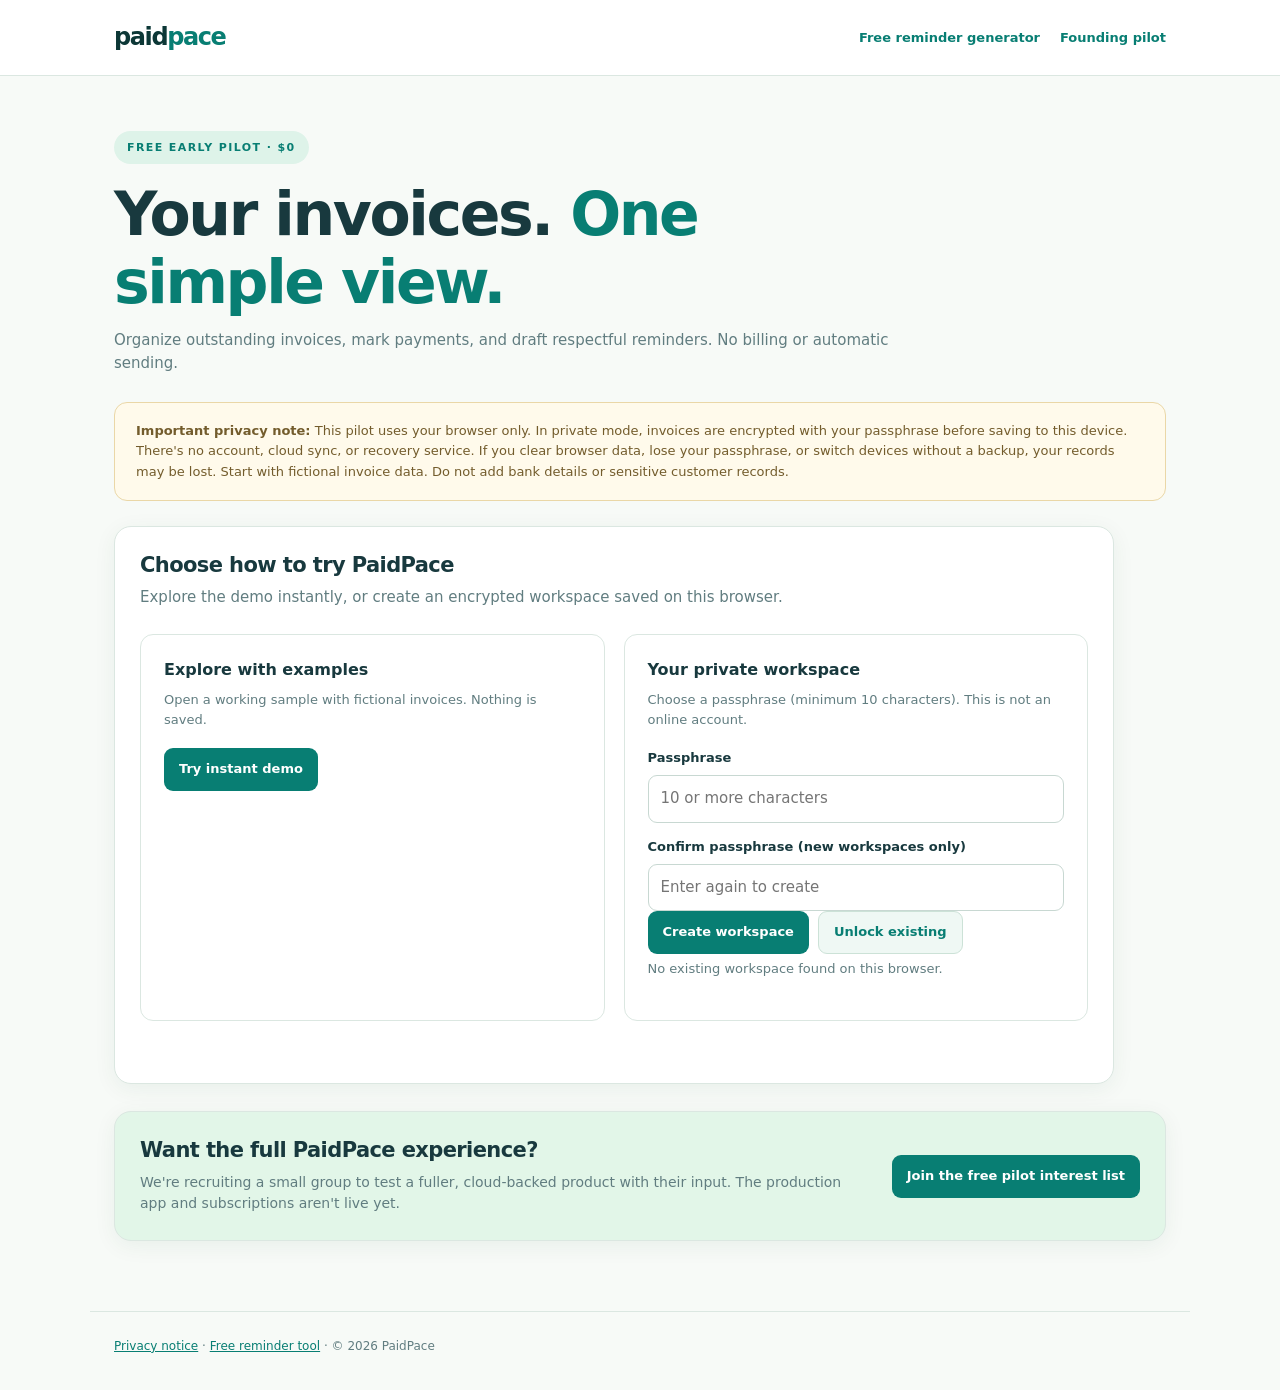
<file: pilot-app.html>
<!doctype html>
<html lang="en"><head>
<meta charset="utf-8"><meta name="viewport" content="width=device-width,initial-scale=1">
<title>PaidPace Pilot Workspace — Private Invoice Tracker</title>
<meta name="description" content="Track invoices locally, mark payments and prepare polite follow-up drafts. Private on this browser, no automatic email or subscription.">
<meta name="robots" content="noindex,nofollow">
<meta http-equiv="Content-Security-Policy" content="default-src 'none'; script-src 'self'; style-src 'self'; img-src 'self' data:; connect-src 'none'; object-src 'none'; base-uri 'none'; form-action 'none'">
<link rel="stylesheet" href="/pilot-app.css">
</head><body>
<header class="topbar"><div class="top-inner"><a class="brand" href="/">paid<span>pace</span></a><div class="navlinks"><a href="/reminder-generator.html">Free reminder generator</a><a href="/pilot.html">Founding pilot</a></div></div></header>
<main class="shell">
<div class="headline"><span class="eyebrow">Free early pilot · $0</span><h1>Your invoices. <em>One simple view.</em></h1><p>Organize outstanding invoices, mark payments, and draft respectful reminders. No billing or automatic sending.</p></div>
<div class="warning"><strong>Important privacy note:</strong> This pilot uses your browser only. In private mode, invoices are encrypted with your passphrase before saving to this device. There's no account, cloud sync, or recovery service. If you clear browser data, lose your passphrase, or switch devices without a backup, your records may be lost. Start with fictional invoice data. Do not add bank details or sensitive customer records.</div>
<section id="gate" class="card gate" aria-labelledby="gateTitle">
<h2 id="gateTitle">Choose how to try PaidPace</h2><p class="subtext">Explore the demo instantly, or create an encrypted workspace saved on this browser.</p>
<div class="gate-grid">
<div class="gate-choice"><h3>Explore with examples</h3><p>Open a working sample with fictional invoices. Nothing is saved.</p><button type="button" id="demoBtn" class="button green">Try instant demo</button></div>
<div class="gate-choice"><h3>Your private workspace</h3><p>Choose a passphrase (minimum 10 characters). This is not an online account.</p>
<label for="passphrase">Passphrase</label><input id="passphrase" type="password" autocomplete="off" minlength="10" maxlength="128" placeholder="10 or more characters">
<label for="confirmPass">Confirm passphrase (new workspaces only)</label><input id="confirmPass" type="password" autocomplete="off" minlength="10" maxlength="128" placeholder="Enter again to create">
<div class="button-row"><button id="createVault" type="button" class="button green">Create workspace</button><button id="unlockVault" type="button" class="button secondary">Unlock existing</button></div>
<p id="vaultHint" class="micro">If you've previously used this browser, choose “Unlock existing.”</p></div>
</div><p id="gateFeedback" class="feedback" role="status"></p>
</section>
<section id="workspace" hidden>
<div class="workspace-controls card"><div><h2 id="modeTitle">Invoice workspace</h2><p id="modeDesc" class="subtext"></p></div><div class="button-row"><button id="addBtn" type="button" class="button green">+ Add invoice</button><button id="csvBtn" type="button" class="button secondary">Export CSV</button><button id="backupBtn" type="button" class="button secondary">Encrypted backup</button><button id="lockBtn" type="button" class="button subtle">Close workspace</button></div></div>
<div id="appFeedback" class="feedback" role="status" aria-live="polite"></div>
<div class="stats">
<div class="card stat"><small>Unpaid invoices</small><strong id="unpaidCount">0</strong><span>Open balances</span></div>
<div class="card stat"><small>Total outstanding</small><strong id="totalUnpaid">$0</strong><span>Based on invoices you entered</span></div>
<div class="card stat"><small>Past due</small><strong id="overdueCount">0</strong><span>Unpaid, due before today</span></div>
<div class="card stat"><small>Due in 7 days</small><strong id="soonCount">0</strong><span>Unpaid and not yet overdue</span></div>
</div>
<section id="editor" class="card editor" hidden aria-labelledby="editorTitle"><div class="sectionhead"><h2 id="editorTitle">Add an invoice</h2><button id="cancelBtn" type="button" class="button subtle">Cancel</button></div>
<form id="invoiceForm">
<div class="formgrid">
<div><label for="ref">Invoice number</label><input name="reference" id="ref" required maxlength="80" placeholder="INV-001"></div>
<div><label for="client">Client / business name</label><input name="client" id="client" required maxlength="100" placeholder="Example Client"></div>
<div><label for="email">Client email (optional)</label><input name="email" id="email" type="email" maxlength="150" placeholder="billing@example.com"></div>
<div><label for="amount">Amount (USD)</label><input name="amount" id="amount" type="number" required min="0.01" max="100000000" step="0.01" placeholder="450.00"></div>
<div><label for="due">Due date</label><input name="due" id="due" type="date" required></div>
<div><label for="status">Status</label><select name="status" id="status"><option value="unpaid">Unpaid</option><option value="paid">Paid</option></select></div>
<div class="full"><label for="notes">Internal notes (optional)</label><textarea name="notes" id="notes" maxlength="500" rows="2" placeholder="For your reference only"></textarea></div>
</div><p class="micro">Everything is kept only in this browser. Never enter confidential bank details. No payment requests or emails are sent.</p><button type="submit" id="saveBtn" class="button green">Save invoice</button></form>
</section>
<section class="card listpanel"><div class="sectionhead"><div><h2>Invoices</h2><p class="subtext">Change payment status manually. A draft reminder is never sent automatically.</p></div><div class="filterbar"><input id="search" aria-label="Search invoices" placeholder="Search invoices"><select id="filter" aria-label="Filter invoices"><option value="all">All invoices</option><option value="unpaid">Unpaid</option><option value="overdue">Overdue</option><option value="paid">Paid</option></select></div></div>
<div id="invoiceList" class="invoice-list" aria-live="polite"></div><p id="emptyList" class="empty" hidden>No invoices match your filters. Add one to get started.</p></section>
<section id="draftPanel" class="card draft" hidden><div class="sectionhead"><h2>Manual reminder draft</h2><button id="closeDraft" class="button subtle" type="button">Close</button></div>
<p class="subtext">Edit this before you send it from your own email client. PaidPace does not send emails or confirm payments.</p>
<label for="draftTone">Reminder tone</label><select id="draftTone"><option value="warm">Warm & friendly</option><option value="direct">Professional & clear</option><option value="firm">Firm but respectful</option></select>
<label for="draftText">Editable message</label><textarea id="draftText" rows="14" spellcheck="true"></textarea>
<div class="button-row"><button id="copyDraft" type="button" class="button green">Copy message</button><span id="draftFeedback" class="micro" role="status"></span></div></section>
<div class="workspace-end"><p class="micro">Private workspaces encrypt data using Web Crypto (AES-GCM). This does not replace a backed-up professional invoicing system.</p><div class="button-row"><label for="restoreFile" class="button secondary file-button">Restore encrypted backup</label><input type="file" id="restoreFile" accept=".json,application/json" hidden><button id="eraseBtn" type="button" class="button danger">Erase this workspace</button></div></div>
</section>
<div class="cta card"><div><h2>Want the full PaidPace experience?</h2><p>We're recruiting a small group to test a fuller, cloud-backed product with their input. The production app and subscriptions aren't live yet.</p></div><a class="button green" href="/pilot.html">Join the free pilot interest list</a></div>
</main>
<footer><a href="/privacy.html">Privacy notice</a> · <a href="/reminder-generator.html">Free reminder tool</a> · © 2026 PaidPace</footer>
<script src="/pilot-app.js" defer></script>
</body></html>
</file>
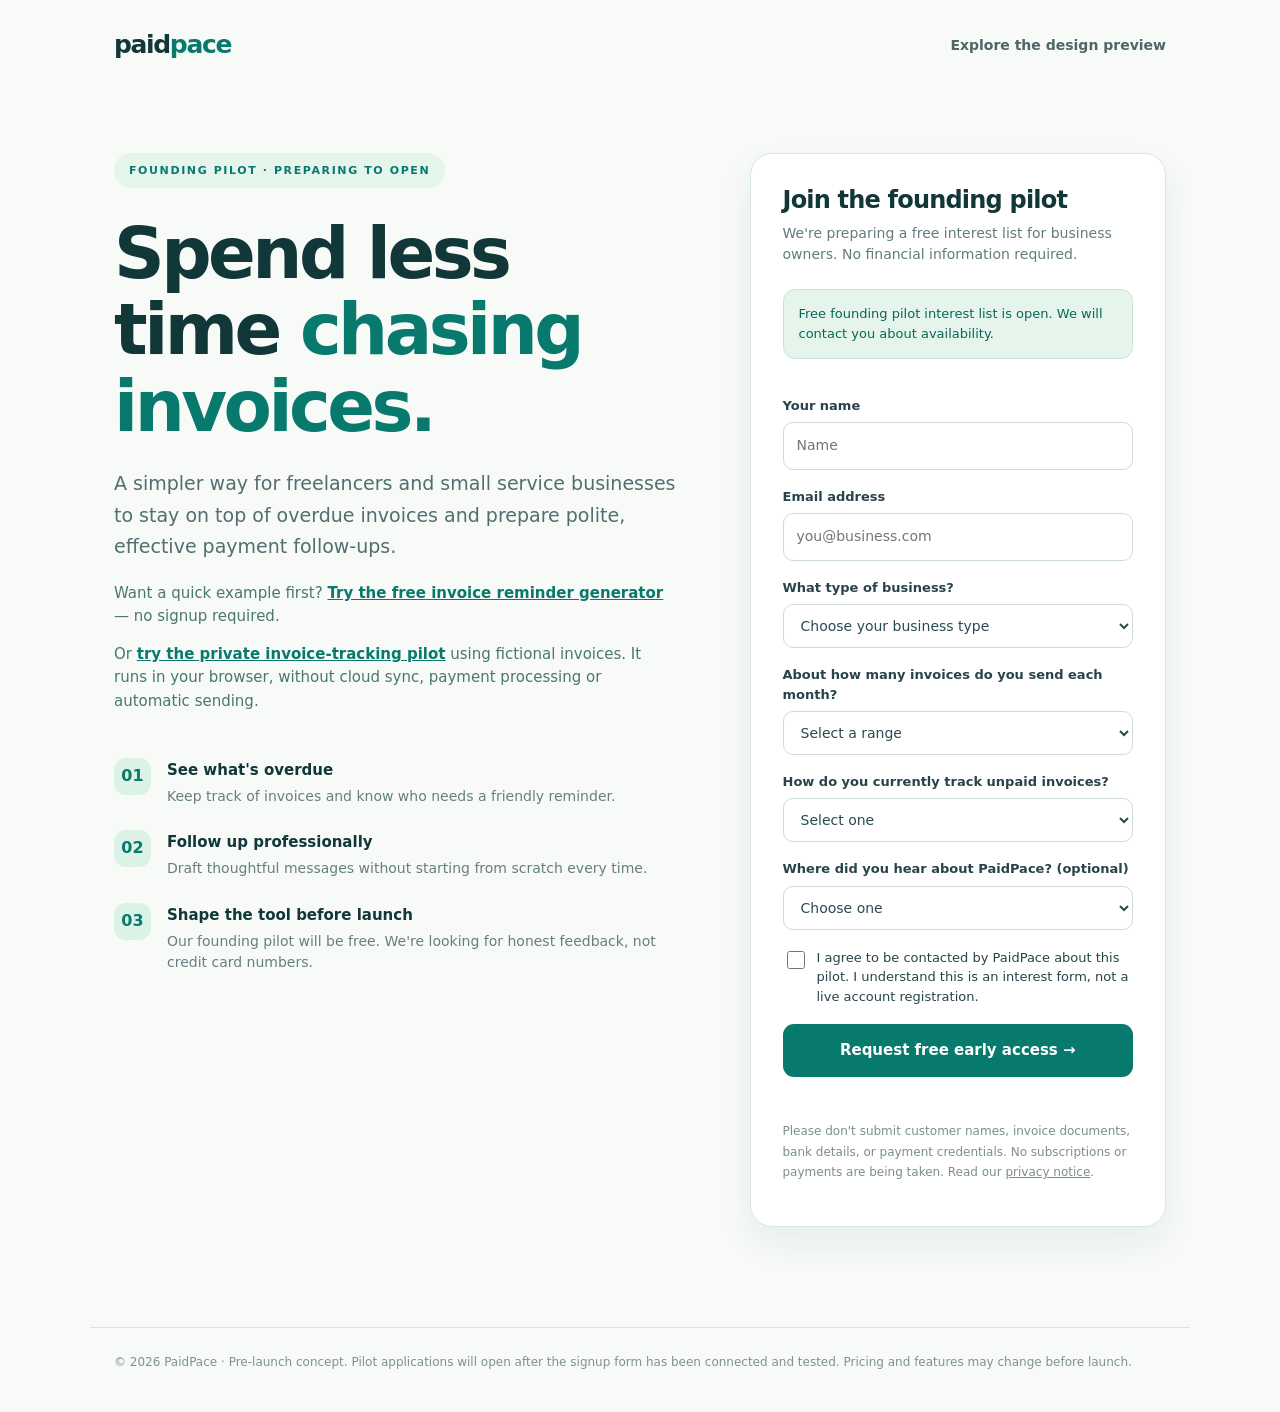
<file: pilot.html>
<!doctype html>
<html lang="en">
<head>
<meta charset="utf-8"><meta name="viewport" content="width=device-width, initial-scale=1">
<meta name="robots" content="index,follow">
<meta name="description" content="Help shape PaidPace, the simple way to stay on top of overdue invoices. Founding pilot interest list coming soon.">
<title>PaidPace — Founding Pilot</title>
<style>
:root{--dark:#123739;--deep:#0c3034;--green:#08796d;--mint:#dcf2e6;--text:#284248;--grey:#627b7d;--bg:#f7faf7;--stroke:#dae7e1;--white:#fff}
*{box-sizing:border-box}
body{margin:0;font-family:Inter,system-ui,-apple-system,BlinkMacSystemFont,"Segoe UI",sans-serif;color:var(--dark);background:var(--bg);line-height:1.55}
a{color:inherit;text-decoration:none}a:hover{text-decoration:underline}
header{max-width:1100px;margin:auto;padding:26px 24px;display:flex;justify-content:space-between;align-items:center;gap:20px}
.logo{font-size:25px;font-weight:850;letter-spacing:-1.35px}.logo span{color:var(--green)}
header nav a{font-size:14px;color:#4c6766;font-weight:650}
main{max-width:1100px;margin:auto;padding:62px 24px 100px}
.layout{display:grid;grid-template-columns:minmax(0,1.15fr) minmax(350px,.85fr);gap:72px;align-items:start}
.pill{display:inline-block;font-size:11px;letter-spacing:1.6px;font-weight:850;text-transform:uppercase;color:var(--green);border-radius:99px;background:#e5f5eb;padding:9px 15px}
h1{font-size:clamp(43px,5.5vw,73px);line-height:1.085;letter-spacing:-3.5px;margin:28px 0 23px;font-weight:850}
h1 em{color:var(--green);font-style:normal}
.lead{font-size:19px;line-height:1.66;color:#526e70;max-width:620px}
.points{display:grid;gap:23px;margin-top:45px}
.point{display:flex;align-items:flex-start;gap:16px}
.dot{display:grid;place-items:center;width:37px;height:37px;border-radius:12px;background:var(--mint);color:var(--green);font-weight:900;flex:none}
.point strong{font-size:15px}.point p{color:#667f7f;font-size:14px;margin:3px 0 0}
.panel{background:white;padding:32px;border:1px solid var(--stroke);border-radius:22px;box-shadow:0 16px 35px #0c3f3510}
.panel h2{font-size:24px;letter-spacing:-.8px;line-height:1.2;margin:0 0 8px}
.subtitle{font-size:14px;color:var(--grey);margin:0 0 23px}
.status{padding:14px 15px;border-radius:12px;background:#fef7e6;border:1px solid #f4e6be;color:#765b20;font-size:13px;margin-bottom:20px}
label{display:block;font-size:13px;font-weight:700;margin:17px 0 6px;color:#284349}
input,select,textarea{width:100%;border:1px solid #cedcd8;border-radius:10px;padding:12px 13px;font:inherit;font-size:14px;background:#fff;color:#294b50}
input:focus,select:focus,textarea:focus{outline:2px solid #7bc4b1;outline-offset:1px}
fieldset{border:0;padding:0;margin:0}
.check{display:flex;gap:9px;align-items:flex-start;margin-top:18px}
.check input{width:18px;height:18px;flex:none;margin-top:3px}
.check label{margin:0;font-weight:400;line-height:1.5}
button{margin-top:18px;background:var(--green);color:#fff;width:100%;border:0;border-radius:11px;padding:15px;cursor:pointer;font:inherit;font-size:15px;font-weight:800}
button[disabled]{cursor:not-allowed;opacity:.46}
.note{font-size:12px;color:#7b8e8e;margin-top:12px;line-height:1.7}
#feedback{font-size:13px;min-height:18px}
footer{max-width:1100px;margin:auto;padding:25px 24px 40px;border-top:1px solid var(--stroke);color:#80928d;font-size:12px}
@media(max-width:840px){.layout{grid-template-columns:1fr;gap:40px}main{padding-top:28px}.panel{padding:23px}h1{letter-spacing:-1.9px}}
</style>
</head>
<body>
<header><a class="logo" href="/">paid<span>pace</span></a><nav><a href="/">Explore the design preview</a></nav></header>
<main><div class="layout">
<section>
<span class="pill">Founding Pilot · Preparing to open</span>
<h1>Spend less time <em>chasing invoices.</em></h1>
<p class="lead">A simpler way for freelancers and small service businesses to stay on top of overdue invoices and prepare polite, effective payment follow-ups.</p>
<p style="margin-top:18px;font-size:15px;color:#4a7770">Want a quick example first? <a href="/reminder-generator.html" style="color:#08796d;font-weight:700;text-decoration:underline">Try the free invoice reminder generator</a> — no signup required.</p>
<p style="margin-top:14px;font-size:15px;color:#4a7770">Or <a href="/pilot-app.html" style="color:#08796d;font-weight:700;text-decoration:underline">try the private invoice-tracking pilot</a> using fictional invoices. It runs in your browser, without cloud sync, payment processing or automatic sending.</p>
<div class="points">
<div class="point"><span class="dot">01</span><div><strong>See what's overdue</strong><p>Keep track of invoices and know who needs a friendly reminder.</p></div></div>
<div class="point"><span class="dot">02</span><div><strong>Follow up professionally</strong><p>Draft thoughtful messages without starting from scratch every time.</p></div></div>
<div class="point"><span class="dot">03</span><div><strong>Shape the tool before launch</strong><p>Our founding pilot will be free. We're looking for honest feedback, not credit card numbers.</p></div></div>
</div>
</section>
<aside class="panel" aria-labelledby="formTitle">
<h2 id="formTitle">Join the founding pilot</h2>
<p class="subtitle">We're preparing a free interest list for business owners. No financial information required.</p>
<div id="status" class="status" role="status">Applications aren't being collected yet. We're configuring secure delivery of interest forms.</div>
<form id="waitlist" action="https://api.web3forms.com/submit" method="POST" novalidate>
<input type="hidden" name="access_key" value="e16f6c3c-ef79-43e6-801a-02df3faf2579">
<input type="hidden" name="subject" value="PaidPace founding pilot interest">
<input type="hidden" name="from_name" value="PaidPace Pilot">
<input type="checkbox" name="botcheck" style="display:none" tabindex="-1" autocomplete="off">
<fieldset id="inputs" disabled>
<label for="name">Your name</label><input id="name" name="name" autocomplete="name" minlength="2" maxlength="100" required placeholder="Name">
<label for="email">Email address</label><input id="email" type="email" name="email" autocomplete="email" required placeholder="you@business.com">
<label for="business">What type of business?</label>
<select id="business" name="business_type" required><option value="">Choose your business type</option><option>Freelancer / consultant</option><option>Home service / contractor</option><option>Creative agency / studio</option><option>Cleaning / maintenance</option><option>Other small business</option></select>
<label for="volume">About how many invoices do you send each month?</label>
<select id="volume" name="invoice_volume" required><option value="">Select a range</option><option>1–10</option><option>11–30</option><option>31–100</option><option>100+</option></select>
<label for="tracking">How do you currently track unpaid invoices?</label>
<select id="tracking" name="current_method" required><option value="">Select one</option><option>Spreadsheet</option><option>Accounting software</option><option>Manual email / notes</option><option>No consistent system</option><option>Other</option></select>
<label for="source">Where did you hear about PaidPace? (optional)</label>
<select id="source" name="discovery_source"><option value="">Choose one</option><option>LinkedIn</option><option>Facebook community</option><option>Product Hunt</option><option>Uneed</option><option>Indie Hackers</option><option>Bookkeeper or partner referral</option><option>Reddit — SideProject</option><option>Reddit — smallbusiness</option><option>Another Reddit community</option><option>Search engine</option><option>Friend or colleague</option><option>Other</option></select>
<div class="check"><input type="checkbox" id="agree" name="consent_to_contact" value="Yes" required><label for="agree">I agree to be contacted by PaidPace about this pilot. I understand this is an interest form, not a live account registration.</label></div>
<button id="submit" type="submit">Request free early access →</button>
</fieldset>
<p id="feedback" role="status" aria-live="polite"></p>
</form>
<p class="note">Please don't submit customer names, invoice documents, bank details, or payment credentials. No subscriptions or payments are being taken. Read our <a href="/privacy.html" style="text-decoration:underline">privacy notice</a>.</p>
</aside>
</div></main>
<footer>© 2026 PaidPace · Pre-launch concept. Pilot applications will open after the signup form has been connected and tested. Pricing and features may change before launch.</footer>
<script>
(()=>{const form=document.getElementById('waitlist');const key=form.querySelector('[name=access_key]').value;const active=/^[0-9a-f-]{30,}$/i.test(key);const fieldset=document.getElementById('inputs');const status=document.getElementById('status');if(!active)return;
const sourceParam=(new URLSearchParams(window.location.search).get('utm_source')||'').toLowerCase().trim();
const sourceMap={linkedin:'LinkedIn',facebook:'Facebook community',producthunt:'Product Hunt',uneed:'Uneed',indiehackers:'Indie Hackers',partner:'Bookkeeper or partner referral',bookkeeper:'Bookkeeper or partner referral',sideproject:'Reddit — SideProject',smallbusiness:'Reddit — smallbusiness',reddit:'Another Reddit community',google:'Search engine',bing:'Search engine',search:'Search engine',friend:'Friend or colleague'};
const sourceField=document.getElementById('source');
if(sourceMap[sourceParam])sourceField.value=sourceMap[sourceParam];
fieldset.disabled=false;status.textContent='Free founding pilot interest list is open. We will contact you about availability.';status.style.background='#e5f5eb';status.style.color='#0b655a';status.style.borderColor='#c5e7d8';const button=document.getElementById('submit');const feedback=document.getElementById('feedback');form.noValidate=false;form.addEventListener('submit',async(e)=>{e.preventDefault();if(!form.reportValidity())return;button.disabled=true;button.textContent='Submitting…';feedback.textContent='';try{const data=new FormData(form);const response=await fetch(form.action,{method:'POST',body:data,headers:{Accept:'application/json'}});const payload=await response.json();if(!response.ok||!payload.success)throw new Error(payload.message||'Unable to submit');form.reset();feedback.textContent='Thank you. Your pilot interest has been submitted.';feedback.style.color='#08796d';}catch(err){feedback.textContent='Submission failed. Please try again later.';feedback.style.color='#a34832';}finally{button.disabled=false;button.textContent='Request free early access →';}});})();
</script>
</body></html>
</file>
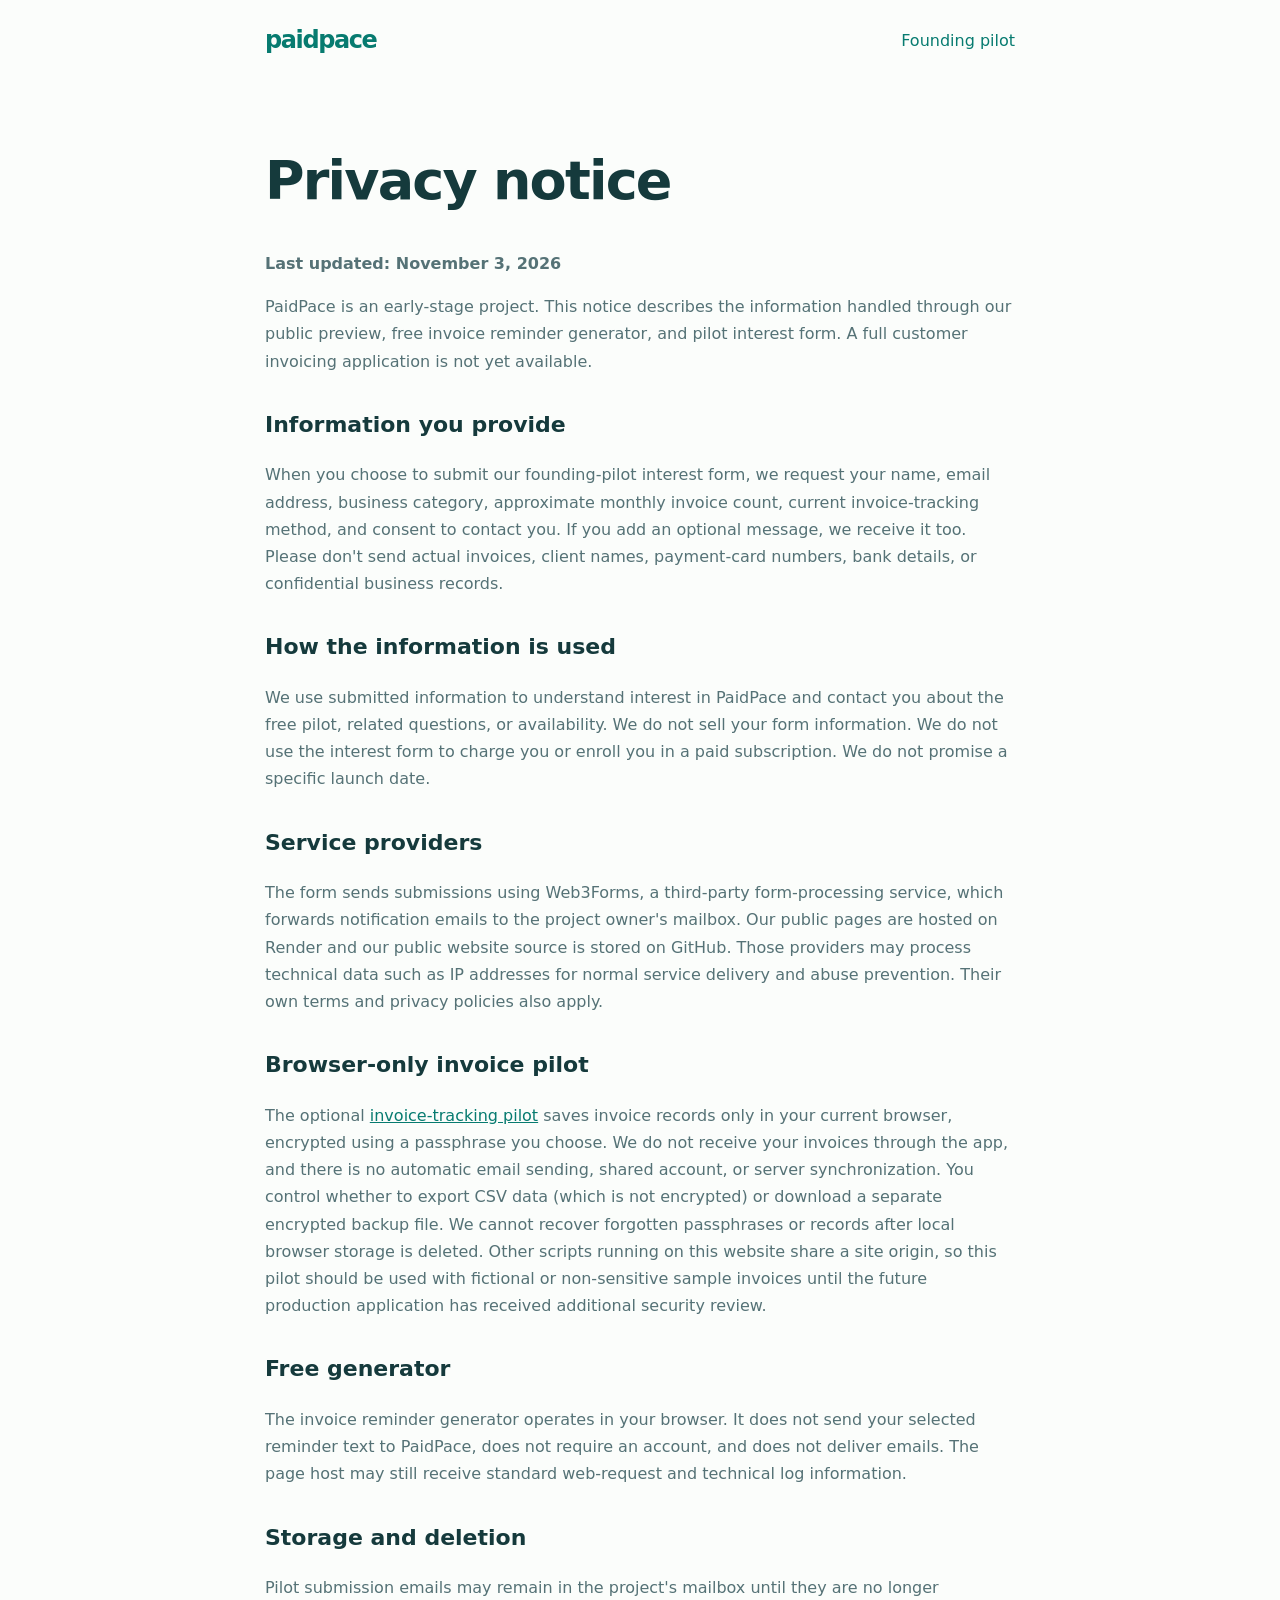
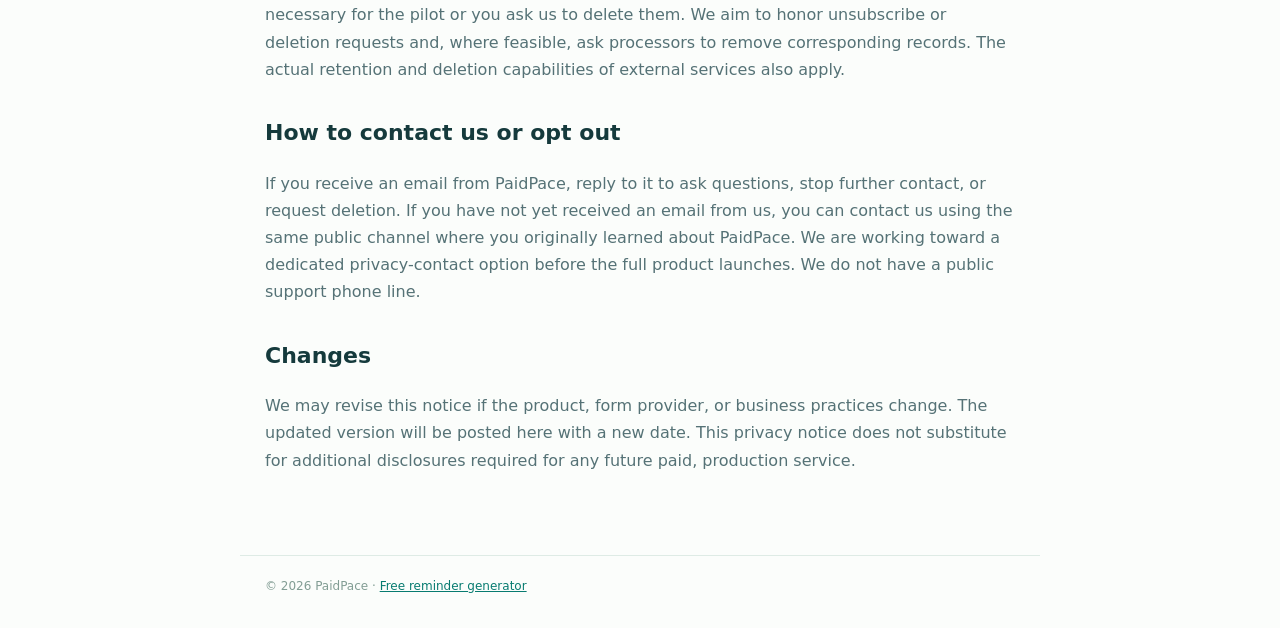
<file: privacy.html>
<!doctype html>
<html lang="en"><head><meta charset="utf-8"><meta name="viewport" content="width=device-width,initial-scale=1">
<title>Privacy Notice — PaidPace</title><meta name="description" content="How PaidPace handles information submitted to the founding pilot interest form and the free invoice reminder generator.">
<style>
:root{--ink:#153a3c;--green:#077b70;--muted:#557276;--line:#deebe5}
*{box-sizing:border-box}body{margin:0;background:#fbfdfb;color:var(--ink);font:16px/1.7 system-ui,-apple-system,Segoe UI,sans-serif}
nav,main,footer{max-width:800px;margin:auto;padding-left:25px;padding-right:25px}
nav{display:flex;align-items:center;justify-content:space-between;padding-top:20px;padding-bottom:20px}
nav a{color:var(--green);text-decoration:none}.logo{font-size:24px;font-weight:900;letter-spacing:-1.4px}.logo b{color:var(--green)}
main{padding-top:32px;padding-bottom:65px}h1{font-size:clamp(35px,6vw,54px);line-height:1.2;letter-spacing:-1.8px}h2{font-size:22px;margin-top:31px}p,li{color:var(--muted)}ul{padding-left:21px}a{color:var(--green)}
footer{font-size:12px;color:#829d94;padding-top:20px;padding-bottom:32px;border-top:1px solid var(--line)}
</style></head><body>
<nav><a href="/" class="logo">paid<b>pace</b></a><a href="/pilot.html">Founding pilot</a></nav>
<main>
<h1>Privacy notice</h1>
<p><strong>Last updated: November 3, 2026</strong></p>
<p>PaidPace is an early-stage project. This notice describes the information handled through our public preview, free invoice reminder generator, and pilot interest form. A full customer invoicing application is not yet available.</p>
<h2>Information you provide</h2>
<p>When you choose to submit our founding-pilot interest form, we request your name, email address, business category, approximate monthly invoice count, current invoice-tracking method, and consent to contact you. If you add an optional message, we receive it too. Please don't send actual invoices, client names, payment-card numbers, bank details, or confidential business records.</p>
<h2>How the information is used</h2>
<p>We use submitted information to understand interest in PaidPace and contact you about the free pilot, related questions, or availability. We do not sell your form information. We do not use the interest form to charge you or enroll you in a paid subscription. We do not promise a specific launch date.</p>
<h2>Service providers</h2>
<p>The form sends submissions using Web3Forms, a third-party form-processing service, which forwards notification emails to the project owner's mailbox. Our public pages are hosted on Render and our public website source is stored on GitHub. Those providers may process technical data such as IP addresses for normal service delivery and abuse prevention. Their own terms and privacy policies also apply.</p>
<h2>Browser-only invoice pilot</h2>
<p>The optional <a href="/pilot-app.html">invoice-tracking pilot</a> saves invoice records only in your current browser, encrypted using a passphrase you choose. We do not receive your invoices through the app, and there is no automatic email sending, shared account, or server synchronization. You control whether to export CSV data (which is not encrypted) or download a separate encrypted backup file. We cannot recover forgotten passphrases or records after local browser storage is deleted. Other scripts running on this website share a site origin, so this pilot should be used with fictional or non-sensitive sample invoices until the future production application has received additional security review.</p>
<h2>Free generator</h2>
<p>The invoice reminder generator operates in your browser. It does not send your selected reminder text to PaidPace, does not require an account, and does not deliver emails. The page host may still receive standard web-request and technical log information.</p>
<h2>Storage and deletion</h2>
<p>Pilot submission emails may remain in the project's mailbox until they are no longer necessary for the pilot or you ask us to delete them. We aim to honor unsubscribe or deletion requests and, where feasible, ask processors to remove corresponding records. The actual retention and deletion capabilities of external services also apply.</p>
<h2>How to contact us or opt out</h2>
<p>If you receive an email from PaidPace, reply to it to ask questions, stop further contact, or request deletion. If you have not yet received an email from us, you can contact us using the same public channel where you originally learned about PaidPace. We are working toward a dedicated privacy-contact option before the full product launches. We do not have a public support phone line.</p>
<h2>Changes</h2>
<p>We may revise this notice if the product, form provider, or business practices change. The updated version will be posted here with a new date. This privacy notice does not substitute for additional disclosures required for any future paid, production service.</p>
</main><footer>© 2026 PaidPace · <a href="/reminder-generator.html">Free reminder generator</a></footer>
</body></html>
</file>
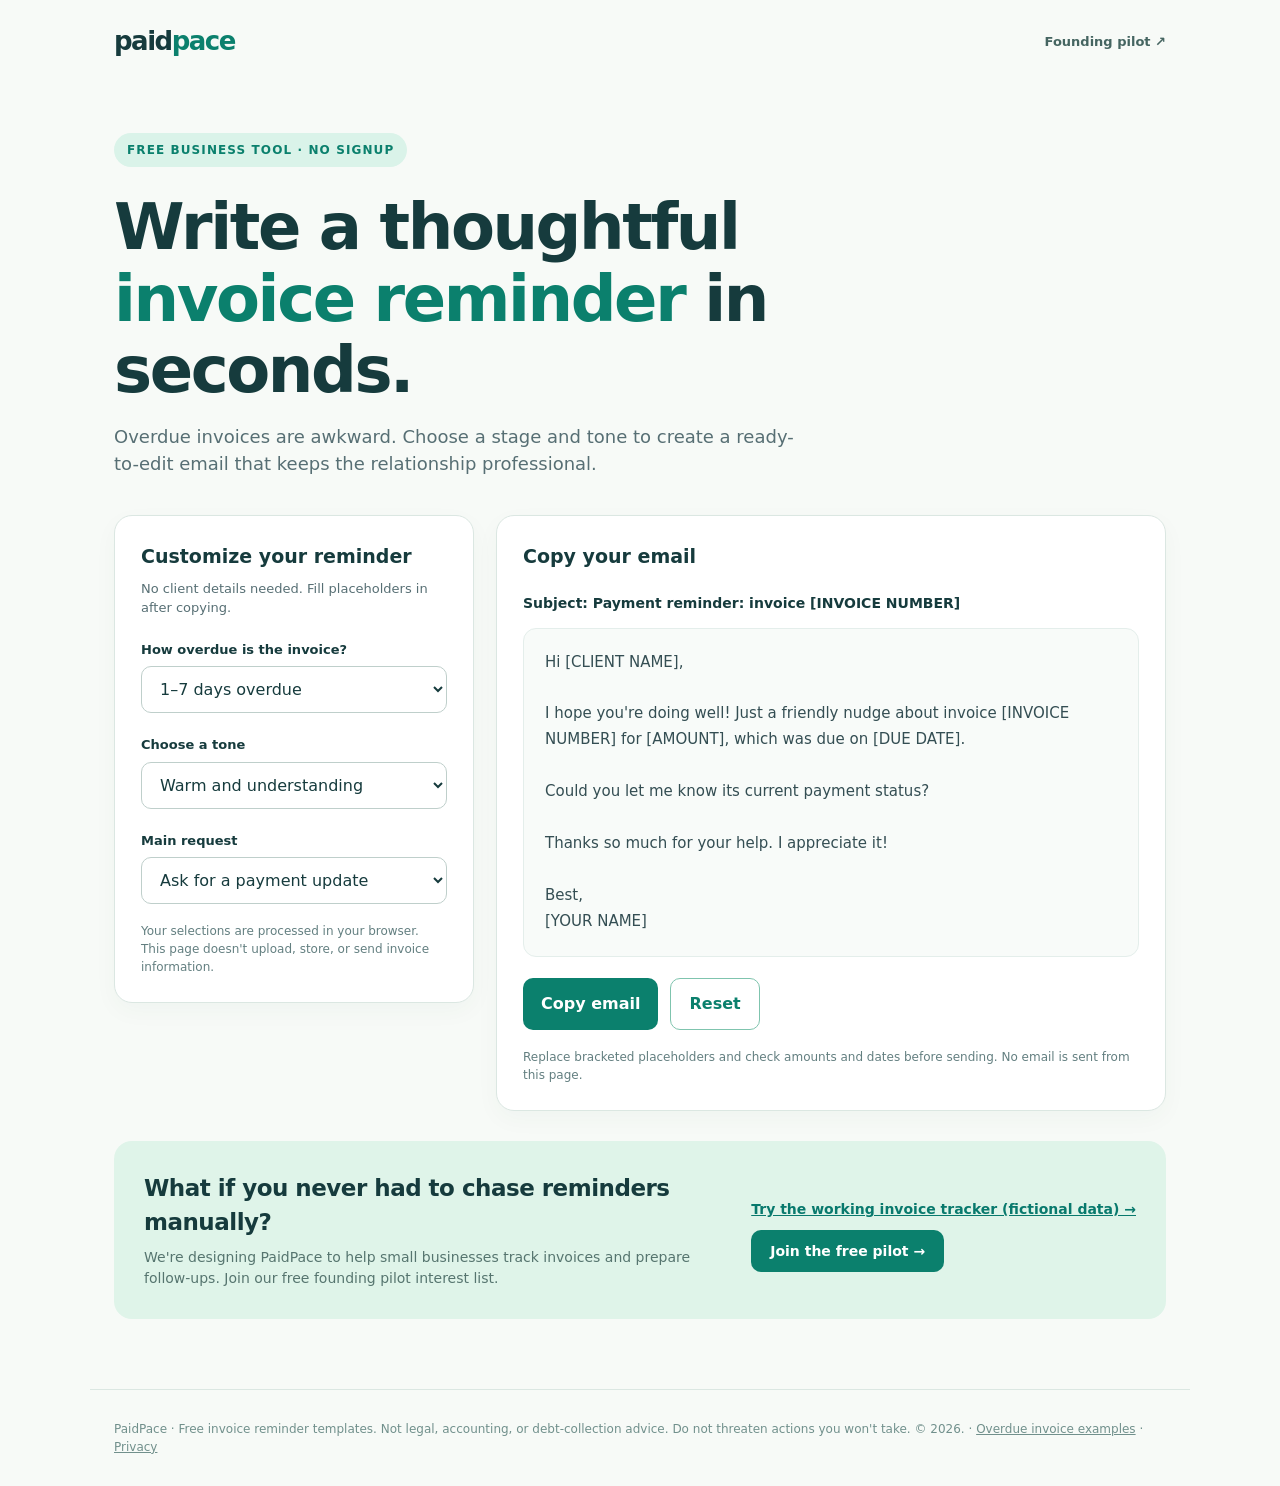
<file: reminder-generator.html>
<!doctype html>
<html lang="en">
<head>
<meta charset="utf-8"><meta name="viewport" content="width=device-width,initial-scale=1">
<title>Free Polite Invoice Reminder Email Generator | PaidPace</title>
<meta name="description" content="Write a polite overdue invoice reminder email in seconds. Choose the timing and tone, then copy a ready-to-edit email template. Free, no signup or account required.">
<meta name="robots" content="index,follow">
<link rel="canonical" href="https://paidpace-preview.onrender.com/reminder-generator.html">
<meta property="og:type" content="website">
<meta property="og:title" content="Free Invoice Reminder Email Generator | PaidPace">
<meta property="og:description" content="Create respectful past-due invoice follow-up email templates in seconds. No signup required.">
<meta property="og:url" content="https://paidpace-preview.onrender.com/reminder-generator.html">
<script type="application/ld+json">{"@context":"https://schema.org","@type":"WebApplication","name":"PaidPace Free Invoice Reminder Email Generator","applicationCategory":"BusinessApplication","operatingSystem":"Web","description":"Free in-browser generator for polite overdue invoice reminder templates. No data collection by this tool.","url":"https://paidpace-preview.onrender.com/reminder-generator.html","offers":{"@type":"Offer","price":"0","priceCurrency":"USD"}}</script>
<style>
:root{--ink:#163b3d;--mid:#576f74;--green:#0b806d;--bright:#daf3e9;--page:#f7faf7;--border:#dbe7e2}
*{box-sizing:border-box}body{margin:0;font-family:system-ui,-apple-system,"Segoe UI",Arial,sans-serif;background:var(--page);color:var(--ink);line-height:1.5}
a{color:inherit}nav{max-width:1100px;margin:auto;display:flex;justify-content:space-between;align-items:center;padding:22px 24px}
.logo{font-size:26px;font-weight:850;letter-spacing:-1.5px;text-decoration:none}.logo b{color:var(--green)}nav .link{font-size:13px;color:#456561;text-decoration:none;font-weight:650}
main{max-width:1100px;margin:0 auto;padding:50px 24px 70px}
.eyebrow{display:inline-flex;align-items:center;gap:8px;background:var(--bright);color:var(--green);border-radius:99px;padding:8px 13px;font-size:12px;font-weight:800;letter-spacing:1.1px;text-transform:uppercase}
h1{font-size:clamp(36px,5.4vw,64px);line-height:1.12;letter-spacing:-2.4px;margin:25px 0 16px;max-width:840px}h1 span{color:var(--green)}
.lead{font-size:18px;color:var(--mid);max-width:680px;margin-bottom:38px}
.layout{display:grid;grid-template-columns:360px 1fr;gap:22px;align-items:start}
.card{background:white;border:1px solid var(--border);border-radius:18px;padding:26px;box-shadow:0 8px 24px #06473509}
h2{font-size:19px;margin:0 0 8px}p{margin:0}.muted{color:var(--mid);font-size:13px}
label{display:block;font-weight:700;font-size:13px;margin:22px 0 7px}
select{width:100%;padding:12px 14px;border:1px solid #bfcfcb;border-radius:10px;font:inherit;color:var(--ink);background:white}
input[type=checkbox]{accent-color:var(--green)}
.preview{white-space:pre-wrap;overflow-wrap:anywhere;color:#344e53;background:#f8fbf9;border-radius:13px;padding:21px;font-size:15px;line-height:1.73;border:1px solid #e4eeeb;min-height:320px}
.subject{font-size:14px;line-height:1.5;padding:14px 0;font-weight:650}
button{background:var(--green);color:white;border:0;border-radius:10px;padding:13px 18px;font:inherit;font-weight:750;cursor:pointer;min-height:47px}
button:hover{background:#076652}.secondary{background:transparent;color:var(--green);border:1px solid #7fc4ae}.secondary:hover{background:#e7f6ef}
.buttons{display:flex;flex-wrap:wrap;gap:12px;margin-top:21px}
.smallprint{font-size:12px;color:#637f80;margin-top:18px}
.banner{display:flex;align-items:center;justify-content:space-between;gap:25px;background:#dff4e9;border-radius:18px;padding:30px;margin-top:30px}
.banner strong{font-size:23px;letter-spacing:-.5px}.banner p{font-size:14px;color:#56756f;margin-top:7px}.banner a{white-space:nowrap;background:var(--green);color:white;padding:13px 19px;border-radius:10px;text-decoration:none;font-weight:750;font-size:14px}
footer{padding:30px 24px;max-width:1100px;margin:auto;color:#71908c;font-size:12px;border-top:1px solid var(--border)}
@media(max-width:810px){main{padding-top:25px}.layout{grid-template-columns:1fr}h1{letter-spacing:-1px}.banner{display:block}.banner a{display:inline-block;margin-top:17px}}
</style></head>
<body>
<nav><a href="/" class="logo">paid<b>pace</b></a><a class="link" href="/pilot.html">Founding pilot ↗</a></nav>
<main>
<span class="eyebrow">Free business tool · No signup</span>
<h1>Write a thoughtful <span>invoice reminder</span> in seconds.</h1>
<p class="lead">Overdue invoices are awkward. Choose a stage and tone to create a ready-to-edit email that keeps the relationship professional.</p>
<div class="layout">
<section class="card">
<h2>Customize your reminder</h2><p class="muted">No client details needed. Fill placeholders in after copying.</p>
<label for="stage">How overdue is the invoice?</label>
<select id="stage"><option value="early">1–7 days overdue</option><option value="medium">8–30 days overdue</option><option value="late">31+ days overdue</option></select>
<label for="tone">Choose a tone</label>
<select id="tone"><option value="warm">Warm and understanding</option><option value="direct">Clear and professional</option><option value="firm">Firm but respectful</option></select>
<label for="request">Main request</label>
<select id="request"><option value="status">Ask for a payment update</option><option value="date">Ask for an expected payment date</option><option value="help">Offer to resend invoice details</option></select>
<p class="smallprint">Your selections are processed in your browser. This page doesn't upload, store, or send invoice information.</p>
</section>
<section class="card">
<h2>Copy your email</h2>
<div id="subject" class="subject" aria-live="polite"></div>
<div id="output" class="preview" aria-live="polite"></div>
<div class="buttons"><button id="copy" type="button">Copy email</button><button id="reset" type="button" class="secondary">Reset</button></div>
<p class="smallprint" id="notice">Replace bracketed placeholders and check amounts and dates before sending. No email is sent from this page.</p>
</section>
</div>
<div class="banner">
<div><strong>What if you never had to chase reminders manually?</strong><p>We're designing PaidPace to help small businesses track invoices and prepare follow-ups. Join our free founding pilot interest list.</p></div>
<div><a href="/pilot-app.html" style="display:inline-block;margin-bottom:12px;text-decoration:underline;color:#08796d;background:transparent;padding:0;font-weight:750">Try the working invoice tracker (fictional data) →</a><p></p><a href="/pilot.html">Join the free pilot →</a></div>
</div>
</main>
<footer>PaidPace · Free invoice reminder templates. Not legal, accounting, or debt-collection advice. Do not threaten actions you won't take. © 2026. · <a href="/overdue-invoice-email-examples.html">Overdue invoice examples</a> · <a href="/privacy.html">Privacy</a></footer>
<script>
(()=>{
const templates={
warm:{early:"I hope you're doing well! Just a friendly nudge about invoice [INVOICE NUMBER] for [AMOUNT], which was due on [DUE DATE].",medium:"I hope things are going smoothly. I'm following up on invoice [INVOICE NUMBER] for [AMOUNT], due [DUE DATE], as it still appears unpaid on my end.",late:"I hope you're well. I wanted to check in about invoice [INVOICE NUMBER] for [AMOUNT], originally due [DUE DATE], which remains outstanding in my records."},
direct:{early:"I'm following up on invoice [INVOICE NUMBER] for [AMOUNT], due on [DUE DATE], which is now past due.",medium:"According to my records, invoice [INVOICE NUMBER] for [AMOUNT], due on [DUE DATE], has not yet been paid. I'm checking on its status.",late:"Invoice [INVOICE NUMBER] for [AMOUNT], due on [DUE DATE], is still unpaid in my records. I'd appreciate an update on when this can be resolved."},
firm:{early:"I'm writing to follow up on invoice [INVOICE NUMBER] for [AMOUNT], which was due on [DUE DATE]. Please review the outstanding balance.",medium:"Invoice [INVOICE NUMBER] for [AMOUNT] has remained unpaid since [DUE DATE]. Please provide a status update so we can resolve this promptly.",late:"I'm following up again regarding outstanding invoice [INVOICE NUMBER] for [AMOUNT], due [DUE DATE]. Please confirm a payment plan or expected date for resolution."}
};
const requests={status:"Could you let me know its current payment status?",date:"Could you let me know when payment is expected?",help:"If it's helpful, I'm happy to resend the invoice or payment instructions."};
const closings={warm:"Thanks so much for your help. I appreciate it!",direct:"Thank you for looking into this.",firm:"Thank you for responding promptly."};
const defaults={stage:"early",tone:"warm",request:"status"};
const ids={stage:document.getElementById("stage"),tone:document.getElementById("tone"),request:document.getElementById("request")};
function build(){const{stage,tone,request}=Object.fromEntries(Object.entries(ids).map(([k,v])=>[k,v.value]));const subject=stage==="late"?"Follow-up needed: invoice [INVOICE NUMBER]":"Payment reminder: invoice [INVOICE NUMBER]";const body="Hi [CLIENT NAME],\n\n"+templates[tone][stage]+"\n\n"+requests[request]+"\n\n"+closings[tone]+"\n\nBest,\n[YOUR NAME]";document.getElementById("subject").textContent="Subject: "+subject;document.getElementById("output").textContent=body;return {subject,body};}
Object.values(ids).forEach(x=>x.addEventListener("change",build));
document.getElementById("copy").addEventListener("click",async()=>{const {subject,body}=build();const text="Subject: "+subject+"\n\n"+body;const button=document.getElementById("copy");try{await navigator.clipboard.writeText(text);button.textContent="Copied ✓";setTimeout(()=>button.textContent="Copy email",1800);}catch(e){const selection=window.getSelection();const range=document.createRange();range.selectNodeContents(document.getElementById("output"));selection.removeAllRanges();selection.addRange(range);document.getElementById("notice").textContent="Automatic copying was blocked by this browser. The message is selected so you can copy it manually.";button.textContent="Select text";}});
document.getElementById("reset").addEventListener("click",()=>{Object.entries(defaults).forEach(([k,v])=>ids[k].value=v);build();});
build();
})();
</script></body></html>
</file>
<file: pilot-app.css>
:root{--ink:#18393e;--teal:#087e73;--dark:#0c3736;--mint:#def3e9;--bg:#f7faf7;--line:#dbe7e1;--sub:#617d80;--bad:#a13535;--white:#fff}
*{box-sizing:border-box}html{scroll-behavior:smooth}body{margin:0;background:var(--bg);color:var(--ink);font:15px/1.55 system-ui,-apple-system,"Segoe UI",sans-serif}a{color:var(--teal)}.topbar{background:white;border-bottom:1px solid var(--line)}.top-inner{max-width:1100px;margin:auto;padding:19px 24px;display:flex;justify-content:space-between;align-items:center;gap:20px}.brand{font-size:24px;font-weight:850;letter-spacing:-1.4px;text-decoration:none;color:var(--dark)}.brand span{color:var(--teal)}.navlinks{display:flex;gap:20px}.navlinks a{text-decoration:none;font-size:13px;font-weight:700}.shell{max-width:1100px;margin:auto;padding:55px 24px 70px}.headline{max-width:800px;margin-bottom:27px}.eyebrow{display:inline-block;background:var(--mint);color:var(--teal);border-radius:100px;padding:8px 13px;font-size:11px;font-weight:850;letter-spacing:1.4px;text-transform:uppercase}h1{font-size:clamp(34px,5vw,60px);line-height:1.13;letter-spacing:-2.4px;margin:17px 0 12px}h1 em{font-style:normal;color:var(--teal)}h2{font-size:21px;letter-spacing:-.6px;line-height:1.25;margin:0 0 8px}h3{font-size:16px;margin:0 0 7px}.headline>p,.subtext{color:var(--sub);margin:0}.warning{padding:18px 21px;border:1px solid #ead7a7;background:#fffaeb;border-radius:13px;color:#735c2c;font-size:13px;margin-bottom:25px}.card{background:white;border:1px solid var(--line);border-radius:17px;padding:25px;box-shadow:0 5px 22px #164c3710}.gate{max-width:1000px}.gate-grid{display:grid;grid-template-columns:1fr 1fr;gap:19px;margin-top:25px}.gate-choice{border:1px solid var(--line);border-radius:13px;padding:23px}.gate-choice p{font-size:13px;color:var(--sub);margin:5px 0 18px}.button-row{display:flex;flex-wrap:wrap;align-items:center;gap:9px}.button{display:inline-flex;align-items:center;justify-content:center;border:0;background:#eaf3ee;border-radius:9px;color:var(--ink);font:700 13px/1.3 system-ui;cursor:pointer;text-decoration:none;padding:11px 15px;min-height:43px}.button:hover{filter:brightness(.96)}.button:disabled{opacity:.45;cursor:not-allowed}.button.green{background:var(--teal);color:#fff}.button.secondary{background:#eff8f4;border:1px solid #cce2d7;color:var(--teal)}.button.subtle{background:#eff1ee}.button.danger{background:#fff2f2;color:var(--bad);border:1px solid #f1cbcb}label{display:block;font-size:13px;font-weight:750;margin:14px 0 7px}input,textarea,select{font:inherit;background:white;color:var(--ink);border:1px solid #c8d8d2;border-radius:9px;padding:11px 12px;max-width:100%}input,select{width:100%}textarea{width:100%;resize:vertical}input:focus-visible,textarea:focus-visible,select:focus-visible,.button:focus-visible{outline:3px solid #92d4bc;outline-offset:2px}.micro{color:#698080;font-size:12px;margin:11px 0}.feedback{min-height:19px;font-size:13px;font-weight:600;color:var(--teal);margin:9px 0}.feedback.error{color:var(--bad)}.workspace-controls{display:flex;justify-content:space-between;align-items:center;gap:18px;margin-bottom:19px}.stats{display:grid;grid-template-columns:repeat(4,minmax(0,1fr));gap:14px;margin:22px 0}.stat{padding:20px;display:grid;gap:4px}.stat small{font-weight:700;color:#66817f}.stat strong{font-size:28px;letter-spacing:-1px}.stat span{font-size:11px;color:#78908a}.editor{margin:22px 0}.sectionhead{display:flex;justify-content:space-between;align-items:start;gap:20px;margin-bottom:17px}.formgrid{display:grid;grid-template-columns:repeat(2,minmax(0,1fr));gap:0 22px}.full{grid-column:1/-1}.filterbar{display:flex;gap:9px;min-width:360px}.filterbar input{min-width:0;flex:1}.filterbar select{width:148px}.listpanel{margin-top:20px}.invoice-list{display:grid;gap:10px}.invoice-item{border:1px solid var(--line);border-radius:12px;padding:17px;display:flex;gap:15px;align-items:center;justify-content:space-between}.invoice-main{min-width:0}.invoice-main strong{font-size:15px}.invoice-meta{font-size:12px;color:var(--sub);margin:4px 0 0;overflow-wrap:anywhere}.invoice-actions{display:flex;gap:7px;justify-content:flex-end;flex-wrap:wrap;align-items:center}.invoice-actions .button{min-height:36px;padding:8px 12px}.state{display:inline-block;font-size:11px;font-weight:750;border-radius:99px;padding:4px 9px;background:#e6f4ec;color:#0c735e;margin-left:7px}.state.overdue{background:#fff0e0;color:#ad5b21}.state.paid{background:#edf0ed;color:#576961}.empty{color:var(--sub);padding:24px;text-align:center}.draft{margin-top:21px}.draft textarea{line-height:1.7}.workspace-end{display:flex;align-items:center;justify-content:space-between;gap:16px;margin-top:20px}.file-button{cursor:pointer}.cta{display:flex;gap:28px;align-items:center;justify-content:space-between;margin-top:27px;background:#e2f6e8}.cta p{color:var(--sub);font-size:14px;margin:0}.cta a{white-space:nowrap}footer{max-width:1100px;margin:auto;padding:25px 24px 35px;border-top:1px solid var(--line);color:var(--sub);font-size:12px}footer a{color:var(--teal)}
[hidden]{display:none!important}
@media(max-width:900px){.stats{grid-template-columns:repeat(2,1fr)}.workspace-controls,.sectionhead,.workspace-end{flex-direction:column;align-items:stretch}.filterbar{min-width:0}}
@media(max-width:700px){.shell{padding:30px 16px 55px}h1{letter-spacing:-1px}.top-inner{padding:18px 16px}.gate-grid{grid-template-columns:1fr}.formgrid{grid-template-columns:1fr}.stats{grid-template-columns:1fr 1fr}.invoice-item{flex-direction:column;align-items:stretch}.invoice-actions{justify-content:flex-start}.cta{display:block}.cta a{margin-top:17px}.navlinks{gap:11px}.navlinks a{font-size:11px}.stat strong{font-size:24px}}
</file>
